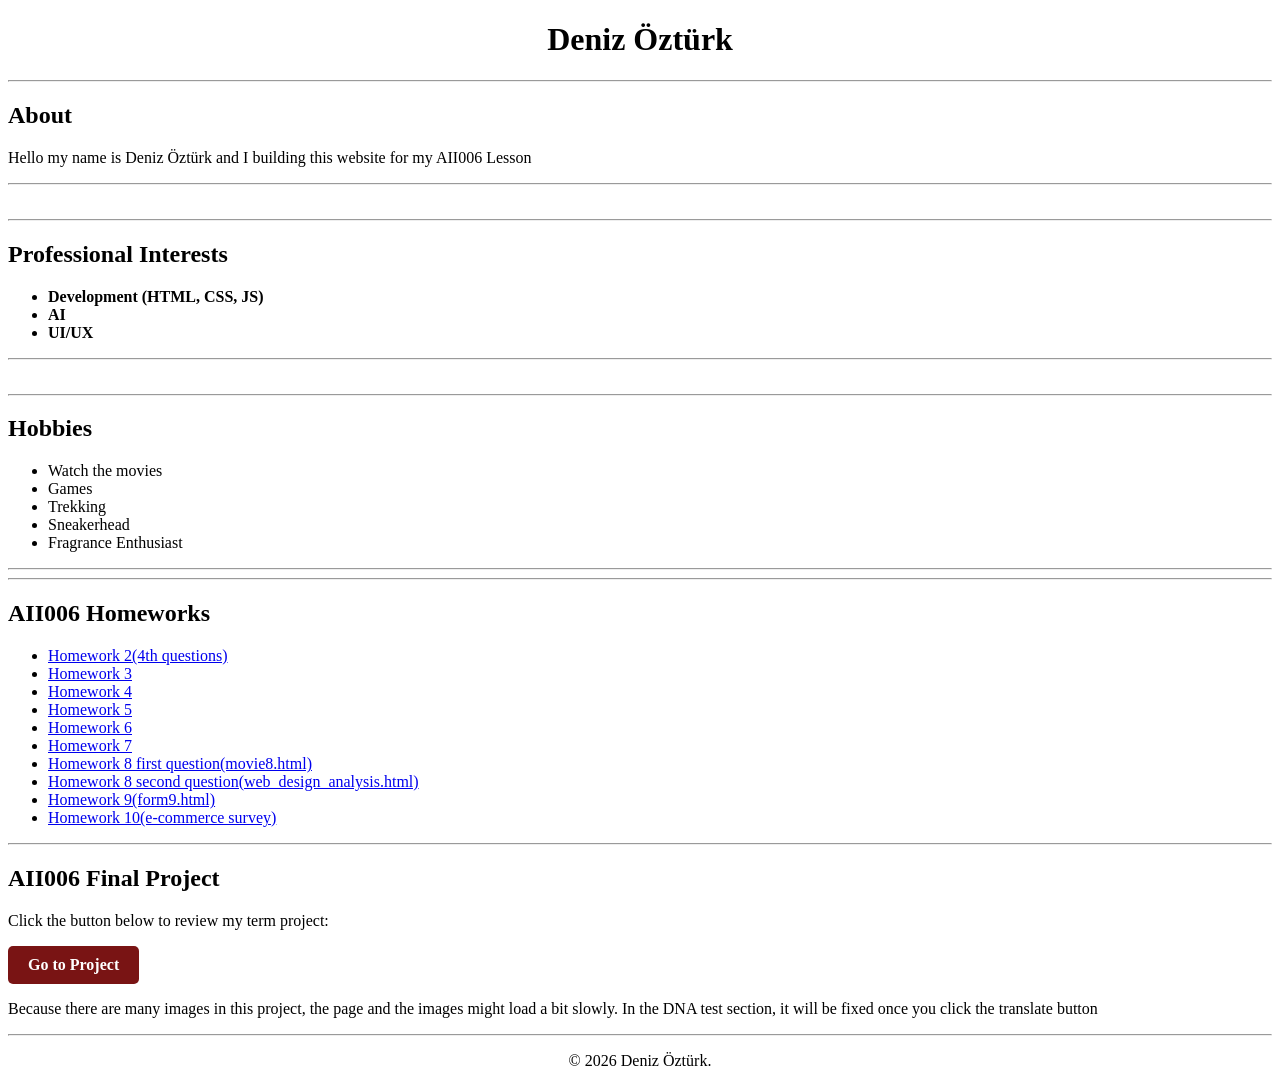
<file: index.html>
<!DOCTYPE html>
<html lang="tr">
<head>
    <meta charset="UTF-8">
    <meta name="viewport" content="width=device-width, initial-scale=1.0">
    <title>Deniz Öztürk | Portfolio</title>
</head>

<body>
    <center>
        <h1>Deniz Öztürk</h1>
    </center>
    <hr>

    <h2>About</h2>
    <p>Hello my name is Deniz Öztürk and I building this website for my AII006 Lesson</p>
    <hr>
    <br>

    <hr>
    <h2>Professional Interests</h2>
    <ul>
        <li><b> Development (HTML, CSS, JS)</b></li>
        <li><b>AI</b></li>
        <li><b>UI/UX</b></li>
    </ul>
    <hr>
    <br>

    <hr>
    <h2>Hobbies</h2>
    <ul class="hobby-list">
        <li>Watch the movies</li>
        <li>Games</li>
        <li>Trekking</li>
        <li>Sneakerhead</li>
        <li>Fragrance Enthusiast</li>
    </ul>
    <hr>

    <hr>
    <h2>AII006 Homeworks</h2>
    <ul>
        <li><a href="AII006_HW2.pdf" target="_blank">Homework 2(4th questions)</a></li>
        <li><a href="AII006_HW3.pdf" target="_blank">Homework 3</a></li>
        <li><a href="AII006_HW4.pdf" target="_blank">Homework 4</a></li>
        <li><a href="AII006_HW5.pdf" target="_blank">Homework 5</a></li>
        <li><a href="AII006_HW6.pdf" target="_blank">Homework 6</a></li>
        <li><a href="AII006_HW7.pdf" target="_blank">Homework 7</a></li>
        <li><a href="movie8.html" target="_blank">Homework 8 first question(movie8.html)</a></li>
        <li><a href="web_design_analysis.html" target="_blank">Homework 8 second question(web_design_analysis.html)</a></li>
        <li><a href="form9.html" target="_blank">Homework 9(form9.html)</a></li>     
        <li><a href="AII006_HW10.html" target="_blank">Homework 10(e-commerce survey)</a></li>           
    </ul>
    <hr>

    <h2>AII006 Final Project</h2>  
    <p>Click the button below to review my term project:</p>
    <p>
        <a href="./AII006_PROJECT_Deniz_Ozturk_20210504/index.html" onclick="window.location.replace(this.href); return false;" style="display: inline-block; padding: 10px 20px; background-color: #791414; color: white; text-decoration: none; border-radius: 5px; font-weight: bold;">
            Go to Project
        </a>
    </p>
    <p >Because there are many images in this project, the page and the images might load a bit slowly. In the DNA test section, it will be fixed once you click the translate button </p>
    <hr>
   

    <footer>
        <center><p>&copy; 2026 Deniz Öztürk.</p></center>
    </footer>

</body>
</html>
</file>
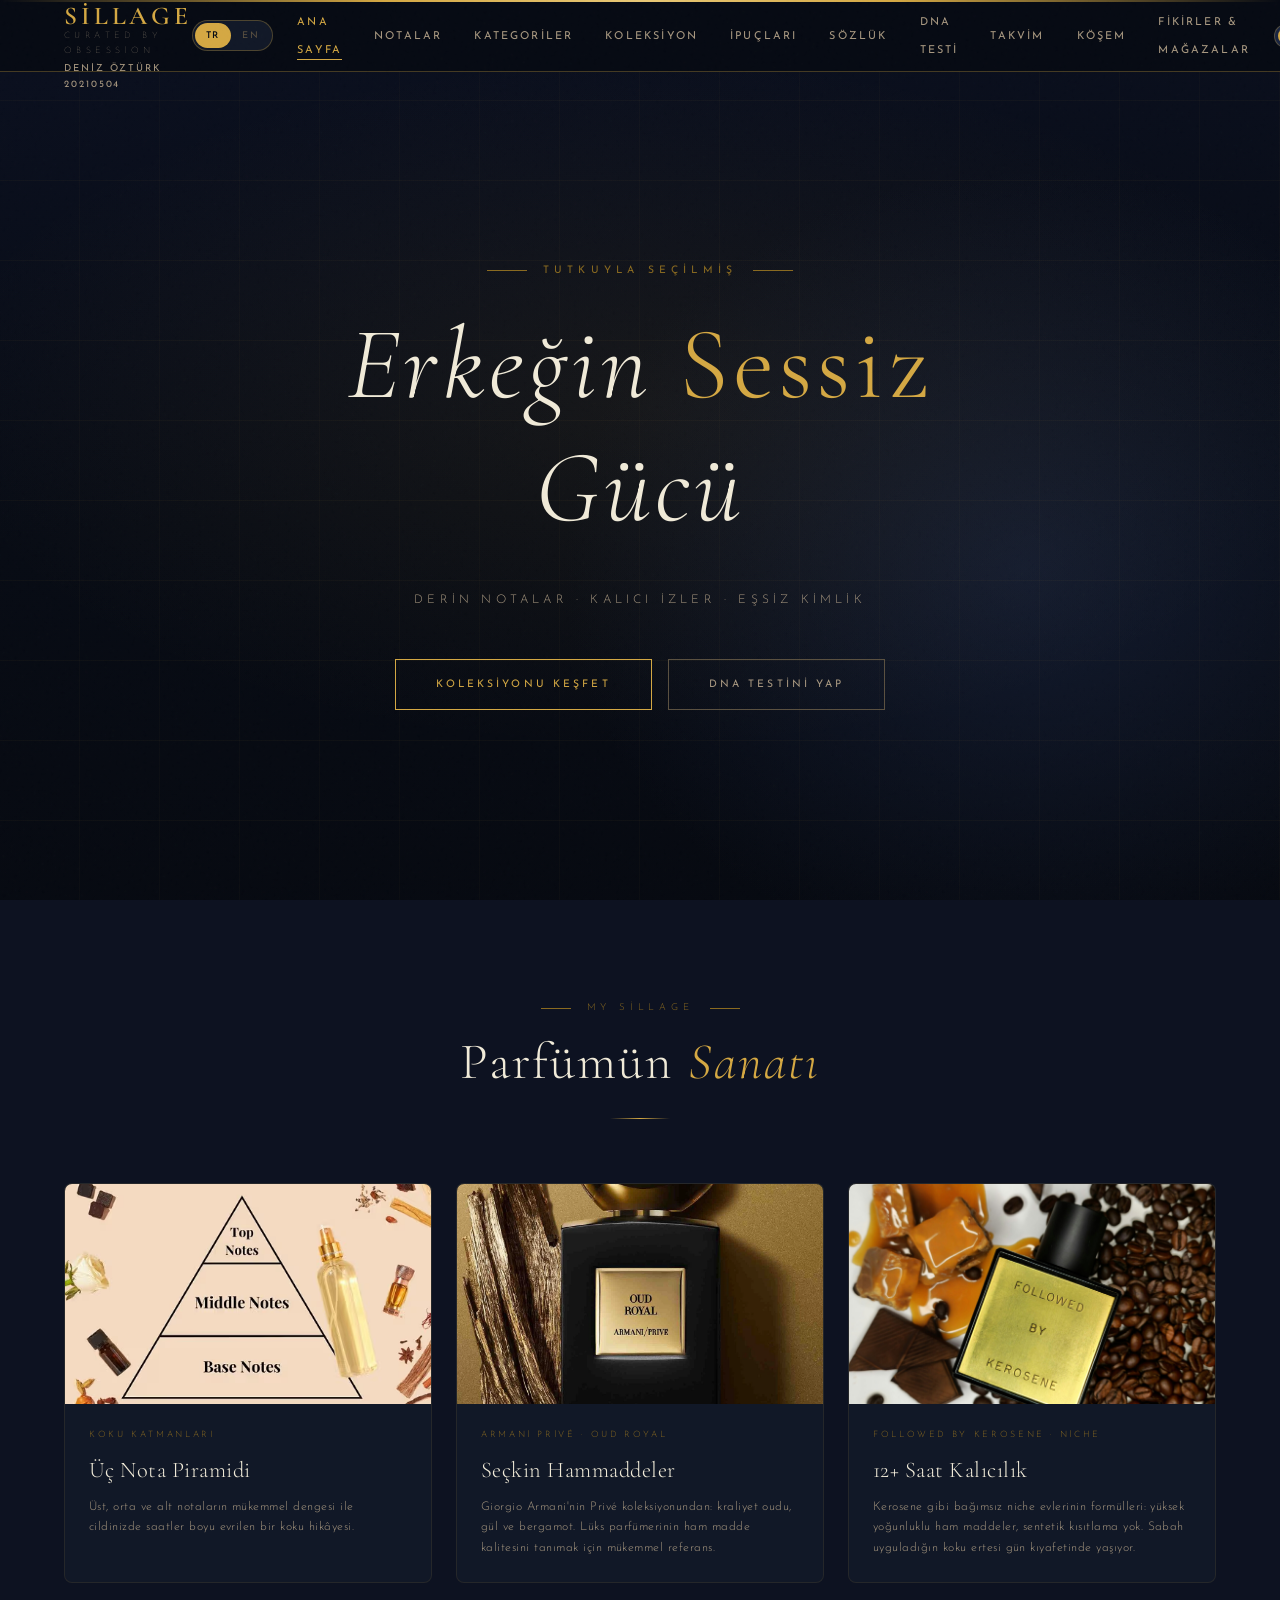
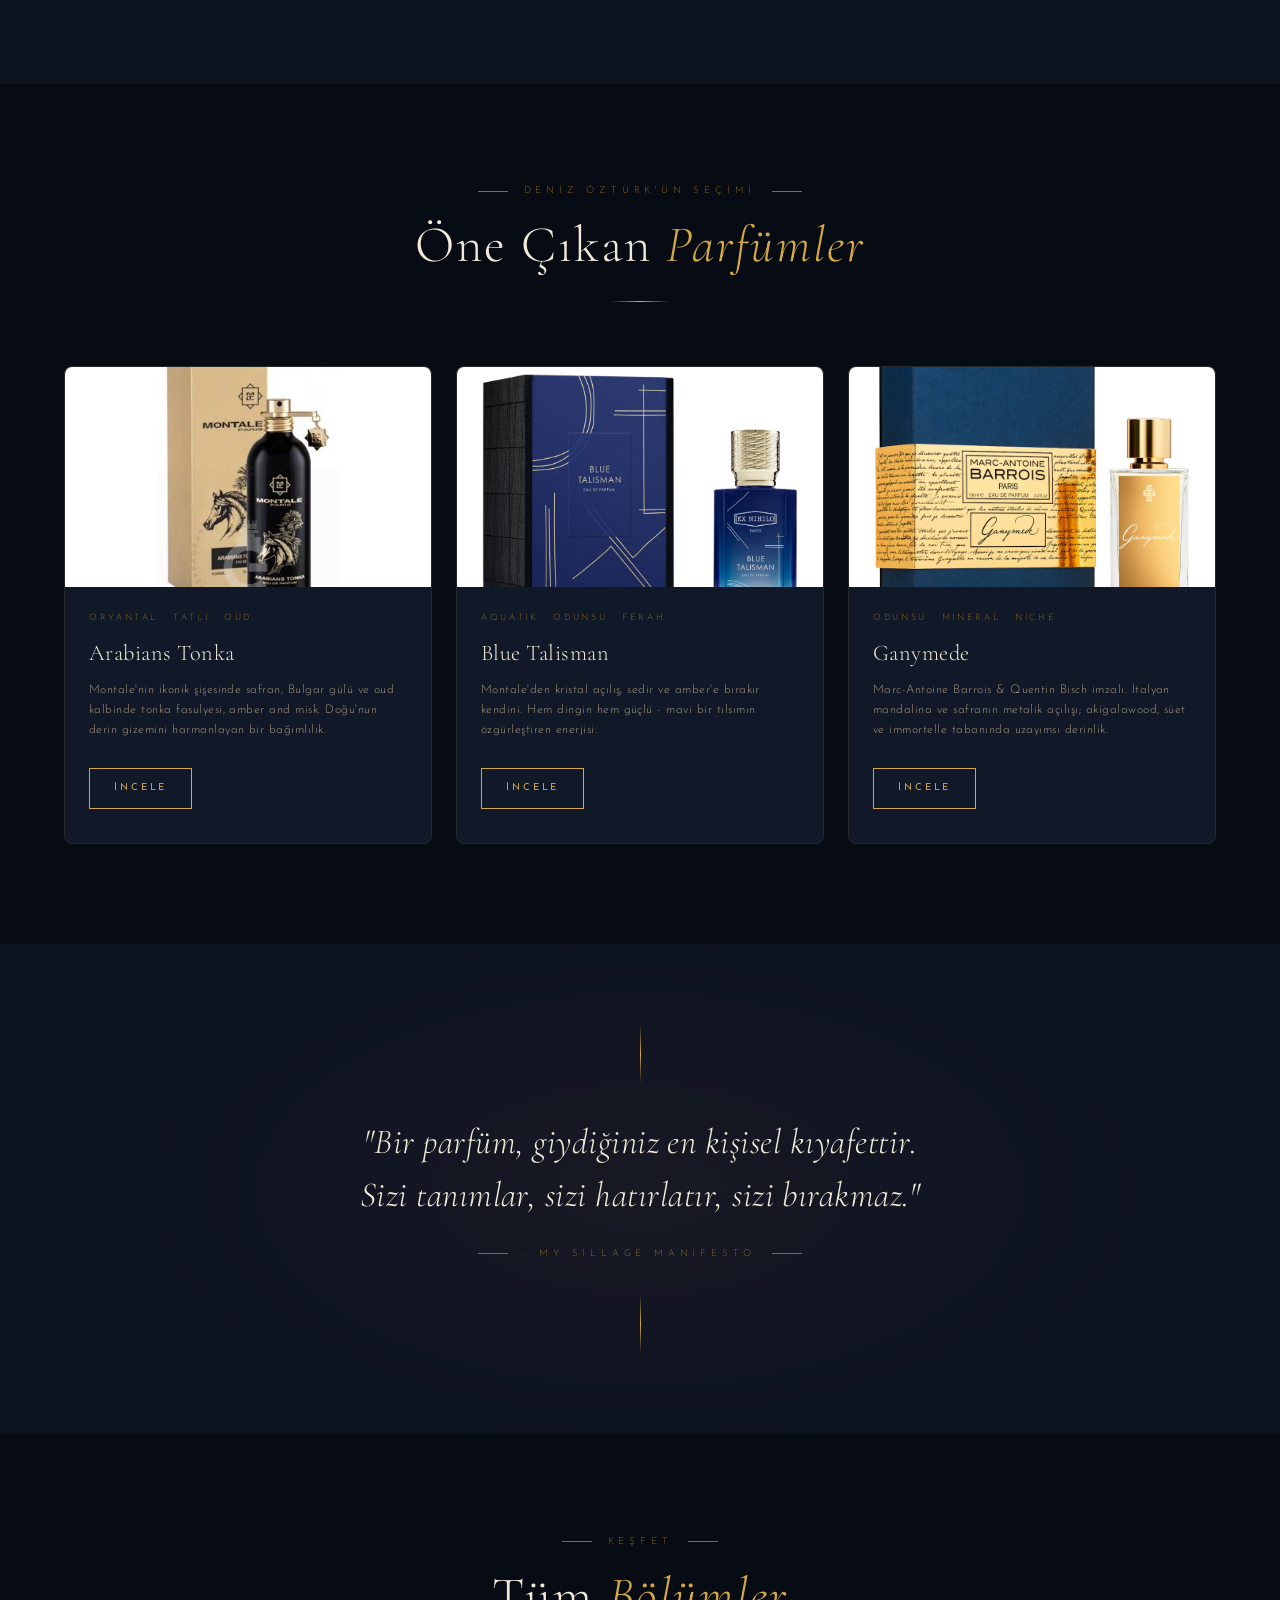
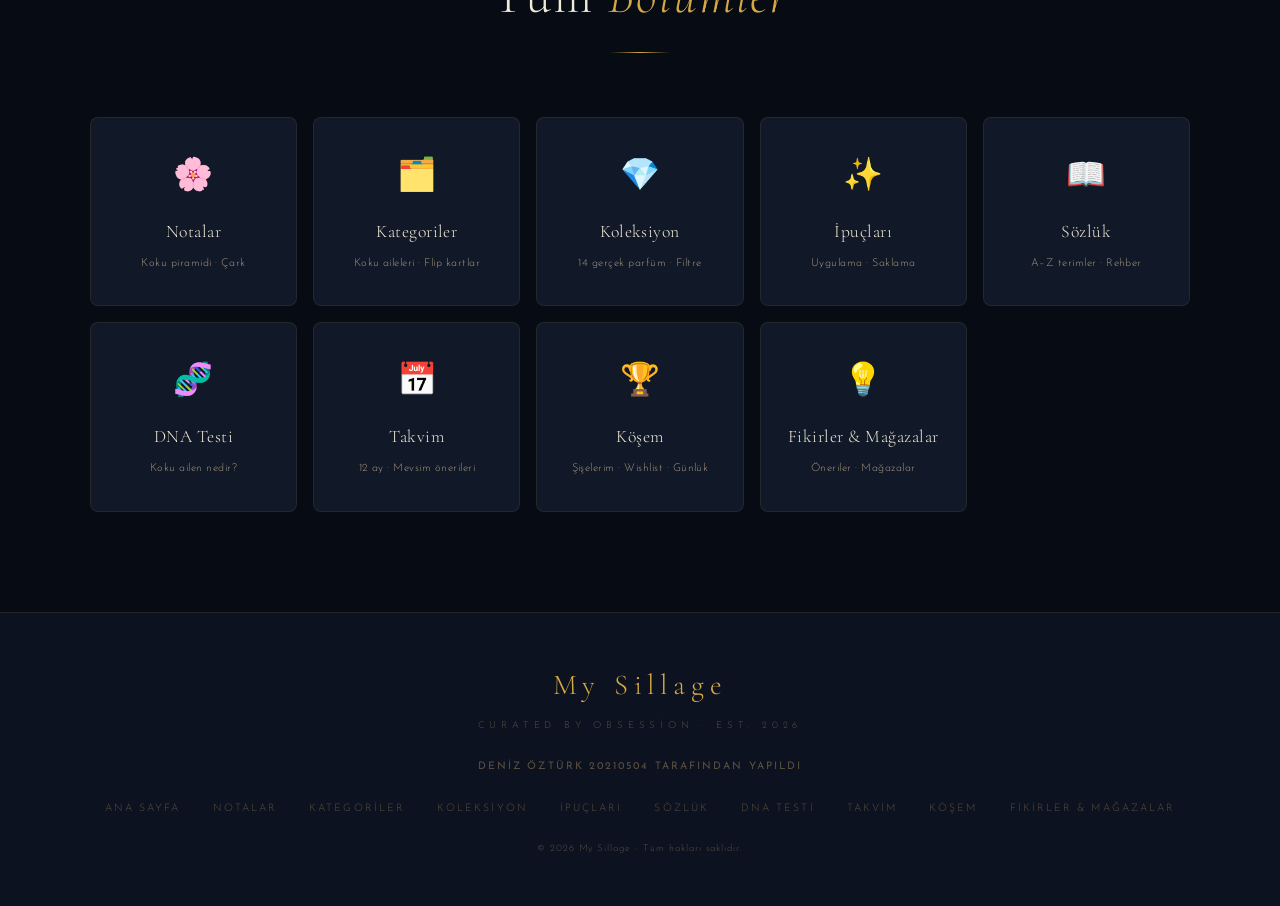
<file: AII006_PROJECT_Deniz_Ozturk_20210504/index.html>
<!DOCTYPE html>
<html lang="tr">
<head>
  <meta charset="UTF-8"/>
  <meta name="viewport" content="width=device-width, initial-scale=1.0"/>
  <title>MY SILLAGE - Erkek Parfümleri</title>
  <link rel="stylesheet" href="css/style.css"/>
</head>
<body>

  <nav class="navbar">
    <a href="index.html" class="navbar-brand">
      <span class="brand-main">My Sillage</span>
      <span class="brand-sub">Curated by Obsession</span>
      <span class="brand-author">Deniz Öztürk 20210504</span>
    </a>
    <div class="nav-right">
      <div class="lang-toggle" onclick="toggleLanguage()" title="Dil Değiştir / Change Language">
        <span class="lang-btn lang-btn-tr">TR</span>
        <span class="lang-btn lang-btn-en">EN</span>
      </div>
      <ul class="nav-links" id="navLinks">
        <li><a href="index.html" class="active" data-tr="Ana Sayfa" data-en="Home">Ana Sayfa</a></li>
        <li><a href="notalar.html" data-tr="Notalar" data-en="Notes">Notalar</a></li>
        <li><a href="kategoriler.html" data-tr="Kategoriler" data-en="Categories">Kategoriler</a></li>
        <li><a href="koleksiyon.html" data-tr="Koleksiyon" data-en="Collection">Koleksiyon</a></li>
        <li><a href="ipuclari.html" data-tr="İpuçları" data-en="Tips">İpuçları</a></li>
        <li><a href="sozluk.html" data-tr="Sözlük" data-en="Glossary">Sözlük</a></li>
        <li><a href="test.html" data-tr="DNA Testi" data-en="DNA Test">DNA Testi</a></li>
        <li><a href="takvim.html" data-tr="Takvim" data-en="Calendar">Takvim</a></li>
        <li><a href="koleksiyonum.html" data-tr="Köşem" data-en="My Corner">Köşem</a></li>
        <li><a href="iletisim.html" data-tr="Fikirler &amp; Mağazalar" data-en="Ideas &amp; Stores">Fikirler &amp; Mağazalar</a></li>
      </ul>
      <div class="theme-toggle" onclick="toggleTheme()" title="Tema Değiştir">
        <div class="theme-toggle-track"><div class="theme-toggle-thumb"></div></div>
        <span class="theme-toggle-icon" id="themeIcon">☀️</span>
      </div>
      <div class="hamburger" onclick="toggleMenu()"><span></span><span></span><span></span></div>
    </div>
  </nav>

  <div class="page-wrapper">


    <section class="hero">
      <div class="hero-bg"></div>
      <div class="hero-content">
        <div class="hero-eyebrow animate-fade-up" data-tr="Tutkuyla Seçilmiş" data-en="Curated with Passion">Tutkuyla Seçilmiş</div>
        <h1 class="animate-fade-up delay-1" data-tr="Erkeğin <span>Sessiz</span><br>Gücü" data-en="The <span>Silent</span><br>Power of Men">Erkeğin <span>Sessiz</span><br>Gücü</h1>
        <p class="hero-subtitle animate-fade-up delay-2" data-tr="Derin notalar · Kalıcı izler · Eşsiz kimlik" data-en="Deep notes · Lasting traces · Unique identity">Derin notalar · Kalıcı izler · Eşsiz kimlik</p>
        <div class="animate-fade-up delay-3" style="display:flex;gap:1rem;justify-content:center;flex-wrap:wrap;">
          <a href="koleksiyon.html" class="btn btn-gold" data-tr="<span>Koleksiyonu Keşfet</span>" data-en="<span>Discover Collection</span>"><span>Koleksiyonu Keşfet</span></a>
          <a href="test.html" class="btn btn-outline" data-tr="<span>DNA Testini Yap</span>" data-en="<span>Take DNA Test</span>"><span>DNA Testini Yap</span></a>
        </div>
      </div>
    </section>


    <section class="section" style="background:var(--bg-secondary);">
      <div class="section-header reveal">
        <div class="section-eyebrow" data-tr="My Sillage" data-en="My Sillage">My Sillage</div>
        <h2 class="section-title" data-tr="Parfümün <em>Sanatı</em>" data-en="The <em>Art</em> of Perfume">Parfümün <em>Sanatı</em></h2>
        <div class="section-divider"></div>
      </div>
      <div class="card-grid">
        <div class="card reveal delay-1">
          <div class="card-img">
            <img src="assets/images/üç nota piramidi.avif" alt="Notalar"/>
          </div>
          <div class="card-body">
            <div class="card-tag" data-tr="Koku Katmanları" data-en="Scent Layers">Koku Katmanları</div>
            <div class="card-title" data-tr="Üç Nota Piramidi" data-en="Three Note Pyramid">Üç Nota Piramidi</div>
            <p class="card-text" data-tr="Üst, orta ve alt notaların mükemmel dengesi ile cildinizde saatler boyu evrilen bir koku hikâyesi." data-en="A fragrance story that evolves on your skin for hours with the perfect balance of top, heart, and base notes.">Üst, orta ve alt notaların mükemmel dengesi ile cildinizde saatler boyu evrilen bir koku hikâyesi.</p>
          </div>
        </div>
        <div class="card reveal delay-2">
          <div class="card-img">
            <img src="assets/images/armani prive oud royal.jpg" alt="Armani Privé Oud Royal"/>
          </div>
          <div class="card-body">
            <div class="card-tag" data-tr="Armani Privé · Oud Royal" data-en="Armani Privé · Oud Royal">Armani Privé · Oud Royal</div>
            <div class="card-title" data-tr="Seçkin Hammaddeler" data-en="Elite Ingredients">Seçkin Hammaddeler</div>
            <p class="card-text" data-tr="Giorgio Armani'nin Privé koleksiyonundan: kraliyet oudu, gül ve bergamot. Lüks parfümerinin ham madde kalitesini tanımak için mükemmel referans." data-en="From Giorgio Armani's Privé collection: royal oud, rose, and bergamot. A perfect reference for recognizing the ingredient quality of luxury perfumery.">Giorgio Armani'nin Privé koleksiyonundan: kraliyet oudu, gül ve bergamot. Lüks parfümerinin ham madde kalitesini tanımak için mükemmel referans.</p>
          </div>
        </div>
        <div class="card reveal delay-3">
          <div class="card-img">
            <img src="assets/images/followed by kerosene.jpg" alt="Followed Kerosene"/>
          </div>
          <div class="card-body">
            <div class="card-tag" data-tr="Followed by Kerosene · Niche" data-en="Followed by Kerosene · Niche">Followed by Kerosene · Niche</div>
            <div class="card-title" data-tr="12+ Saat Kalıcılık" data-en="12+ Hours Longevity">12+ Saat Kalıcılık</div>
            <p class="card-text" data-tr="Kerosene gibi bağımsız niche evlerinin formülleri: yüksek yoğunluklu ham maddeler, sentetik kısıtlama yok. Sabah uyguladığın koku ertesi gün kıyafetinde yaşıyor." data-en="Formulas from independent niche houses like Kerosene: high-intensity raw materials, no synthetic restrictions. The scent you apply in the morning lives on your clothes the next day.">Kerosene gibi bağımsız niche evlerinin formülleri: yüksek yoğunluklu ham maddeler, sentetik kısıtlama yok. Sabah uyguladığın koku ertesi gün kıyafetinde yaşıyor.</p>
          </div>
        </div>
      </div>
    </section>


    <section class="section">
      <div class="section-header reveal">
        <div class="section-eyebrow" data-tr="Deniz Öztürk'ün Seçimi" data-en="Deniz Öztürk's Choice">Deniz Öztürk'ün Seçimi</div>
        <h2 class="section-title" data-tr="Öne Çıkan <em>Parfümler</em>" data-en="Featured <em>Perfumes</em>">Öne Çıkan <em>Parfümler</em></h2>
        <div class="section-divider"></div>
      </div>
      <div class="card-grid">
        <div class="card reveal">
          <div class="card-img">
            <img src="assets/images/arabians tonka.jpg" alt="Montale Arabians Tonka"/>
          </div>
          <div class="card-body">
            <div class="card-tag" data-tr="Oryantal · Tatlı · Oud" data-en="Oriental · Sweet · Oud">Oryantal · Tatlı · Oud</div>
            <div class="card-title">Arabians Tonka</div>
            <p class="card-text" data-tr="Montale'nin ikonik şişesinde safran, Bulgar gülü ve oud kalbinde tonka fasulyesi, amber and misk. Doğu'nun derin gizemini harmanlayan bir bağımlılık." data-en="Saffron, Bulgarian rose, and oud in Montale's iconic bottle, with tonka bean, amber, and musk at its heart. An addiction blending the deep mysteries of the East.">Montale'nin ikonik şişesinde safran, Bulgar gülü ve oud kalbinde tonka fasulyesi, amber and misk. Doğu'nun derin gizemini harmanlayan bir bağımlılık.</p>
            <br/>
            <a href="koleksiyon.html" class="btn btn-gold" style="padding:.7rem 1.5rem;font-size:.6rem;" data-tr="<span>İncele</span>" data-en="<span>View</span>"><span>İncele</span></a>
          </div>
        </div>
        <div class="card reveal delay-1">
          <div class="card-img">
            <img src="assets/images/blue talisman.jpeg" alt="Ex nihilo Blue Talisman"/>
          </div>
          <div class="card-body">
            <div class="card-tag" data-tr="Aquatik · Odunsu · Ferah" data-en="Aquatic · Woody · Fresh">Aquatik · Odunsu · Ferah</div>
            <div class="card-title">Blue Talisman</div>
            <p class="card-text" data-tr="Montale'den kristal açılış, sedir ve amber'e bırakır kendini. Hem dingin hem güçlü - mavi bir tılsımın özgürleştiren enerjisi." data-en="Crystal opening from Montale, leaves itself to cedar and amber. Both serene and powerful - the liberating energy of a blue talisman.">Montale'den kristal açılış, sedir ve amber'e bırakır kendini. Hem dingin hem güçlü - mavi bir tılsımın özgürleştiren enerjisi.</p>
            <br/>
            <a href="koleksiyon.html" class="btn btn-gold" style="padding:.7rem 1.5rem;font-size:.6rem;" data-tr="<span>İncele</span>" data-en="<span>View</span>"><span>İncele</span></a>
          </div>
        </div>
        <div class="card reveal delay-2">
          <div class="card-img">
            <img src="assets/images/ganymede.avif" alt="Marc-Antoine Barrois Ganymede"/>
          </div>
          <div class="card-body">
            <div class="card-tag" data-tr="Odunsu · Mineral · Niche" data-en="Woody · Mineral · Niche">Odunsu · Mineral · Niche</div>
            <div class="card-title">Ganymede</div>
            <p class="card-text" data-tr="Marc-Antoine Barrois & Quentin Bisch imzalı. İtalyan mandalina ve safranın metalik açılışı; akigalawood, süet ve immortelle tabanında uzayımsı derinlik." data-en="Signed by Marc-Antoine Barrois & Quentin Bisch. Metallic opening of Italian mandarin and saffron; cosmic depth on a base of akigalawood, suede, and immortelle.">Marc-Antoine Barrois & Quentin Bisch imzalı. İtalyan mandalina ve safranın metalik açılışı; akigalawood, süet ve immortelle tabanında uzayımsı derinlik.</p>
            <br/>
            <a href="koleksiyon.html" class="btn btn-gold" style="padding:.7rem 1.5rem;font-size:.6rem;" data-tr="<span>İncele</span>" data-en="<span>View</span>"><span>İncele</span></a>
          </div>
        </div>
      </div>
    </section>


    <section style="padding:80px 5%;background:var(--bg-secondary);text-align:center;position:relative;overflow:hidden;">
      <div style="position:absolute;inset:0;background:radial-gradient(ellipse 60% 80% at 50% 50%,rgba(212,168,67,0.05) 0%,transparent 70%);"></div>
      <blockquote style="position:relative;max-width:700px;margin:0 auto;">
        <div class="gold-line" style="margin-bottom:2rem;"></div>
        <p style="font-family:var(--font-display);font-size:clamp(1.4rem,3vw,2.2rem);font-style:italic;color:var(--text-primary);line-height:1.5;margin-bottom:1.5rem;" data-tr="&quot;Bir parfüm, giydiğiniz en kişisel kıyafettir.<br>Sizi tanımlar, sizi hatırlatır, sizi bırakmaz.&quot;" data-en="&quot;A perfume is the most personal garment you wear.<br>It defines you, reminds of you, and never leaves you.&quot;">
          "Bir parfüm, giydiğiniz en kişisel kıyafettir.<br>Sizi tanımlar, sizi hatırlatır, sizi bırakmaz."
        </p>
        <div class="section-eyebrow" style="justify-content:center;" data-tr="- My Sillage Manifesto" data-en="- My Sillage Manifesto">- My Sillage Manifesto</div>
        <div class="gold-line" style="margin-top:2rem;"></div>
      </blockquote>
    </section>


    <section class="section">
      <div class="section-header reveal">
        <div class="section-eyebrow" data-tr="Keşfet" data-en="Explore">Keşfet</div>
        <h2 class="section-title" data-tr="Tüm <em>Bölümler</em>" data-en="All <em>Sections</em>">Tüm <em>Bölümler</em></h2>
        <div class="section-divider"></div>
      </div>
      <div style="display:grid;grid-template-columns:repeat(auto-fit,minmax(180px,1fr));gap:1rem;max-width:1100px;margin:0 auto;">
        <a href="notalar.html" class="card reveal" style="text-align:center;padding:2rem 1rem;text-decoration:none;">
          <div style="font-size:2rem;margin-bottom:.8rem;">🌸</div>
          <div class="card-title" style="font-size:1.1rem;" data-tr="Notalar" data-en="Notes">Notalar</div>
          <p class="card-text" style="margin-top:.3rem;font-size:.68rem;" data-tr="Koku piramidi · Çark" data-en="Scent pyramid · Wheel">Koku piramidi · Çark</p>
        </a>
        <a href="kategoriler.html" class="card reveal delay-1" style="text-align:center;padding:2rem 1rem;text-decoration:none;">
          <div style="font-size:2rem;margin-bottom:.8rem;">🗂️</div>
          <div class="card-title" style="font-size:1.1rem;" data-tr="Kategoriler" data-en="Categories">Kategoriler</div>
          <p class="card-text" style="margin-top:.3rem;font-size:.68rem;" data-tr="Koku aileleri · Flip kartlar" data-en="Scent families · Flip cards">Koku aileleri · Flip kartlar</p>
        </a>
        <a href="koleksiyon.html" class="card reveal delay-2" style="text-align:center;padding:2rem 1rem;text-decoration:none;">
          <div style="font-size:2rem;margin-bottom:.8rem;">💎</div>
          <div class="card-title" style="font-size:1.1rem;" data-tr="Koleksiyon" data-en="Collection">Koleksiyon</div>
          <p class="card-text" style="margin-top:.3rem;font-size:.68rem;" data-tr="14 gerçek parfüm · Filtre" data-en="14 real perfumes · Filter">14 gerçek parfüm · Filtre</p>
        </a>
        <a href="ipuclari.html" class="card reveal delay-3" style="text-align:center;padding:2rem 1rem;text-decoration:none;">
          <div style="font-size:2rem;margin-bottom:.8rem;">✨</div>
          <div class="card-title" style="font-size:1.1rem;" data-tr="İpuçları" data-en="Tips">İpuçları</div>
          <p class="card-text" style="margin-top:.3rem;font-size:.68rem;" data-tr="Uygulama · Saklama" data-en="Application · Storage">Uygulama · Saklama</p>
        </a>
        <a href="sozluk.html" class="card reveal" style="text-align:center;padding:2rem 1rem;text-decoration:none;">
          <div style="font-size:2rem;margin-bottom:.8rem;">📖</div>
          <div class="card-title" style="font-size:1.1rem;" data-tr="Sözlük" data-en="Glossary">Sözlük</div>
          <p class="card-text" style="margin-top:.3rem;font-size:.68rem;" data-tr="A–Z terimler · Rehber" data-en="A–Z terms · Guide">A–Z terimler · Rehber</p>
        </a>
        <a href="test.html" class="card reveal delay-1" style="text-align:center;padding:2rem 1rem;text-decoration:none;">
          <div style="font-size:2rem;margin-bottom:.8rem;">🧬</div>
          <div class="card-title" style="font-size:1.1rem;" data-tr="DNA Testi" data-en="DNA Test">DNA Testi</div>
          <p class="card-text" style="margin-top:.3rem;font-size:.68rem;" data-tr="Koku ailen nedir?" data-en="What is your scent family?">Koku ailen nedir?</p>
        </a>
        <a href="takvim.html" class="card reveal delay-2" style="text-align:center;padding:2rem 1rem;text-decoration:none;">
          <div style="font-size:2rem;margin-bottom:.8rem;">📅</div>
          <div class="card-title" style="font-size:1.1rem;" data-tr="Takvim" data-en="Calendar">Takvim</div>
          <p class="card-text" style="margin-top:.3rem;font-size:.68rem;" data-tr="12 ay · Mevsim önerileri" data-en="12 months · Seasonal suggestions">12 ay · Mevsim önerileri</p>
        </a>
        <a href="koleksiyonum.html" class="card reveal delay-3" style="text-align:center;padding:2rem 1rem;text-decoration:none;">
          <div style="font-size:2rem;margin-bottom:.8rem;">🏆</div>
          <div class="card-title" style="font-size:1.1rem;" data-tr="Köşem" data-en="My Corner">Köşem</div>
          <p class="card-text" style="margin-top:.3rem;font-size:.68rem;" data-tr="Şişelerim · Wishlist · Günlük" data-en="My Bottles · Wishlist · Journal">Şişelerim · Wishlist · Günlük</p>
        </a>
        <a href="iletisim.html" class="card reveal" style="text-align:center;padding:2rem 1rem;text-decoration:none;">
          <div style="font-size:2rem;margin-bottom:.8rem;">💡</div>
          <div class="card-title" style="font-size:1.1rem;" data-tr="Fikirler &amp; Mağazalar" data-en="Ideas &amp; Stores">Fikirler &amp; Mağazalar</div>
          <p class="card-text" style="margin-top:.3rem;font-size:.68rem;" data-tr="Öneriler · Mağazalar" data-en="Suggestions · Stores">Öneriler · Mağazalar</p>
        </a>
      </div>
    </section>

  </div>

  <footer>
    <div class="footer-brand">My Sillage</div>
    <div class="footer-tagline" data-tr="Curated by Obsession · Est. 2026" data-en="Curated by Obsession · Est. 2026">Curated by Obsession · Est. 2026</div>
    <div class="footer-author" data-tr="Deniz Öztürk 20210504 tarafından yapıldı" data-en="by Deniz Öztürk 20210504">Deniz Öztürk 20210504 tarafından yapıldı</div>
    <nav class="footer-links">
      <a href="index.html" data-tr="Ana Sayfa" data-en="Home">Ana Sayfa</a><a href="notalar.html" data-tr="Notalar" data-en="Notes">Notalar</a>
      <a href="kategoriler.html" data-tr="Kategoriler" data-en="Categories">Kategoriler</a><a href="koleksiyon.html" data-tr="Koleksiyon" data-en="Collection">Koleksiyon</a>
      <a href="ipuclari.html" data-tr="İpuçları" data-en="Tips">İpuçları</a><a href="sozluk.html" data-tr="Sözlük" data-en="Glossary">Sözlük</a>
      <a href="test.html" data-tr="DNA Testi" data-en="DNA Test">DNA Testi</a><a href="takvim.html" data-tr="Takvim" data-en="Calendar">Takvim</a>
      <a href="koleksiyonum.html" data-tr="Köşem" data-en="My Corner">Köşem</a><a href="iletisim.html" data-tr="Fikirler &amp; Mağazalar" data-en="Ideas &amp; Stores">Fikirler &amp; Mağazalar</a>
    </nav>
    <p class="footer-copy" data-tr="© 2026 My Sillage - Tüm hakları saklıdır." data-en="© 2026 My Sillage - All rights reserved.">© 2026 My Sillage - Tüm hakları saklıdır.</p>
  </footer>

  <script src="js/main.js"></script>
  <script src="js/language.js"></script>
</body>
</html>
</file>
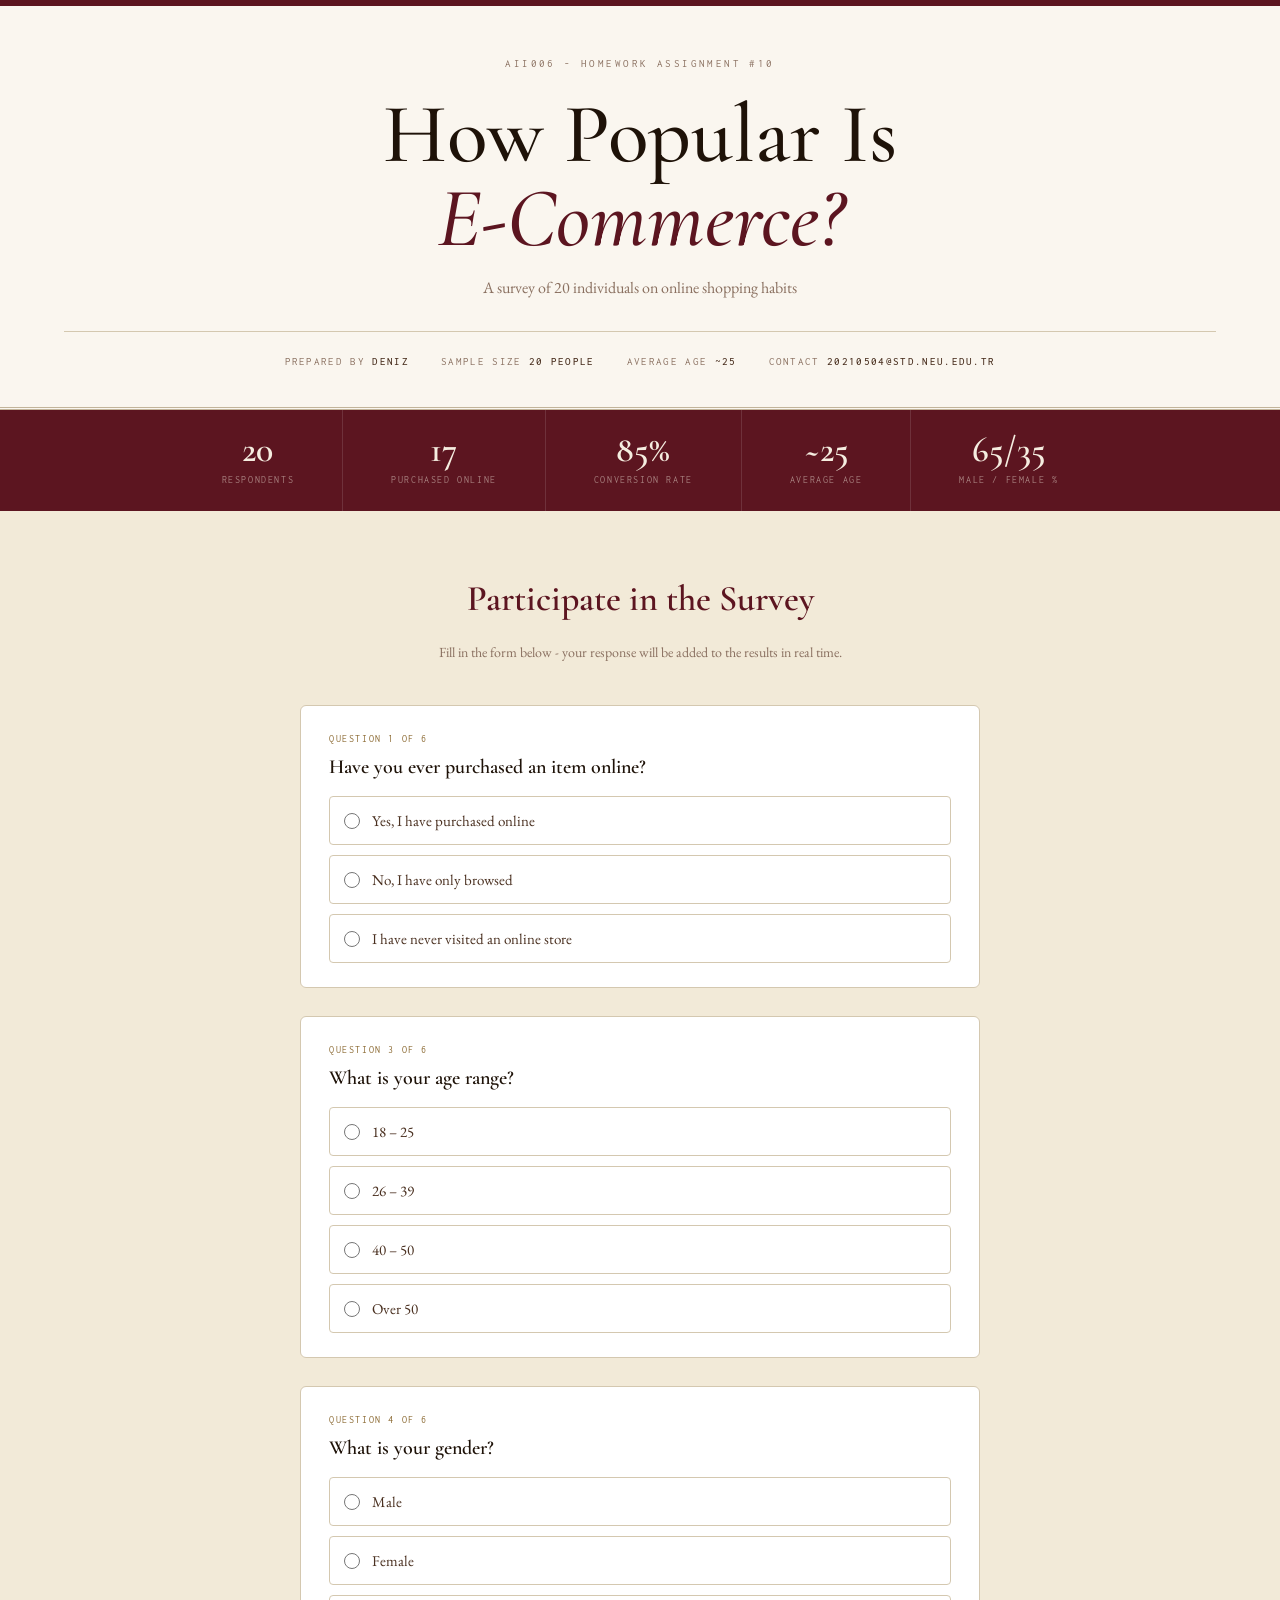
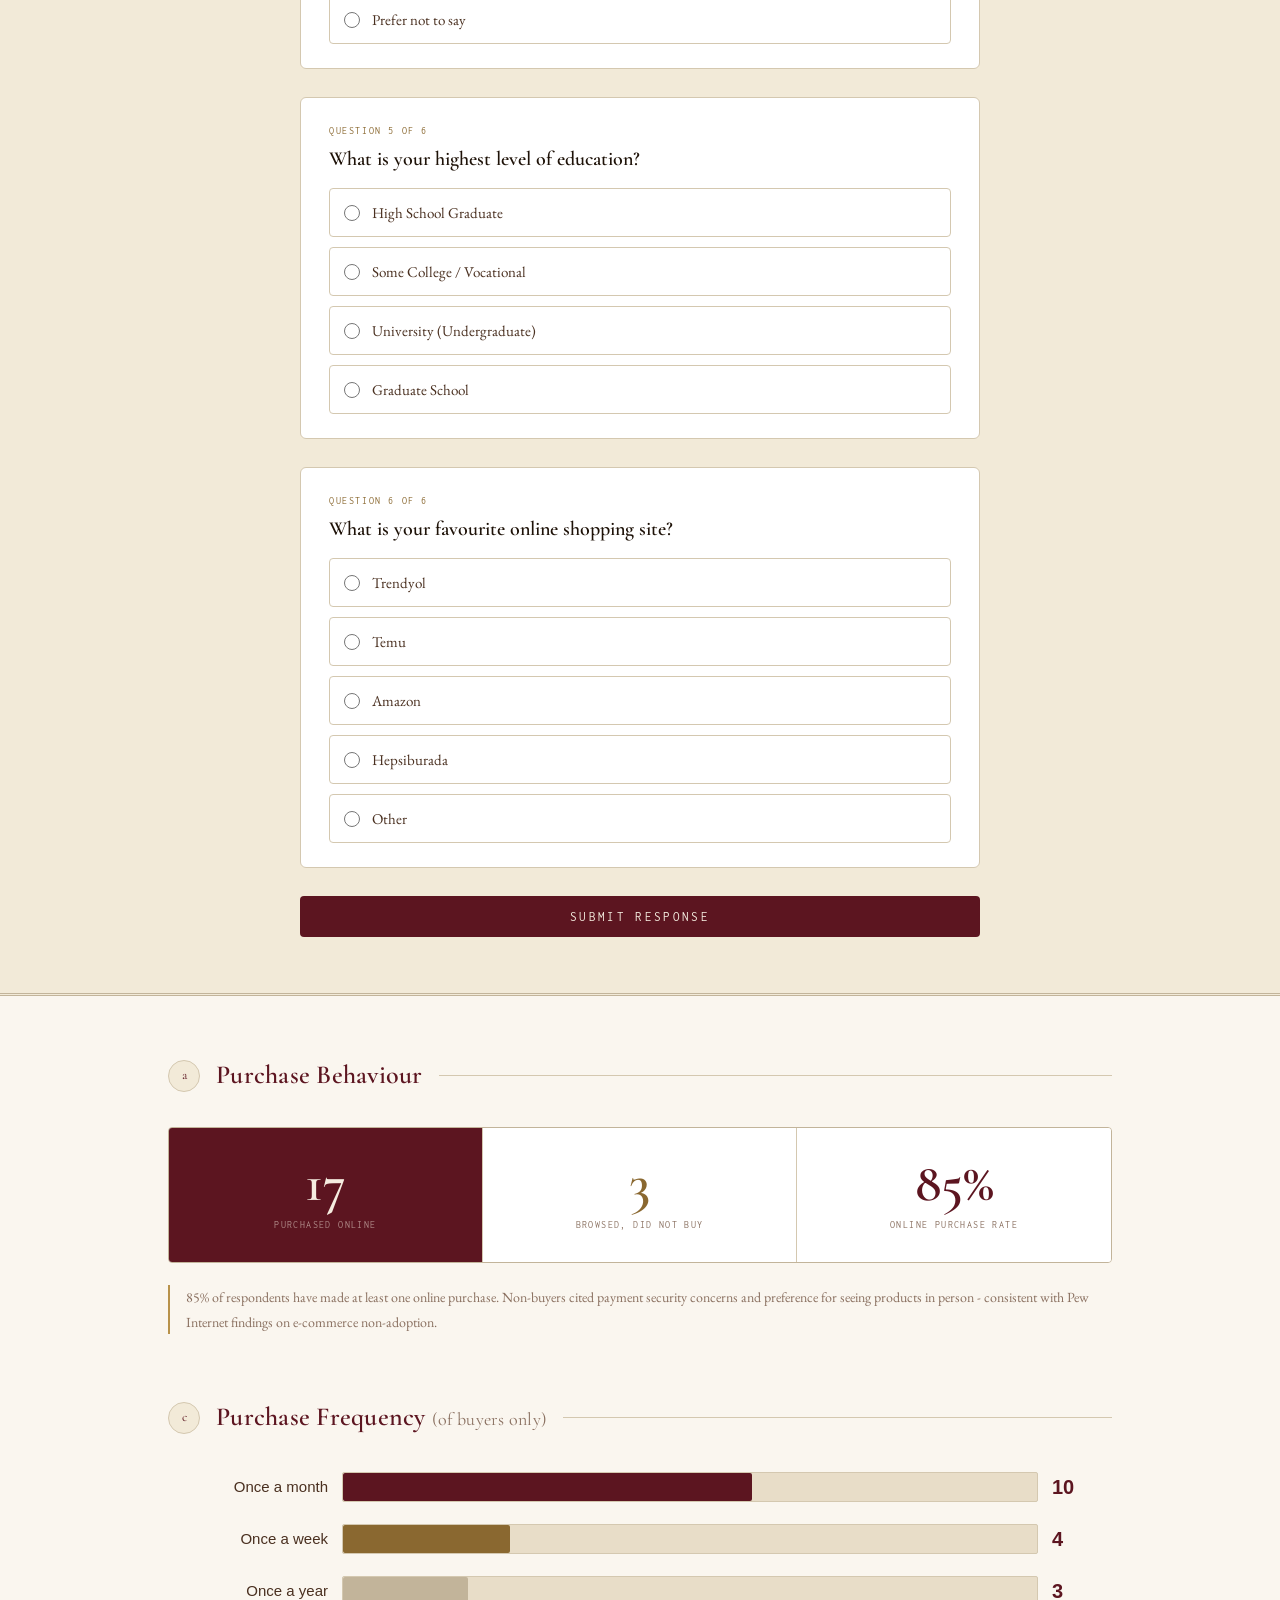
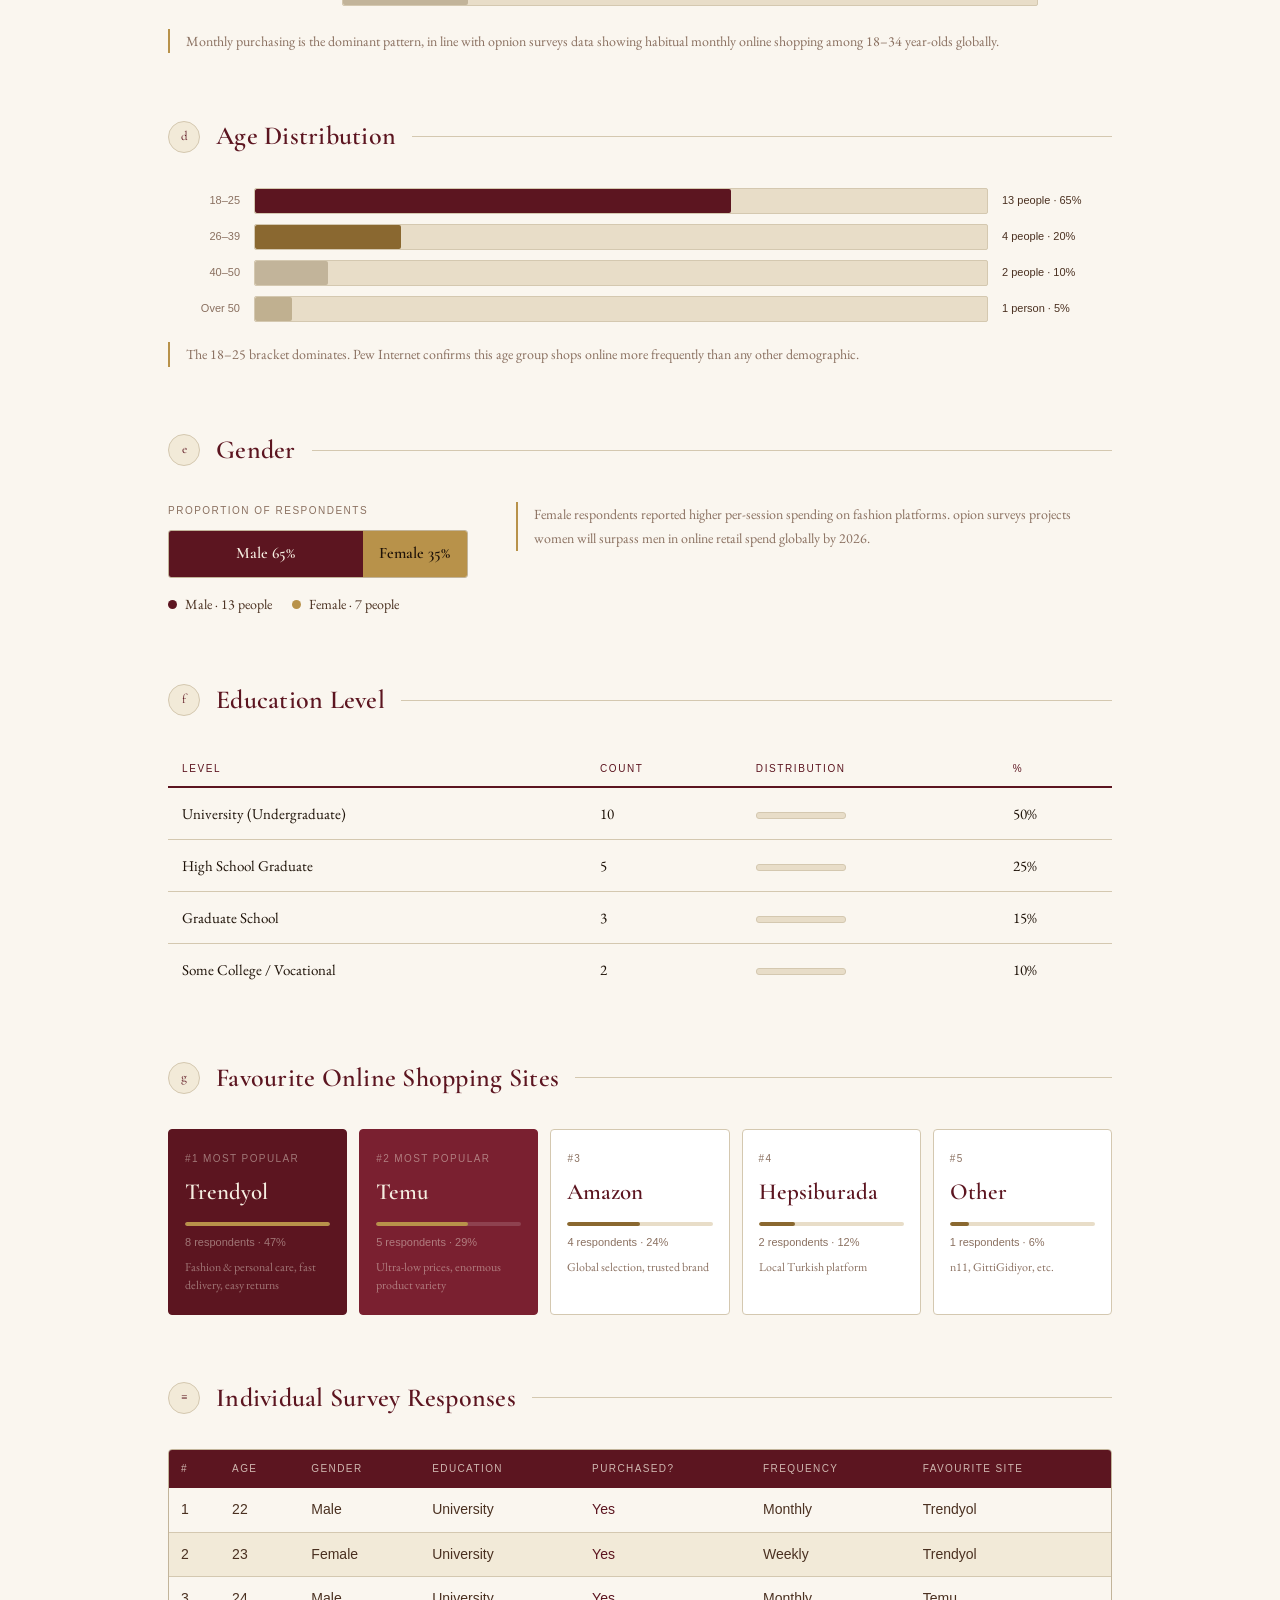
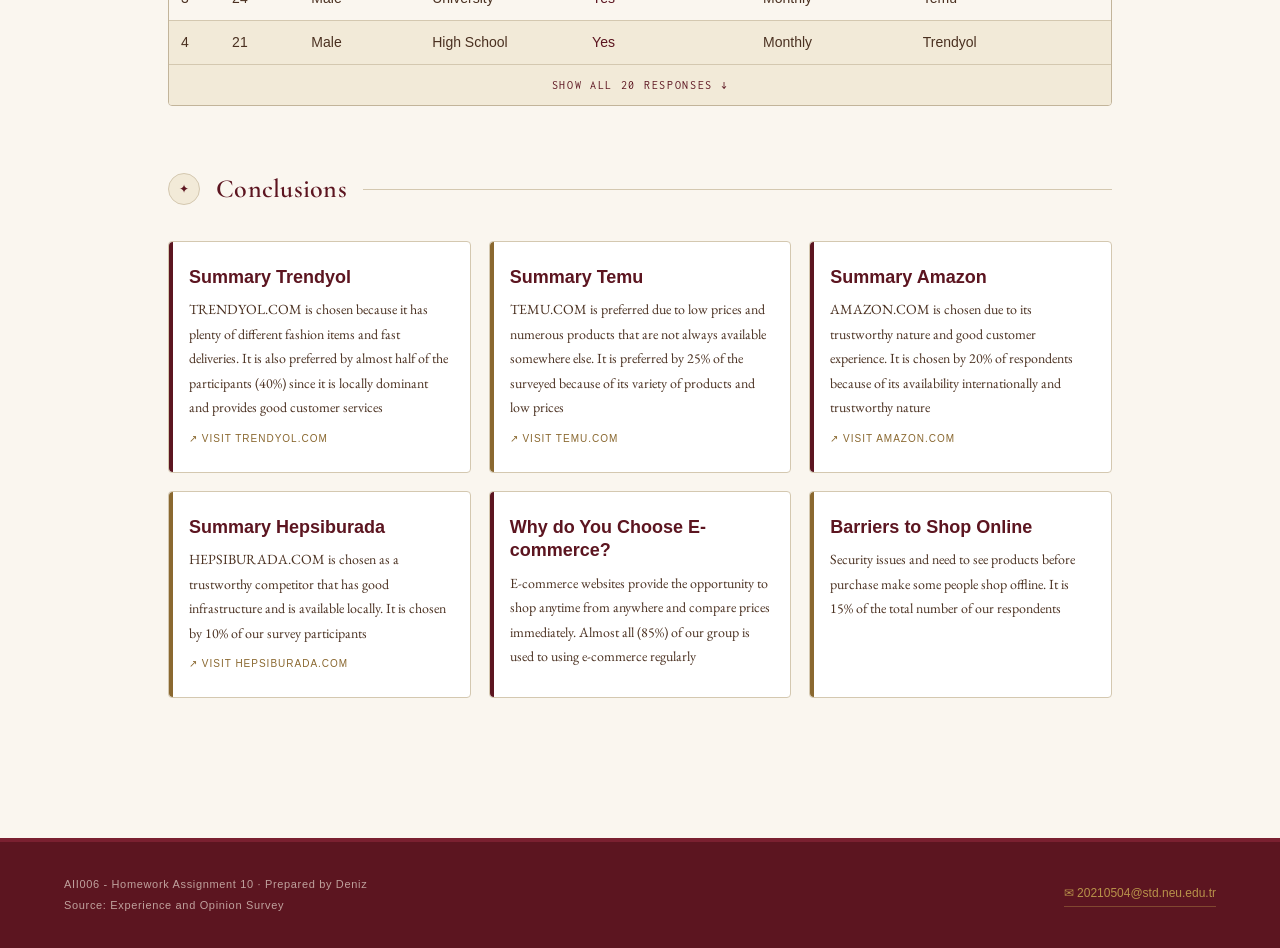
<file: AII006_HW10.html>
<!DOCTYPE html>
<html lang="en">
<head>
  <meta charset="UTF-8" />
  <meta name="viewport" content="width=device-width, initial-scale=1.0" />
  <title>E-Commerce Survey - AII006 HW10</title>
  <link href="https://fonts.googleapis.com/css2?family=Cormorant+Garamond:ital,wght@0,400;0,500;0,600;1,400;1,500&family=EB+Garamond:ital,wght@0,400;0,500;1,400&family=Inconsolata:wght@300;400;500&display=swap" rel="stylesheet" />
  <style>
    :root {
      --cream:#faf6ef; --warm:#f2ead8; --warm2:#e8ddc8;
      --border:#d4c8b0; --border2:#c2b49a;
      --maroon:#5c1520; --maroon2:#7a2030; --maroon-lt:#a04050;
      --gold:#8a6830; --gold-lt:#b8924a;
      --ink:#1e1208; --ink2:#4a3020; --muted:#8a7060;
    }
    *,*::before,*::after{box-sizing:border-box;margin:0;padding:0}
    body{background:var(--cream);color:var(--ink);font-family:'EB Garamond',serif;font-size:16px;line-height:1.8}
    .top-rule{height:6px;background:var(--maroon)}


    .masthead{background:var(--cream);border-bottom:3px double var(--border2);padding:48px 64px 36px;text-align:center}
    .masthead-eyebrow{font-family:'Inconsolata',monospace;font-size:11px;letter-spacing:.22em;text-transform:uppercase;color:var(--muted);margin-bottom:18px}
    .masthead h1{font-family:'Cormorant Garamond',serif;font-size:clamp(42px,7vw,84px);font-weight:500;line-height:1;color:var(--ink);margin-bottom:14px}
    .masthead h1 em{font-style:calibri;color:var(--maroon)}
    .masthead-sub{font-family:'EB Garamond',serif;font-size:16px;font-style:calibri;color:var(--muted);margin-bottom:28px}
    .masthead-meta{display:flex;justify-content:center;gap:32px;flex-wrap:wrap;font-family:'Inconsolata',monospace;font-size:11px;letter-spacing:.12em;text-transform:uppercase;color:var(--muted);padding-top:20px;border-top:1px solid var(--border)}
    .masthead-meta span b{color:var(--ink2);font-weight:500}


    .numbers-bar{background:var(--maroon);display:flex;justify-content:center;flex-wrap:wrap}
    .nb-item{padding:22px 48px;text-align:center;border-right:1px solid rgba(255,255,255,.12)}
    .nb-item:last-child{border-right:none}
    .nb-num{font-family:'Cormorant Garamond',serif;font-size:36px;font-weight:600;color:#f5ede0;line-height:1;margin-bottom:3px}
    .nb-lbl{font-family:'Inconsolata',monospace;font-size:10px;letter-spacing:.16em;text-transform:uppercase;color:rgba(245,237,224,.5)}


    .form-wrap{background:var(--warm);border-bottom:3px double var(--border2);padding:56px 64px}
    .form-header{text-align:center;margin-bottom:40px}
    .form-header h2{font-family:'Cormorant Garamond',serif;font-size:36px;font-weight:600;color:var(--maroon);margin-bottom:8px}
    .form-header p{font-size:14px;font-style:calibri;color:var(--muted)}
    .form-inner{max-width:680px;margin:0 auto;display:flex;flex-direction:column;gap:28px}
    .q-card{background:#fff;border:1px solid var(--border);border-radius:6px;padding:24px 28px}
    .q-num{font-family:'Inconsolata',monospace;font-size:10px;letter-spacing:.16em;text-transform:uppercase;color:var(--gold);margin-bottom:6px}
    .q-text{font-family:'Cormorant Garamond',serif;font-size:20px;font-weight:600;color:var(--ink);margin-bottom:16px;line-height:1.3}
    .q-options{display:flex;flex-direction:column;gap:10px}
    .radio-lbl{display:flex;align-items:center;gap:12px;cursor:pointer;font-size:15px;color:var(--ink2);padding:10px 14px;border-radius:4px;border:1px solid var(--border);transition:background .15s,border-color .15s}
    .radio-lbl:hover{background:var(--warm);border-color:var(--border2)}
    .radio-lbl input[type=radio]{accent-color:var(--maroon);width:16px;height:16px;flex-shrink:0}
    .radio-lbl.selected{background:rgba(92,21,32,.06);border-color:var(--maroon)}
    .q-input{width:100%;border:1px solid var(--border);border-radius:4px;padding:10px 14px;font-family:'EB Garamond',serif;font-size:15px;color:var(--ink);background:#fff;outline:none;transition:border-color .15s}
    .q-input:focus{border-color:var(--maroon)}
    .submit-btn{display:block;width:100%;padding:14px;background:var(--maroon);color:#f5ede0;font-family:'Inconsolata',monospace;font-size:13px;letter-spacing:.18em;text-transform:uppercase;border:none;border-radius:4px;cursor:pointer;transition:background .2s}
    .submit-btn:hover{background:var(--maroon2)}
    .form-success{display:none;text-align:center;padding:20px;background:rgba(92,21,32,.07);border:1px solid var(--maroon);border-radius:6px;font-family:'Cormorant Garamond',serif;font-size:20px;color:var(--maroon);font-style:calibri}


    .page-body{max-width:1040px;margin:0 auto;padding:56px 48px 80px}
    .sec{margin-bottom:60px}
    .sec-head{display:flex;align-items:center;gap:16px;margin-bottom:28px}
    .sec-letter{font-family:'Cormorant Garamond',serif;font-size:13px;font-style:calibri;color:var(--maroon);background:var(--warm);border:1px solid var(--border);border-radius:50%;width:32px;height:32px;display:flex;align-items:center;justify-content:center;flex-shrink:0}
    .sec-title{font-family:'Cormorant Garamond',serif;font-size:26px;font-weight:600;color:var(--maroon);letter-spacing:.01em}
    .sec-rule{flex:1;height:1px;background:var(--border)}


    .sum-grid{display:grid;grid-template-columns:repeat(3,1fr);gap:0;border:1px solid var(--border2);border-radius:4px;overflow:hidden;margin-bottom:22px}
    .sum-card{padding:28px 24px;background:#fff;text-align:center;border-right:1px solid var(--border)}
    .sum-card:last-child{border-right:none}
    .sum-card.hi{background:var(--maroon)}
    .sum-num{font-family:'Cormorant Garamond',serif;font-size:54px;font-weight:600;color:var(--maroon);line-height:1;margin-bottom:6px;transition:all .4s}
    .sum-card.hi .sum-num{color:#f5ede0}
    .sum-lbl{font-family:'Inconsolata',monospace;font-size:10px;letter-spacing:.14em;text-transform:uppercase;color:var(--muted)}
    .sum-card.hi .sum-lbl{color:rgba(245,237,224,.55)}


    .barchart{display:flex;flex-direction:column;gap:16px}
    .bar-row{display:grid;grid-template-columns:160px 1fr 60px;align-items:center;gap:14px}
    .bar-label{font-family:'Calibri',sans-serif;font-size:15px;color:var(--ink2);text-align:right}
    .bar-track{height:30px;background:var(--warm2);border-radius:2px;overflow:hidden;border:1px solid var(--border)}
    .bar-fill{height:100%;border-radius:2px;transition:width .8s cubic-bezier(.22,1,.36,1)}
    .bar-fill.a{background:var(--maroon)}
    .bar-fill.b{background:var(--gold)}
    .bar-fill.c{background:var(--border2)}
    .bar-val{font-family:'Calibri',sans-serif;font-size:20px;font-weight:600;color:var(--maroon);transition:all .4s}


    .gender-block{display:flex;gap:48px;flex-wrap:wrap;align-items:flex-start}
    .gender-strip-lbl{font-family:'Calibri',sans-serif;font-size:10px;letter-spacing:.15em;text-transform:uppercase;color:var(--muted);margin-bottom:10px}
    .gender-strip{width:300px;height:48px;display:flex;border-radius:3px;overflow:hidden;border:1px solid var(--border2)}
    .gs{display:flex;align-items:center;justify-content:center;font-family:'Cormorant Garamond',serif;font-size:16px;font-weight:600;transition:width .8s cubic-bezier(.22,1,.36,1)}
    .gs.m{background:var(--maroon);color:#f5ede0}
    .gs.f{background:var(--gold-lt);color:var(--ink)}
    .gender-legend{margin-top:14px;display:flex;gap:20px}
    .gl{display:flex;align-items:center;gap:8px;font-size:14px;color:var(--ink2)}
    .gl-dot{width:9px;height:9px;border-radius:50%}


    .age-chart{display:flex;flex-direction:column;gap:10px}
    .age-row{display:grid;grid-template-columns:72px 1fr 110px;align-items:center;gap:14px}
    .age-tag{font-family:'Calibri',sans-serif;font-size:11px;color:var(--muted);text-align:right}
    .age-track{height:26px;background:var(--warm2);border-radius:2px;overflow:hidden;border:1px solid var(--border)}
    .age-fill{height:100%;border-radius:2px;transition:width .8s cubic-bezier(.22,1,.36,1)}
    .age-meta{font-family:'Calibri',sans-serif;font-size:11px;color:var(--ink2);transition:all .4s}


    .edu-tbl{width:100%;border-collapse:collapse}
    .edu-tbl thead tr{border-bottom:2px solid var(--maroon)}
    .edu-tbl th{font-family:'Calibri',sans-serif;font-size:10px;letter-spacing:.16em;text-transform:uppercase;color:var(--maroon);padding:8px 14px;text-align:left;font-weight:400}
    .edu-tbl td{padding:12px 14px;border-bottom:1px solid var(--border);font-size:15px}
    .edu-tbl tr:last-child td{border-bottom:none}
    .edu-tbl tr:hover td{background:rgba(92,21,32,.03)}
    .mt{width:90px;height:7px;background:var(--warm2);border-radius:3px;overflow:hidden;display:inline-block;vertical-align:middle;border:1px solid var(--border)}
    .mf{height:100%;background:var(--maroon);border-radius:3px;transition:width .8s cubic-bezier(.22,1,.36,1)}


    .sites-grid{display:grid;grid-template-columns:repeat(auto-fit,minmax(150px,1fr));gap:12px}
    .site-card{background:#fff;border:1px solid var(--border);border-radius:4px;padding:20px 16px;transition:box-shadow .2s,transform .2s}
    .site-card:hover{box-shadow:0 4px 18px rgba(92,21,32,.08);transform:translateY(-2px)}
    .site-card.r1{background:var(--maroon);border-color:var(--maroon);color:#f5ede0}
    .site-card.r2{background:var(--maroon2);border-color:var(--maroon2);color:#f5ede0}
    .site-rank{font-family:'Calibri',sans-serif;font-size:10px;letter-spacing:.14em;text-transform:uppercase;color:var(--muted);margin-bottom:4px}
    .site-card.r1 .site-rank,.site-card.r2 .site-rank{color:rgba(245,237,224,.45)}
    .site-name{font-family:'Cormorant Garamond', serif;font-size:23px;font-weight:600;color:var(--maroon);margin-bottom:8px}
    .site-card.r1 .site-name,.site-card.r2 .site-name{color:#f5ede0}
    .site-bar-track{height:4px;background:var(--warm2);border-radius:2px;overflow:hidden;margin-bottom:7px}
    .site-card.r1 .site-bar-track,.site-card.r2 .site-bar-track{background:rgba(255,255,255,.15)}
    .site-bar-fill{height:100%;background:var(--gold);border-radius:2px;transition:width .8s cubic-bezier(.22,1,.36,1)}
    .site-card.r1 .site-bar-fill,.site-card.r2 .site-bar-fill{background:var(--gold-lt)}
    .site-pct{font-family:'Calibri',sans-serif;font-size:11px;color:var(--muted)}
    .site-card.r1 .site-pct,.site-card.r2 .site-pct{color:rgba(245,237,224,.45)}
    .site-why{font-size:12px;font-style:calibri;color:var(--muted);margin-top:5px;line-height:1.5}
    .site-card.r1 .site-why,.site-card.r2 .site-why{color:rgba(245,237,224,.45)}


    .resp-wrapper{border:1px solid var(--border2);border-radius:4px;overflow:hidden}
    .resp-tbl{width:100%;border-collapse:collapse;font-size:13px}
    .resp-tbl thead tr{background:var(--maroon)}
    .resp-tbl th{font-family:'Calibri',sans-serif;font-size:10px;letter-spacing:.14em;text-transform:uppercase;color:rgba(245,237,224,.75);padding:10px 12px;text-align:left;font-weight:400;white-space:nowrap}
    .resp-tbl td{padding:9px 12px;border-bottom:1px solid var(--border);vertical-align:middle;font-family:'Calibri',sans-serif;font-size:14px;color:var(--ink2)}
    .resp-tbl tr:last-child td{border-bottom:none}
    .resp-tbl tr:nth-child(even) td{background:var(--warm)}
    .resp-tbl tr:hover td{background:rgba(92,21,32,.04)}
    .resp-tbl td.yes{color:var(--maroon);font-weight:500}
    .resp-tbl td.no{color:var(--muted)}
    .resp-tbl tr.new-row td{background:rgba(92,21,32,.08)!important;font-style:calibri}
    .show-more-btn{display:block;width:100%;padding:14px;background:var(--warm);border:none;border-top:1px solid var(--border);font-family:'Inconsolata',monospace;font-size:12px;letter-spacing:.14em;text-transform:uppercase;color:var(--maroon);cursor:pointer;transition:background .2s,color .2s}
    .show-more-btn:hover{background:var(--maroon);color:#f5ede0}


    .note{font-size:14px;font-style:calibri;color:var(--muted);margin-top:20px;padding-left:16px;border-left:2px solid var(--gold-lt);line-height:1.75}


    .conc-grid{display:grid;grid-template-columns:repeat(auto-fit,minmax(280px,1fr));gap:18px}
    .conc-card{background:#fff;border:1px solid var(--border);border-radius:4px;padding:24px 20px;position:relative}
    .conc-card::before{content:'';position:absolute;top:0;left:0;width:4px;height:100%;background:var(--maroon);border-radius:4px 0 0 4px}
    .conc-card.alt::before{background:var(--gold)}
    .conc-card h3{font-family:'Calibri',sans-serif;font-size:18px;font-weight:600;color:var(--maroon);margin-bottom:8px;line-height:1.3}
    .conc-card p{font-size:14px;color:var(--ink2);line-height:1.75}
    .src{display:block;margin-top:10px;font-family:'Calibri',sans-serif;font-size:10px;letter-spacing:.1em;text-transform:uppercase;color:var(--gold);text-decoration:none}
    .src:hover{color:var(--maroon)}


    footer{background:var(--maroon);color:rgba(245,237,224,.65);padding:32px 64px;display:flex;justify-content:space-between;align-items:center;flex-wrap:wrap;gap:14px;border-top:4px solid var(--maroon2)}
    footer p{font-family:'Calibri',sans-serif;font-size:11px;letter-spacing:.06em;line-height:1.9}
    footer a{color:var(--gold-lt);text-decoration:none;font-family:'Calibri',sans-serif;font-size:12px;border-bottom:1px solid rgba(184,146,74,.4);padding-bottom:2px}
    footer a:hover{color:#f5ede0;border-color:#f5ede0}

    @media(max-width:640px){
      .masthead,.form-wrap,.page-body,footer{padding-left:20px;padding-right:20px}
      .sum-grid{grid-template-columns:1fr 1fr}
      .bar-row{grid-template-columns:90px 1fr 44px}
      .gender-strip{width:100%}
      .nb-item{padding:18px 24px}
    }
  </style>
</head>
<body>
<div class="top-rule"></div>

<!-- MASTHEAD -->
<header class="masthead">
  <div class="masthead-eyebrow">AII006 - Homework Assignment #10</div>
  <h1>How Popular Is<br><em>E-Commerce?</em></h1>
  <p class="masthead-sub">A survey of 20 individuals on online shopping habits</p>
  <div class="masthead-meta">
    <span>Prepared by <b>Deniz</b></span>
    <span>Sample Size <b id="hdr-total">20 people</b></span>
    <span>Average Age <b>~25</b></span>
    <span>Contact <b><a href="mailto:20210504@std.neu.edu.tr" style="color:var(--ink2);text-decoration:none;border:none;">20210504@std.neu.edu.tr</a></b></span>
  </div>
</header>

<!-- KEY NUMBERS -->
<div class="numbers-bar">
  <div class="nb-item"><div class="nb-num" id="nb-total">20</div><div class="nb-lbl">Respondents</div></div>
  <div class="nb-item"><div class="nb-num" id="nb-purchased">17</div><div class="nb-lbl">Purchased Online</div></div>
  <div class="nb-item"><div class="nb-num" id="nb-rate">85%</div><div class="nb-lbl">Conversion Rate</div></div>
  <div class="nb-item"><div class="nb-num">~25</div><div class="nb-lbl">Average Age</div></div>
  <div class="nb-item"><div class="nb-num" id="nb-gender">63/37</div><div class="nb-lbl">Male / Female %</div></div>
</div>

<!-- SURVEY FORM -->
<div class="form-wrap">
  <div class="form-header">
    <h2>Participate in the Survey</h2>
    <p>Fill in the form below - your response will be added to the results in real time.</p>
  </div>
  <div class="form-inner">

    <!-- Q1 -->
    <div class="q-card">
      <div class="q-num">Question 1 of 6</div>
      <div class="q-text">Have you ever purchased an item online?</div>
      <div class="q-options" id="q1-options">
        <label class="radio-lbl"><input type="radio" name="q1" value="yes"> Yes, I have purchased online</label>
        <label class="radio-lbl"><input type="radio" name="q1" value="no"> No, I have only browsed</label>
        <label class="radio-lbl"><input type="radio" name="q1" value="never"> I have never visited an online store</label>
      </div>
    </div>

    <!-- Q2 -->
    <div class="q-card" id="q2-card" style="display:none">
      <div class="q-num">Question 2 of 6</div>
      <div class="q-text">How often do you purchase online?</div>
      <div class="q-options">
        <label class="radio-lbl"><input type="radio" name="q2" value="weekly"> Once a week or more</label>
        <label class="radio-lbl"><input type="radio" name="q2" value="monthly"> Once a month</label>
        <label class="radio-lbl"><input type="radio" name="q2" value="yearly"> Once a year or less</label>
      </div>
    </div>

    <!-- Q3 -->
    <div class="q-card">
      <div class="q-num">Question 3 of 6</div>
      <div class="q-text">What is your age range?</div>
      <div class="q-options">
        <label class="radio-lbl"><input type="radio" name="q3" value="18-25"> 18 – 25</label>
        <label class="radio-lbl"><input type="radio" name="q3" value="26-39"> 26 – 39</label>
        <label class="radio-lbl"><input type="radio" name="q3" value="40-50"> 40 – 50</label>
        <label class="radio-lbl"><input type="radio" name="q3" value="50+"> Over 50</label>
      </div>
    </div>

    <!-- Q4 -->
    <div class="q-card">
      <div class="q-num">Question 4 of 6</div>
      <div class="q-text">What is your gender?</div>
      <div class="q-options">
        <label class="radio-lbl"><input type="radio" name="q4" value="male"> Male</label>
        <label class="radio-lbl"><input type="radio" name="q4" value="female"> Female</label>
        <label class="radio-lbl"><input type="radio" name="q4" value="other"> Prefer not to say</label>
      </div>
    </div>

    <!-- Q5 -->
    <div class="q-card">
      <div class="q-num">Question 5 of 6</div>
      <div class="q-text">What is your highest level of education?</div>
      <div class="q-options">
        <label class="radio-lbl"><input type="radio" name="q5" value="highschool"> High School Graduate</label>
        <label class="radio-lbl"><input type="radio" name="q5" value="somecollege"> Some College / Vocational</label>
        <label class="radio-lbl"><input type="radio" name="q5" value="university"> University (Undergraduate)</label>
        <label class="radio-lbl"><input type="radio" name="q5" value="graduate"> Graduate School</label>
      </div>
    </div>

    <!-- Q6 -->
    <div class="q-card">
      <div class="q-num">Question 6 of 6</div>
      <div class="q-text">What is your favourite online shopping site?</div>
      <div class="q-options">
        <label class="radio-lbl"><input type="radio" name="q6" value="Trendyol"> Trendyol</label>
        <label class="radio-lbl"><input type="radio" name="q6" value="Temu"> Temu</label>
        <label class="radio-lbl"><input type="radio" name="q6" value="Amazon"> Amazon</label>
        <label class="radio-lbl"><input type="radio" name="q6" value="Hepsiburada"> Hepsiburada</label>
        <label class="radio-lbl"><input type="radio" name="q6" value="Other"> Other</label>
      </div>
    </div>

    <button class="submit-btn" onclick="submitForm()">Submit Response</button>
    <div class="form-success" id="form-success">✦ Thank you! Your response has been added to the results.</div>
  </div>
</div>

<!-- RESULTS -->
<div class="page-body">

  <!-- A -->
  <div class="sec">
    <div class="sec-head">
      <div class="sec-letter">a</div>
      <h2 class="sec-title">Purchase Behaviour</h2>
      <div class="sec-rule"></div>
    </div>
    <div class="sum-grid">
      <div class="sum-card hi">
        <div class="sum-num" id="stat-purchased">17</div>
        <div class="sum-lbl">Purchased Online</div>
      </div>
      <div class="sum-card">
        <div class="sum-num" id="stat-browsed" style="color:var(--gold)">3</div>
        <div class="sum-lbl">Browsed, Did Not Buy</div>
      </div>
      <div class="sum-card">
        <div class="sum-num" id="stat-rate">85%</div>
        <div class="sum-lbl">Online Purchase Rate</div>
      </div>
    </div>
    <p class="note">85% of respondents have made at least one online purchase. Non-buyers cited payment security concerns and preference for seeing products in person - consistent with Pew Internet findings on e-commerce non-adoption.</p>
  </div>

  <!-- C -->
  <div class="sec">
    <div class="sec-head">
      <div class="sec-letter">c</div>
      <h2 class="sec-title">Purchase Frequency <span style="font-weight:400;font-size:18px;color:var(--muted)">(of buyers only)</span></h2>
      <div class="sec-rule"></div>
    </div>
    <div class="barchart">
      <div class="bar-row">
        <span class="bar-label">Once a month</span>
        <div class="bar-track"><div class="bar-fill a" id="freq-monthly-bar" style="width:59%"></div></div>
        <span class="bar-val" id="freq-monthly-val">10</span>
      </div>
      <div class="bar-row">
        <span class="bar-label">Once a week</span>
        <div class="bar-track"><div class="bar-fill b" id="freq-weekly-bar" style="width:24%"></div></div>
        <span class="bar-val" id="freq-weekly-val">4</span>
      </div>
      <div class="bar-row">
        <span class="bar-label">Once a year</span>
        <div class="bar-track"><div class="bar-fill c" id="freq-yearly-bar" style="width:18%"></div></div>
        <span class="bar-val" id="freq-yearly-val">3</span>
      </div>
    </div>
    <p class="note">Monthly purchasing is the dominant pattern, in line with opnion surveys data showing habitual monthly online shopping among 18–34 year-olds globally.</p>
  </div>

  <!-- D -->
  <div class="sec">
    <div class="sec-head">
      <div class="sec-letter">d</div>
      <h2 class="sec-title">Age Distribution</h2>
      <div class="sec-rule"></div>
    </div>
    <div class="age-chart">
      <div class="age-row">
        <span class="age-tag">18–25</span>
        <div class="age-track"><div class="age-fill" id="age-a-bar" style="width:65%;background:var(--maroon)"></div></div>
        <span class="age-meta" id="age-a-meta">13 people · 65%</span>
      </div>
      <div class="age-row">
        <span class="age-tag">26–39</span>
        <div class="age-track"><div class="age-fill" id="age-b-bar" style="width:20%;background:var(--gold)"></div></div>
        <span class="age-meta" id="age-b-meta">4 people · 20%</span>
      </div>
      <div class="age-row">
        <span class="age-tag">40–50</span>
        <div class="age-track"><div class="age-fill" id="age-c-bar" style="width:10%;background:var(--border2)"></div></div>
        <span class="age-meta" id="age-c-meta">2 people · 10%</span>
      </div>
      <div class="age-row">
        <span class="age-tag">Over 50</span>
        <div class="age-track"><div class="age-fill" id="age-d-bar" style="width:5%;background:#c0b090"></div></div>
        <span class="age-meta" id="age-d-meta">1 person · 5%</span>
      </div>
    </div>
    <p class="note">The 18–25 bracket dominates. Pew Internet confirms this age group shops online more frequently than any other demographic.</p>
  </div>

  <!-- E -->
  <div class="sec">
    <div class="sec-head">
      <div class="sec-letter">e</div>
      <h2 class="sec-title">Gender</h2>
      <div class="sec-rule"></div>
    </div>
    <div class="gender-block">
      <div>
        <div class="gender-strip-lbl">Proportion of respondents</div>
        <div class="gender-strip">
          <div class="gs m" id="gender-male-seg">Male 63%</div>
          <div class="gs f" id="gender-female-seg">Female 37%</div>
        </div>
        <div class="gender-legend">
          <div class="gl"><div class="gl-dot" style="background:var(--maroon)"></div><span id="gender-male-lbl">Male · ~13 people</span></div>
          <div class="gl"><div class="gl-dot" style="background:var(--gold-lt)"></div><span id="gender-female-lbl">Female · ~7 people</span></div>
        </div>
      </div>
      <p class="note" style="margin-top:0;flex:1;min-width:200px;">Female respondents reported higher per-session spending on fashion platforms. opion surveys projects women will surpass men in online retail spend globally by 2026.</p>
    </div>
  </div>

  <!-- F -->
  <div class="sec">
    <div class="sec-head">
      <div class="sec-letter">f</div>
      <h2 class="sec-title">Education Level</h2>
      <div class="sec-rule"></div>
    </div>
    <table class="edu-tbl">
      <thead><tr><th>Level</th><th>Count</th><th>Distribution</th><th>%</th></tr></thead>
      <tbody>
        <tr><td>University (Undergraduate)</td><td id="edu-uni-n">10</td><td><span class="mt"><span class="mf" id="edu-uni-bar" style="width:100%"></span></span></td><td id="edu-uni-pct">50%</td></tr>
        <tr><td>High School Graduate</td><td id="edu-hs-n">5</td><td><span class="mt"><span class="mf" id="edu-hs-bar" style="width:50%"></span></span></td><td id="edu-hs-pct">25%</td></tr>
        <tr><td>Graduate School</td><td id="edu-grad-n">3</td><td><span class="mt"><span class="mf" id="edu-grad-bar" style="width:30%"></span></span></td><td id="edu-grad-pct">15%</td></tr>
        <tr><td>Some College / Vocational</td><td id="edu-some-n">2</td><td><span class="mt"><span class="mf" id="edu-some-bar" style="width:20%"></span></span></td><td id="edu-some-pct">10%</td></tr>
      </tbody>
    </table>
  </div>

  <!-- G -->
  <div class="sec">
    <div class="sec-head">
      <div class="sec-letter">g</div>
      <h2 class="sec-title">Favourite Online Shopping Sites</h2>
      <div class="sec-rule"></div>
    </div>
    <div class="sites-grid" id="sites-grid">
    </div>
  </div>

  <!-- RESPONDENTS TABLE -->
  <div class="sec">
    <div class="sec-head">
      <div class="sec-letter" style="font-size:11px;font-style:normal;">≡</div>
      <h2 class="sec-title">Individual Survey Responses</h2>
      <div class="sec-rule"></div>
    </div>
    <div class="resp-wrapper">
      <table class="resp-tbl">
        <thead>
          <tr>
            <th>#</th><th>Age</th><th>Gender</th><th>Education</th>
            <th>Purchased?</th><th>Frequency</th><th>Favourite Site</th>
          </tr>
        </thead>
        <tbody id="resp-tbody"></tbody>
      </table>
      <button class="show-more-btn" id="show-more-btn" onclick="toggleRows()">Show All Responses ↓</button>
    </div>
  </div>

  <!-- CONCLUSIONS -->
  <div class="sec">
    <div class="sec-head">
      <div class="sec-letter" style="font-style:normal;font-size:12px;">✦</div>
      <h2 class="sec-title">Conclusions</h2>
      <div class="sec-rule"></div>
    </div>
    <div class="conc-grid">
      <div class="conc-card">
        <h3>Summary Trendyol</h3>
        <p>TRENDYOL.COM is chosen because it has plenty of different fashion items and fast deliveries. It is also preferred by almost half of the participants (40%) since it is locally dominant and provides good customer services</p>
        <a href="https://www.trendyol.com" target="_blank" class="src">↗ Visit Trendyol.com</a>
      </div>
      <div class="conc-card alt">
        <h3>Summary Temu</h3>
        <p>TEMU.COM is preferred due to low prices and numerous products that are not always available somewhere else. It is preferred by 25% of the surveyed because of its variety of products and low prices</p>
        <a href="https://www.temu.com" target="_blank" class="src">↗ Visit Temu.com</a>
      </div>
      <div class="conc-card">
        <h3>Summary Amazon</h3>
        <p>AMAZON.COM is chosen due to its trustworthy nature and good customer experience. It is chosen by 20% of respondents because of its availability internationally and trustworthy nature</p>
        <a href="https://www.amazon.com" target="_blank" class="src">↗ Visit Amazon.com</a>
      </div>
      <div class="conc-card alt">
        <h3>Summary Hepsiburada</h3>
        <p>HEPSIBURADA.COM is chosen as a trustworthy competitor that has good infrastructure and is available locally. It is chosen by 10% of our survey participants</p>
        <a href="https://www.hepsiburada.com" target="_blank" class="src">↗ Visit Hepsiburada.com</a>
      </div>
      <div class="conc-card">
        <h3>Why do You Choose E-commerce?</h3>
        <p>E-commerce websites provide the opportunity to shop anytime from anywhere and compare prices immediately. Almost all (85%) of our group is used to using e-commerce regularly</p>
      </div>
      <div class="conc-card alt">
        <h3>Barriers to Shop Online</h3>
        <p>Security issues and need to see products before purchase make some people shop offline. It is 15% of the total number of our respondents</p>
      </div>
    </div>
  </div>

</div>

<footer>
  <div>
    <p>AII006 - Homework Assignment 10 · Prepared by Deniz</p>
    <p>Source: Experience and Opinion Survey</p>
  </div>
  <a href="mailto:20210504@std.neu.edu.tr">✉ 20210504@std.neu.edu.tr</a>
</footer>

<script>
// ── INITIAL DATA ──
const data = {
  total: 20,
  purchased: 17,
  browsed: 3,
  freq: { weekly: 4, monthly: 10, yearly: 3 },
  age:  { '18-25': 13, '26-39': 4, '40-50': 2, '50+': 1 },
  gender: { male: 13, female: 7, other: 0 },
  edu: { university: 10, highschool: 5, graduate: 3, somecollege: 2 },
  sites: { Trendyol: 8, Temu: 5, Amazon: 4, Hepsiburada: 2, Other: 1 },
  rows: [
    [1,22,'Male','University','Yes','Monthly','Trendyol'],
    [2,23,'Female','University','Yes','Weekly','Trendyol'],
    [3,24,'Male','University','Yes','Monthly','Temu'],
    [4,21,'Male','High School','Yes','Monthly','Trendyol'],
    [5,25,'Female','University','Yes','Weekly','Trendyol'],
    [6,26,'Male','Graduate School','Yes','Monthly','Amazon'],
    [7,22,'Male','University','Yes','Monthly','Temu'],
    [8,28,'Female','Graduate School','Yes','Weekly','Trendyol'],
    [9,23,'Male','University','Yes','Yearly','Amazon'],
    [10,20,'Male','University','Yes','Monthly','Temu'],
    [11,31,'Male','Graduate School','Yes','Monthly','Amazon'],
    [12,24,'Female','University','Yes','Monthly','Temu'],
    [13,27,'Male','High School','Yes','Monthly','Hepsiburada'],
    [14,22,'Male','University','Yes','Weekly','Trendyol'],
    [15,35,'Male','High School','Yes','Yearly','Hepsiburada'],
    [16,29,'Female','Some College','Yes','Monthly','Trendyol'],
    [17,23,'Male','University','Yes','Yearly','Amazon'],
    [18,44,'Male','High School','No - browsed only','-','-'],
    [19,48,'Female','Some College','No - browsed only','-','-'],
    [20,57,'Male','High School','No - browsed only','-','-'],
  ]
};

let showAll = false;

// ── RENDER TABLE ──
function renderTable() {
  const tbody = document.getElementById('resp-tbody');
  tbody.innerHTML = '';
  const limit = showAll ? data.rows.length : 4;
  data.rows.forEach((r, i) => {
    if (i >= limit) return;
    const tr = document.createElement('tr');
    if (i >= 20) tr.className = 'new-row'; 
    const purchased = r[4];
    const isYes = purchased === 'Yes';
    tr.innerHTML = `<td>${r[0]}</td><td>${r[1]}</td><td>${r[2]}</td><td>${r[3]}</td>
      <td class="${isYes ? 'yes' : 'no'}">${r[4]}</td><td>${r[5]}</td><td>${r[6]}</td>`;
    tbody.appendChild(tr);
  });
  const btn = document.getElementById('show-more-btn');
  if (data.rows.length <= 4) { btn.style.display = 'none'; return; }
  btn.style.display = 'block';
  btn.textContent = showAll ? 'Show Less ↑' : `Show All ${data.rows.length} Responses ↓`;
}

function toggleRows() { showAll = !showAll; renderTable(); }

// ── RENDER SITES ──
function renderSites() {
  const grid = document.getElementById('sites-grid');
  const sorted = Object.entries(data.sites).sort((a,b) => b[1]-a[1]);
  const max = sorted[0][1];
  const siteWhy = {
    Trendyol: 'Fashion & personal care, fast delivery, easy returns',
    Temu: 'Ultra-low prices, enormous product variety',
    Amazon: 'Global selection, trusted brand',
    Hepsiburada: 'Local Turkish platform',
    Other: 'n11, GittiGidiyor, etc.'
  };
  const buyers = data.purchased;
  grid.innerHTML = sorted.map(([name, count], idx) => {
    const pct = buyers > 0 ? Math.round(count / buyers * 100) : 0;
    const barW = max > 0 ? Math.round(count / max * 100) : 0;
    const cls = idx === 0 ? 'site-card r1' : idx === 1 ? 'site-card r2' : 'site-card';
    const rank = idx === 0 ? '#1 Most Popular' : idx === 1 ? '#2 Most Popular' : `#${idx+1}`;
    return `<div class="${cls}">
      <div class="site-rank">${rank}</div>
      <div class="site-name">${name}</div>
      <div class="site-bar-track"><div class="site-bar-fill" style="width:${barW}%"></div></div>
      <div class="site-pct">${count} respondents · ${pct}%</div>
      <div class="site-why">${siteWhy[name] || ''}</div>
    </div>`;
  }).join('');
}

function updateStats() {
  const t = data.total;
  const p = data.purchased;
  const rate = t > 0 ? Math.round(p / t * 100) : 0;
  const buyers = p;

  document.getElementById('hdr-total').textContent = t + ' people';
  document.getElementById('nb-total').textContent = t;
  document.getElementById('nb-purchased').textContent = p;
  document.getElementById('nb-rate').textContent = rate + '%';

  const gm = data.gender.male, gf = data.gender.female;
  const gt = gm + gf || 1;
  document.getElementById('nb-gender').textContent =
    Math.round(gm/gt*100) + '/' + Math.round(gf/gt*100);

  document.getElementById('stat-purchased').textContent = p;
  document.getElementById('stat-browsed').textContent = data.browsed;
  document.getElementById('stat-rate').textContent = rate + '%';

  const fw = data.freq.weekly, fm = data.freq.monthly, fy = data.freq.yearly;
  const ftotal = fw + fm + fy || 1;
  document.getElementById('freq-monthly-bar').style.width = Math.round(fm/ftotal*100) + '%';
  document.getElementById('freq-weekly-bar').style.width  = Math.round(fw/ftotal*100) + '%';
  document.getElementById('freq-yearly-bar').style.width  = Math.round(fy/ftotal*100) + '%';
  document.getElementById('freq-monthly-val').textContent = fm;
  document.getElementById('freq-weekly-val').textContent  = fw;
  document.getElementById('freq-yearly-val').textContent  = fy;

  const ageMap = {
    'a': '18-25', 'b': '26-39', 'c': '40-50', 'd': '50+'
  };
  Object.entries(ageMap).forEach(([key, range]) => {
    const n = data.age[range] || 0;
    const pct = t > 0 ? Math.round(n / t * 100) : 0;
    document.getElementById(`age-${key}-bar`).style.width = pct + '%';
    document.getElementById(`age-${key}-meta`).textContent = `${n} ${n===1?'person':'people'} · ${pct}%`;
  });

  const mPct = Math.round(gm/gt*100), fPct = 100 - mPct;
  document.getElementById('gender-male-seg').style.width  = mPct + '%';
  document.getElementById('gender-female-seg').style.width = fPct + '%';
  document.getElementById('gender-male-seg').textContent  = `Male ${mPct}%`;
  document.getElementById('gender-female-seg').textContent = `Female ${fPct}%`;
  document.getElementById('gender-male-lbl').textContent   = `Male · ${gm} people`;
  document.getElementById('gender-female-lbl').textContent = `Female · ${gf} people`;

  const eduTotal = Object.values(data.edu).reduce((a,b)=>a+b,0) || 1;
  const maxEdu = Math.max(...Object.values(data.edu));
  const eduMap = {
    university: 'uni', highschool: 'hs', graduate: 'grad', somecollege: 'some'
  };
  Object.entries(eduMap).forEach(([key, id]) => {
    const n = data.edu[key] || 0;
    const pct = Math.round(n / eduTotal * 100);
    const barW = maxEdu > 0 ? Math.round(n / maxEdu * 100) : 0;
    document.getElementById(`edu-${id}-n`).textContent   = n;
    document.getElementById(`edu-${id}-bar`).style.width = barW + '%';
    document.getElementById(`edu-${id}-pct`).textContent = pct + '%';
  });

  renderSites();

  renderTable();
}


document.querySelectorAll('input[name="q1"]').forEach(r => {
  r.addEventListener('change', () => {
    document.getElementById('q2-card').style.display =
      r.value === 'yes' ? 'block' : 'none';
  });
});


document.querySelectorAll('.radio-lbl').forEach(lbl => {
  lbl.querySelector('input').addEventListener('change', () => {
    const name = lbl.querySelector('input').name;
    document.querySelectorAll(`input[name="${name}"]`).forEach(i => {
      i.closest('.radio-lbl').classList.remove('selected');
    });
    lbl.classList.add('selected');
  });
});

function getVal(name) {
  const el = document.querySelector(`input[name="${name}"]:checked`);
  return el ? el.value : null;
}

function submitForm() {
  const q1 = getVal('q1');
  const q3 = getVal('q3');
  const q4 = getVal('q4');
  const q5 = getVal('q5');
  const q6 = getVal('q6');

  if (!q1 || !q3 || !q4 || !q5) {
    alert('Please answer all required questions before submitting.');
    return;
  }
  if (q1 === 'yes' && !getVal('q2')) {
    alert('Please answer Question 2 (purchase frequency).');
    return;
  }

  data.total += 1;

  if (q1 === 'yes') {
    data.purchased += 1;
    const freq = getVal('q2');
    if (freq === 'weekly')  data.freq.weekly  += 1;
    if (freq === 'monthly') data.freq.monthly += 1;
    if (freq === 'yearly')  data.freq.yearly  += 1;
  } else {
    data.browsed += 1;
  }

  if (q3) data.age[q3] = (data.age[q3] || 0) + 1;

  if (q4 === 'male')   data.gender.male   += 1;
  if (q4 === 'female') data.gender.female += 1;
  if (q4 === 'other')  data.gender.other  += 1;

  const eduMap2 = { highschool:'highschool', somecollege:'somecollege', university:'university', graduate:'graduate' };
  if (q5 && eduMap2[q5]) data.edu[eduMap2[q5]] += 1;

  if (q6) data.sites[q6] = (data.sites[q6] || 0) + 1;


  const ageLabel  = q3;
  const genderLbl = q4.charAt(0).toUpperCase() + q4.slice(1);
  const eduLabel  = { highschool:'High School', somecollege:'Some College', university:'University', graduate:'Graduate School' }[q5] || q5;
  const purchased = q1 === 'yes' ? 'Yes' : 'No - browsed only';
  const freqLabel = q1 === 'yes'
    ? ({ weekly:'Weekly', monthly:'Monthly', yearly:'Yearly' }[getVal('q2')] || '-')
    : '-';
  const site = q1 === 'yes' && q6 ? q6 : '-';

  data.rows.push([data.total, ageLabel, genderLbl, eduLabel, purchased, freqLabel, site]);


  showAll = true;

  updateStats();


  document.getElementById('form-success').style.display = 'block';
  document.querySelector('.submit-btn').disabled = true;
  document.querySelector('.submit-btn').style.opacity = '.5';


  setTimeout(() => {
    document.querySelector('.page-body').scrollIntoView({ behavior: 'smooth' });
  }, 500);
}


updateStats();
</script>
</body>
</html>
</file>
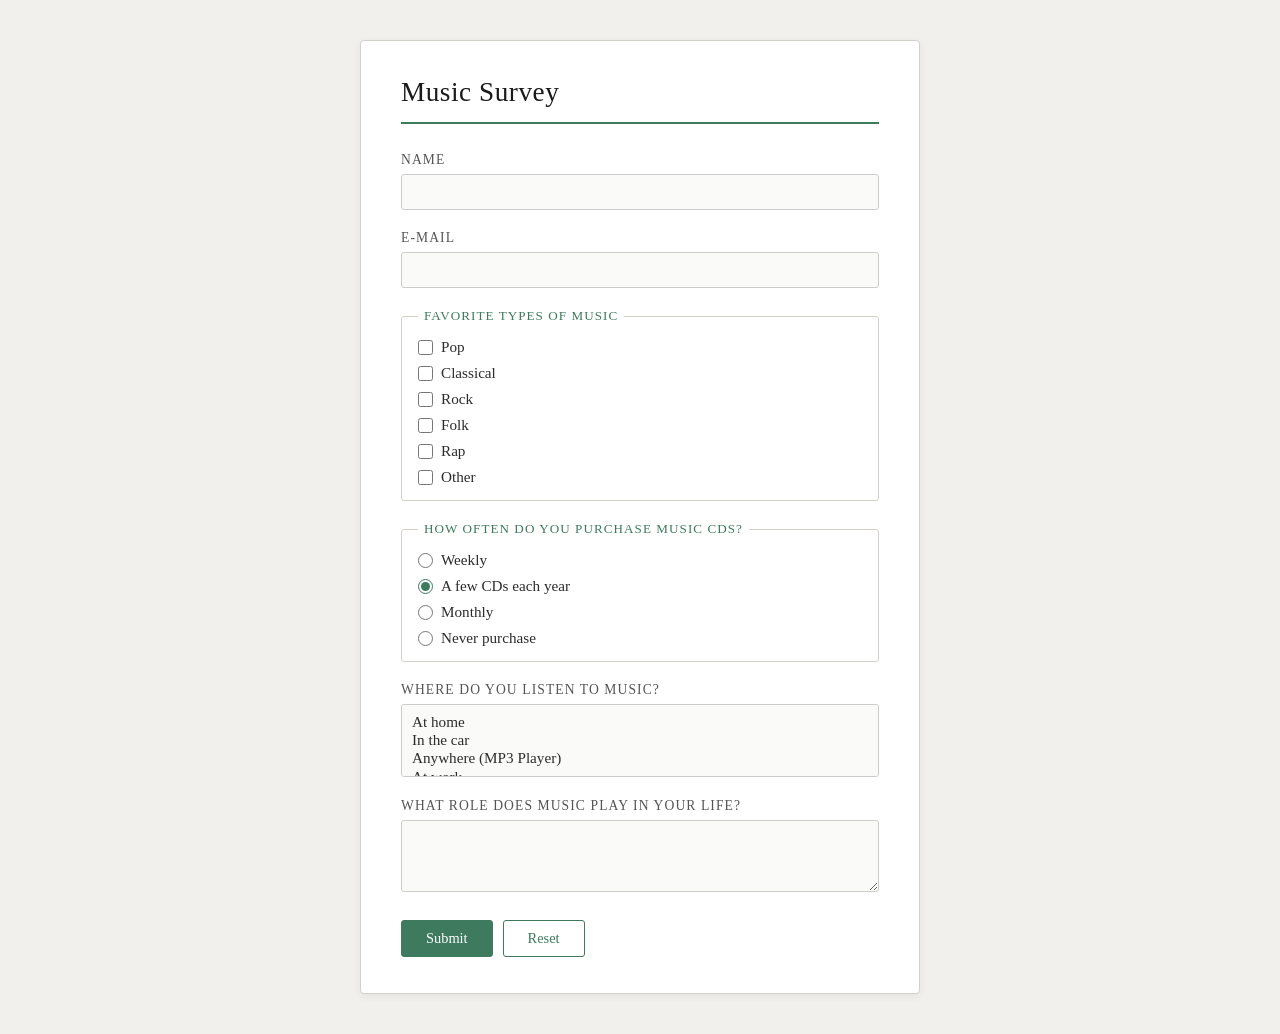
<file: form9.html>
<!DOCTYPE html>
<html lang="en">
<head>
  <meta charset="UTF-8">
  <title>Music Survey</title>
  <style>
    * {
      box-sizing: border-box;
      margin: 0;
      padding: 0;
    }

    body {
      background-color: #f2f0ed;
      font-family: Georgia, serif;
      color: #2c2c2c;
      display: flex;
      justify-content: center;
      padding: 40px 16px;
    }

    .form-wrapper {
      background-color: #ffffff;
      border: 1px solid #d4d0ca;
      border-radius: 4px;
      padding: 36px 40px;
      width: 100%;
      max-width: 560px;
      box-shadow: 0 2px 8px rgba(0,0,0,0.06);
    }

    h1 {
      font-size: 1.7rem;
      font-weight: normal;
      letter-spacing: 0.02em;
      color: #1a1a1a;
      margin-bottom: 28px;
      padding-bottom: 14px;
      border-bottom: 2px solid #3d7a5e;
    }

    .form-group {
      margin-bottom: 20px;
    }

    label {
      display: block;
      font-size: 0.85rem;
      text-transform: uppercase;
      letter-spacing: 0.08em;
      color: #555;
      margin-bottom: 6px;
    }

    input[type="text"],
    input[type="email"],
    textarea,
    select {
      width: 100%;
      padding: 8px 10px;
      border: 1px solid #ccc;
      border-radius: 3px;
      font-family: Georgia, serif;
      font-size: 0.95rem;
      color: #2c2c2c;
      background-color: #fafaf8;
      outline: none;
      transition: border-color 0.2s;
    }

    input[type="text"]:focus,
    input[type="email"]:focus,
    textarea:focus,
    select:focus {
      border-color: #3d7a5e;
      background-color: #fff;
    }

    textarea {
      resize: vertical;
    }

    select {
      cursor: pointer;
    }

    fieldset {
      border: 1px solid #d4d0ca;
      border-radius: 3px;
      padding: 14px 16px;
      margin-bottom: 20px;
    }

    legend {
      font-size: 0.82rem;
      text-transform: uppercase;
      letter-spacing: 0.08em;
      color: #3d7a5e;
      padding: 0 6px;
    }

    .radio-group label,
    .checkbox-group label {
      display: flex;
      align-items: center;
      gap: 8px;
      font-size: 0.95rem;
      text-transform: none;
      letter-spacing: 0;
      color: #2c2c2c;
      margin-bottom: 8px;
      cursor: pointer;
    }

    .radio-group label:last-child,
    .checkbox-group label:last-child {
      margin-bottom: 0;
    }

    input[type="radio"],
    input[type="checkbox"] {
      accent-color: #3d7a5e;
      width: 15px;
      height: 15px;
      cursor: pointer;
    }

    .btn-row {
      display: flex;
      gap: 10px;
      margin-top: 24px;
    }

    input[type="submit"],
    input[type="reset"] {
      padding: 9px 24px;
      font-family: Georgia, serif;
      font-size: 0.9rem;
      border-radius: 3px;
      cursor: pointer;
      transition: background-color 0.2s, color 0.2s;
      border: 1px solid #3d7a5e;
    }

    input[type="submit"] {
      background-color: #3d7a5e;
      color: #fff;
    }

    input[type="submit"]:hover {
      background-color: #2e5f48;
    }

    input[type="reset"] {
      background-color: #fff;
      color: #3d7a5e;
    }

    input[type="reset"]:hover {
      background-color: #f0f5f2;
    }
  </style>
</head>
<body>

<div class="form-wrapper">
  <h1>Music Survey</h1>

  <form action="http://www.uyar.com/teaching/ecc006/2017spring/login.php" method="post">

    <div class="form-group">
      <label for="name">Name</label>
      <input type="text" id="name" name="name">
    </div>

    <div class="form-group">
      <label for="email">E-Mail</label>
      <input type="email" id="email" name="email">
    </div>

    <fieldset>
      <legend>Favorite Types of Music</legend>
      <div class="checkbox-group">
        <label><input type="checkbox" name="music" value="pop"> Pop</label>
        <label><input type="checkbox" name="music" value="classical"> Classical</label>
        <label><input type="checkbox" name="music" value="rock"> Rock</label>
        <label><input type="checkbox" name="music" value="folk"> Folk</label>
        <label><input type="checkbox" name="music" value="rap"> Rap</label>
        <label><input type="checkbox" name="music" value="other"> Other</label>
      </div>
    </fieldset>

    <fieldset>
      <legend>How often do you purchase Music CDs?</legend>
      <div class="radio-group">
        <label><input type="radio" name="purchase" value="weekly"> Weekly</label>
        <label><input type="radio" name="purchase" value="fewperyear" checked> A few CDs each year</label>
        <label><input type="radio" name="purchase" value="monthly"> Monthly</label>
        <label><input type="radio" name="purchase" value="never"> Never purchase</label>
      </div>
    </fieldset>

    <div class="form-group">
      <label for="location">Where do you listen to Music?</label>
      <select id="location" name="location" size="3">
        <option value="home">At home</option>
        <option value="car">In the car</option>
        <option value="mp3">Anywhere (MP3 Player)</option>
        <option value="work">At work</option>
      </select>
    </div>

    <div class="form-group">
      <label for="role">What role does music play in your life?</label>
      <textarea id="role" name="role" cols="60" rows="3"></textarea>
    </div>

    <div class="btn-row">
      <input type="submit" value="Submit">
      <input type="reset" value="Reset">
    </div>

  </form>
</div>

</body>
</html>
</file>
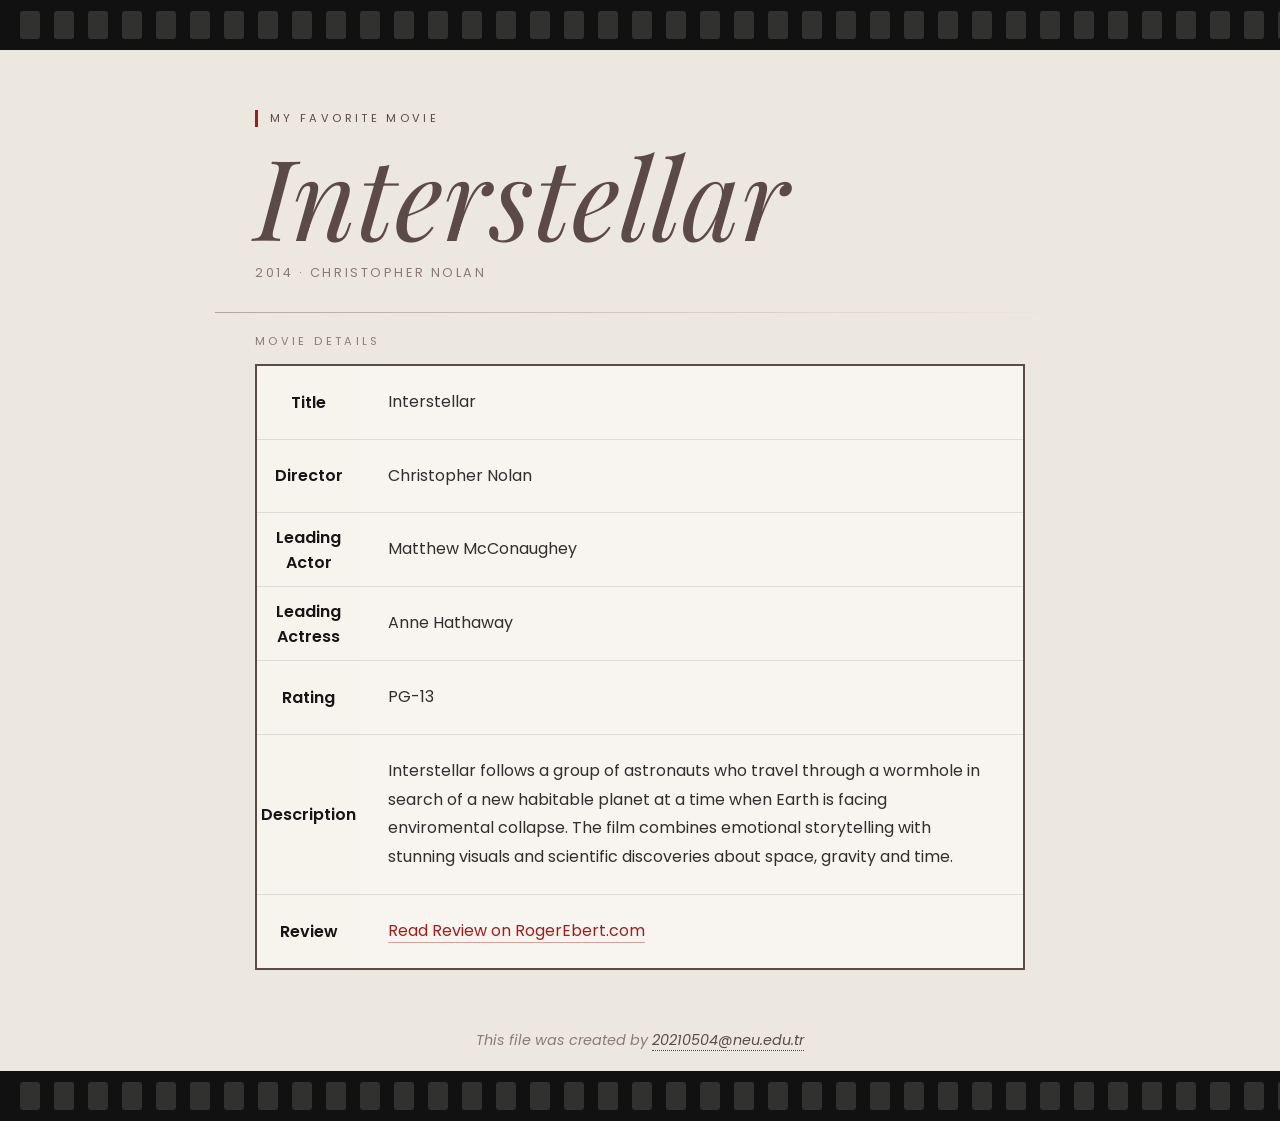
<file: movie8.html>
<!DOCTYPE html>
<html lang="en">
<head>
  <meta charset="UTF-8" />
  <meta name="viewport" content="width=device-width, initial-scale=1.0" />
  <title>movie8.html</title>

  <link href="https://fonts.googleapis.com/css2?family=Poppins:wght@300;400;500;600&family=Playfair+Display:wght@600;700&display=swap" rel="stylesheet">

  <style>

    *{
      margin:0;
      padding:0;
      box-sizing:border-box;
    }

    :root{
      --bg:#ede8df;
      --card:#f7f3ed;
      --dark:#151515;
      --sepia:#5c4a45;
      --soft:#8b7b72;
      --accent:#9f1f1f;
    }

    body{
        background:var(--bg);
        color:var(--dark);
        font-family:'Poppins', sans-serif;

        display:flex;
        flex-direction:column;
        align-items:center;
        min-height:100vh;
    }


    .filmstrip{
      width:100%;
      height:50px;
      background:#111;
      display:flex;
      align-items:center;
      overflow:hidden;
    }

    .filmstrip-holes{
      display:flex;
      gap:14px;
      padding:0 20px;
    }

    .hole{
      width:20px;
      height:28px;
      background:var(--bg);
      opacity:.15;
      border-radius:3px;
    }


    .hero{
      width:100%;
      max-width:850px;
      padding:60px 40px 30px;
    }

    .hero p{
      text-transform:uppercase;
      letter-spacing:.3em;
      color:var(--sepia);
      font-size:.7rem;
      margin-bottom:18px;
      border-left:3px solid var(--accent);
      padding-left:12px;
    }

    .hero h1{
        font-family:'Playfair Display', serif;
        font-size:7rem;
        line-height:.9;
        font-weight:700;
    }

    .hero h1 span{
      font-style:italic;
      font-weight:300;
      color:var(--sepia);
    }

    .hero-sub{
      margin-top:18px;
      color:var(--soft);
      letter-spacing:.2em;
      text-transform:uppercase;
      font-size:.8rem;
    }

    .line{
      width:100%;
      max-width:850px;
      height:1px;
      background:linear-gradient(to right,var(--sepia),transparent);
      opacity:.4;
    }


    .table-wrap{
      width:100%;
      max-width:850px;
      padding:20px 40px;
    }

    table{
      width:100%;
      border-collapse:collapse;
      background:var(--card);
      border:2px solid var(--sepia);
    }

    caption{
      text-align:left;
      margin-bottom:14px;
      color:var(--soft);
      letter-spacing:.3em;
      text-transform:uppercase;
      font-size:.7rem;
    }

    tr{
      border-bottom:1px solid rgba(0,0,0,.1);
    }

    tr:last-child{
      border-bottom:none;
    }

    th{
        font-family:'Poppins', sans-serif;
        font-weight:600;
    }

    td{
      padding:22px 28px;
      line-height:1.8;
      font-size:1rem;
      color:#2f2f2f;
      background:#f8f5f0;
    }


    .review-link{
      text-decoration:none;
      color:var(--accent);
      border-bottom:1px solid rgba(159,31,31,.4);
    }

    .review-link:hover{
      color:var(--dark);
      border-color:var(--dark);
    }


    footer{
      margin:40px 0 20px;
      color:var(--soft);
      font-style:italic;
      font-size:.9rem;
    }

    footer a{
      color:var(--sepia);
      text-decoration:none;
      border-bottom:1px dotted var(--sepia);
    }

    .filmstrip-bottom{
      width:100%;
      height:50px;
      background:#111;
      display:flex;
      align-items:center;
      overflow:hidden;
      margin-top:auto;
    }

  </style>
</head>

<body>


 <div class="filmstrip">
  <div class="filmstrip-holes">

    <div class="hole"></div><div class="hole"></div><div class="hole"></div>
    <div class="hole"></div><div class="hole"></div><div class="hole"></div>
    <div class="hole"></div><div class="hole"></div><div class="hole"></div>
    <div class="hole"></div><div class="hole"></div><div class="hole"></div>
    <div class="hole"></div><div class="hole"></div><div class="hole"></div>
    <div class="hole"></div><div class="hole"></div><div class="hole"></div>
    <div class="hole"></div><div class="hole"></div><div class="hole"></div>
    <div class="hole"></div><div class="hole"></div><div class="hole"></div>
    <div class="hole"></div><div class="hole"></div><div class="hole"></div>
    <div class="hole"></div><div class="hole"></div><div class="hole"></div>
    <div class="hole"></div><div class="hole"></div><div class="hole"></div>
    <div class="hole"></div><div class="hole"></div><div class="hole"></div>
    <div class="hole"></div><div class="hole"></div><div class="hole"></div>
    <div class="hole"></div><div class="hole"></div><div class="hole"></div>
    <div class="hole"></div><div class="hole"></div><div class="hole"></div>
    <div class="hole"></div><div class="hole"></div><div class="hole"></div>
    <div class="hole"></div><div class="hole"></div><div class="hole"></div>
    <div class="hole"></div><div class="hole"></div><div class="hole"></div>
    <div class="hole"></div><div class="hole"></div><div class="hole"></div>

  </div>
</div>


  <section class="hero">
    <p>My Favorite Movie</p>

    <h1><span>Interstellar</span></h1>

    <div class="hero-sub">
      2014 · Christopher Nolan
    </div>
  </section>

  <div class="line"></div>


  <div class="table-wrap">

    <table>

      <caption>Movie Details</caption>

      <tr>
        <th>Title</th>
        <td>Interstellar</td>
      </tr>

      <tr>
        <th>Director</th>
        <td>Christopher Nolan</td>
      </tr>

      <tr>
        <th>Leading Actor</th>
        <td>Matthew McConaughey</td>
      </tr>

      <tr>
        <th>Leading Actress</th>
        <td>Anne Hathaway</td>
      </tr>

      <tr>
        <th>Rating</th>
        <td><span class="badge">PG-13</span></td>
      </tr>

      <tr>
        <th>Description</th>
        <td>
          Interstellar follows a group of astronauts who travel through a wormhole in search of a new habitable planet at a time when Earth is facing enviromental collapse. The film combines emotional storytelling with stunning visuals and scientific discoveries about space, gravity and time.
        </td>
      </tr>

      <tr>
        <th>Review</th>
        <td>
          <a class="review-link"
             href="https://www.rogerebert.com/reviews/interstellar-2014"
             target="_blank">
            Read Review on RogerEbert.com
          </a>
        </td>
      </tr>

    </table>

  </div>


  <footer>
    This file was created by 
    <a href="mailto:20210504@neu.edu.tr">20210504@neu.edu.tr</a>
  </footer>


<div class="filmstrip-bottom">
  <div class="filmstrip-holes">

    <div class="hole"></div><div class="hole"></div><div class="hole"></div>
    <div class="hole"></div><div class="hole"></div><div class="hole"></div>
    <div class="hole"></div><div class="hole"></div><div class="hole"></div>
    <div class="hole"></div><div class="hole"></div><div class="hole"></div>
    <div class="hole"></div><div class="hole"></div><div class="hole"></div>
    <div class="hole"></div><div class="hole"></div><div class="hole"></div>
    <div class="hole"></div><div class="hole"></div><div class="hole"></div>
    <div class="hole"></div><div class="hole"></div><div class="hole"></div>
    <div class="hole"></div><div class="hole"></div><div class="hole"></div>
    <div class="hole"></div><div class="hole"></div><div class="hole"></div>
    <div class="hole"></div><div class="hole"></div><div class="hole"></div>
    <div class="hole"></div><div class="hole"></div><div class="hole"></div>
    <div class="hole"></div><div class="hole"></div><div class="hole"></div>
    <div class="hole"></div><div class="hole"></div><div class="hole"></div>
    <div class="hole"></div><div class="hole"></div><div class="hole"></div>
    <div class="hole"></div><div class="hole"></div><div class="hole"></div>
    <div class="hole"></div><div class="hole"></div><div class="hole"></div>
    <div class="hole"></div><div class="hole"></div><div class="hole"></div>  
    <div class="hole"></div><div class="hole"></div><div class="hole"></div>  
    <div class="hole"></div><div class="hole"></div><div class="hole"></div>            
  </div>
</div>
</body>
</html>
</file>
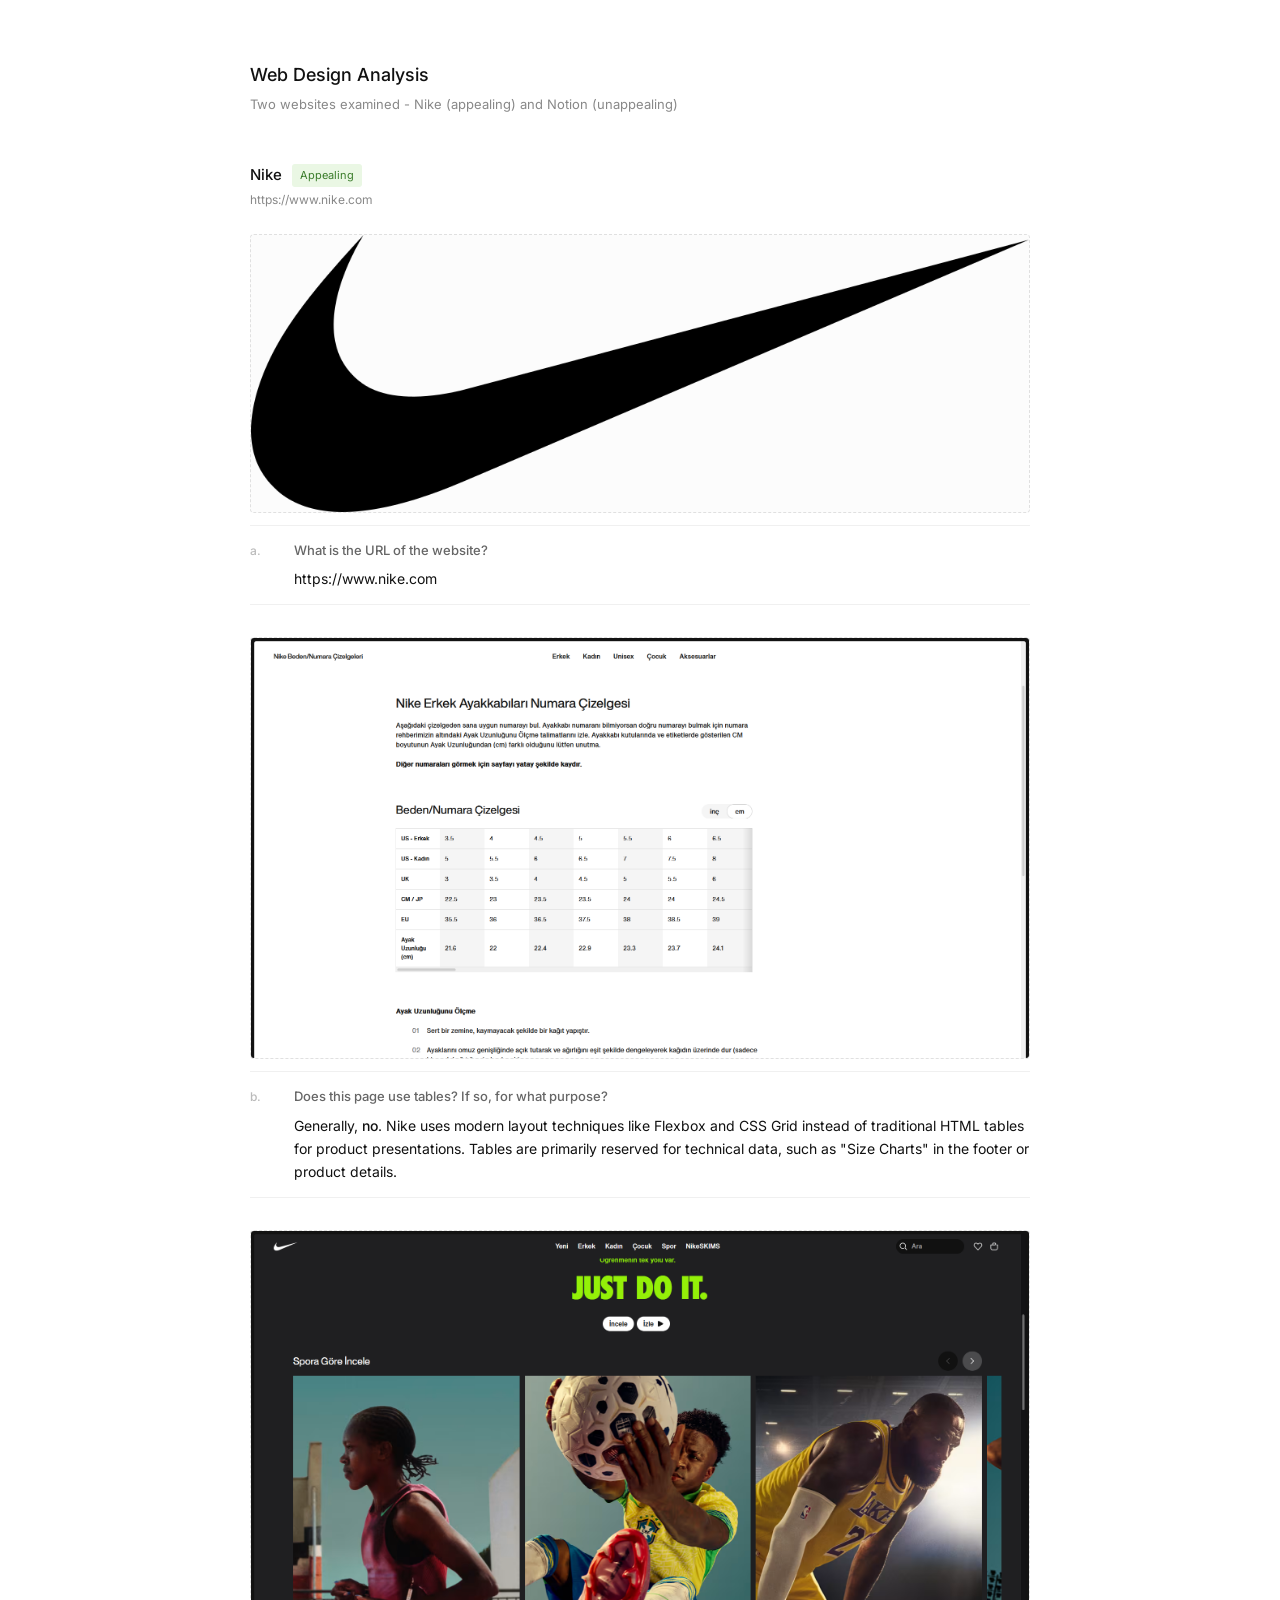
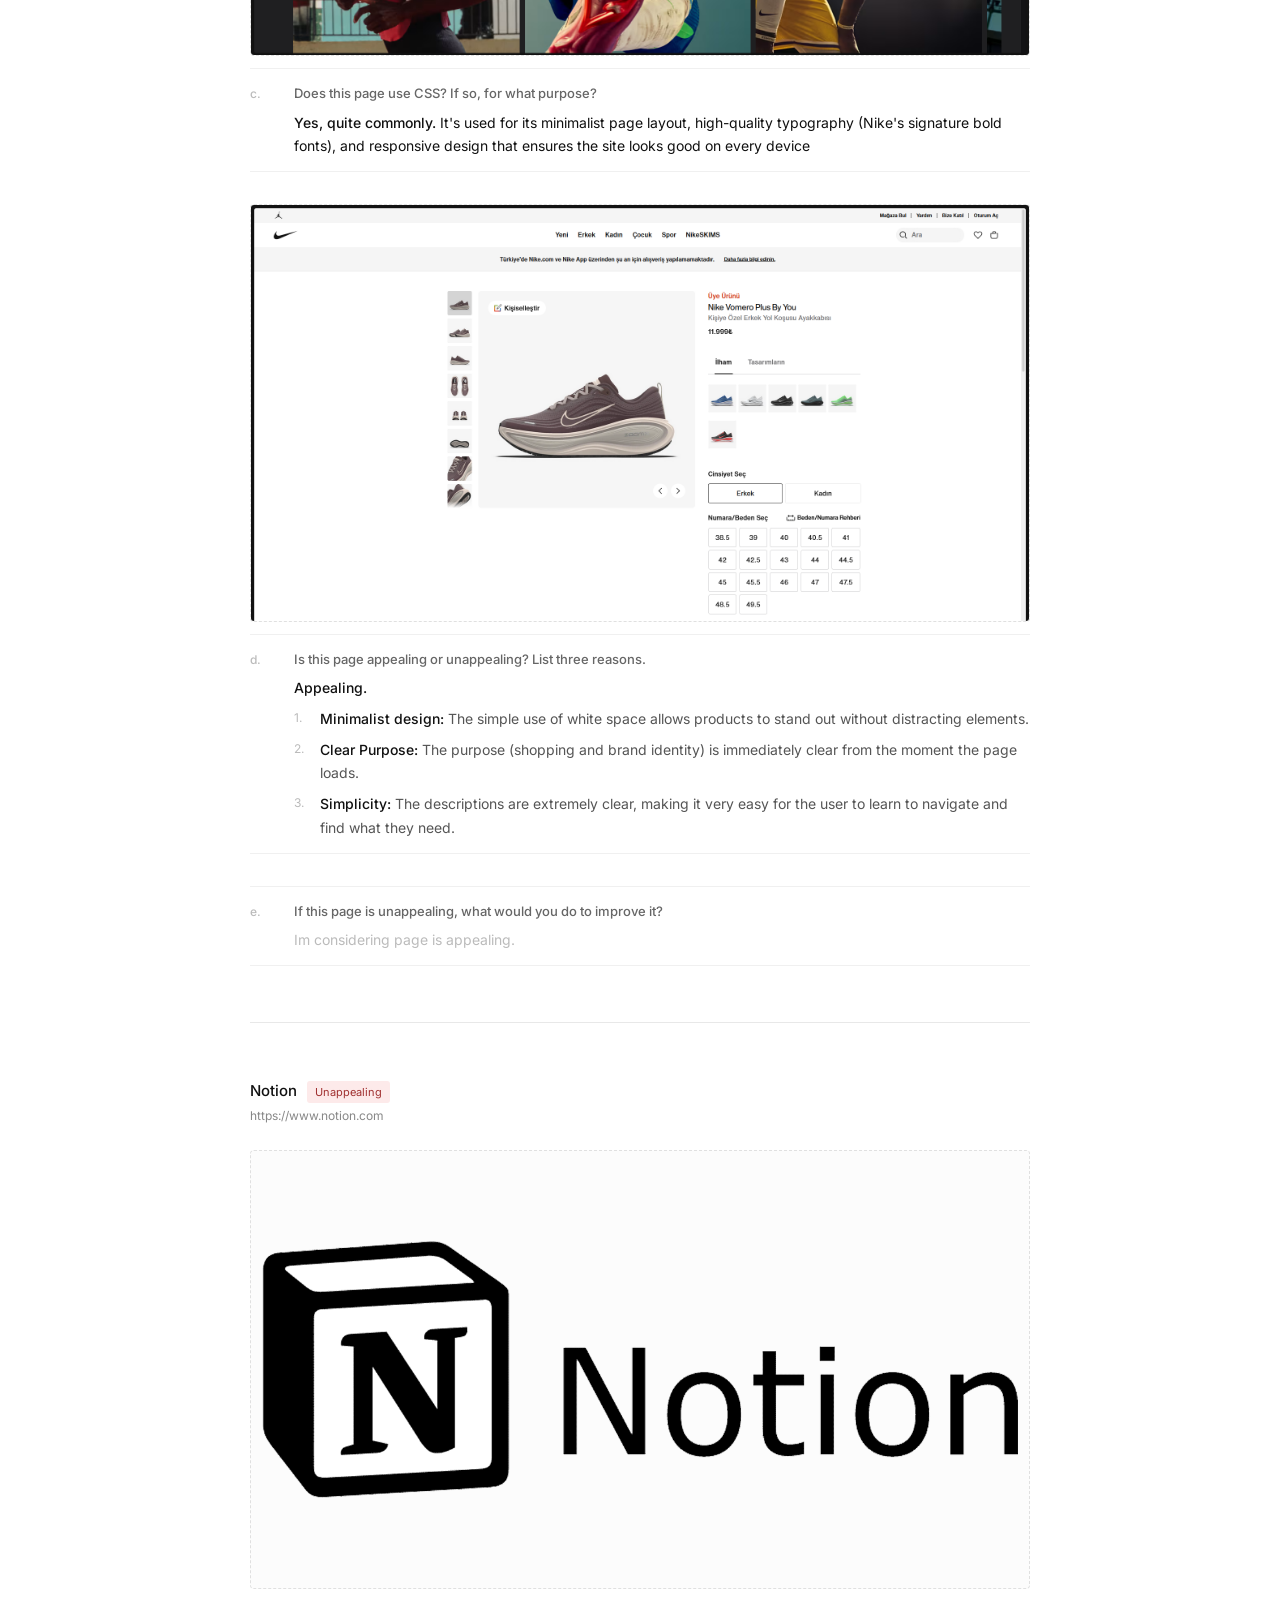
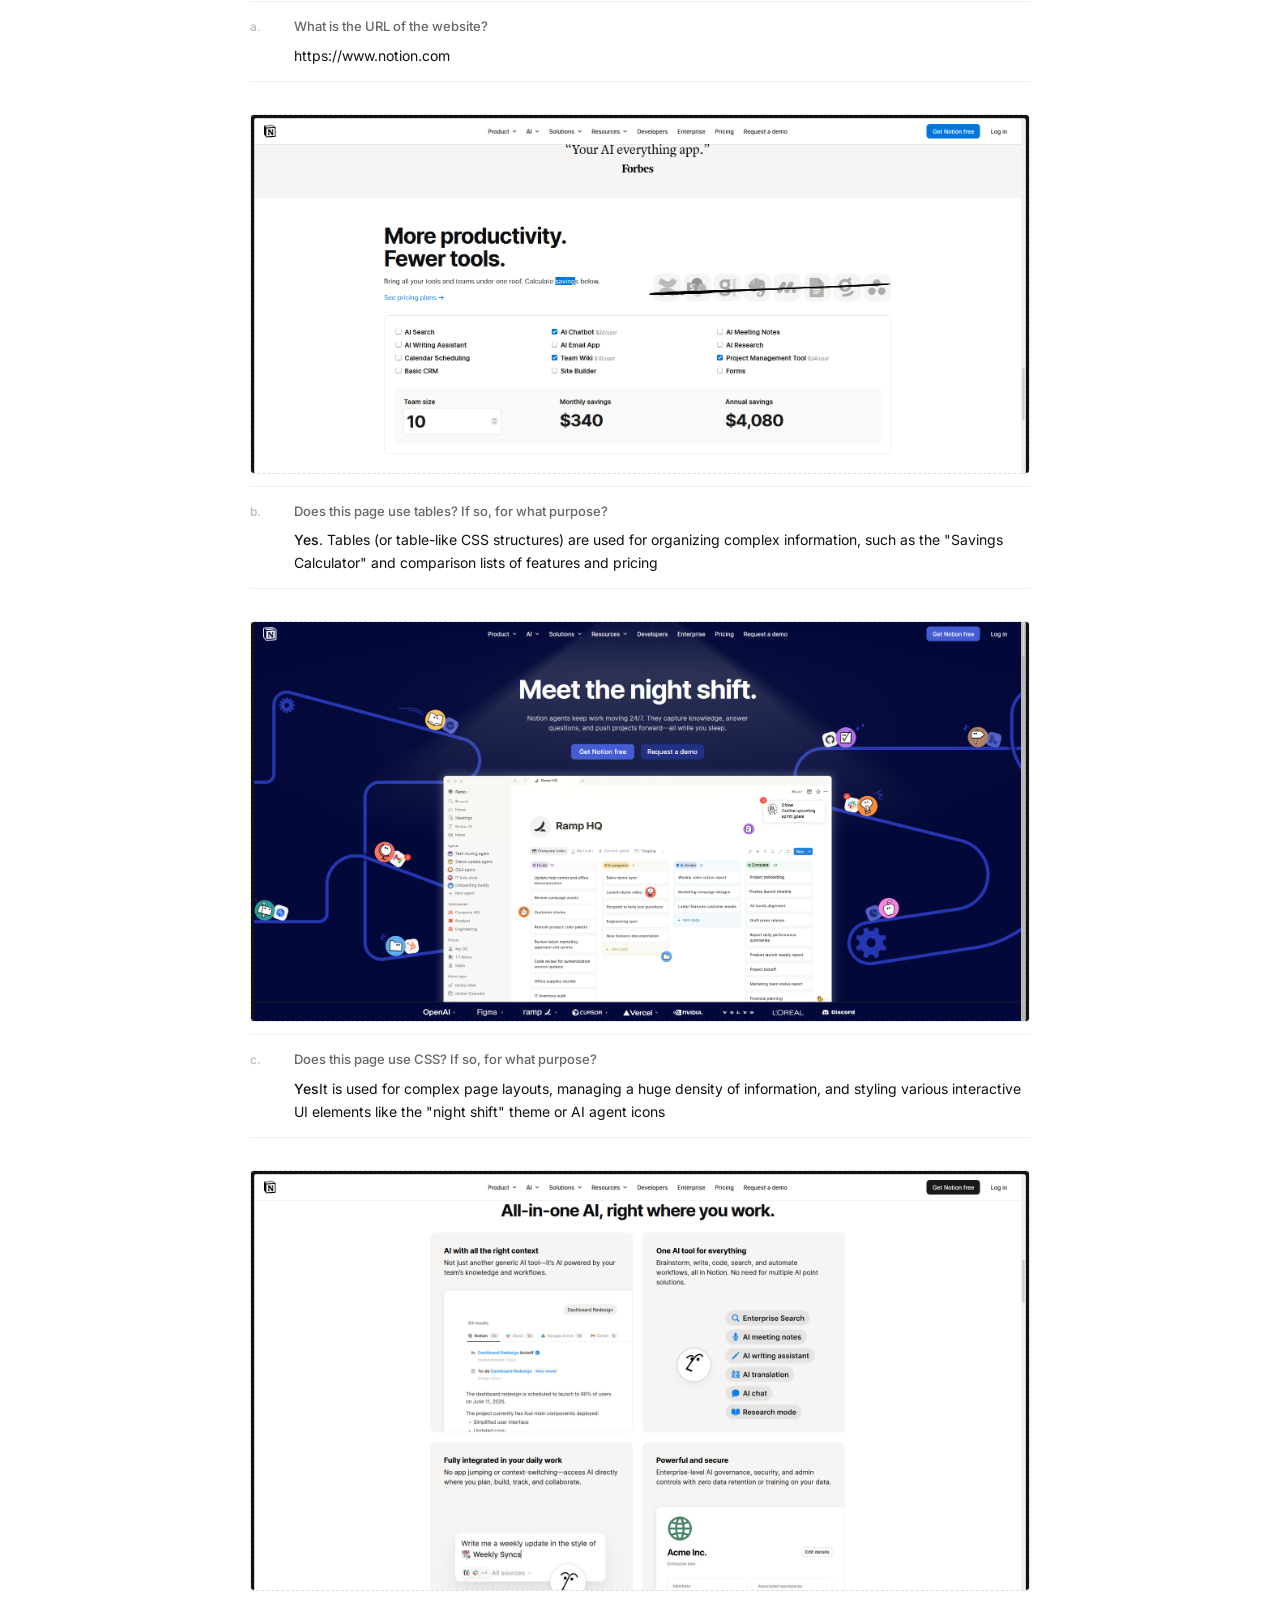
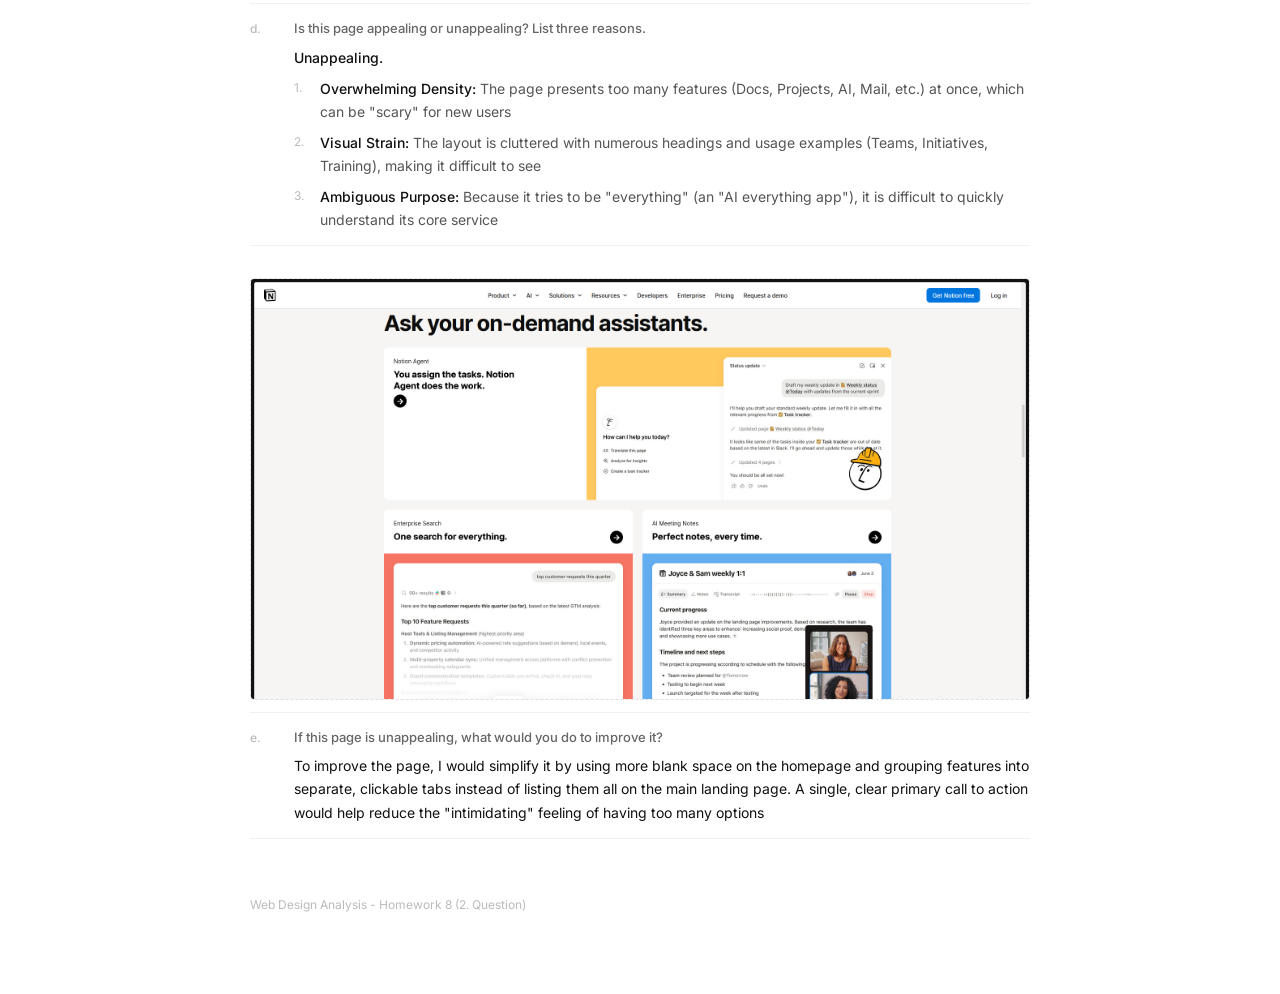
<file: web_design_analysis.html>
<!DOCTYPE html>
<html lang="en">
<head>
<meta charset="UTF-8">
<meta name="viewport" content="width=device-width, initial-scale=1.0">
<title>Web Design Analysis</title>
<link href="https://fonts.googleapis.com/css2?family=Inter:wght@400;500&display=swap" rel="stylesheet">
<style>
  * { margin: 0; padding: 0; box-sizing: border-box; }

  body {
    background: #fff;
    color: #111;
    font-family: 'Inter', sans-serif;
    font-size: 14px;
    line-height: 1.65;
    max-width: 860px;
    margin: 0 auto;
    padding: 60px 40px 80px;
  }

  h1 {
    font-size: 18px;
    font-weight: 500;
    margin-bottom: 4px;
  }

  .subtitle {
    color: #888;
    font-size: 13px;
    margin-bottom: 48px;
  }

  .site-section {
    margin-bottom: 56px;
  }

  .site-title {
    font-size: 15px;
    font-weight: 500;
    display: flex;
    align-items: center;
    gap: 10px;
    margin-bottom: 2px;
  }

  .tag {
    font-size: 11px;
    font-weight: 400;
    padding: 2px 8px;
    border-radius: 3px;
  }

  .tag-appeal   { background: #eaf7e4; color: #3a7c2a; }
  .tag-unappeal { background: #fdeaea; color: #a03030; }

  .site-url {
    font-size: 12px;
    color: #888;
    margin-bottom: 24px;
  }

  .site-url a { color: #888; text-decoration: none; }
  .site-url a:hover { text-decoration: underline; }

  .q-container {
    margin-bottom: 32px;
  }

  .screenshot-placeholder {
    width: 100%;
    min-height: 180px;
    background: #fcfcfc;
    border: 1px dashed #e0e0e0;
    border-radius: 4px;
    display: flex;
    align-items: center;
    justify-content: center;
    color: #aaa;
    font-size: 12px;
    margin-bottom: 12px;
    text-transform: uppercase;
    letter-spacing: 0.05em;
    overflow: hidden;
  }

  .screenshot-placeholder img {
    max-width: 100%;
    height: auto;
    display: block;
  }

  .q-row {
    display: grid;
    grid-template-columns: 28px 1fr;
    gap: 0 16px;
    padding: 14px 0;
    border-top: 1px solid #f0f0f0;
  }

  .q-row:last-child { border-bottom: 1px solid #f0f0f0; }

  .q-key {
    font-size: 12px;
    color: #bbb;
    padding-top: 1px;
    font-weight: 500;
  }

  .q-val { color: #333; }
  .q-label {
    display: block;
    font-size: 13px;
    font-weight: 500;
    color: #666;
    margin-bottom: 6px;
  }
  .q-ans {
    color: #111;
  }
  .q-ans strong { color: #111; font-weight: 500; }

  .reasons-list {
    list-style: none;
    padding: 0;
    margin-top: 8px;
    display: flex;
    flex-direction: column;
    gap: 8px;
  }

  .reasons-list li {
    display: grid;
    grid-template-columns: 18px 1fr;
    gap: 8px;
    color: #555;
  }

  .r-num { color: #bbb; font-size: 12px; padding-top: 1px; }
  .r-label { font-weight: 500; color: #111; }

  .divider {
    border: none;
    border-top: 1px solid #e8e8e8;
    margin: 0 0 56px;
  }

  footer {
    font-size: 12px;
    color: #bbb;
    margin-top: 40px;
  }

  @media print {
    .screenshot-placeholder { border: 1px solid #eee; background: none; }
    .site-section { page-break-inside: avoid; }
  }
</style>
</head>
<body>

<h1>Web Design Analysis</h1>
<p class="subtitle">Two websites examined - Nike (appealing) and Notion (unappealing)</p>

<!-- NIKE -->
<div class="site-section">
  <div class="site-title">
    Nike
    <span class="tag tag-appeal">Appealing</span>
  </div>
  <div class="site-url"><a href="https://www.nike.com" target="_blank">https://www.nike.com</a></div>

  <div class="q-container">
    <div class="screenshot-placeholder">
      <!-- Resim eklemek için src="" içine resim dosyasının adını yazın -->
      <img src="AII006_hw8_2soru/Logo_NIKE.png" alt="Nike Screenshot">
    </div>
    <div class="q-row">
      <span class="q-key">a.</span>
      <div class="q-val">
        <span class="q-label">What is the URL of the website?</span>
        <div class="q-ans">https://www.nike.com</div>
      </div>
    </div>
  </div>

  <div class="q-container">
    <div class="screenshot-placeholder">
      <img src="AII006_hw8_2soru/Ekran Görüntüsü (1427).png" alt="Nike Table Usage Screenshot">
    </div>
    <div class="q-row">
      <span class="q-key">b.</span>
      <div class="q-val">
        <span class="q-label">Does this page use tables? If so, for what purpose?</span>
        <div class="q-ans">Generally, <strong>no</strong>. Nike uses modern layout techniques like Flexbox and CSS Grid instead of traditional HTML tables for product presentations. Tables are primarily reserved for technical data, such as "Size Charts" in the footer or product details.</div>
      </div>
    </div>
  </div>

  <div class="q-container">
    <div class="screenshot-placeholder">
      <img src="AII006_hw8_2soru/Ekran Görüntüsü (1426).png" alt="Nike CSS Usage Screenshot">
    </div>
    <div class="q-row">
      <span class="q-key">c.</span>
      <div class="q-val">
        <span class="q-label">Does this page use CSS? If so, for what purpose?</span>
        <div class="q-ans"><strong>Yes, quite commonly.</strong> It's used for its minimalist page layout, high-quality typography (Nike's signature bold fonts), and responsive design that ensures the site looks good on every device</div>
      </div>
    </div>
  </div>

  <div class="q-container">
    <div class="screenshot-placeholder">
      <img src="AII006_hw8_2soru/Ekran Görüntüsü (1428).png" alt="Nike Appealing Reasons Screenshot">
    </div>
    <div class="q-row">
      <span class="q-key">d.</span>
      <div class="q-val">
        <span class="q-label">Is this page appealing or unappealing? List three reasons.</span>
        <div class="q-ans">
          <strong>Appealing.</strong>
          <ul class="reasons-list">
            <li><span class="r-num">1.</span><span><span class="r-label">Minimalist design:</span> The simple use of white space allows products to stand out without distracting elements.</span></li>
            <li><span class="r-num">2.</span><span><span class="r-label">Clear Purpose:</span> The purpose (shopping and brand identity) is immediately clear from the moment the page loads.</span></li>
            <li><span class="r-num">3.</span><span><span class="r-label">Simplicity:</span> The descriptions are extremely clear, making it very easy for the user to learn to navigate and find what they need.</span></li>
          </ul>
        </div>
      </div>
    </div>
  </div>

  <div class="q-container">
    <div class="q-row">
      <span class="q-key">e.</span>
      <div class="q-val">
        <span class="q-label">If this page is unappealing, what would you do to improve it?</span>
        <div class="q-ans" style="color:#bbb;">Im considering page is appealing.</div>
      </div>
    </div>
  </div>
</div>

<hr class="divider">





<!-- NOTION -->
<div class="site-section">
  <div class="site-title">
    Notion
    <span class="tag tag-unappeal">Unappealing</span>
  </div>
  <div class="site-url"><a href="https://www.notion.com" target="_blank">https://www.notion.com</a></div>

  <div class="q-container">
    <div class="screenshot-placeholder">
      <img src="AII006_hw8_2soru/Notion-Emblem.png" alt="Notion Screenshot">
    </div>
    <div class="q-row">
      <span class="q-key">a.</span>
      <div class="q-val">
        <span class="q-label">What is the URL of the website?</span>
        <div class="q-ans">https://www.notion.com</div>
      </div>
    </div>
  </div>

  <div class="q-container">
    <div class="screenshot-placeholder">
      <img src="AII006_hw8_2soru/Ekran Görüntüsü (1417).png" alt="Notion Table Usage Screenshot">
    </div>
    <div class="q-row">
      <span class="q-key">b.</span>
      <div class="q-val">
        <span class="q-label">Does this page use tables? If so, for what purpose?</span>
        <div class="q-ans"><strong>Yes</strong>. Tables (or table-like CSS structures) are used for organizing complex information, such as the "Savings Calculator" and comparison lists of features and pricing</div>
      </div>
    </div>
  </div>

  <div class="q-container">
    <div class="screenshot-placeholder">
      <img src="AII006_hw8_2soru/Ekran Görüntüsü (1418).png" alt="Notion CSS Usage Screenshot">
    </div>
    <div class="q-row">
      <span class="q-key">c.</span>
      <div class="q-val">
        <span class="q-label">Does this page use CSS? If so, for what purpose?</span>
        <div class="q-ans"><strong>Yes</strong>It is used for complex page layouts, managing a huge density of information, and styling various interactive UI elements like the "night shift" theme or AI agent icons</div>
      </div>
    </div>
  </div>

  <div class="q-container">
    <div class="screenshot-placeholder">
      <img src="AII006_hw8_2soru/Ekran Görüntüsü (1425).png" alt="Notion Unappealing Reasons Screenshot">
    </div>
    <div class="q-row">
      <span class="q-key">d.</span>
      <div class="q-val">
        <span class="q-label">Is this page appealing or unappealing? List three reasons.</span>
        <div class="q-ans">
          <strong>Unappealing.</strong>
          <ul class="reasons-list">
            <li><span class="r-num">1.</span><span><span class="r-label">Overwhelming Density:</span> The page presents too many features (Docs, Projects, AI, Mail, etc.) at once, which can be "scary" for new users</span></li>
            <li><span class="r-num">2.</span><span><span class="r-label">Visual Strain:</span> The layout is cluttered with numerous headings and usage examples (Teams, Initiatives, Training), making it difficult to see</span></li>
            <li><span class="r-num">3.</span><span><span class="r-label">Ambiguous Purpose:</span> Because it tries to be "everything" (an "AI everything app"), it is difficult to quickly understand its core service</span></li>
          </ul>
        </div>
      </div>
    </div>
  </div>

  <div class="q-container">
    <div class="screenshot-placeholder">
      <img src="AII006_hw8_2soru/Ekran Görüntüsü (1423).png" alt="Notion Improvement Screenshot">
    </div>
    <div class="q-row">
      <span class="q-key">e.</span>
      <div class="q-val">
        <span class="q-label">If this page is unappealing, what would you do to improve it?</span>
        <div class="q-ans">To improve the page, I would simplify it by using more blank space on the homepage and grouping features into separate, clickable tabs instead of listing them all on the main landing page. A single, clear primary call to action would help reduce the "intimidating" feeling of having too many options</div>
      </div>
    </div>
  </div>
</div>

<footer>
  Web Design Analysis - Homework 8 (2. Question)
</footer>

</body>
</html>
</file>
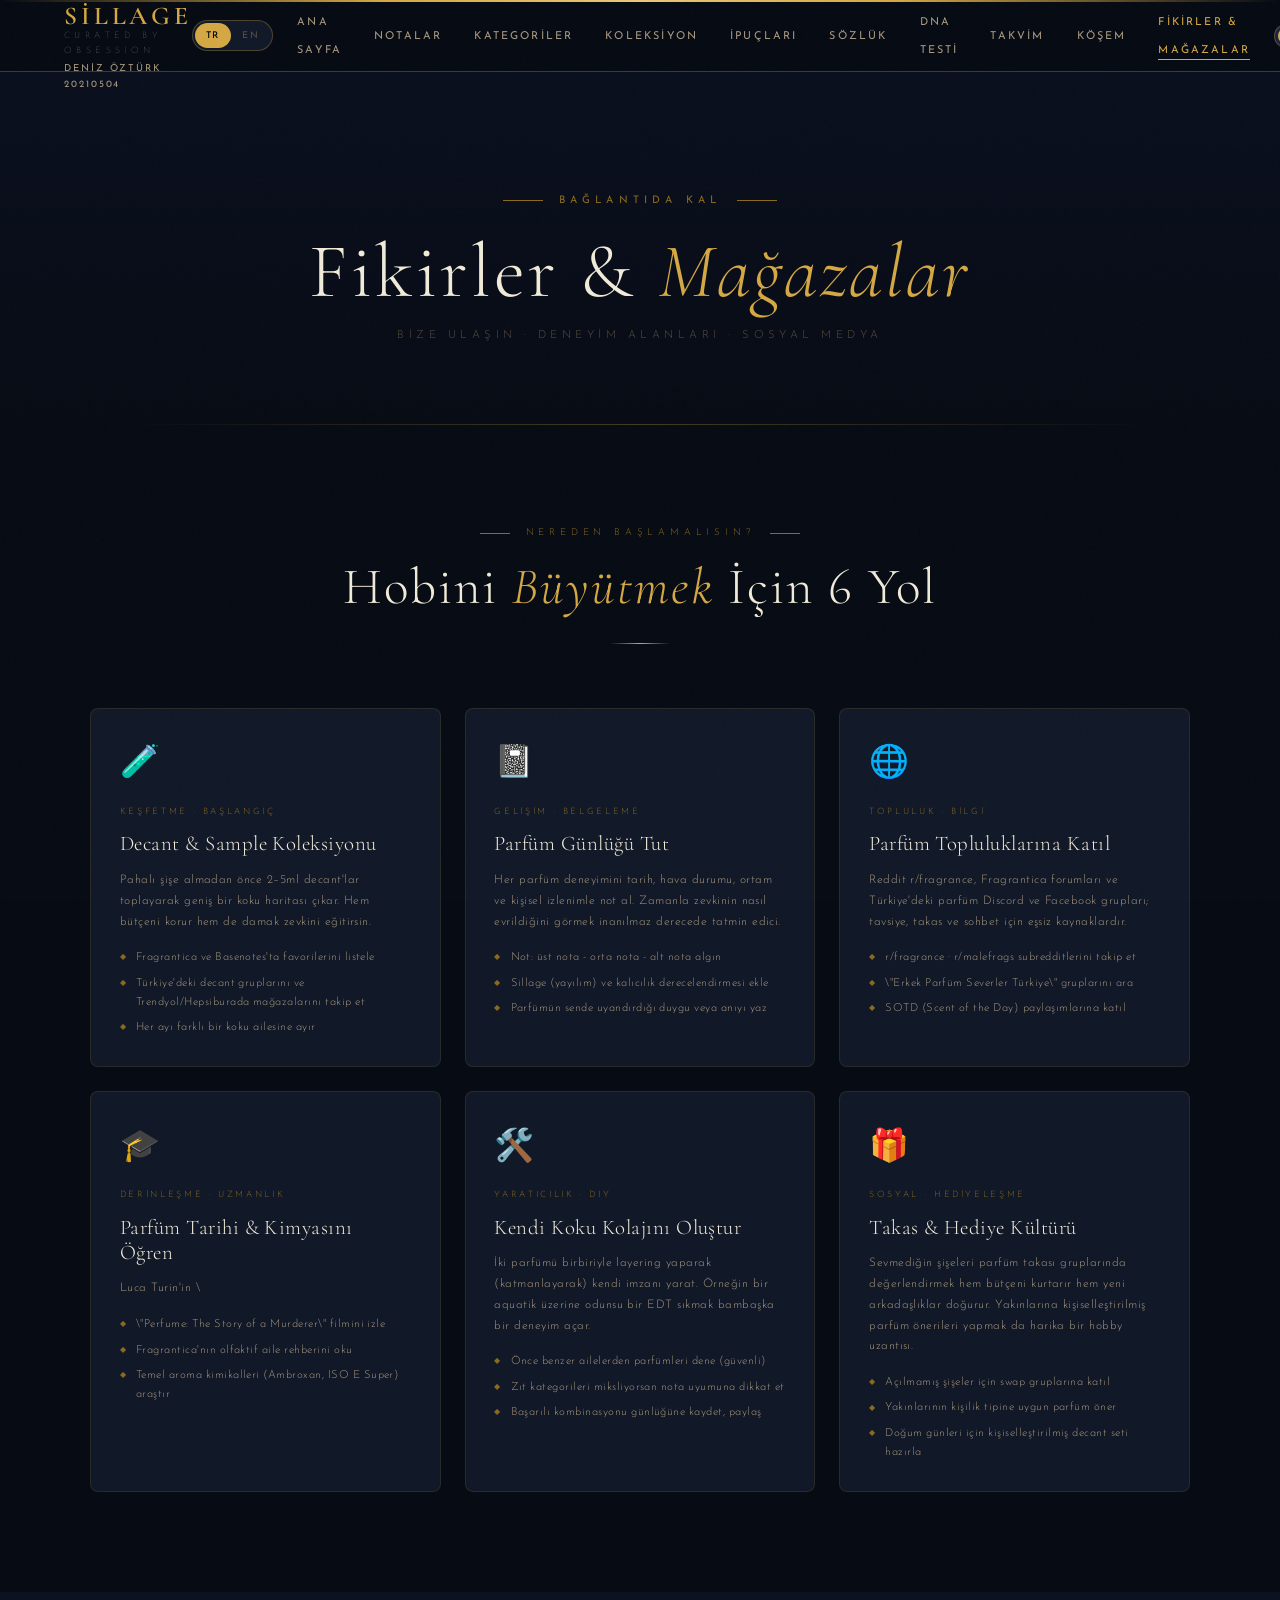
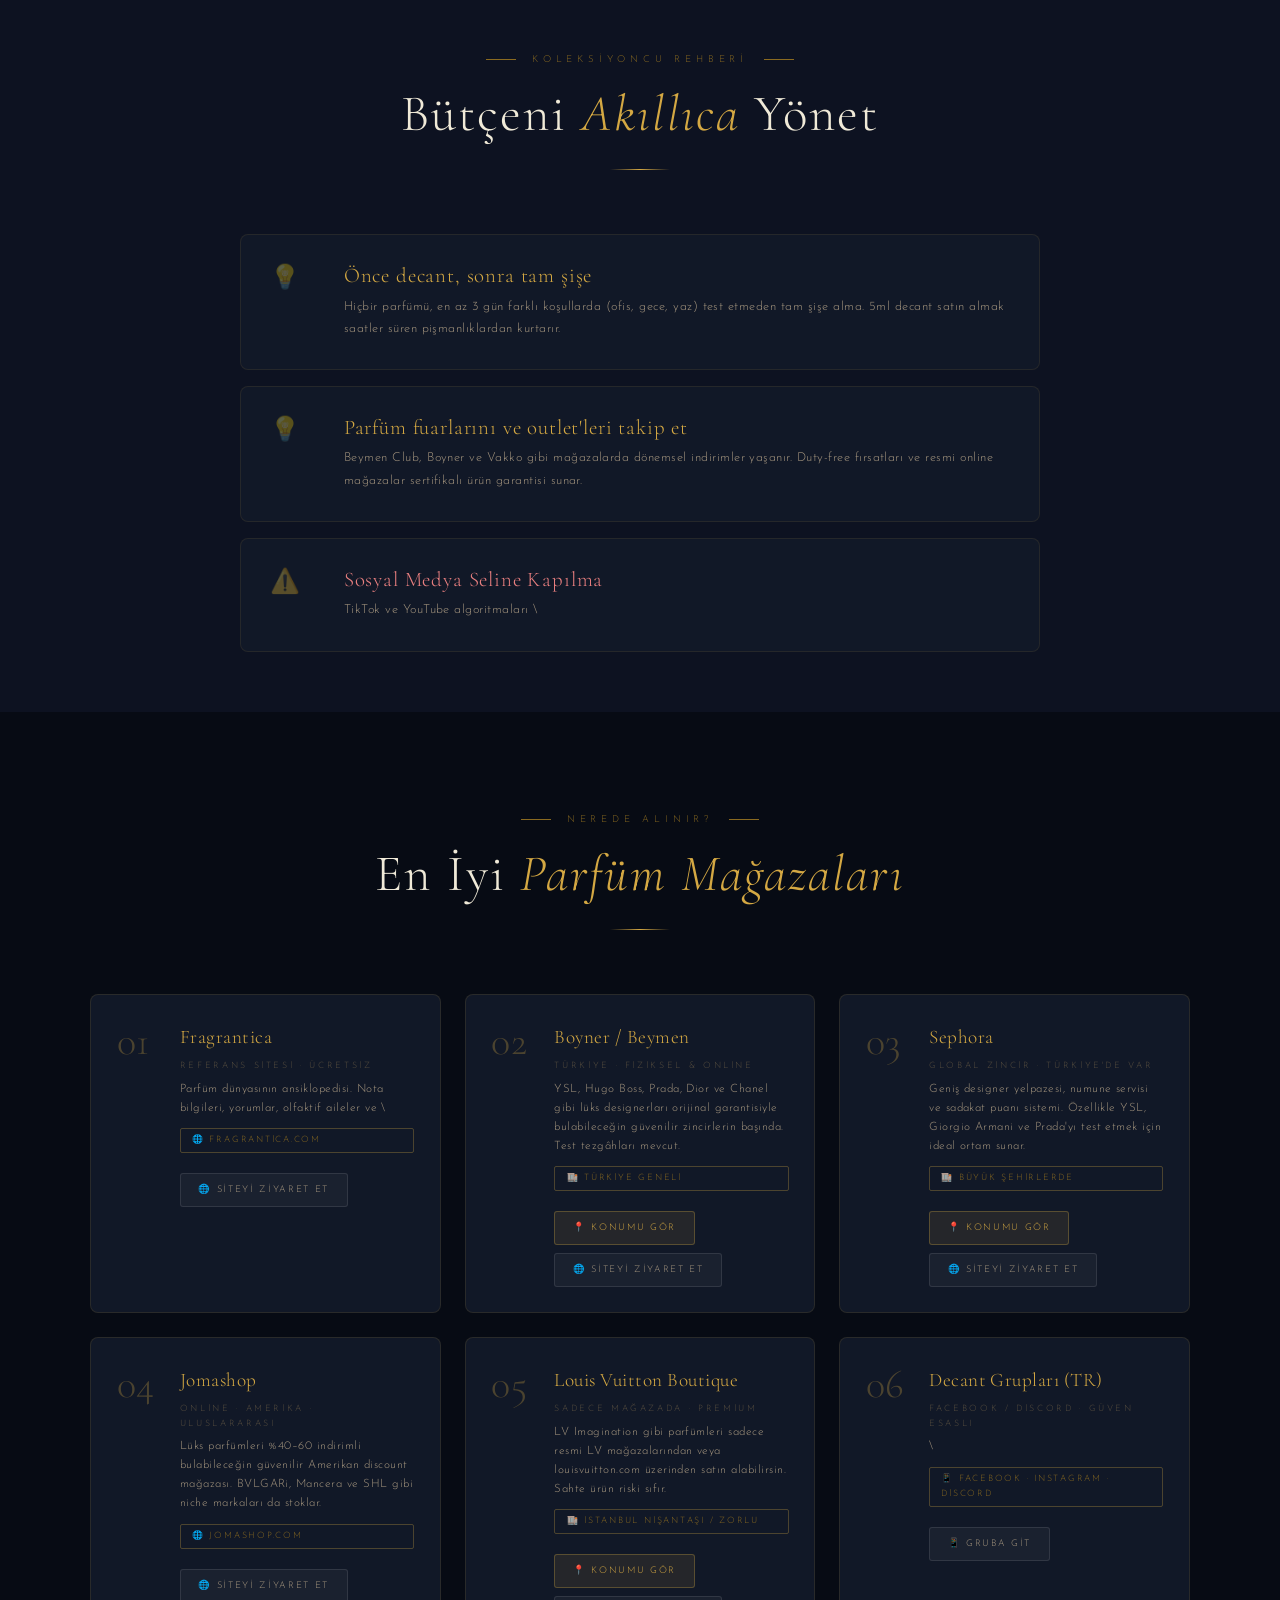
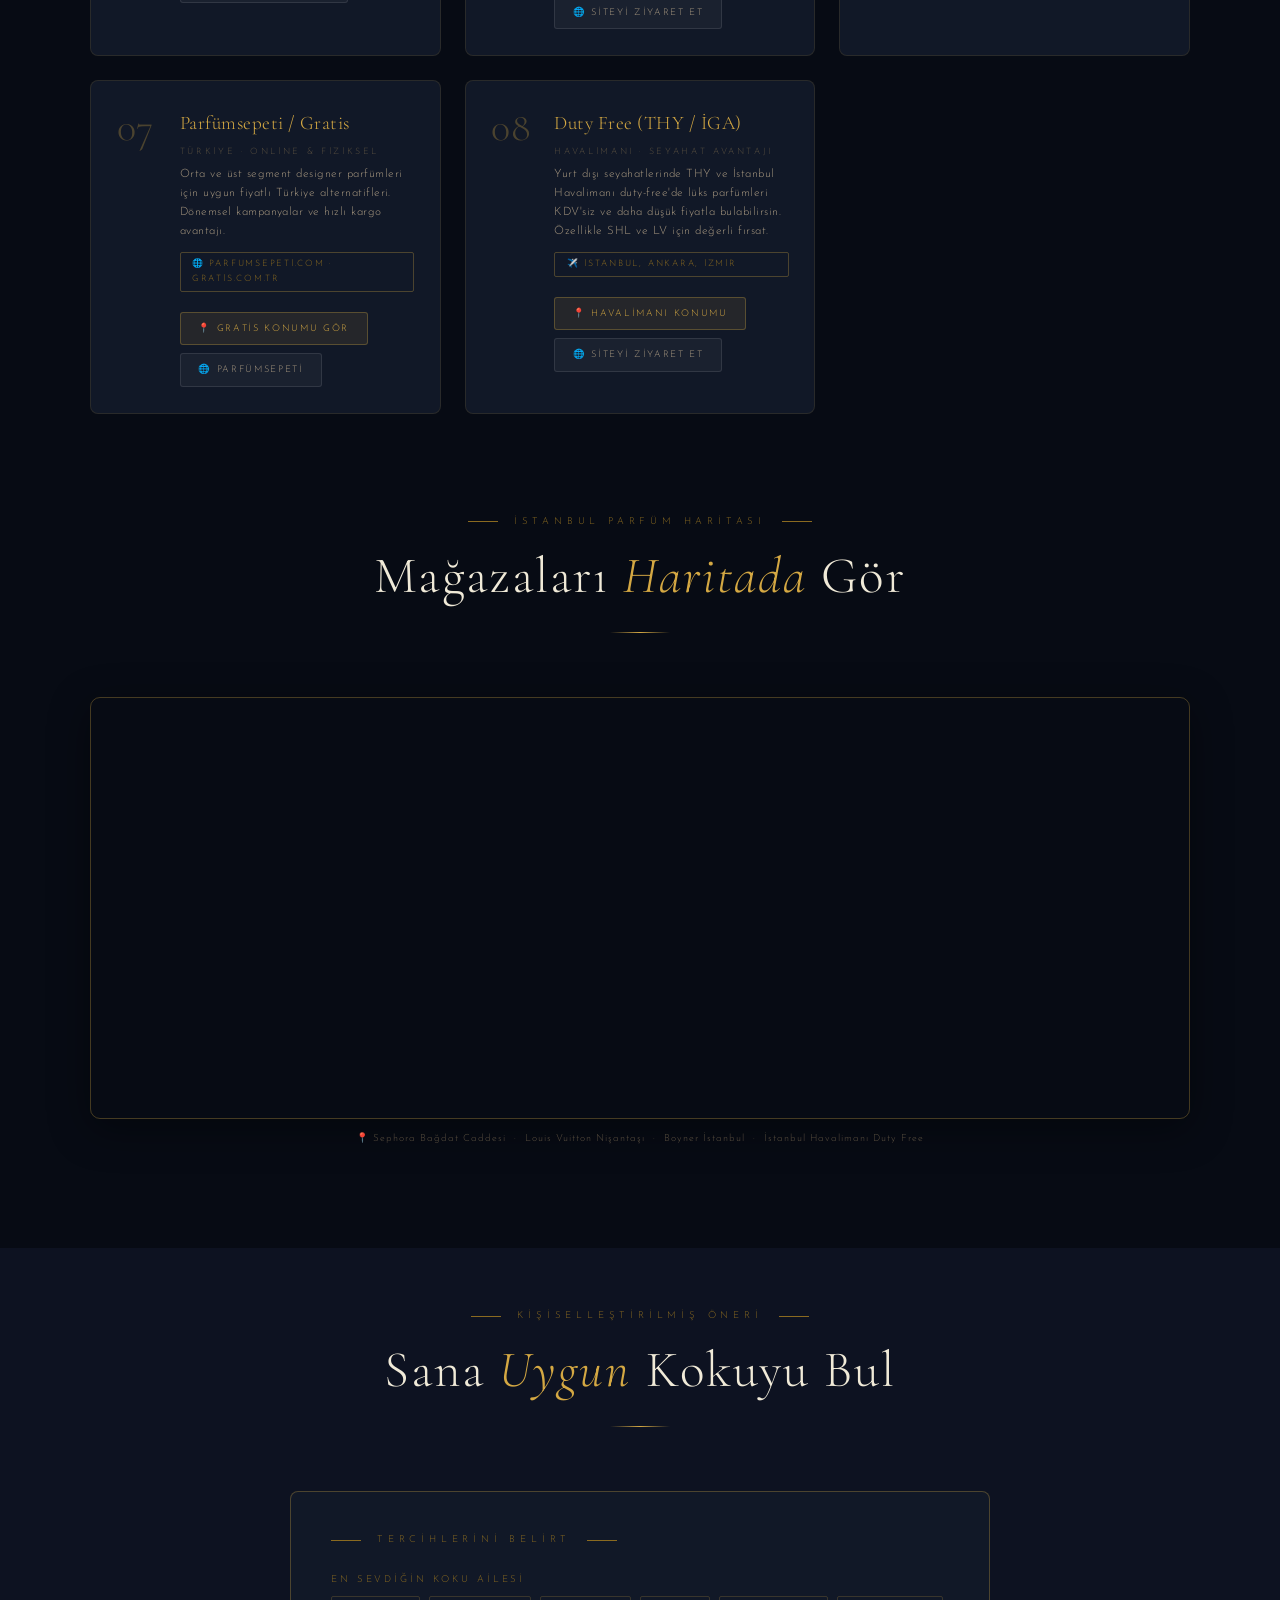
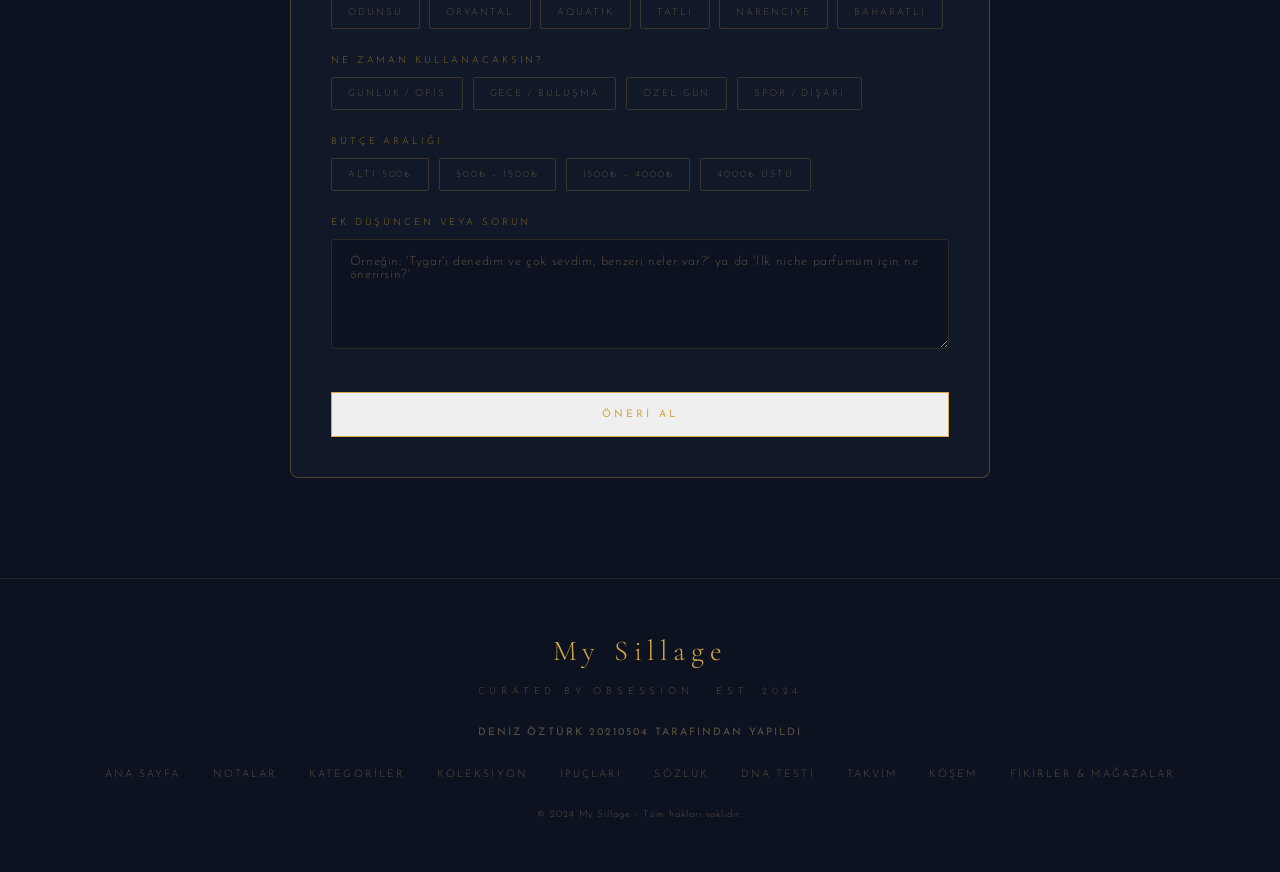
<file: AII006_PROJECT_Deniz_Ozturk_20210504/iletisim.html>
<!DOCTYPE html>
<html lang="tr">
<head>
  <meta charset="UTF-8" />
  <meta name="viewport" content="width=device-width, initial-scale=1.0" />
  <title>Fikirler & Mağazalar - My Sillage</title>
  <link rel="stylesheet" href="css/style.css" />
  <style>

    .idea-grid {
      display: grid;
      grid-template-columns: repeat(auto-fit, minmax(280px, 1fr));
      gap: 1.5rem;
      max-width: 1100px;
      margin: 0 auto;
    }
    .idea-card {
      background: var(--bg-card);
      border: 1px solid rgba(212,168,67,0.12);
      border-radius: 8px;
      padding: 1.8rem;
      transition: var(--transition);
      display: flex;
      flex-direction: column;
      gap: .8rem;
    }
    .idea-card:hover { border-color: var(--gold-border); background: var(--bg-card-hover); transform: translateY(-4px); box-shadow: 0 16px 40px rgba(0,0,0,0.4); }
    .idea-icon   { font-size: 2rem; }
    .idea-tag    { font-size: .55rem; letter-spacing: .3em; text-transform: uppercase; color: var(--gold-dim); }
    .idea-title  { font-family: var(--font-display); font-size: 1.3rem; color: var(--text-primary); line-height: 1.2; }
    .idea-desc   { font-size: .74rem; color: var(--text-secondary); line-height: 1.75; }
    .idea-steps  { list-style: none; display: flex; flex-direction: column; gap: .4rem; margin-top: .2rem; }
    .idea-steps li { font-size: .7rem; color: var(--text-secondary); display: flex; gap: .6rem; align-items: flex-start; }
    .idea-steps li::before { content: '◆'; color: var(--gold-dim); font-size: .5rem; margin-top: .2rem; flex-shrink: 0; }


    .store-grid {
      display: grid;
      grid-template-columns: repeat(auto-fit, minmax(260px, 1fr));
      gap: 1.5rem;
      max-width: 1100px;
      margin: 0 auto;
    }
    .store-card {
      background: var(--bg-card);
      border: 1px solid rgba(212,168,67,0.12);
      border-radius: 8px;
      padding: 1.6rem;
      transition: var(--transition);
      display: flex;
      gap: 1.2rem;
      align-items: flex-start;
    }
    .store-card:hover { border-color: var(--gold-border); background: var(--bg-card-hover); }
    .store-num { font-family: var(--font-display); font-size: 2.5rem; color: var(--gold-border); line-height: 1; min-width: 44px; }
    .store-body { display: flex; flex-direction: column; gap: .35rem; }
    .store-name { font-family: var(--font-display); font-size: 1.2rem; color: var(--gold-bright); }
    .store-type { font-size: .55rem; letter-spacing: .3em; text-transform: uppercase; color: var(--text-muted); }
    .store-desc { font-size: .72rem; color: var(--text-secondary); line-height: 1.65; }
    .store-tag  { display: inline-block; font-size: .55rem; letter-spacing: .2em; text-transform: uppercase; padding: .25rem .7rem; border: 1px solid var(--gold-border); border-radius: 2px; color: var(--gold-dim); margin-top: .3rem; }


    .store-actions { display: flex; flex-wrap: wrap; gap: .5rem; margin-top: .9rem; }
    .store-btn {
      display: inline-flex; align-items: center; gap: .4rem;
      font-family: var(--font-ui);
      font-size: .58rem; letter-spacing: .18em; text-transform: uppercase;
      padding: .5rem 1.1rem; border-radius: 3px;
      cursor: pointer; text-decoration: none;
      transition: all 0.25s ease;
    }
    .store-btn-map {
      background: rgba(212,168,67,0.1);
      border: 1px solid var(--gold-border);
      color: var(--gold-bright);
    }
    .store-btn-map:hover { background: var(--gold-bright); color: var(--bg-primary); }
    .store-btn-web {
      background: rgba(255,255,255,0.04);
      border: 1px solid rgba(255,255,255,0.1);
      color: var(--text-secondary);
    }
    .store-btn-web:hover { border-color: var(--text-secondary); color: var(--text-primary); }


    .suggest-box {
      max-width: 700px;
      margin: 0 auto;
      background: var(--bg-card);
      border: 1px solid var(--gold-border);
      border-radius: 8px;
      padding: 2.5rem;
    }
    .radio-group { display: flex; flex-wrap: wrap; gap: .6rem; margin-top: .5rem; }
    .radio-pill {
      cursor: pointer;
      font-size: .6rem; letter-spacing: .2em; text-transform: uppercase;
      padding: .45rem 1rem;
      border: 1px solid rgba(212,168,67,0.2);
      border-radius: 2px;
      color: var(--text-muted);
      transition: var(--transition);
      user-select: none;
    }
    .radio-pill.selected, .radio-pill:hover { border-color: var(--gold-bright); color: var(--gold-bright); background: var(--gold-subtle); }
    .success-msg { display:none; background:rgba(20,50,30,0.4); border:1px solid rgba(80,180,100,0.3); border-radius:8px; padding:1.2rem 1.5rem; font-size:.78rem; color:#6fcf97; margin-top:1rem; text-align:center; }
  </style>
</head>
<body>

  <nav class="navbar">
    <a href="index.html" class="navbar-brand">
      <span class="brand-main">My Sillage</span>
      <span class="brand-sub">Curated by Obsession</span>
      <span class="brand-author">Deniz Öztürk 20210504</span>
    </a>
    <div class="nav-right">
      <div class="lang-toggle" onclick="toggleLanguage()" title="Dil Değiştir / Change Language" data-tr-title="Dil Değiştir / Change Language" data-en-title="Change Language / Dil Değiştir">
        <span class="lang-btn lang-btn-tr">TR</span>
        <span class="lang-btn lang-btn-en">EN</span>
      </div>
      <ul class="nav-links" id="navLinks">
        <li><a href="index.html" data-tr="Ana Sayfa" data-en="Home">Ana Sayfa</a></li>
        <li><a href="notalar.html" data-tr="Notalar" data-en="Notes">Notalar</a></li>
        <li><a href="kategoriler.html" data-tr="Kategoriler" data-en="Categories">Kategoriler</a></li>
        <li><a href="koleksiyon.html" data-tr="Koleksiyon" data-en="Collection">Koleksiyon</a></li>
        <li><a href="ipuclari.html" data-tr="İpuçları" data-en="Tips">İpuçları</a></li>
        <li><a href="sozluk.html" data-tr="Sözlük" data-en="Glossary">Sözlük</a></li>
        <li><a href="test.html" data-tr="DNA Testi" data-en="DNA Test">DNA Testi</a></li>
        <li><a href="takvim.html" data-tr="Takvim" data-en="Calendar">Takvim</a></li>
        <li><a href="koleksiyonum.html" data-tr="Köşem" data-en="My Corner">Köşem</a></li>
        <li><a href="iletisim.html" class="active" data-tr="Fikirler &amp; Mağazalar" data-en="Ideas &amp; Stores">Fikirler &amp; Mağazalar</a></li>
      </ul>
      <div class="theme-toggle" onclick="toggleTheme()" title="Tema Değiştir" data-tr-title="Tema Değiştir" data-en-title="Toggle Theme">
        <div class="theme-toggle-track"><div class="theme-toggle-thumb"></div></div>
        <span class="theme-toggle-icon" id="themeIcon">☀️</span>
      </div>
      <div class="hamburger" onclick="toggleMenu()"><span></span><span></span><span></span></div>
    </div>
  </nav>

  <div class="page-wrapper">

    <div class="page-hero">
      <div class="hero-eyebrow" style="justify-content:center;margin-bottom:1rem;" data-tr="Bağlantıda Kal" data-en="Stay Connected">Bağlantıda Kal</div>
      <h1 class="page-hero-title" data-tr="Fikirler & <em>Mağazalar</em>" data-en="Ideas & <em>Stores</em>">Fikirler & <em>Mağazalar</em></h1>
      <p class="page-hero-sub" data-tr="Bize ulaşın · Deneyim alanları · Sosyal medya" data-en="Contact us · Experience zones · Social media">Bize ulaşın · Deneyim alanları · Sosyal medya</p>
    </div>


    <section class="section">
      <div class="section-header reveal">
        <div class="section-eyebrow" data-tr="Nereden Başlamalısın?" data-en="Where Should You Start?">Nereden Başlamalısın?</div>
        <h2 class="section-title" data-tr="Hobini <em>Büyütmek</em> İçin 6 Yol" data-en="6 Ways to <em>Grow</em> Your Hobby">Hobini <em>Büyütmek</em> İçin 6 Yol</h2>
        <div class="section-divider"></div>
      </div>

      <div class="idea-grid">

        <div class="idea-card reveal">
          <div class="idea-icon">🧪</div>
          <div class="idea-tag" data-tr="Keşfetme · Başlangıç" data-en="Discovery · Beginning">Keşfetme · Başlangıç</div>
          <div class="idea-title" data-tr="Decant & Sample Koleksiyonu" data-en="Decant & Sample Collection">Decant & Sample Koleksiyonu</div>
          <p class="idea-desc" data-tr="Pahalı şişe almadan önce 2–5ml decant'lar toplayarak geniş bir koku haritası çıkar. Hem bütçeni korur hem de damak zevkini eğitirsin." data-en="Create a wide scent map by collecting 2–5ml decants before buying expensive bottles. It both protects your budget and trains your palate.">Pahalı şişe almadan önce 2–5ml decant'lar toplayarak geniş bir koku haritası çıkar. Hem bütçeni korur hem de damak zevkini eğitirsin.</p>
          <ul class="idea-steps">
            <li data-tr="Fragrantica ve Basenotes'ta favorilerini listele" data-en="List your favorites on Fragrantica and Basenotes">Fragrantica ve Basenotes'ta favorilerini listele</li>
            <li data-tr="Türkiye'deki decant gruplarını ve Trendyol/Hepsiburada mağazalarını takip et" data-en="Follow decant groups in Turkey and Trendyol/Hepsiburada stores">Türkiye'deki decant gruplarını ve Trendyol/Hepsiburada mağazalarını takip et</li>
            <li data-tr="Her ayı farklı bir koku ailesine ayır" data-en="Dedicate each month to a different scent family">Her ayı farklı bir koku ailesine ayır</li>
          </ul>
        </div>

        <div class="idea-card reveal delay-1">
          <div class="idea-icon">📓</div>
          <div class="idea-tag" data-tr="Gelişim · Belgeleme" data-en="Development · Documentation">Gelişim · Belgeleme</div>
          <div class="idea-title" data-tr="Parfüm Günlüğü Tut" data-en="Keep a Perfume Journal">Parfüm Günlüğü Tut</div>
          <p class="idea-desc" data-tr="Her parfüm deneyimini tarih, hava durumu, ortam ve kişisel izlenimle not al. Zamanla zevkinin nasıl evrildiğini görmek inanılmaz derecede tatmin edici." data-en="Take notes on every perfume experience with date, weather, environment, and personal impression. It's incredibly satisfying to see how your taste evolves over time.">Her parfüm deneyimini tarih, hava durumu, ortam ve kişisel izlenimle not al. Zamanla zevkinin nasıl evrildiğini görmek inanılmaz derecede tatmin edici.</p>
          <ul class="idea-steps">
            <li data-tr="Not: üst nota - orta nota - alt nota algın" data-en="Note: top note - middle note - base note perception">Not: üst nota - orta nota - alt nota algın</li>
            <li data-tr="Sillage (yayılım) ve kalıcılık derecelendirmesi ekle" data-en="Add Sillage (projection) and longevity rating">Sillage (yayılım) ve kalıcılık derecelendirmesi ekle</li>
            <li data-tr="Parfümün sende uyandırdığı duygu veya anıyı yaz" data-en="Write the emotion or memory the perfume evokes in you">Parfümün sende uyandırdığı duygu veya anıyı yaz</li>
          </ul>
        </div>

        <div class="idea-card reveal delay-2">
          <div class="idea-icon">🌐</div>
          <div class="idea-tag" data-tr="Topluluk · Bilgi" data-en="Community · Knowledge">Topluluk · Bilgi</div>
          <div class="idea-title" data-tr="Parfüm Topluluklarına Katıl" data-en="Join Perfume Communities">Parfüm Topluluklarına Katıl</div>
          <p class="idea-desc" data-tr="Reddit r/fragrance, Fragrantica forumları ve Türkiye'deki parfüm Discord ve Facebook grupları; tavsiye, takas ve sohbet için eşsiz kaynaklardır." data-en="Reddit r/fragrance, Fragrantica forums, and perfume Discord and Facebook groups in Turkey; unique resources for advice, trade, and chat.">Reddit r/fragrance, Fragrantica forumları ve Türkiye'deki parfüm Discord ve Facebook grupları; tavsiye, takas ve sohbet için eşsiz kaynaklardır.</p>
          <ul class="idea-steps">
            <li data-tr="r/fragrance · r/malefrags subredditlerini takip et" data-en="Follow r/fragrance · r/malefrags subreddits">r/fragrance · r/malefrags subredditlerini takip et</li>
            <li data-tr='\"Erkek Parfüm Severler Türkiye\" gruplarını ara' data-en='Search for \"Erkek Parfüm Severler Türkiye\" groups'>"Erkek Parfüm Severler Türkiye" gruplarını ara</li>
            <li data-tr="SOTD (Scent of the Day) paylaşımlarına katıl" data-en="Join SOTD (Scent of the Day) posts">SOTD (Scent of the Day) paylaşımlarına katıl</li>
          </ul>
        </div>

        <div class="idea-card reveal">
          <div class="idea-icon">🎓</div>
          <div class="idea-tag" data-tr="Derinleşme · Uzmanlık" data-en="Deepening · Expertise">Derinleşme · Uzmanlık</div>
          <div class="idea-title" data-tr="Parfüm Tarihi & Kimyasını Öğren" data-en="Learn Perfume History & Chemistry">Parfüm Tarihi & Kimyasını Öğren</div>
          <p class="idea-desc" data-tr="Luca Turin'in \"The Secret of Scent\" kitabı ile Perfume Society'nin ücretsiz kaynaklarına başvur. Aroma kimyası bilmek tercihlerin neden değiştiğini açıklar." data-en="Refer to Luca Turin's \"The Secret of Scent\" book and the Perfume Society's free resources. Knowing aroma chemistry explains why preferences change.">Luca Turin'in "The Secret of Scent" kitabı ile Perfume Society'nin ücretsiz kaynaklarına başvur. Aroma kimyası bilmek tercihlerin neden değiştiğini açıklar.</p>
          <ul class="idea-steps">
            <li data-tr='\"Perfume: The Story of a Murderer\" filmini izle' data-en='Watch \"Perfume: The Story of a Murderer\" movie'>"Perfume: The Story of a Murderer" filmini izle</li>
            <li data-tr="Fragrantica'nın olfaktif aile rehberini oku" data-en="Read Fragrantica's olfactory family guide">Fragrantica'nın olfaktif aile rehberini oku</li>
            <li data-tr="Temel aroma kimikalleri (Ambroxan, ISO E Super) araştır" data-en="Research basic aroma chemicals (Ambroxan, ISO E Super)">Temel aroma kimikalleri (Ambroxan, ISO E Super) araştır</li>
          </ul>
        </div>

        <div class="idea-card reveal delay-1">
          <div class="idea-icon">🛠️</div>
          <div class="idea-tag" data-tr="Yaratıcılık · DIY" data-en="Creativity · DIY">Yaratıcılık · DIY</div>
          <div class="idea-title" data-tr="Kendi Koku Kolajını Oluştur" data-en="Create Your Own Scent Collage">Kendi Koku Kolajını Oluştur</div>
          <p class="idea-desc" data-tr="İki parfümü birbiriyle layering yaparak (katmanlayarak) kendi imzanı yarat. Örneğin bir aquatik üzerine odunsu bir EDT sıkmak bambaşka bir deneyim açar." data-en="Create your own signature by layering two perfumes with each other. For example, spraying a woody EDT over an aquatic opens up a completely different experience.">İki parfümü birbiriyle layering yaparak (katmanlayarak) kendi imzanı yarat. Örneğin bir aquatik üzerine odunsu bir EDT sıkmak bambaşka bir deneyim açar.</p>
          <ul class="idea-steps">
            <li data-tr="Önce benzer ailelerden parfümleri dene (güvenli)" data-en="Try perfumes from similar families first (safe)">Önce benzer ailelerden parfümleri dene (güvenli)</li>
            <li data-tr="Zıt kategorileri miksliyorsan nota uyumuna dikkat et" data-en="Pay attention to note harmony if mixing opposite categories">Zıt kategorileri miksliyorsan nota uyumuna dikkat et</li>
            <li data-tr="Başarılı kombinasyonu günlüğüne kaydet, paylaş" data-en="Record the successful combination in your journal, share it">Başarılı kombinasyonu günlüğüne kaydet, paylaş</li>
          </ul>
        </div>

        <div class="idea-card reveal delay-2">
          <div class="idea-icon">🎁</div>
          <div class="idea-tag" data-tr="Sosyal · Hediyeleşme" data-en="Social · Gifting">Sosyal · Hediyeleşme</div>
          <div class="idea-title" data-tr="Takas & Hediye Kültürü" data-en="Swap & Gift Culture">Takas & Hediye Kültürü</div>
          <p class="idea-desc" data-tr="Sevmediğin şişeleri parfüm takası gruplarında değerlendirmek hem bütçeni kurtarır hem yeni arkadaşlıklar doğurur. Yakınlarına kişiselleştirilmiş parfüm önerileri yapmak da harika bir hobby uzantısı." data-en="Evaluating bottles you don't like in perfume swap groups both saves your budget and creates new friendships. Making personalized perfume recommendations to your loved ones is also a great hobby extension.">Sevmediğin şişeleri parfüm takası gruplarında değerlendirmek hem bütçeni kurtarır hem yeni arkadaşlıklar doğurur. Yakınlarına kişiselleştirilmiş parfüm önerileri yapmak da harika bir hobby uzantısı.</p>
          <ul class="idea-steps">
            <li data-tr="Açılmamış şişeler için swap gruplarına katıl" data-en="Join swap groups for unopened bottles">Açılmamış şişeler için swap gruplarına katıl</li>
            <li data-tr="Yakınlarının kişilik tipine uygun parfüm öner" data-en="Recommend perfumes suitable for your loved ones' personality type">Yakınlarının kişilik tipine uygun parfüm öner</li>
            <li data-tr="Doğum günleri için kişiselleştirilmiş decant seti hazırla" data-en="Prepare a personalized decant set for birthdays">Doğum günleri için kişiselleştirilmiş decant seti hazırla</li>
          </ul>
        </div>

      </div>
    </section>


    <section class="section" style="background:var(--bg-secondary);padding-top:60px;padding-bottom:60px;">
      <div class="section-header reveal">
        <div class="section-eyebrow" data-tr="Koleksiyoncu Rehberi" data-en="Collector's Guide">Koleksiyoncu Rehberi</div>
        <h2 class="section-title" data-tr="Bütçeni <em>Akıllıca</em> Yönet" data-en="Manage Your Budget <em>Wisely</em>">Bütçeni <em>Akıllıca</em> Yönet</h2>
        <div class="section-divider"></div>
      </div>

      <div style="max-width:800px;margin:0 auto;" class="reveal">
        <div class="tip-item" style="margin-bottom:1rem;">
          <div class="tip-number" style="font-size:1.5rem;">💡</div>
          <div class="tip-content">
            <h3 style="color:var(--gold-bright);" data-tr="Önce decant, sonra tam şişe" data-en="Decant first, full bottle later">Önce decant, sonra tam şişe</h3>
            <p data-tr="Hiçbir parfümü, en az 3 gün farklı koşullarda (ofis, gece, yaz) test etmeden tam şişe alma. 5ml decant satın almak saatler süren pişmanlıklardan kurtarır." data-en="Don't buy a full bottle of any perfume without testing it for at least 3 days in different conditions (office, night, summer). Buying a 5ml decant saves you from hours of regret.">Hiçbir parfümü, en az 3 gün farklı koşullarda (ofis, gece, yaz) test etmeden tam şişe alma. 5ml decant satın almak saatler süren pişmanlıklardan kurtarır.</p>
          </div>
        </div>
        <div class="tip-item" style="margin-bottom:1rem;">
          <div class="tip-number" style="font-size:1.5rem;">💡</div>
          <div class="tip-content">
            <h3 style="color:var(--gold-bright);" data-tr="Parfüm fuarlarını ve outlet'leri takip et" data-en="Follow perfume fairs and outlets">Parfüm fuarlarını ve outlet'leri takip et</h3>
            <p data-tr="Beymen Club, Boyner ve Vakko gibi mağazalarda dönemsel indirimler yaşanır. Duty-free fırsatları ve resmi online mağazalar sertifikalı ürün garantisi sunar." data-en="Periodic discounts occur in stores like Beymen Club, Boyner, and Vakko. Duty-free opportunities and official online stores offer certified product guarantees.">Beymen Club, Boyner ve Vakko gibi mağazalarda dönemsel indirimler yaşanır. Duty-free fırsatları ve resmi online mağazalar sertifikalı ürün garantisi sunar.</p>
          </div>
        </div>
        <div class="tip-item">
          <div class="tip-number" style="font-size:1.5rem;">⚠️</div>
          <div class="tip-content">
            <h3 style="color:#eb8080;" data-tr="Sosyal Medya Seline Kapılma" data-en="Don't Get Swept Away by Social Media">Sosyal Medya Seline Kapılma</h3>
            <p data-tr="TikTok ve YouTube algoritmaları \"hype\" parfüm satmak için tasarlanmış. Her \"en iyi erkek parfümü\" listesini filtrele, kendi burnunu eğit ve kendi kararını ver." data-en="TikTok and YouTube algorithms are designed to sell \"hype\" perfumes. Filter every \"best men's perfume\" list, train your own nose, and make your own decision.">TikTok ve YouTube algoritmaları "hype" parfüm satmak için tasarlanmış. Her "en iyi erkek parfümü" listesini filtrele, kendi burnunu eğit ve kendi kararını ver.</p>
          </div>
        </div>
      </div>
    </section>


    <section class="section">
      <div class="section-header reveal">
        <div class="section-eyebrow" data-tr="Nerede Alınır?" data-en="Where to Buy?">Nerede Alınır?</div>
        <h2 class="section-title" data-tr="En İyi <em>Parfüm Mağazaları</em>" data-en="Best <em>Perfume Stores</em>">En İyi <em>Parfüm Mağazaları</em></h2>
        <div class="section-divider"></div>
      </div>

      <div class="store-grid">

        <div class="store-card reveal">
          <div class="store-num">01</div>
          <div class="store-body">
            <div class="store-name">Fragrantica</div>
            <div class="store-type" data-tr="Referans Sitesi · Ücretsiz" data-en="Reference Site · Free">Referans Sitesi · Ücretsiz</div>
            <p class="store-desc" data-tr="Parfüm dünyasının ansiklopedisi. Nota bilgileri, yorumlar, olfaktif aileler ve \"benzer parfüm\" önerileri için vazgeçilmez. Koleksiyon takibi ve kişisel listeler yapabilirsin." data-en="The encyclopedia of the perfume world. Indispensable for note information, reviews, olfactory families, and \"similar perfume\" suggestions. You can track your collection and create personal lists.">Parfüm dünyasının ansiklopedisi. Nota bilgileri, yorumlar, olfaktif aileler ve "benzer parfüm" önerileri için vazgeçilmez. Koleksiyon takibi ve kişisel listeler yapabilirsin.</p>
            <span class="store-tag">🌐 fragrantica.com</span>
            <div class="store-actions">
              <a class="store-btn store-btn-web" href="https://www.fragrantica.com" target="_blank" data-tr="🌐 Siteyi Ziyaret Et" data-en="🌐 Visit Site">🌐 Siteyi Ziyaret Et</a>
            </div>
          </div>
        </div>

        <div class="store-card reveal delay-1">
          <div class="store-num">02</div>
          <div class="store-body">
            <div class="store-name">Boyner / Beymen</div>
            <div class="store-type" data-tr="Türkiye · Fiziksel & Online" data-en="Turkey · Physical & Online">Türkiye · Fiziksel & Online</div>
            <p class="store-desc" data-tr="YSL, Hugo Boss, Prada, Dior ve Chanel gibi lüks designerları orijinal garantisiyle bulabileceğin güvenilir zincirlerin başında. Test tezgâhları mevcut." data-en="One of the leading reliable chains where you can find luxury designers like YSL, Hugo Boss, Prada, Dior, and Chanel with an original guarantee. Test counters are available.">YSL, Hugo Boss, Prada, Dior ve Chanel gibi lüks designerları orijinal garantisiyle bulabileceğin güvenilir zincirlerin başında. Test tezgâhları mevcut.</p>
            <span class="store-tag" data-tr="🏬 Türkiye geneli" data-en="🏬 Across Turkey">🏬 Türkiye geneli</span>
            <div class="store-actions">
              <a class="store-btn store-btn-map" href="https://www.google.com/maps/search/Boyner+ma%C4%9Fazas%C4%B1/@41.015,28.979,12z" target="_blank" data-tr="📍 Konumu Gör" data-en="📍 See Location">📍 Konumu Gör</a>
              <a class="store-btn store-btn-web" href="https://www.boyner.com.tr" target="_blank" data-tr="🌐 Siteyi Ziyaret Et" data-en="🌐 Visit Site">🌐 Siteyi Ziyaret Et</a>
            </div>
          </div>
        </div>

        <div class="store-card reveal delay-2">
          <div class="store-num">03</div>
          <div class="store-body">
            <div class="store-name">Sephora</div>
            <div class="store-type" data-tr="Global Zincir · Türkiye'de Var" data-en="Global Chain · Available in Turkey">Global Zincir · Türkiye'de Var</div>
            <p class="store-desc" data-tr="Geniş designer yelpazesi, numune servisi ve sadakat puanı sistemi. Özellikle YSL, Giorgio Armani ve Prada'yı test etmek için ideal ortam sunar." data-en="Wide range of designers, sample service, and loyalty point system. Offers an ideal environment to test especially YSL, Giorgio Armani, and Prada.">Geniş designer yelpazesi, numune servisi ve sadakat puanı sistemi. Özellikle YSL, Giorgio Armani ve Prada'yı test etmek için ideal ortam sunar.</p>
            <span class="store-tag" data-tr="🏬 Büyük şehirlerde" data-en="🏬 In major cities">🏬 Büyük şehirlerde</span>
            <div class="store-actions">
              <a class="store-btn store-btn-map" href="https://www.google.com/maps/place/?q=place_id:ChIJi73Opu3HyhQR6SnZ-4fgSjQ" target="_blank" data-tr="📍 Konumu Gör" data-en="📍 See Location">📍 Konumu Gör</a>
              <a class="store-btn store-btn-web" href="https://www.sephora.com.tr" target="_blank" data-tr="🌐 Siteyi Ziyaret Et" data-en="🌐 Visit Site">🌐 Siteyi Ziyaret Et</a>
            </div>
          </div>
        </div>

        <div class="store-card reveal">
          <div class="store-num">04</div>
          <div class="store-body">
            <div class="store-name">Jomashop</div>
            <div class="store-type" data-tr="Online · Amerika · Uluslararası" data-en="Online · USA · International">Online · Amerika · Uluslararası</div>
            <p class="store-desc" data-tr="Lüks parfümleri %40–60 indirimli bulabileceğin güvenilir Amerikan discount mağazası. BVLGARi, Mancera ve SHL gibi niche markaları da stoklar." data-en="A reliable American discount store where you can find luxury perfumes with a 40–60% discount. Also stocks niche brands like BVLGARi, Mancera, and SHL.">Lüks parfümleri %40–60 indirimli bulabileceğin güvenilir Amerikan discount mağazası. BVLGARi, Mancera ve SHL gibi niche markaları da stoklar.</p>
            <span class="store-tag">🌐 jomashop.com</span>
            <div class="store-actions">
              <a class="store-btn store-btn-web" href="https://www.jomashop.com/fragrances.html" target="_blank" data-tr="🌐 Siteyi Ziyaret Et" data-en="🌐 Visit Site">🌐 Siteyi Ziyaret Et</a>
            </div>
          </div>
        </div>

        <div class="store-card reveal delay-1">
          <div class="store-num">05</div>
          <div class="store-body">
            <div class="store-name">Louis Vuitton Boutique</div>
            <div class="store-type" data-tr="Sadece Mağazada · Premium" data-en="In-Store Only · Premium">Sadece Mağazada · Premium</div>
            <p class="store-desc" data-tr="LV Imagination gibi parfümleri sadece resmi LV mağazalarından veya louisvuitton.com üzerinden satın alabilirsin. Sahte ürün riski sıfır." data-en="You can only buy perfumes like LV Imagination from official LV stores or through louisvuitton.com. Zero risk of fake products.">LV Imagination gibi parfümleri sadece resmi LV mağazalarından veya louisvuitton.com üzerinden satın alabilirsin. Sahte ürün riski sıfır.</p>
            <span class="store-tag" data-tr="🏬 İstanbul Nişantaşı / Zorlu" data-en="🏬 Istanbul Nisantasi / Zorlu">🏬 İstanbul Nişantaşı / Zorlu</span>
            <div class="store-actions">
              <a class="store-btn store-btn-map" href="https://www.google.com/maps/place/?q=place_id:ChIJo6yIP2S3yhQRUBY379ewuks" target="_blank" data-tr="📍 Konumu Gör" data-en="📍 See Location">📍 Konumu Gör</a>
              <a class="store-btn store-btn-web" href="https://tr.louisvuitton.com" target="_blank" data-tr="🌐 Siteyi Ziyaret Et" data-en="🌐 Visit Site">🌐 Siteyi Ziyaret Et</a>
            </div>
          </div>
        </div>

        <div class="store-card reveal delay-2">
          <div class="store-num">06</div>
          <div class="store-body">
            <div class="store-name">Decant Grupları (TR)</div>
            <div class="store-type" data-tr="Facebook / Discord · Güven Esaslı" data-en="Facebook / Discord · Trust-Based">Facebook / Discord · Güven Esaslı</div>
            <p class="store-desc" data-tr="\"Erkek Parfüm Severler\", \"Niche Parfüm Türkiye\" gibi gruplarda hem alım-satım hem takas yapabilirsin. Satıcı yorumlarını dikkatlice oku." data-en="You can buy, sell, and trade in groups like \"Erkek Parfüm Severler\", \"Niche Parfüm Türkiye\". Read seller reviews carefully.">"Erkek Parfüm Severler", "Niche Parfüm Türkiye" gibi gruplarda hem alım-satım hem takas yapabilirsin. Satıcı yorumlarını dikkatlice oku.</p>
            <span class="store-tag">📱 Facebook · Instagram · Discord</span>
            <div class="store-actions">
              <a class="store-btn store-btn-web" href="https://www.facebook.com/groups/search/results/?q=parfüm+türkiye" target="_blank" data-tr="📱 Gruba Git" data-en="📱 Go to Group">📱 Gruba Git</a>
            </div>
          </div>
        </div>

        <div class="store-card reveal">
          <div class="store-num">07</div>
          <div class="store-body">
            <div class="store-name">Parfümsepeti / Gratis</div>
            <div class="store-type" data-tr="Türkiye · Online & Fiziksel" data-en="Turkey · Online & Physical">Türkiye · Online & Fiziksel</div>
            <p class="store-desc" data-tr="Orta ve üst segment designer parfümleri için uygun fiyatlı Türkiye alternatifleri. Dönemsel kampanyalar ve hızlı kargo avantajı." data-en="Affordable alternatives in Turkey for medium and high-end designer perfumes. Advantage of periodic campaigns and fast shipping.">Orta ve üst segment designer parfümleri için uygun fiyatlı Türkiye alternatifleri. Dönemsel kampanyalar ve hızlı kargo avantajı.</p>
            <span class="store-tag">🌐 parfumsepeti.com · gratis.com.tr</span>
            <div class="store-actions">
              <a class="store-btn store-btn-map" href="https://www.google.com/maps/place/?q=place_id:ChIJTYvoOgfHyhQRN2IZfb4rX_0" target="_blank" data-tr="📍 Gratis Konumu Gör" data-en="📍 See Gratis Location">📍 Gratis Konumu Gör</a>
              <a class="store-btn store-btn-web" href="https://www.parfumsepeti.com" target="_blank" data-tr="🌐 Parfümsepeti" data-en="🌐 Parfümsepeti">🌐 Parfümsepeti</a>
            </div>
          </div>
        </div>

        <div class="store-card reveal delay-1">
          <div class="store-num">08</div>
          <div class="store-body">
            <div class="store-name">Duty Free (THY / İGA)</div>
            <div class="store-type" data-tr="Havalimanı · Seyahat Avantajı" data-en="Airport · Travel Advantage">Havalimanı · Seyahat Avantajı</div>
            <p class="store-desc" data-tr="Yurt dışı seyahatlerinde THY ve İstanbul Havalimanı duty-free'de lüks parfümleri KDV'siz ve daha düşük fiyatla bulabilirsin. Özellikle SHL ve LV için değerli fırsat." data-en="On international travels, you can find luxury perfumes VAT-free and at lower prices at THY and Istanbul Airport duty-free. A valuable opportunity especially for SHL and LV.">Yurt dışı seyahatlerinde THY ve İstanbul Havalimanı duty-free'de lüks parfümleri KDV'siz ve daha düşük fiyatla bulabilirsin. Özellikle SHL ve LV için değerli fırsat.</p>
            <span class="store-tag" data-tr="✈️ İstanbul, Ankara, İzmir" data-en="✈️ Istanbul, Ankara, Izmir">✈️ İstanbul, Ankara, İzmir</span>
            <div class="store-actions">
              <a class="store-btn store-btn-map" href="https://www.google.com/maps/place/?q=place_id:ChIJcbOUkVa2yhQR7UdicubAYz0" target="_blank" data-tr="📍 Havalimanı Konumu" data-en="📍 Airport Location">📍 Havalimanı Konumu</a>
              <a class="store-btn store-btn-web" href="https://www.unifree.com.tr" target="_blank" data-tr="🌐 Siteyi Ziyaret Et" data-en="🌐 Visit Site">🌐 Siteyi Ziyaret Et</a>
            </div>
          </div>
        </div>

      </div>
    </section>


    <section class="section" style="padding-top:0;">
      <div class="section-header reveal">
        <div class="section-eyebrow">İstanbul Parfüm Haritası</div>
        <h2 class="section-title">Mağazaları <em>Haritada</em> Gör</h2>
        <div class="section-divider"></div>
      </div>
      <div style="max-width:1100px;margin:0 auto;border-radius:10px;overflow:hidden;border:1px solid var(--gold-border);box-shadow:0 10px 40px rgba(0,0,0,0.4);">
        <iframe
          src="https://www.google.com/maps/embed?pb=!1m40!1m8!1m3!1d96136.78!2d28.979!3d41.022!3m2!1i1024!2i768!4f13.1!4m29!3e0!4m5!1s ChIJi73Opu3HyhQR6SnZ-4fgSjQ!2sSephora+Ba%C4%9Fdat+Caddesi!3m2!1d40.9623799!2d29.07718!4m5!1sChIJo6yIP2S3yhQRUBY379ewuks!2sLouis+Vuitton+Nisantasi!3m2!1d41.0495334!2d28.9923093!4m5!1sChIJUaglDEi5yhQR_l_D_t4PVcM!2sBoyner+%C4%B0stanbul!3m2!1d41.03547!2d28.95945!4m5!1sChIJcbOUkVa2yhQR7UdicubAYz0!2s%C4%B0stanbul+Airport+Duty+Free!3m2!1d41.2674512!2d28.7423236!5e0!3m2!1str!2str!4v1700000000000"
          width="100%"
          height="420"
          style="border:0;display:block;filter:invert(90%) hue-rotate(180deg) saturate(0.7);"
          allowfullscreen=""
          loading="lazy"
          referrerpolicy="no-referrer-when-downgrade"
          title="Parfüm Mağazaları Haritası">
        </iframe>
      </div>
      <p style="max-width:1100px;margin:.8rem auto 0;font-size:.62rem;color:var(--text-muted);letter-spacing:.1em;text-align:center;">
        📍 Sephora Bağdat Caddesi &nbsp;·&nbsp; Louis Vuitton Nişantaşı &nbsp;·&nbsp; Boyner İstanbul &nbsp;·&nbsp; İstanbul Havalimanı Duty Free
      </p>
    </section>


    <section class="section" style="background:var(--bg-secondary);padding-top:60px;">
      <div class="section-header reveal">
        <div class="section-eyebrow" data-tr="Kişiselleştirilmiş Öneri" data-en="Personalized Recommendation">Kişiselleştirilmiş Öneri</div>
        <h2 class="section-title" data-tr="Sana <em>Uygun</em> Kokuyu Bul" data-en="Find the Scent That <em>Suits</em> You">Sana <em>Uygun</em> Kokuyu Bul</h2>
        <div class="section-divider"></div>
      </div>

      <div class="suggest-box reveal">
        <div class="section-eyebrow" style="justify-content:flex-start;margin-bottom:1.5rem;" data-tr="Tercihlerini Belirt" data-en="Specify Your Preferences">Tercihlerini Belirt</div>

        <div class="form-group">
          <label class="form-label" data-tr="En sevdiğin koku ailesi" data-en="Your favorite scent family">En sevdiğin koku ailesi</label>
          <div class="radio-group" id="family">
            <span class="radio-pill" onclick="toggle(this,'family')" data-tr="Odunsu" data-en="Woody">Odunsu</span>
            <span class="radio-pill" onclick="toggle(this,'family')" data-tr="Oryantal" data-en="Oriental">Oryantal</span>
            <span class="radio-pill" onclick="toggle(this,'family')" data-tr="Aquatik" data-en="Aquatic">Aquatik</span>
            <span class="radio-pill" onclick="toggle(this,'family')" data-tr="Tatlı" data-en="Sweet">Tatlı</span>
            <span class="radio-pill" onclick="toggle(this,'family')" data-tr="Narenciye" data-en="Citrus">Narenciye</span>
            <span class="radio-pill" onclick="toggle(this,'family')" data-tr="Baharatlı" data-en="Spicy">Baharatlı</span>
          </div>
        </div>

        <div class="form-group" style="margin-top:1.2rem;">
          <label class="form-label" data-tr="Ne zaman kullanacaksın?" data-en="When will you use it?">Ne zaman kullanacaksın?</label>
          <div class="radio-group" id="occasion">
            <span class="radio-pill" onclick="toggle(this,'occasion')" data-tr="Günlük / Ofis" data-en="Daily / Office">Günlük / Ofis</span>
            <span class="radio-pill" onclick="toggle(this,'occasion')" data-tr="Gece / Buluşma" data-en="Night / Date">Gece / Buluşma</span>
            <span class="radio-pill" onclick="toggle(this,'occasion')" data-tr="Özel Gün" data-en="Special Occasion">Özel Gün</span>
            <span class="radio-pill" onclick="toggle(this,'occasion')" data-tr="Spor / Dışarı" data-en="Sport / Outdoor">Spor / Dışarı</span>
          </div>
        </div>

        <div class="form-group" style="margin-top:1.2rem;">
          <label class="form-label" data-tr="Bütçe aralığı" data-en="Budget range">Bütçe aralığı</label>
          <div class="radio-group" id="budget">
            <span class="radio-pill" onclick="toggle(this,'budget')" data-tr="Altı 500₺" data-en="Under 500₺">Altı 500₺</span>
            <span class="radio-pill" onclick="toggle(this,'budget')" data-tr="500₺ – 1500₺" data-en="500₺ – 1500₺">500₺ – 1500₺</span>
            <span class="radio-pill" onclick="toggle(this,'budget')" data-tr="1500₺ – 4000₺" data-en="1500₺ – 4000₺">1500₺ – 4000₺</span>
            <span class="radio-pill" onclick="toggle(this,'budget')" data-tr="4000₺ üstü" data-en="Above 4000₺">4000₺ üstü</span>
          </div>
        </div>

        <div class="form-group" style="margin-top:1.2rem;">
          <label class="form-label" for="msg" data-tr="Ek düşüncen veya sorun" data-en="Additional thought or question">Ek düşüncen veya sorun</label>
          <textarea class="form-textarea" id="msg" placeholder="Örneğin: 'Tygar'ı denedim ve çok sevdim, benzeri neler var?' ya da 'İlk niche parfümüm için ne önerirsin?'" data-tr-placeholder="Örneğin: 'Tygar'ı denedim ve çok sevdim, benzeri neler var?' ya da 'İlk niche parfümüm için ne önerirsin?'" data-en-placeholder="For example: 'I tried Tygar and loved it, what are some similar ones?' or 'What do you recommend for my first niche perfume?'" style="min-height:110px;"></textarea>
        </div>

        <button class="btn btn-gold" style="width:100%;padding:1rem;justify-content:center;margin-top:.5rem;" onclick="submitForm()">
          <span data-tr="Öneri Al" data-en="Get Recommendation">Öneri Al</span>
        </button>

        <div class="success-msg" id="successMsg" data-tr="✔ Teşekkürler! Tercihlerini aldık. En kısa sürede kişisel parfüm önerinle döneceğiz." data-en="✔ Thanks! We've received your preferences. We'll get back to you with your personal perfume recommendation as soon as possible.">
          ✔ Teşekkürler! Tercihlerini aldık. En kısa sürede kişisel parfüm önerinle döneceğiz.
        </div>
      </div>
    </section>

  </div>

  <footer>
    <div class="footer-brand">My Sillage</div>
    <div class="footer-tagline" data-tr="Curated by Obsession · Est. 2024" data-en="Curated by Obsession · Est. 2024">Curated by Obsession · Est. 2024</div>
    <div class="footer-author" data-tr="Deniz Öztürk 20210504 tarafından yapıldı" data-en="by Deniz Öztürk 20210504">Deniz Öztürk 20210504 tarafından yapıldı</div>
    <nav class="footer-links">
      <a href="index.html" data-tr="Ana Sayfa" data-en="Home">Ana Sayfa</a><a href="notalar.html" data-tr="Notalar" data-en="Notes">Notalar</a>
      <a href="kategoriler.html" data-tr="Kategoriler" data-en="Categories">Kategoriler</a><a href="koleksiyon.html" data-tr="Koleksiyon" data-en="Collection">Koleksiyon</a>
      <a href="ipuclari.html" data-tr="İpuçları" data-en="Tips">İpuçları</a><a href="sozluk.html" data-tr="Sözlük" data-en="Glossary">Sözlük</a>
      <a href="test.html" data-tr="DNA Testi" data-en="DNA Test">DNA Testi</a><a href="takvim.html" data-tr="Takvim" data-en="Calendar">Takvim</a>
      <a href="koleksiyonum.html" data-tr="Köşem" data-en="My Corner">Köşem</a><a href="iletisim.html" data-tr="Fikirler & Mağazalar" data-en="Ideas & Stores">Fikirler & Mağazalar</a>
    </nav>
    <p class="footer-copy" data-tr="© 2024 My Sillage - Tüm hakları saklıdır." data-en="© 2024 My Sillage - All rights reserved.">© 2024 My Sillage - Tüm hakları saklıdır.</p>
  </footer>

  <script src="js/main.js"></script>
  <script src="js/language.js"></script>
  <script>
            if (localStorage.getItem('theme') === 'light') { document.body.classList.add('light-mode'); const icon = document.getElementById('themeIcon'); if(icon) icon.textContent = '🌙'; }

    function toggle(el, groupId) {
      const group = document.getElementById(groupId);
      group.querySelectorAll('.radio-pill').forEach(p => p.classList.remove('selected'));
      el.classList.add('selected');
    }

    function submitForm() {
      document.getElementById('successMsg').style.display = 'block';
      document.getElementById('msg').value = '';
      document.querySelectorAll('.radio-pill').forEach(p => p.classList.remove('selected'));
    }

      </script>
</body>
</html>
</file>
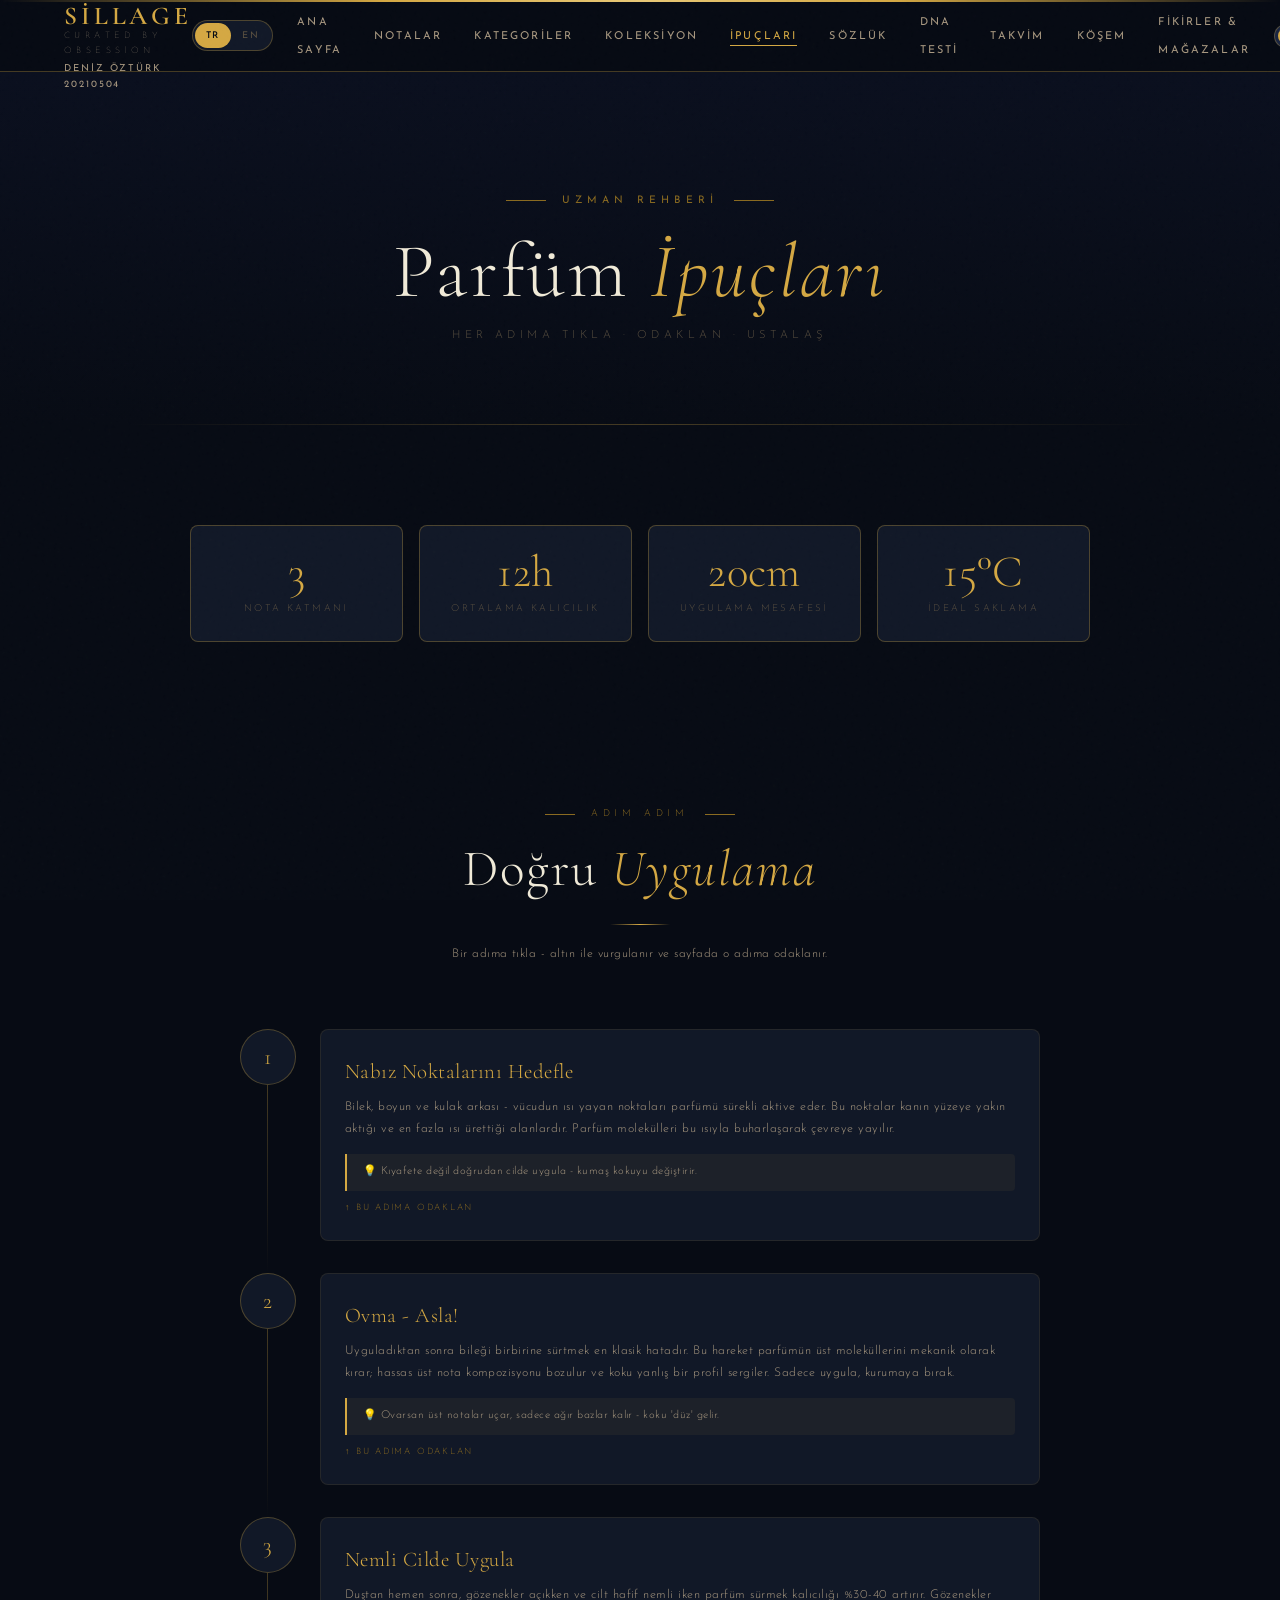
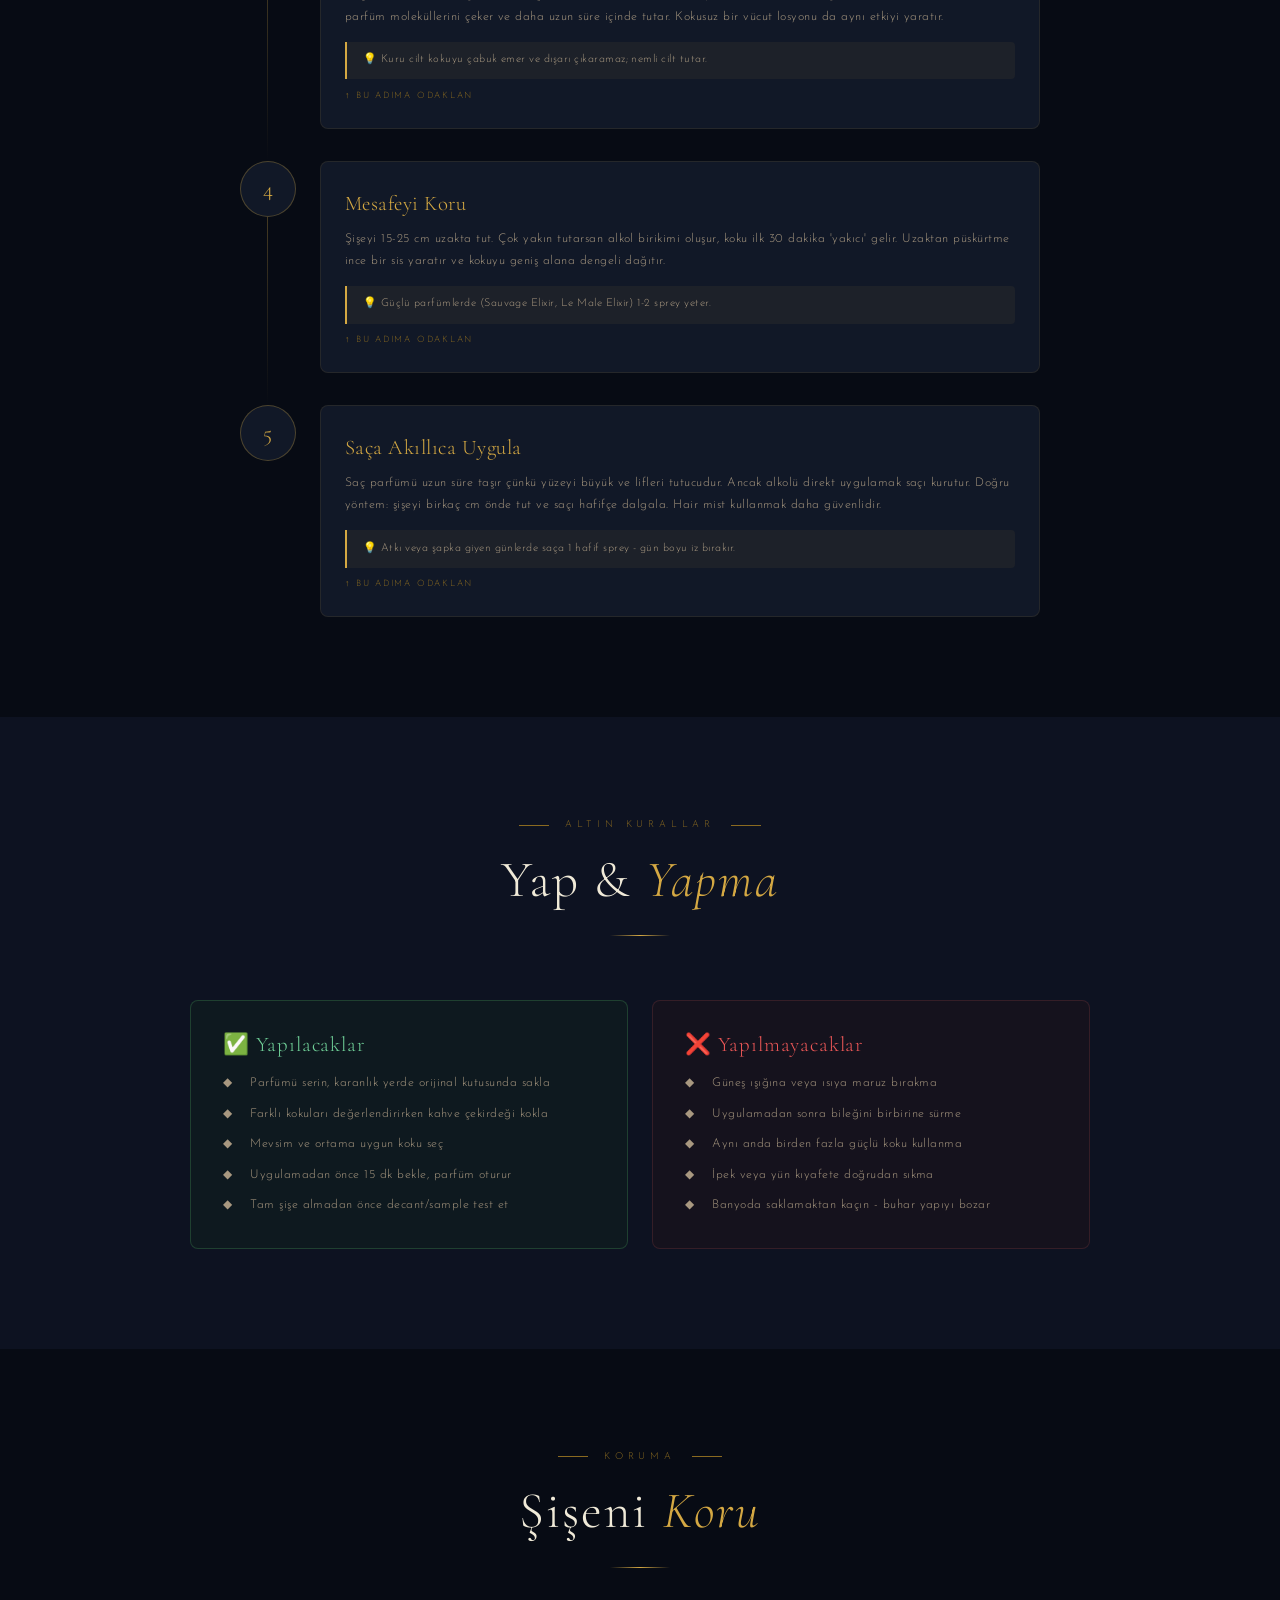
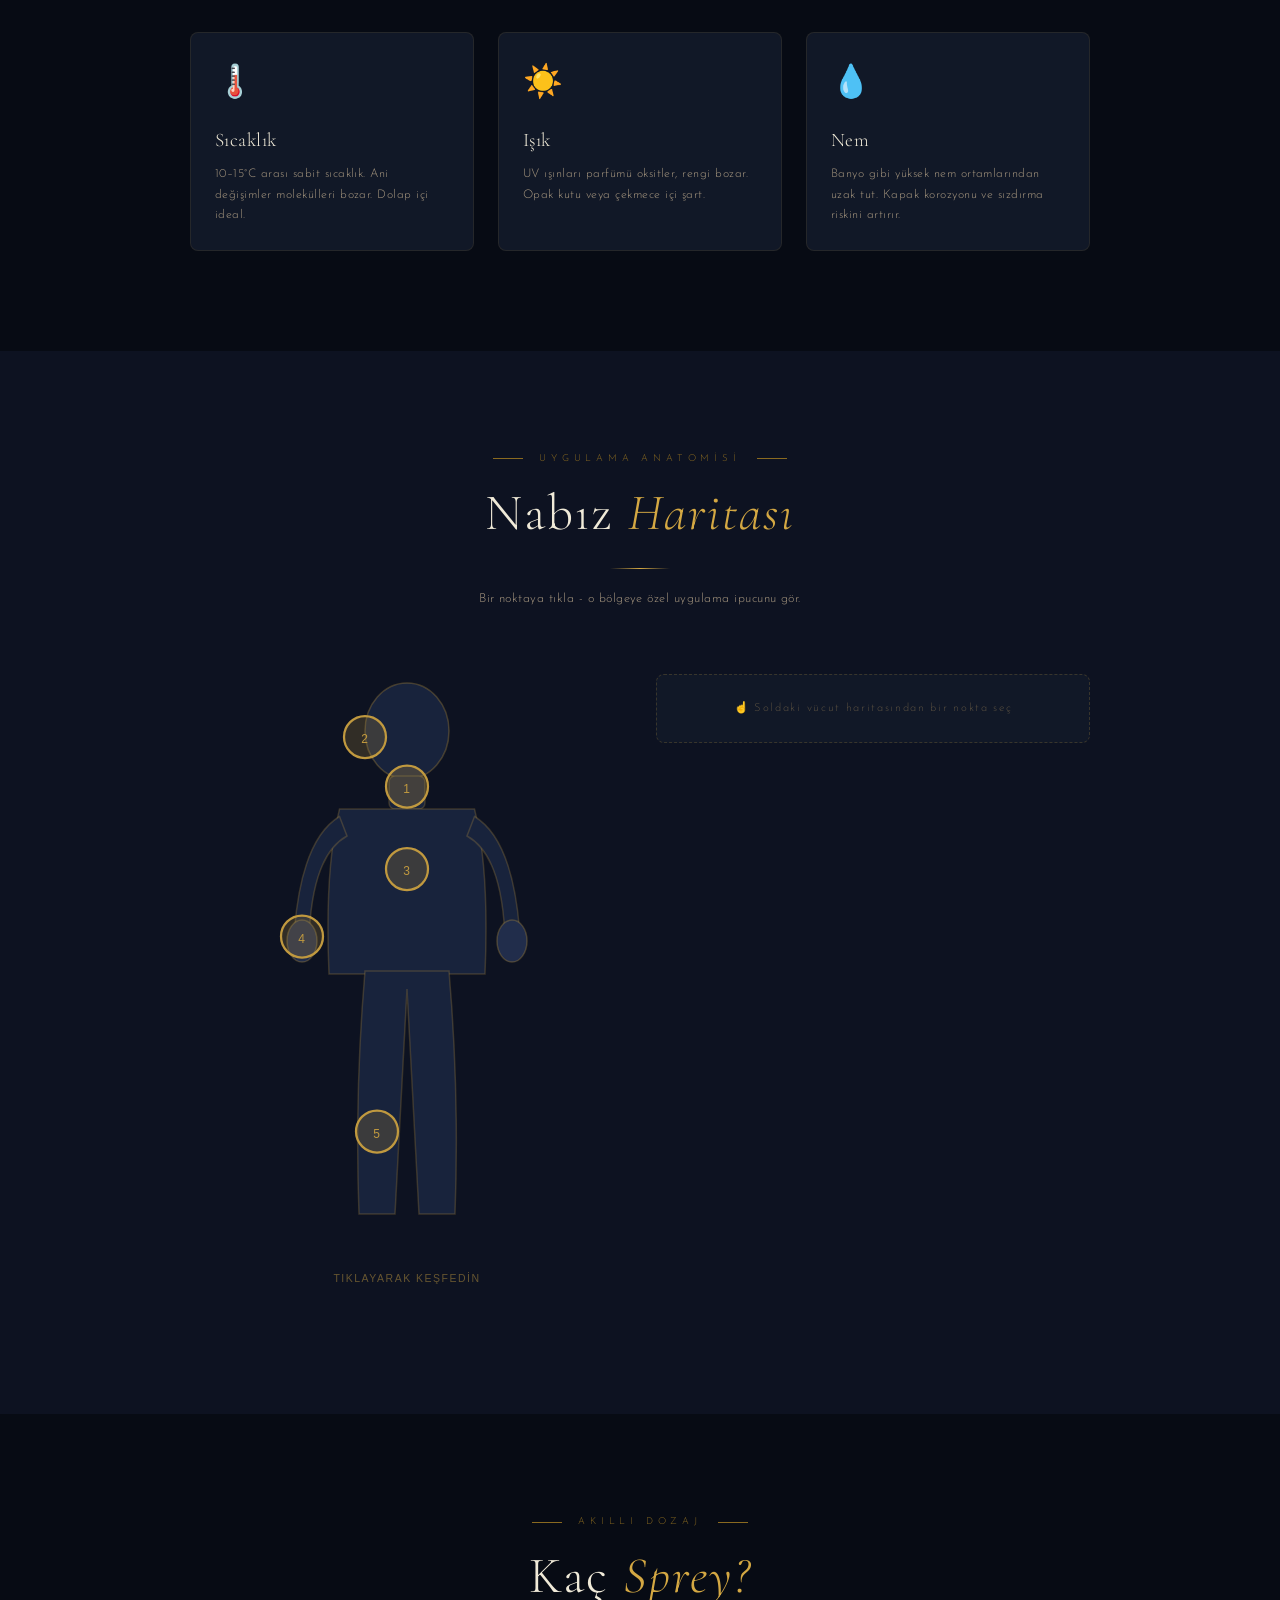
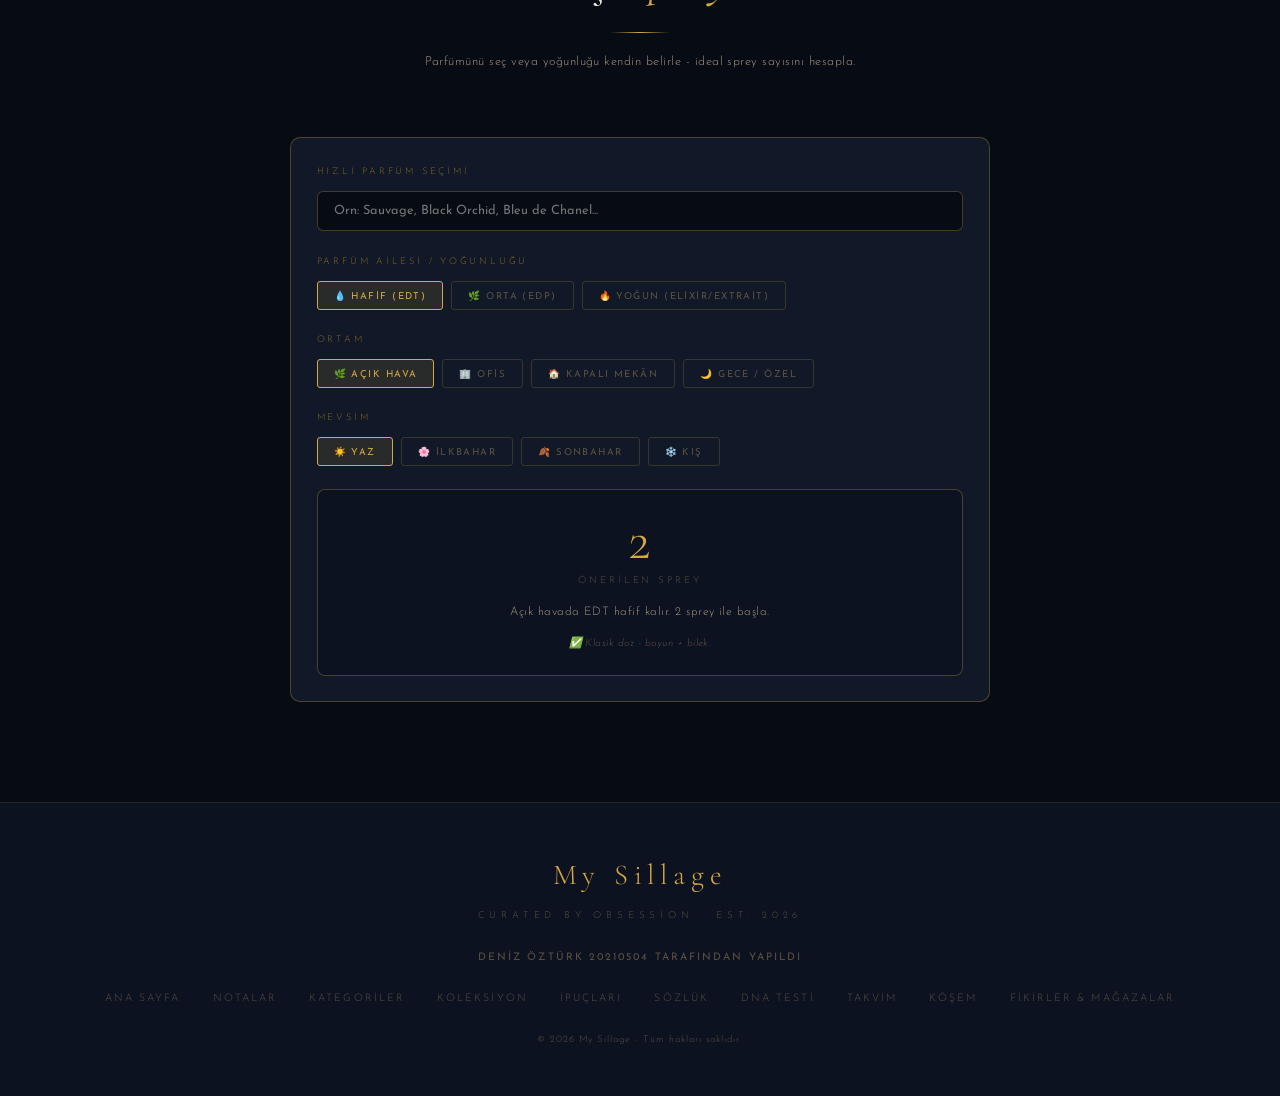
<file: AII006_PROJECT_Deniz_Ozturk_20210504/ipuclari.html>
<!DOCTYPE html>
<html lang="tr">
<head>
  <meta charset="UTF-8" />
  <meta name="viewport" content="width=device-width, initial-scale=1.0" />
  <title>İpuçları - My Sillage</title>
  <link rel="stylesheet" href="css/style.css" />
  <style>
    .do-dont-grid { display:grid;grid-template-columns:1fr 1fr;gap:1.5rem;max-width:900px;margin:0 auto; }
    @media(max-width:600px){.do-dont-grid{grid-template-columns:1fr;}}
    .do-box,.dont-box{border-radius:8px;padding:2rem;border:1px solid;}
    .do-box{background:rgba(20,50,30,.25);border-color:rgba(80,180,100,.25);}
    .dont-box{background:rgba(50,20,20,.25);border-color:rgba(180,80,80,.2);}
    .do-box h3{color:#6fcf97;font-family:var(--font-display);font-size:1.3rem;margin-bottom:1rem;}
    .dont-box h3{color:#eb5757;font-family:var(--font-display);font-size:1.3rem;margin-bottom:1rem;}
    .box-list{list-style:none;display:flex;flex-direction:column;gap:.7rem;}
    .box-list li{font-size:.76rem;color:var(--text-secondary);line-height:1.6;display:flex;gap:.7rem;align-items:flex-start;}
    .box-list li span:first-child{min-width:16px;}
    .stat-row{display:grid;grid-template-columns:repeat(auto-fit,minmax(160px,1fr));gap:1rem;max-width:900px;margin:0 auto 4rem;}
    .stat-box{background:var(--bg-card);border:1px solid var(--gold-border);border-radius:8px;padding:1.5rem;text-align:center;}
    .stat-num{font-family:var(--font-display);font-size:2.8rem;color:var(--gold-bright);line-height:1;}
    .stat-label{font-size:.6rem;letter-spacing:.25em;text-transform:uppercase;color:var(--text-muted);margin-top:.4rem;}
    
    /* Light mode support for human silhouette */
    body.light-mode .silhouette-shape {
      fill: #e8e4dc !important;
      stroke: rgba(212,168,67,.4) !important;
    }
    body.light-mode .silhouette-dark {
      fill: #d4c8b8 !important;
    }
  </style>
</head>
<body>
  <nav class="navbar">
    <a href="index.html" class="navbar-brand">
      <span class="brand-main">My Sillage</span>
      <span class="brand-sub">Curated by Obsession</span>
      <span class="brand-author">Deniz Öztürk 20210504</span>
    </a>
    <div class="nav-right">
      <div class="lang-toggle" onclick="toggleLanguage()" title="Dil Değiştir / Change Language" data-tr-title="Dil Değiştir / Change Language" data-en-title="Change Language / Dil Değiştir">
        <span class="lang-btn lang-btn-tr">TR</span>
        <span class="lang-btn lang-btn-en">EN</span>
      </div>
      <ul class="nav-links" id="navLinks">
        <li><a href="index.html" data-tr="Ana Sayfa" data-en="Home">Ana Sayfa</a></li>
        <li><a href="notalar.html" data-tr="Notalar" data-en="Notes">Notalar</a></li>
        <li><a href="kategoriler.html" data-tr="Kategoriler" data-en="Categories">Kategoriler</a></li>
        <li><a href="koleksiyon.html" data-tr="Koleksiyon" data-en="Collection">Koleksiyon</a></li>
        <li><a href="ipuclari.html" class="active" data-tr="İpuçları" data-en="Tips">İpuçları</a></li>
        <li><a href="sozluk.html" data-tr="Sözlük" data-en="Glossary">Sözlük</a></li>
        <li><a href="test.html" data-tr="DNA Testi" data-en="DNA Test">DNA Testi</a></li>
        <li><a href="takvim.html" data-tr="Takvim" data-en="Calendar">Takvim</a></li>
        <li><a href="koleksiyonum.html" data-tr="Köşem" data-en="My Corner">Köşem</a></li>
        <li><a href="iletisim.html" data-tr="Fikirler &amp; Mağazalar" data-en="Ideas &amp; Stores">Fikirler &amp; Mağazalar</a></li>
      </ul>
      <div class="theme-toggle" onclick="toggleTheme()" title="Tema Değiştir" data-tr-title="Tema Değiştir" data-en-title="Toggle Theme">
        <div class="theme-toggle-track"><div class="theme-toggle-thumb"></div></div>
        <span class="theme-toggle-icon" id="themeIcon">☀️</span>
      </div>
      <div class="hamburger" onclick="toggleMenu()"><span></span><span></span><span></span></div>
    </div>
  </nav>

  <div class="page-wrapper">
    <div class="page-hero">
      <div class="hero-eyebrow" style="justify-content:center;margin-bottom:1rem;" data-tr="Uzman Rehberi" data-en="Expert Guide">Uzman Rehberi</div>
      <h1 class="page-hero-title" data-tr="Parfüm <em>İpuçları</em>" data-en="Perfume <em>Tips</em>">Parfüm <em>İpuçları</em></h1>
      <p class="page-hero-sub" data-tr="Her adıma tıkla · Odaklan · Ustalaş" data-en="Click each step · Focus · Master">Her adıma tıkla · Odaklan · Ustalaş</p>
    </div>


    <section class="section" style="padding-bottom:0;">
      <div class="stat-row">
        <div class="stat-box reveal"><div class="stat-num">3</div><div class="stat-label" data-tr="Nota Katmanı" data-en="Note Layers">Nota Katmanı</div></div>
        <div class="stat-box reveal delay-1"><div class="stat-num">12h</div><div class="stat-label" data-tr="Ortalama Kalıcılık" data-en="Average Longevity">Ortalama Kalıcılık</div></div>
        <div class="stat-box reveal delay-2"><div class="stat-num">20cm</div><div class="stat-label" data-tr="Uygulama Mesafesi" data-en="Application Distance">Uygulama Mesafesi</div></div>
        <div class="stat-box reveal delay-3"><div class="stat-num">15°C</div><div class="stat-label" data-tr="İdeal Saklama" data-en="Ideal Storage">İdeal Saklama</div></div>
      </div>
    </section>


    <section class="section">
      <div class="section-header reveal">
        <div class="section-eyebrow" data-tr="Adım Adım" data-en="Step by Step">Adım Adım</div>
        <h2 class="section-title" data-tr="Doğru <em>Uygulama</em>" data-en="Proper <em>Application</em>">Doğru <em>Uygulama</em></h2>
        <div class="section-divider"></div>
        <p style="font-size:.75rem;color:var(--text-secondary);margin-top:1.2rem;" data-tr="Bir adıma tıkla - altın ile vurgulanır ve sayfada o adıma odaklanır." data-en="Click a step - it highlights in gold and focuses on that step.">Bir adıma tıkla - altın ile vurgulanır ve sayfada o adıma odaklanır.</p>
      </div>

      <div class="steps-wrap">

        <div class="step-item" id="step1">
          <div class="step-num">1</div>
          <div class="step-content">
            <div class="step-title" data-tr="Nabız Noktalarını Hedefle" data-en="Target Pulse Points">Nabız Noktalarını Hedefle</div>
            <p class="step-desc" data-tr="Bilek, boyun ve kulak arkası - vücudun ısı yayan noktaları parfümü sürekli aktive eder. Bu noktalar kanın yüzeye yakın aktığı ve en fazla ısı ürettiği alanlardır. Parfüm molekülleri bu ısıyla buharlaşarak çevreye yayılır." data-en="Wrists, neck, and behind the ears - the heat-emitting points of the body constantly activate the perfume. These points are areas where blood flows close to the surface and produces the most heat. Perfume molecules evaporate with this heat and spread to the surroundings.">Bilek, boyun ve kulak arkası - vücudun ısı yayan noktaları parfümü sürekli aktive eder. Bu noktalar kanın yüzeye yakın aktığı ve en fazla ısı ürettiği alanlardır. Parfüm molekülleri bu ısıyla buharlaşarak çevreye yayılır.</p>
            <div class="step-tip" data-tr="💡 Kıyafete değil doğrudan cilde uygula - kumaş kokuyu değiştirir." data-en="💡 Apply directly to skin, not clothes - fabric alters the scent.">💡 Kıyafete değil doğrudan cilde uygula - kumaş kokuyu değiştirir.</div>
            <a class="step-anchor" href="#step1" data-tr="↑ Bu adıma odaklan" data-en="↑ Focus on this step">↑ Bu adıma odaklan</a>
          </div>
        </div>

        <div class="step-item" id="step2">
          <div class="step-num">2</div>
          <div class="step-content">
            <div class="step-title" data-tr="Ovma - Asla!" data-en="Rubbing - Never!">Ovma - Asla!</div>
            <p class="step-desc" data-tr="Uyguladıktan sonra bileği birbirine sürtmek en klasik hatadır. Bu hareket parfümün üst moleküllerini mekanik olarak kırar; hassas üst nota kompozisyonu bozulur ve koku yanlış bir profil sergiler. Sadece uygula, kurumaya bırak." data-en="Rubbing wrists together after application is the most classic mistake. This motion mechanically breaks the top molecules of the perfume; the delicate top note composition is ruined, and the scent exhibits the wrong profile. Just apply and let it dry.">Uyguladıktan sonra bileği birbirine sürtmek en klasik hatadır. Bu hareket parfümün üst moleküllerini mekanik olarak kırar; hassas üst nota kompozisyonu bozulur ve koku yanlış bir profil sergiler. Sadece uygula, kurumaya bırak.</p>
            <div class="step-tip" data-tr="💡 Ovarsan üst notalar uçar, sadece ağır bazlar kalır - koku 'düz' gelir." data-en="💡 If you rub, top notes vanish, only heavy bases remain - the scent feels 'flat'.">💡 Ovarsan üst notalar uçar, sadece ağır bazlar kalır - koku "düz" gelir.</div>
            <a class="step-anchor" href="#step2" data-tr="↑ Bu adıma odaklan" data-en="↑ Focus on this step">↑ Bu adıma odaklan</a>
          </div>
        </div>

        <div class="step-item" id="step3">
          <div class="step-num">3</div>
          <div class="step-content">
            <div class="step-title" data-tr="Nemli Cilde Uygula" data-en="Apply to Damp Skin">Nemli Cilde Uygula</div>
            <p class="step-desc" data-tr="Duştan hemen sonra, gözenekler açıkken ve cilt hafif nemli iken parfüm sürmek kalıcılığı %30-40 artırır. Gözenekler parfüm moleküllerini çeker ve daha uzun süre içinde tutar. Kokusuz bir vücut losyonu da aynı etkiyi yaratır." data-en="Applying perfume immediately after a shower, when pores are open and skin is slightly damp, increases longevity by 30-40%. Pores draw in perfume molecules and hold them longer. An unscented body lotion creates the same effect.">Duştan hemen sonra, gözenekler açıkken ve cilt hafif nemli iken parfüm sürmek kalıcılığı %30-40 artırır. Gözenekler parfüm moleküllerini çeker ve daha uzun süre içinde tutar. Kokusuz bir vücut losyonu da aynı etkiyi yaratır.</p>
            <div class="step-tip" data-tr="💡 Kuru cilt kokuyu çabuk emer ve dışarı çıkaramaz; nemli cilt tutar." data-en="💡 Dry skin absorbs scent quickly and can't release it; damp skin holds it.">💡 Kuru cilt kokuyu çabuk emer ve dışarı çıkaramaz; nemli cilt tutar.</div>
            <a class="step-anchor" href="#step3" data-tr="↑ Bu adıma odaklan" data-en="↑ Focus on this step">↑ Bu adıma odaklan</a>
          </div>
        </div>

        <div class="step-item" id="step4">
          <div class="step-num">4</div>
          <div class="step-content">
            <div class="step-title" data-tr="Mesafeyi Koru" data-en="Maintain Distance">Mesafeyi Koru</div>
            <p class="step-desc" data-tr="Şişeyi 15-25 cm uzakta tut. Çok yakın tutarsan alkol birikimi oluşur, koku ilk 30 dakika 'yakıcı' gelir. Uzaktan püskürtme ince bir sis yaratır ve kokuyu geniş alana dengeli dağıtır." data-en="Keep the bottle 15-25 cm away. Holding it too close causes alcohol buildup, making the scent feel 'harsh' for the first 30 minutes. Spraying from a distance creates a fine mist and distributes the scent evenly over a wide area.">Şişeyi 15-25 cm uzakta tut. Çok yakın tutarsan alkol birikimi oluşur, koku ilk 30 dakika "yakıcı" gelir. Uzaktan püskürtme ince bir sis yaratır ve kokuyu geniş alana dengeli dağıtır.</p>
            <div class="step-tip" data-tr="💡 Güçlü parfümlerde (Sauvage Elixir, Le Male Elixir) 1-2 sprey yeter." data-en="💡 For strong perfumes (Sauvage Elixir, Le Male Elixir), 1-2 sprays are enough.">💡 Güçlü parfümlerde (Sauvage Elixir, Le Male Elixir) 1-2 sprey yeter.</div>
            <a class="step-anchor" href="#step4" data-tr="↑ Bu adıma odaklan" data-en="↑ Focus on this step">↑ Bu adıma odaklan</a>
          </div>
        </div>

        <div class="step-item" id="step5">
          <div class="step-num">5</div>
          <div class="step-content">
            <div class="step-title" data-tr="Saça Akıllıca Uygula" data-en="Apply Smartly to Hair">Saça Akıllıca Uygula</div>
            <p class="step-desc" data-tr="Saç parfümü uzun süre taşır çünkü yüzeyi büyük ve lifleri tutucudur. Ancak alkolü direkt uygulamak saçı kurutur. Doğru yöntem: şişeyi birkaç cm önde tut ve saçı hafifçe dalgala. Hair mist kullanmak daha güvenlidir." data-en="Hair carries perfume for a long time because of its large surface area and absorbent fibers. However, applying alcohol directly dries out the hair. The correct method: hold the bottle a few cm away and lightly mist the hair. Using a hair mist is safer.">Saç parfümü uzun süre taşır çünkü yüzeyi büyük ve lifleri tutucudur. Ancak alkolü direkt uygulamak saçı kurutur. Doğru yöntem: şişeyi birkaç cm önde tut ve saçı hafifçe dalgala. Hair mist kullanmak daha güvenlidir.</p>
            <div class="step-tip" data-tr="💡 Atkı veya şapka giyen günlerde saça 1 hafif sprey - gün boyu iz bırakır." data-en="💡 On days wearing a scarf or hat, one light spray to the hair - leaves a trail all day.">💡 Atkı veya şapka giyen günlerde saça 1 hafif sprey - gün boyu iz bırakır.</div>
            <a class="step-anchor" href="#step5" data-tr="↑ Bu adıma odaklan" data-en="↑ Focus on this step">↑ Bu adıma odaklan</a>
          </div>
        </div>

      </div>
    </section>


    <section class="section" style="background:var(--bg-secondary);">
      <div class="section-header reveal">
        <div class="section-eyebrow" data-tr="Altın Kurallar" data-en="Golden Rules">Altın Kurallar</div>
        <h2 class="section-title" data-tr="Yap &amp; <em>Yapma</em>" data-en="Do &amp; <em>Don't</em>">Yap &amp; <em>Yapma</em></h2>
        <div class="section-divider"></div>
      </div>
      <div class="do-dont-grid">
        <div class="do-box reveal">
          <h3 data-tr="✅ Yapılacaklar" data-en="✅ Dos">✅ Yapılacaklar</h3>
          <ul class="box-list">
            <li data-tr="<span>◆</span><span>Parfümü serin, karanlık yerde orijinal kutusunda sakla</span>" data-en="<span>◆</span><span>Store perfume in a cool, dark place in its original box</span>"><span>◆</span><span>Parfümü serin, karanlık yerde orijinal kutusunda sakla</span></li>
            <li data-tr="<span>◆</span><span>Farklı kokuları değerlendirirken kahve çekirdeği kokla</span>" data-en="<span>◆</span><span>Smell coffee beans when evaluating different scents</span>"><span>◆</span><span>Farklı kokuları değerlendirirken kahve çekirdeği kokla</span></li>
            <li data-tr="<span>◆</span><span>Mevsim ve ortama uygun koku seç</span>" data-en="<span>◆</span><span>Choose scent appropriate for the season and environment</span>"><span>◆</span><span>Mevsim ve ortama uygun koku seç</span></li>
            <li data-tr="<span>◆</span><span>Uygulamadan önce 15 dk bekle, parfüm oturur</span>" data-en="<span>◆</span><span>Wait 15 mins after application, perfume settles</span>"><span>◆</span><span>Uygulamadan önce 15 dk bekle, parfüm oturur</span></li>
            <li data-tr="<span>◆</span><span>Tam şişe almadan önce decant/sample test et</span>" data-en="<span>◆</span><span>Test decant/sample before buying a full bottle</span>"><span>◆</span><span>Tam şişe almadan önce decant/sample test et</span></li>
          </ul>
        </div>
        <div class="dont-box reveal delay-1">
          <h3 data-tr="❌ Yapılmayacaklar" data-en="❌ Don'ts">❌ Yapılmayacaklar</h3>
          <ul class="box-list">
            <li data-tr="<span>◆</span><span>Güneş ışığına veya ısıya maruz bırakma</span>" data-en="<span>◆</span><span>Don't expose to sunlight or heat</span>"><span>◆</span><span>Güneş ışığına veya ısıya maruz bırakma</span></li>
            <li data-tr="<span>◆</span><span>Uygulamadan sonra bileğini birbirine sürme</span>" data-en="<span>◆</span><span>Don't rub wrists together after application</span>"><span>◆</span><span>Uygulamadan sonra bileğini birbirine sürme</span></li>
            <li data-tr="<span>◆</span><span>Aynı anda birden fazla güçlü koku kullanma</span>" data-en="<span>◆</span><span>Don't use multiple strong scents at once</span>"><span>◆</span><span>Aynı anda birden fazla güçlü koku kullanma</span></li>
            <li data-tr="<span>◆</span><span>İpek veya yün kıyafete doğrudan sıkma</span>" data-en="<span>◆</span><span>Don't spray directly on silk or wool clothes</span>"><span>◆</span><span>İpek veya yün kıyafete doğrudan sıkma</span></li>
            <li data-tr="<span>◆</span><span>Banyoda saklamaktan kaçın - buhar yapıyı bozar</span>" data-en="<span>◆</span><span>Avoid storing in bathroom - steam ruins the structure</span>"><span>◆</span><span>Banyoda saklamaktan kaçın - buhar yapıyı bozar</span></li>
          </ul>
        </div>
      </div>
    </section>


    <section class="section">
      <div class="section-header reveal">
        <div class="section-eyebrow" data-tr="Koruma" data-en="Protection">Koruma</div>
        <h2 class="section-title" data-tr="Şişeni <em>Koru</em>" data-en="Protect Your <em>Bottle</em>">Şişeni <em>Koru</em></h2>
        <div class="section-divider"></div>
      </div>
      <div class="card-grid" style="max-width:900px;">
        <div class="card reveal" style="padding:1.5rem;">
          <div style="font-size:2rem;margin-bottom:.8rem;">🌡️</div>
          <div class="card-title" style="font-size:1.2rem;" data-tr="Sıcaklık" data-en="Temperature">Sıcaklık</div>
          <p class="card-text" style="margin-top:.5rem;" data-tr="10–15°C arası sabit sıcaklık. Ani değişimler molekülleri bozar. Dolap içi ideal." data-en="Constant temperature between 10–15°C. Sudden changes ruin molecules. Inside a closet is ideal.">10–15°C arası sabit sıcaklık. Ani değişimler molekülleri bozar. Dolap içi ideal.</p>
        </div>
        <div class="card reveal delay-1" style="padding:1.5rem;">
          <div style="font-size:2rem;margin-bottom:.8rem;">☀️</div>
          <div class="card-title" style="font-size:1.2rem;" data-tr="Işık" data-en="Light">Işık</div>
          <p class="card-text" style="margin-top:.5rem;" data-tr="UV ışınları parfümü oksitler, rengi bozar. Opak kutu veya çekmece içi şart." data-en="UV rays oxidize perfume, ruining the color. Opaque box or inside a drawer is a must.">UV ışınları parfümü oksitler, rengi bozar. Opak kutu veya çekmece içi şart.</p>
        </div>
        <div class="card reveal delay-2" style="padding:1.5rem;">
          <div style="font-size:2rem;margin-bottom:.8rem;">💧</div>
          <div class="card-title" style="font-size:1.2rem;" data-tr="Nem" data-en="Humidity">Nem</div>
          <p class="card-text" style="margin-top:.5rem;" data-tr="Banyo gibi yüksek nem ortamlarından uzak tut. Kapak korozyonu ve sızdırma riskini artırır." data-en="Keep away from high humidity environments like bathrooms. Increases risk of cap corrosion and leakage.">Banyo gibi yüksek nem ortamlarından uzak tut. Kapak korozyonu ve sızdırma riskini artırır.</p>
        </div>
      </div>
    </section>



    <section class="section" style="background:var(--bg-secondary);">
      <div class="section-header reveal">
        <div class="section-eyebrow" data-tr="Uygulama Anatomisi" data-en="Application Anatomy">Uygulama Anatomisi</div>
        <h2 class="section-title" data-tr="Nabız <em>Haritası</em>" data-en="Pulse <em>Map</em>">Nabız <em>Haritası</em></h2>
        <div class="section-divider"></div>
        <p style="font-size:.78rem;color:var(--text-secondary);margin-top:1.2rem;" data-tr="Bir noktaya tıkla - o bölgeye özel uygulama ipucunu gör." data-en="Click a point - see the specific application tip for that area.">Bir noktaya tıkla - o bölgeye özel uygulama ipucunu gör.</p>
      </div>
      <div style="max-width:900px;margin:0 auto;display:grid;grid-template-columns:1fr 1fr;gap:2rem;align-items:start;">

        <div style="position:relative;max-width:320px;margin:0 auto;">
          <svg viewBox="0 0 200 420" xmlns="http://www.w3.org/2000/svg" style="width:100%;opacity:.9;">

            <ellipse class="silhouette-shape" cx="100" cy="38" rx="28" ry="32" fill="#1a2540" stroke="rgba(212,168,67,.3)" stroke-width="1"/>

            <rect class="silhouette-shape" x="88" y="68" width="24" height="22" rx="4" fill="#1a2540" stroke="rgba(212,168,67,.25)" stroke-width="1"/>

            <path class="silhouette-shape" d="M55 90 Q45 130 48 200 L152 200 Q155 130 145 90 Z" fill="#1a2540" stroke="rgba(212,168,67,.25)" stroke-width="1"/>

            <path class="silhouette-shape" d="M55 95 Q30 110 25 170 Q30 172 35 170 Q38 120 60 108 Z" fill="#1a2540" stroke="rgba(212,168,67,.25)" stroke-width="1"/>
            <path class="silhouette-shape" d="M145 95 Q170 110 175 170 Q170 172 165 170 Q162 120 140 108 Z" fill="#1a2540" stroke="rgba(212,168,67,.25)" stroke-width="1"/>

            <ellipse class="silhouette-dark" cx="30" cy="178" rx="10" ry="14" fill="#243050" stroke="rgba(212,168,67,.3)" stroke-width="1"/>
            <ellipse class="silhouette-dark" cx="170" cy="178" rx="10" ry="14" fill="#243050" stroke="rgba(212,168,67,.3)" stroke-width="1"/>

            <path class="silhouette-shape" d="M72 198 Q65 280 68 360 L92 360 Q96 280 100 210 Q104 280 108 360 L132 360 Q135 280 128 198 Z" fill="#1a2540" stroke="rgba(212,168,67,.25)" stroke-width="1"/>


            <g transform="translate(0,0)" onclick="showPulse('boyun')" style="cursor:pointer;" onmouseover="document.getElementById('hs-boyun').setAttribute('fill','rgba(212,168,67,.5)')" onmouseout="document.getElementById('hs-boyun').setAttribute('fill','rgba(212,168,67,.25)')">
              <circle class="hotspot" id="hs-boyun" cx="100" cy="75" r="14" fill="rgba(212,168,67,.25)" stroke="var(--gold-bright)" stroke-width="1.5" style="transition:all .3s;"/>
              <text x="100" y="79" text-anchor="middle" style="font-size:8px;fill:#d4a843;pointer-events:none;font-family:sans-serif;">1</text>
            </g>

            <g transform="translate(0,0)" onclick="showPulse('kulak')" style="cursor:pointer;" onmouseover="document.getElementById('hs-kulak').setAttribute('fill','rgba(212,168,67,.5)')" onmouseout="document.getElementById('hs-kulak').setAttribute('fill','rgba(212,168,67,.2)')">
              <circle class="hotspot" id="hs-kulak" cx="72" cy="42" r="14" fill="rgba(212,168,67,.2)" stroke="var(--gold-bright)" stroke-width="1.5" style="transition:all .3s;"/>
              <text x="72" y="46" text-anchor="middle" style="font-size:8px;fill:#d4a843;pointer-events:none;font-family:sans-serif;">2</text>
            </g>

            <g transform="translate(0,0)" onclick="showPulse('gogus')" style="cursor:pointer;" onmouseover="document.getElementById('hs-gogus').setAttribute('fill','rgba(212,168,67,.5)')" onmouseout="document.getElementById('hs-gogus').setAttribute('fill','rgba(212,168,67,.2)')">
              <circle class="hotspot" id="hs-gogus" cx="100" cy="130" r="14" fill="rgba(212,168,67,.2)" stroke="var(--gold-bright)" stroke-width="1.5" style="transition:all .3s;"/>
              <text x="100" y="134" text-anchor="middle" style="font-size:8px;fill:#d4a843;pointer-events:none;font-family:sans-serif;">3</text>
            </g>

            <g transform="translate(0,0)" onclick="showPulse('bilek')" style="cursor:pointer;" onmouseover="document.getElementById('hs-bilek').setAttribute('fill','rgba(212,168,67,.5)')" onmouseout="document.getElementById('hs-bilek').setAttribute('fill','rgba(212,168,67,.2)')">
              <circle class="hotspot" id="hs-bilek" cx="30" cy="175" r="14" fill="rgba(212,168,67,.2)" stroke="var(--gold-bright)" stroke-width="1.5" style="transition:all .3s;"/>
              <text x="30" y="179" text-anchor="middle" style="font-size:8px;fill:#d4a843;pointer-events:none;font-family:sans-serif;">4</text>
            </g>

            <g transform="translate(0,0)" onclick="showPulse('diz')" style="cursor:pointer;" onmouseover="document.getElementById('hs-diz').setAttribute('fill','rgba(212,168,67,.5)')" onmouseout="document.getElementById('hs-diz').setAttribute('fill','rgba(212,168,67,.2)')">
              <circle class="hotspot" id="hs-diz" cx="80" cy="305" r="14" fill="rgba(212,168,67,.2)" stroke="var(--gold-bright)" stroke-width="1.5" style="transition:all .3s;"/>
              <text x="80" y="309" text-anchor="middle" style="font-size:8px;fill:#d4a843;pointer-events:none;font-family:sans-serif;">5</text>
            </g>


            <text x="100" y="405" text-anchor="middle" style="font-size:7px;fill:rgba(212,168,67,.5);font-family:sans-serif;letter-spacing:1px;" data-tr="TIKLAYARAK KEŞFEDİN" data-en="CLICK TO DISCOVER">TIKLAYARAK KEŞFEDİN</text>
          </svg>
        </div>


        <div>
          <div id="pulseDefault" style="padding:1.5rem;background:var(--bg-card);border:1px dashed rgba(212,168,67,.2);border-radius:8px;text-align:center;color:var(--text-muted);font-size:.7rem;letter-spacing:.15em;" data-tr="☝️ Soldaki vücut haritasından bir nokta seç" data-en="☝️ Select a point from the body map on the left">
            ☝️ Soldaki vücut haritasından bir nokta seç
          </div>
          <div id="pulsePanel" style="display:none;flex-direction:column;gap:1rem;">
            <div style="background:var(--bg-card);border:1px solid var(--gold-border);border-radius:8px;overflow:hidden;">
              <div id="pulsePanelHeader" style="padding:1rem 1.4rem;background:var(--bg-primary);border-bottom:1px solid var(--gold-border);display:flex;align-items:center;gap:.8rem;">
                <span id="pulsePanelIcon" style="font-size:1.6rem;"></span>
                <div>
                  <div id="pulsePanelTitle" style="font-family:var(--font-display);font-size:1.3rem;color:var(--gold-bright);"></div>
                  <div id="pulsePanelNum" style="font-size:.52rem;letter-spacing:.3em;text-transform:uppercase;color:var(--text-muted);"></div>
                </div>
              </div>
              <div id="pulsePanelBody" style="padding:1.2rem 1.4rem;font-size:.75rem;color:var(--text-secondary);line-height:1.8;"></div>
              <div id="pulsePanelTip" style="padding:.7rem 1.4rem;background:rgba(212,168,67,.05);border-top:1px solid rgba(212,168,67,.08);font-size:.68rem;color:var(--text-muted);font-style:italic;"></div>
            </div>
          </div>
        </div>
      </div>
    </section>


    <section class="section">
      <div class="section-header reveal">
        <div class="section-eyebrow" data-tr="Akıllı Dozaj" data-en="Smart Dosage">Akıllı Dozaj</div>
        <h2 class="section-title" data-tr="Kaç <em>Sprey?</em>" data-en="How Many <em>Sprays?</em>">Kaç <em>Sprey?</em></h2>
        <div class="section-divider"></div>
        <p style="font-size:.78rem;color:var(--text-secondary);margin-top:1.2rem;" data-tr="Parfümünü seç veya yoğunluğu kendin belirle - ideal sprey sayısını hesapla." data-en="Choose your perfume or determine the intensity yourself - calculate the ideal number of sprays.">Parfümünü seç veya yoğunluğu kendin belirle - ideal sprey sayısını hesapla.</p>
      </div>

      <div style="max-width:700px;margin:0 auto;background:var(--bg-card);border:1px solid var(--gold-border);border-radius:10px;overflow:hidden;">
        <div style="padding:1.6rem;display:flex;flex-direction:column;gap:1.4rem;">


          <div style="position:relative;">
            <div style="font-size:.58rem;letter-spacing:.3em;text-transform:uppercase;color:var(--gold-dim);margin-bottom:.7rem;" data-tr="Hızlı Parfüm Seçimi" data-en="Quick Perfume Selection">Hızlı Parfüm Seçimi</div>
            <input 
              type="text" id="perfumeSearch" 
              placeholder="Örn: Sauvage, Black Orchid, Bleu de Chanel..."
              data-tr="Örn: Sauvage, Black Orchid, Bleu de Chanel..."
              data-en="E.g.: Sauvage, Black Orchid, Bleu de Chanel..."
              autocomplete="off"
              style="
                width:100%; background:var(--bg-primary); border:1px solid var(--gold-border);
                border-radius:6px; color:var(--text-primary); font-family:var(--font-ui);
                font-size:.8rem; padding:.8rem 1rem; outline:none;
              "
              oninput="searchPerfume(this.value)"
            />
            <div id="perfumeResults" style="
              position:absolute; top:100%; left:0; right:0; z-index:100;
              background:var(--bg-card); border:1px solid var(--gold-border);
              border-top:none; border-radius:0 0 6px 6px; display:none;
              max-height:200px; overflow-y:auto; box-shadow:var(--shadow-hover);
            "></div>
          </div>

          <div>
            <div style="font-size:.58rem;letter-spacing:.3em;text-transform:uppercase;color:var(--gold-dim);margin-bottom:.7rem;" data-tr="Parfüm Ailesi / Yoğunluğu" data-en="Perfume Family / Intensity">Parfüm Ailesi / Yoğunluğu</div>
            <div style="display:flex;flex-wrap:wrap;gap:.5rem;" id="calcFamily">
              <button class="calc-btn active" data-family="hafif" onclick="calcSelect(this,'family')" data-tr="💧 Hafif (EDT)" data-en="💧 Light (EDT)">💧 Hafif (EDT)</button>
              <button class="calc-btn" data-family="orta" onclick="calcSelect(this,'family')" data-tr="🌿 Orta (EDP)" data-en="🌿 Medium (EDP)">🌿 Orta (EDP)</button>
              <button class="calc-btn" data-family="yogun" onclick="calcSelect(this,'family')" data-tr="🔥 Yoğun (Elixir/Extrait)" data-en="🔥 Intense (Elixir/Extrait)">🔥 Yoğun (Elixir/Extrait)</button>
            </div>
          </div>

          <div>
            <div style="font-size:.58rem;letter-spacing:.3em;text-transform:uppercase;color:var(--gold-dim);margin-bottom:.7rem;" data-tr="Ortam" data-en="Environment">Ortam</div>
            <div style="display:flex;flex-wrap:wrap;gap:.5rem;" id="calcOrtam">
              <button class="calc-btn active" data-ortam="acik" onclick="calcSelect(this,'ortam')" data-tr="🌿 Açık Hava" data-en="🌿 Outdoors">🌿 Açık Hava</button>
              <button class="calc-btn" data-ortam="ofis" onclick="calcSelect(this,'ortam')" data-tr="🏢 Ofis" data-en="🏢 Office">🏢 Ofis</button>
              <button class="calc-btn" data-ortam="kapali" onclick="calcSelect(this,'ortam')" data-tr="🏠 Kapalı Mekân" data-en="🏠 Indoors">🏠 Kapalı Mekân</button>
              <button class="calc-btn" data-ortam="gece" onclick="calcSelect(this,'ortam')" data-tr="🌙 Gece / Özel" data-en="🌙 Night / Special">🌙 Gece / Özel</button>
            </div>
          </div>

          <div>
            <div style="font-size:.58rem;letter-spacing:.3em;text-transform:uppercase;color:var(--gold-dim);margin-bottom:.7rem;" data-tr="Mevsim" data-en="Season">Mevsim</div>
            <div style="display:flex;flex-wrap:wrap;gap:.5rem;" id="calcMevsim">
              <button class="calc-btn active" data-mevsim="yaz" onclick="calcSelect(this,'mevsim')" data-tr="☀️ Yaz" data-en="☀️ Summer">☀️ Yaz</button>
              <button class="calc-btn" data-mevsim="ilkbahar" onclick="calcSelect(this,'mevsim')" data-tr="🌸 İlkbahar" data-en="🌸 Spring">🌸 İlkbahar</button>
              <button class="calc-btn" data-mevsim="sonbahar" onclick="calcSelect(this,'mevsim')" data-tr="🍂 Sonbahar" data-en="🍂 Autumn">🍂 Sonbahar</button>
              <button class="calc-btn" data-mevsim="kis" onclick="calcSelect(this,'mevsim')" data-tr="❄️ Kış" data-en="❄️ Winter">❄️ Kış</button>
            </div>
          </div>


          <div id="calcResult" style="background:var(--bg-secondary);border:1px solid var(--gold-border);border-radius:8px;padding:1.4rem;text-align:center;transition:all .4s;">
            <div style="font-family:var(--font-display);font-size:3.5rem;color:var(--gold-bright);line-height:1;" id="calcSpreyNum">2</div>
            <div style="font-size:.6rem;letter-spacing:.3em;text-transform:uppercase;color:var(--text-muted);margin-top:.3rem;" data-tr="Önerilen Sprey" data-en="Recommended Spray">Önerilen Sprey</div>
            <div style="font-size:.74rem;color:var(--text-secondary);margin-top:.8rem;line-height:1.7;" id="calcMessage">
              Açık havada, yaz sıcağında hafif bir EDT için 2 sprey ideal başlangıç.
            </div>
            <div style="margin-top:.8rem;font-size:.65rem;color:var(--text-muted);font-style:italic;" id="calcExtra"></div>
          </div>

        </div>
      </div>
    </section>

  </div>

  <footer>
    <div class="footer-brand">My Sillage</div>
    <div class="footer-tagline" data-tr="Curated by Obsession · Est. 2026" data-en="Curated by Obsession · Est. 2026">Curated by Obsession · Est. 2026</div>
    <div class="footer-author" data-tr="Deniz Öztürk 20210504 tarafından yapıldı" data-en="by Deniz Öztürk 20210504">Deniz Öztürk 20210504 tarafından yapıldı</div>
    <nav class="footer-links">
      <a href="index.html" data-tr="Ana Sayfa" data-en="Home">Ana Sayfa</a><a href="notalar.html" data-tr="Notalar" data-en="Notes">Notalar</a>
      <a href="kategoriler.html" data-tr="Kategoriler" data-en="Categories">Kategoriler</a><a href="koleksiyon.html" data-tr="Koleksiyon" data-en="Collection">Koleksiyon</a>
      <a href="ipuclari.html" data-tr="İpuçları" data-en="Tips">İpuçları</a><a href="sozluk.html" data-tr="Sözlük" data-en="Glossary">Sözlük</a>
      <a href="test.html" data-tr="DNA Testi" data-en="DNA Test">DNA Testi</a><a href="takvim.html" data-tr="Takvim" data-en="Calendar">Takvim</a>
      <a href="koleksiyonum.html" data-tr="Köşem" data-en="My Corner">Köşem</a><a href="iletisim.html" data-tr="Fikirler &amp; Mağazalar" data-en="Ideas &amp; Stores">Fikirler &amp; Mağazalar</a>
    </nav>
    <p class="footer-copy" data-tr="© 2026 My Sillage - Tüm hakları saklıdır." data-en="© 2026 My Sillage - All rights reserved.">© 2026 My Sillage - Tüm hakları saklıdır.</p>
  </footer>


  <script src="js/perfumes.js"></script>
  <script src="js/main.js"></script>
  <script src="js/language.js"></script>

  <script>
    (function() {
      "use strict";

      let currentPulseKey = null;

      const pulseInfo = {
        boyun: { 
          icon: "🧑", 
          num: { tr: "Nokta 1", en: "Point 1" }, 
          title: { tr: "Boyun · Ön & Yan", en: "Neck · Front & Side" }, 
          body: { tr: "Boyun, en güçlü nabız noktalarından biridir. Karotis arteri yüzeye yakın aktığından ısı üretimi yüksektir. Parfüm buraya uygulandığında saatlerce çevreye yayılır.", en: "The neck is one of the strongest pulse points. Heat production is high because the carotid artery flows close to the surface. When perfume is applied here, it spreads for hours." }, 
          tip: { tr: "💡 Tek nokta seçmek zorundaysan - burası.", en: "💡 If you have to choose only one point - this is it." } 
        },
        kulak: { 
          icon: "👂", 
          num: { tr: "Nokta 2", en: "Point 2" }, 
          title: { tr: "Kulak Arkası", en: "Behind the Ear" }, 
          body: { tr: "Kulak arkası ısı yayan küçük bir alan olmasına rağmen parfümü son derece uzun süre tutar. Saçın temas ettiği bu bölge koku moleküllerini hapseder.", en: "Behind the ear is a small heat-emitting area that holds perfume for a very long time. This area, where hair makes contact, traps scent molecules." }, 
          tip: { tr: "💡 Özellikle sıcak ve tatlı parfümler için mükemmel.", en: "💡 Especially perfect for warm and sweet perfumes." } 
        },
        gogus: { 
          icon: "💪", 
          num: { tr: "Nokta 3", en: "Point 3" }, 
          title: { tr: "Göğüs · Sternal Bölge", en: "Chest · Sternal Area" }, 
          body: { tr: "Göğüs kemiği çevresindeki deri geniş bir yüzey sunar ve vücudun doğal ısı kaynağına yakındır. Özellikle ağır ve oryantal parfümler için idealdir.", en: "The skin around the breastbone offers a large surface area and is close to the body's natural heat source. Ideal for heavy and oriental perfumes." }, 
          tip: { tr: "💡 Odunsu ve oryantal parfümler için ideal.", en: "💡 Ideal for woody and oriental perfumes." } 
        },
        bilek: { 
          icon: "⌚", 
          num: { tr: "Nokta 4", en: "Point 4" }, 
          title: { tr: "Bilek · İç Yüzey", en: "Wrist · Inner Surface" }, 
          body: { tr: "En klasik ve en sık tercih edilen nokta. Bileğin iç yüzeyindeki nabız, parfümü sürekli aktive eder. Asla bileği birbirine sürtme!", en: "The most classic and frequently preferred point. The pulse on the inner surface of the wrist constantly activates the perfume. Never rub wrists together!" }, 
          tip: { tr: "💡 Özellikle narenciye ve taze parfümler için.", en: "💡 Especially for citrus and fresh perfumes." } 
        },
        diz:  { 
          icon: "🦵", 
          num: { tr: "Nokta 5", en: "Point 5" }, 
          title: { tr: "Diz Arkası", en: "Behind the Knee" }, 
          body: { tr: "Genellikle göz ardı edilen bu nokta, aslında güçlü bir nabız noktasıdır. Yürürken vücut hareketi parfümün yukarı doğru taşınmasını sağlar.", en: "Often overlooked, this is actually a strong pulse point. Body movement while walking carries the perfume upwards." }, 
          tip: { tr: "💡 Aktif günlerde ve uzun etkinliklerde ekstra kalıcılık için.", en: "💡 For extra longevity on active days and long events." } 
        }
      };

      window.showPulse = function(key) {
        currentPulseKey = key;
        const info = pulseInfo[key];
        if (!info) return;
        
        const lang = getCurrentLanguage();
        
        document.querySelectorAll(".hotspot").forEach(hs => hs.classList.remove("active"));
        const activeHs = document.getElementById("hs-" + key);
        if (activeHs) activeHs.classList.add("active");
        
        const def = document.getElementById("pulseDefault");
        const panel = document.getElementById("pulsePanel");
        if (def) def.style.display = "none";
        if (panel) {
          panel.style.display = "flex";
          document.getElementById("pulsePanelIcon").textContent = info.icon;
          document.getElementById("pulsePanelTitle").textContent = info.title[lang];
          document.getElementById("pulsePanelNum").textContent = info.num[lang];
          document.getElementById("pulsePanelBody").textContent = info.body[lang];
          document.getElementById("pulsePanelTip").textContent = info.tip[lang];
        }
      };

      window.addEventListener('languageChanged', () => {
        if (currentPulseKey) showPulse(currentPulseKey);
        updateCalc();
      });

      const calcMessages = {
        hafif: {
          acik: { yaz: [2, { tr: "Açık havada EDT hafif kalır. 2 sprey ile başla.", en: "EDT stays light outdoors. Start with 2 sprays." }], ilkbahar: [2, { tr: "İlkbahar serinliği EDT için mükemmeldir.", en: "Spring coolness is perfect for EDT." }], sonbahar: [3, { tr: "Sonbaharda EDT 3 sprey daha iyi iz bırakır.", en: "EDT leaves a better trail with 3 sprays in autumn." }], kis: [3, { tr: "Soğuk hava buharlaşmayı yavaşlatır.", en: "Cold air slows down evaporation." }] },
          ofis: { yaz: [1, { tr: "Ofiste EDT dahi tek sprey yeterlidir.", en: "Even for EDT, a single spray is enough in the office." }], ilkbahar: [2, { tr: "İlkbaharda ofis için 2 sprey makul.", en: "2 sprays are reasonable for the office in spring." }], sonbahar: [2, { tr: "Sonbahar ofisi için 2 sprey.", en: "2 sprays for the autumn office." }], kis: [2, { tr: "Kış ofisinde 2 sprey yeterli.", en: "2 sprays are enough in the winter office." }] },
          kapali: { yaz: [1, { tr: "Kapalı mekânda yazın tek sprey yeterli.", en: "A single spray is enough indoors in summer." }], ilkbahar: [1, { tr: "Kapalı alan + EDT = 1 sprey.", en: "Indoor area + EDT = 1 spray." }], sonbahar: [2, { tr: "Sonbaharda kapalı mekân için 2 sprey.", en: "2 sprays for indoors in autumn." }], kis: [2, { tr: "Kışın kapalı mekânda 2 sprey.", en: "2 sprays indoors in winter." }] },
          gece: { yaz: [2, { tr: "Yaz gecesi için 2-3 sprey.", en: "2-3 sprays for a summer night." }], ilkbahar: [2, { tr: "İlkbahar gecesi 2 sprey yeterli.", en: "2 sprays are enough for a spring night." }], sonbahar: [3, { tr: "Sonbahar gecesi 3 spreyden aşağı kullanma.", en: "Don't use less than 3 sprays for an autumn night." }], kis: [3, { tr: "Kış gecesi 3 sprey idealdir.", en: "3 sprays are ideal for a winter night." }] }
        },
        orta: {
          acik: { yaz: [2, { tr: "Yazın açık havada EDP: 2 sprey.", en: "EDP outdoors in summer: 2 sprays." }], ilkbahar: [2, { tr: "İlkbaharda EDP: 2 sprey.", en: "EDP in spring: 2 sprays." }], sonbahar: [2, { tr: "Sonbaharda 2 sprey mükemmel denge sağlar.", en: "2 sprays provide a perfect balance in autumn." }], kis: [3, { tr: "Kışın açık havada 3 sprey derinlik katar.", en: "3 sprays add depth outdoors in winter." }] },
          ofis: { yaz: [1, { tr: "EDP ofiste dikkatli! 1 sprey yeterli.", en: "Careful with EDP in the office! 1 spray is enough." }], ilkbahar: [1, { tr: "Ofiste EDP: 1 sprey.", en: "EDP in the office: 1 spray." }], sonbahar: [2, { tr: "Ofiste EDP: 2 sprey sabah yeterlidir.", en: "2 sprays of EDP in the morning is enough for the office." }], kis: [2, { tr: "Kış ofisi + EDP = 2 sprey.", en: "Winter office + EDP = 2 sprays." }] },
          kapali: { yaz: [1, { tr: "Kapalı mekânda yazın 1 sprey.", en: "1 spray indoors in summer." }], ilkbahar: [1, { tr: "EDP + kapalı alan: 1 sprey.", en: "EDP + indoor area: 1 spray." }], sonbahar: [2, { tr: "Sonbaharda EDP kapalı mekân: 2 sprey.", en: "EDP indoors in autumn: 2 sprays." }], kis: [2, { tr: "Kış + EDP + kapalı = 2 sprey.", en: "Winter + EDP + indoor = 2 sprays." }] },
          gece: { yaz: [2, { tr: "Yaz gecesi EDP: 2 sprey ideal.", en: "EDP for a summer night: 2 sprays are ideal." }], ilkbahar: [2, { tr: "İlkbahar gecesi EDP: 2 sprey.", en: "Spring night EDP: 2 sprays." }], sonbahar: [3, { tr: "Sonbahar gecesi EDP: 3 sprey.", en: "Autumn night EDP: 3 sprays." }], kis: [3, { tr: "Kış gecesi EDP: 3 sprey.", en: "Winter night EDP: 3 sprays." }] }
        },
        yogun: {
          acik: { yaz: [1, { tr: "Elixir yazın açık havada: 1 sprey yeter.", en: "Elixir outdoors in summer: 1 spray is enough." }], ilkbahar: [1, { tr: "Güçlü formül + açık hava: 1 sprey.", en: "Strong formula + outdoors: 1 spray." }], sonbahar: [2, { tr: "Sonbaharda Extrait: 2 sprey.", en: "Extrait in autumn: 2 sprays." }], kis: [2, { tr: "Kış + Extrait: 2 sprey.", en: "Winter + Extrait: 2 sprays." }] },
          ofis: { yaz: [1, { tr: "OFİSTE SADECE 1 SPREY!", en: "ONLY 1 SPRAY IN THE OFFICE!" }], ilkbahar: [1, { tr: "Elixir ofis: 1 sprey yeterli.", en: "Elixir in office: 1 spray is enough." }], sonbahar: [1, { tr: "Elixir ofis sonbahar: 1 sprey.", en: "Elixir in office autumn: 1 spray." }], kis: [1, { tr: "Kış ofis + Elixir: 1 sprey.", en: "Winter office + Elixir: 1 spray." }] },
          kapali: { yaz: [1, { tr: "Kapalı + yaz + Elixir: 1 sprey.", en: "Indoor + summer + Elixir: 1 spray." }], ilkbahar: [1, { tr: "Elixir + kapalı: 1 sprey.", en: "Elixir + indoor: 1 spray." }], sonbahar: [1, { tr: "Elixir + kapalı + sonbahar: 1 sprey.", en: "Elixir + indoor + autumn: 1 spray." }], kis: [2, { tr: "Kış + kapalı + Extrait: 2 sprey.", en: "Winter + indoor + Extrait: 2 sprays." }] },
          gece: { yaz: [1, { tr: "Yaz gecesi Elixir: 1 sprey.", en: "Summer night Elixir: 1 spray." }], ilkbahar: [1, { tr: "İlkbahar gecesi Elixir: 1 sprey.", en: "Spring night Elixir: 1 spray." }], sonbahar: [2, { tr: "Sonbahar gecesi Elixir: 2 sprey.", en: "Autumn night Elixir: 2 sprays." }], kis: [2, { tr: "Kış gecesi Elixir: 2 sprey.", en: "Winter night Elixir: 2 sprays." }] }
        }
      };

      const calcState = { family: "hafif", ortam: "acik", mevsim: "yaz" };

      window.calcSelect = function(btn, group) {
        const container = btn.parentElement;
        if (container) {
          container.querySelectorAll(".calc-btn").forEach(b => b.classList.remove("active"));
          btn.classList.add("active");
          calcState[group] = btn.getAttribute("data-" + group);
          updateCalc();
        }
      };

      function updateCalc() {
        const res = calcMessages[calcState.family]?.[calcState.ortam]?.[calcState.mevsim];
        if (!res) return;
        
        const lang = getCurrentLanguage();
        const [num, msgObj] = res;
        const msg = msgObj[lang];
        
        const numEl = document.getElementById("calcSpreyNum");
        const msgEl = document.getElementById("calcMessage");
        const extraEl = document.getElementById("calcExtra");
        if (numEl) numEl.textContent = num;
        if (msgEl) msgEl.textContent = msg;
        
        const extras = { 
          1: { tr: "⚠️ Tek sprey - boyun veya bilek.", en: "⚠️ Single spray - neck or wrist." }, 
          2: { tr: "✅ Klasik doz - boyun + bilek.", en: "✅ Classic dose - neck + wrist." }, 
          3: { tr: "💪 Maksimum etki - boyun + iki bilek.", en: "💪 Maximum impact - neck + both wrists." } 
        };
        if (extraEl) extraEl.textContent = extras[num]?.[lang] || "";
      }

      window.searchPerfume = function(val) {
        const results = document.getElementById("perfumeResults");
        if (!val || val.length < 2) {
          results.style.display = "none";
          return;
        }

        const filtered = perfumeDB.filter(p => 
          p.name.toLowerCase().includes(val.toLowerCase()) || 
          p.brand.toLowerCase().includes(val.toLowerCase())
        );

        if (filtered.length > 0) {
          results.innerHTML = filtered.map(p => {
            const escapedName = p.name.replace(/'/g, "\\'");
            const escapedFamily = p.family.replace(/'/g, "\\'");
            
            return `
              <div 
                style="padding: .8rem 1rem; cursor: pointer; border-bottom: 1px solid rgba(212,168,67,0.1); font-size: .75rem; transition: background .2s;"
                onmouseover="this.style.background='var(--gold-subtle)'"
                onmouseout="this.style.background='transparent'"
                onclick="selectPerfume('${escapedName}', '${escapedFamily}')"
              >
                <div style="color: var(--gold-bright); font-weight: 600;">${p.name}</div>
                <div style="color: var(--text-muted); font-size: .65rem;">${p.brand}</div>
              </div>
            `;
          }).join("");
          results.style.display = "block";
        } else {
          results.style.display = "none";
        }
      };

      window.selectPerfume = function(name, family) {
        document.getElementById("perfumeSearch").value = name;
        document.getElementById("perfumeResults").style.display = "none";
        
        const buttons = document.querySelectorAll("#calcFamily .calc-btn");
        buttons.forEach(btn => {
          if (btn.getAttribute("data-family") === family) {
            calcSelect(btn, "family");
          }
        });
      };

      const styleEl = document.createElement("style");
      styleEl.textContent = ".calc-btn { font-family: var(--font-ui); font-size: .6rem; letter-spacing: .15em; text-transform: uppercase; padding: .5rem 1rem; border: 1px solid rgba(212,168,67,.2); border-radius: 3px; color: var(--text-muted); cursor: pointer; background: none; transition: all .25s; } .calc-btn:hover, .calc-btn.active { border-color: var(--gold-bright); color: var(--gold-bright); background: var(--gold-subtle); }";
      document.head.appendChild(styleEl);

      updateCalc();
    })();
  </script>
</body>
</html>
</file>
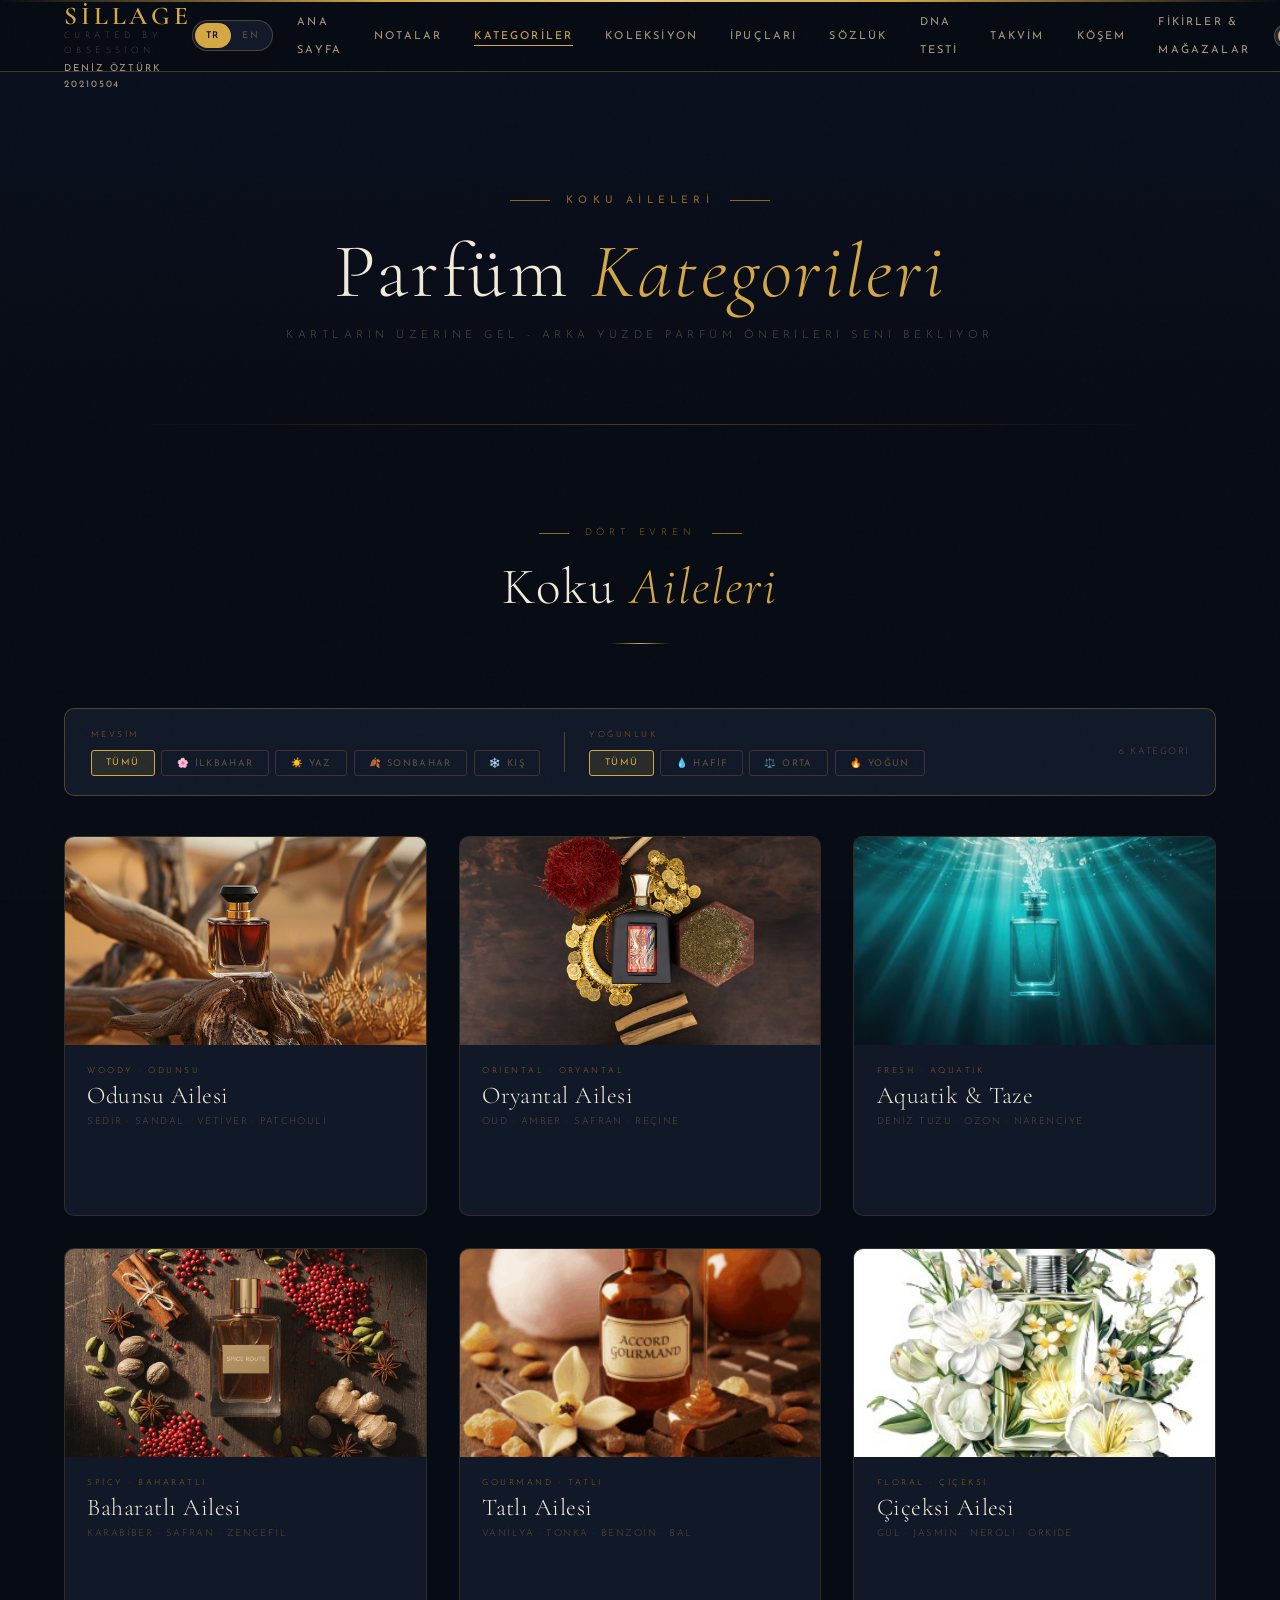
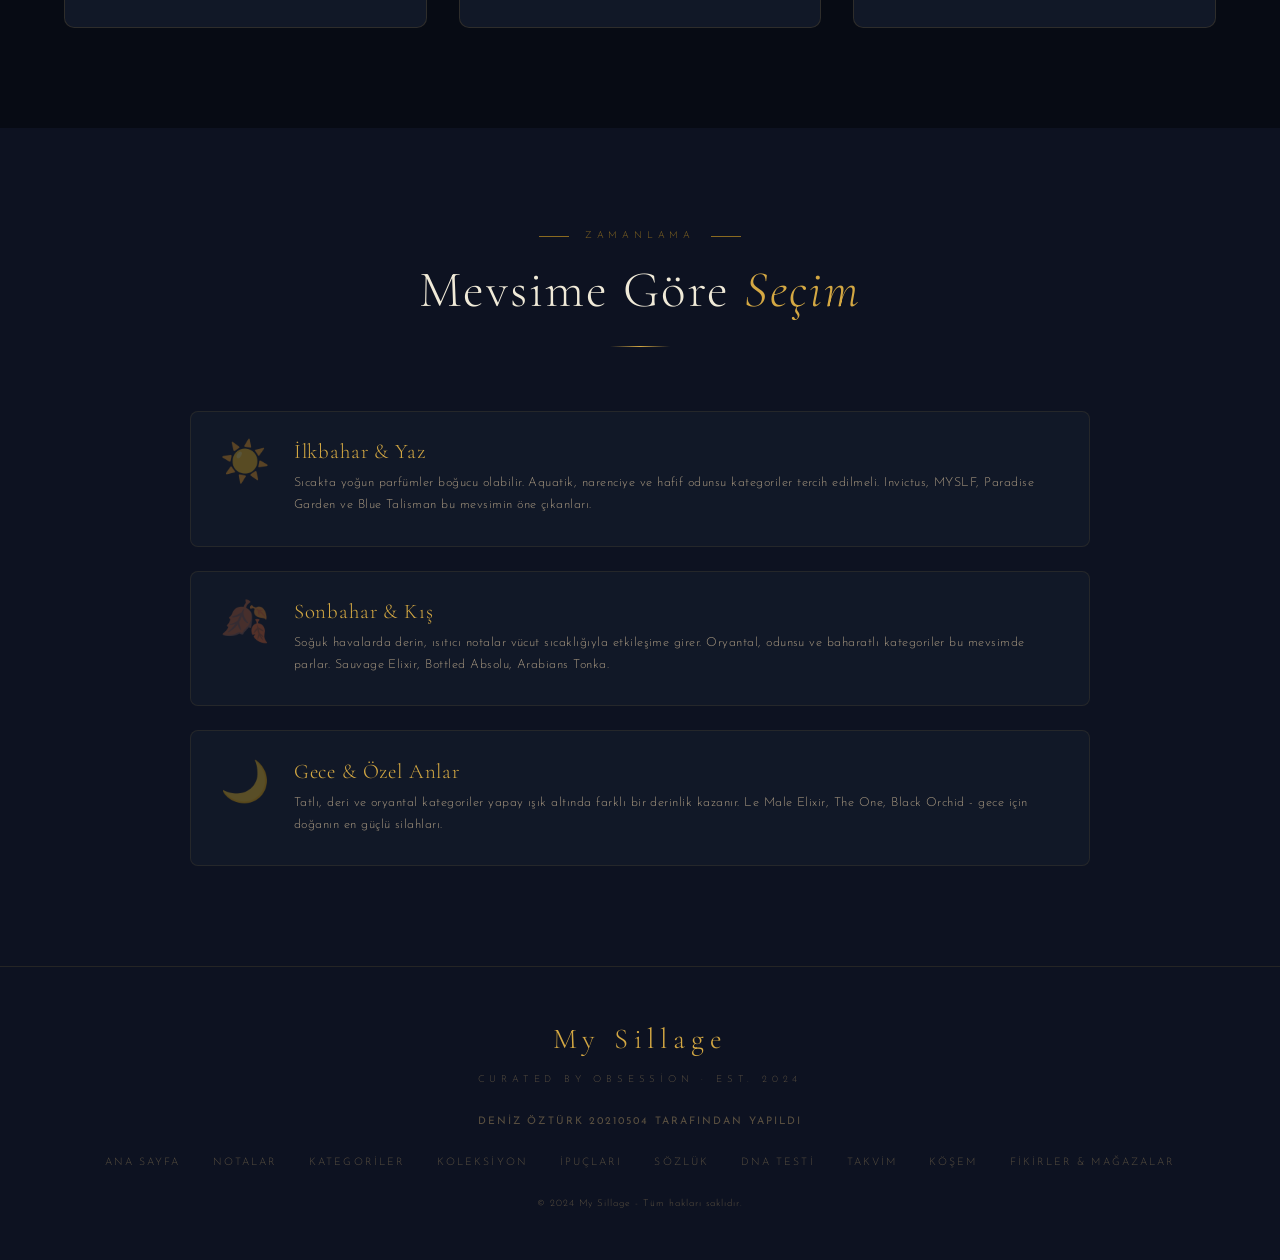
<file: AII006_PROJECT_Deniz_Ozturk_20210504/kategoriler.html>
<!DOCTYPE html>
<html lang="tr">
<head>
  <meta charset="UTF-8" />
  <meta name="viewport" content="width=device-width, initial-scale=1.0" />
  <title>Kategoriler - My Sillage</title>
  <link rel="stylesheet" href="css/style.css" />
  <style>
    .kat-filter {
      font-family: var(--font-ui); font-size: .58rem; letter-spacing: .15em;
      text-transform: uppercase; padding: .4rem .9rem;
      border: 1px solid rgba(212,168,67,.2); border-radius: 3px;
      color: var(--text-muted); cursor: pointer; background: none; transition: all .25s;
    }
    .kat-filter:hover, .kat-filter.active {
      border-color: var(--gold-bright); color: var(--gold-bright); background: var(--gold-subtle);
    }
    .flip-card.kat-hidden {
      display: none;
    }
    .flip-card:not(.kat-hidden) {
      opacity: 1; pointer-events: auto;
      transition: opacity .3s, transform .3s;
    }
  </style>
</head>
<body>
  <nav class="navbar">
    <a href="index.html" class="navbar-brand">
      <span class="brand-main">My Sillage</span>
      <span class="brand-sub">Curated by Obsession</span>
      <span class="brand-author">Deniz Öztürk 20210504</span>
    </a>
    <div class="nav-right">
      <div class="lang-toggle" onclick="toggleLanguage()" title="Dil Değiştir / Change Language" data-tr-title="Dil Değiştir / Change Language" data-en-title="Change Language / Dil Değiştir">
        <span class="lang-btn lang-btn-tr">TR</span>
        <span class="lang-btn lang-btn-en">EN</span>
      </div>
      <ul class="nav-links" id="navLinks">
        <li><a href="index.html" data-tr="Ana Sayfa" data-en="Home">Ana Sayfa</a></li>
        <li><a href="notalar.html" data-tr="Notalar" data-en="Notes">Notalar</a></li>
        <li><a href="kategoriler.html" class="active" data-tr="Kategoriler" data-en="Categories">Kategoriler</a></li>
        <li><a href="koleksiyon.html" data-tr="Koleksiyon" data-en="Collection">Koleksiyon</a></li>
        <li><a href="ipuclari.html" data-tr="İpuçları" data-en="Tips">İpuçları</a></li>
        <li><a href="sozluk.html" data-tr="Sözlük" data-en="Glossary">Sözlük</a></li>
        <li><a href="test.html" data-tr="DNA Testi" data-en="DNA Test">DNA Testi</a></li>
        <li><a href="takvim.html" data-tr="Takvim" data-en="Calendar">Takvim</a></li>
        <li><a href="koleksiyonum.html" data-tr="Köşem" data-en="My Corner">Köşem</a></li>
        <li><a href="iletisim.html" data-tr="Fikirler &amp; Mağazalar" data-en="Ideas &amp; Stores">Fikirler &amp; Mağazalar</a></li>
      </ul>
      <div class="theme-toggle" onclick="toggleTheme()" title="Tema Değiştir" data-tr-title="Tema Değiştir" data-en-title="Toggle Theme">
        <div class="theme-toggle-track"><div class="theme-toggle-thumb"></div></div>
        <span class="theme-toggle-icon" id="themeIcon">☀️</span>
      </div>
      <div class="hamburger" onclick="toggleMenu()"><span></span><span></span><span></span></div>
    </div>
  </nav>

  <div class="page-wrapper">
    <div class="page-hero">
      <div class="hero-eyebrow" style="justify-content:center;margin-bottom:1rem;" data-tr="Koku Aileleri" data-en="Fragrance Families">Koku Aileleri</div>
      <h1 class="page-hero-title" data-tr="Parfüm <em>Kategorileri</em>" data-en="Perfume <em>Categories</em>">Parfüm <em>Kategorileri</em></h1>
      <p class="page-hero-sub" data-tr="Kartların üzerine gel - arka yüzde parfüm önerileri seni bekliyor" data-en="Hover over the cards - perfume suggestions await on the back">Kartların üzerine gel - arka yüzde parfüm önerileri seni bekliyor</p>
    </div>


    <section class="section">
      <div class="section-header reveal">
        <div class="section-eyebrow" data-tr="Dört Evren" data-en="Four Universes">Dört Evren</div>
        <h2 class="section-title" data-tr="Koku <em>Aileleri</em>" data-en="Scent <em>Families</em>">Koku <em>Aileleri</em></h2>
        <div class="section-divider"></div>
      </div>



      <div class="reveal" style="max-width:1200px;margin:0 auto 2.5rem;display:flex;flex-wrap:wrap;gap:1.5rem;align-items:center;background:var(--bg-card);border:1px solid var(--gold-border);border-radius:10px;padding:1.2rem 1.6rem;">
        <div>
          <div style="font-size:.52rem;letter-spacing:.3em;text-transform:uppercase;color:var(--gold-dim);margin-bottom:.5rem;" data-tr="Mevsim" data-en="Season">Mevsim</div>
          <div style="display:flex;gap:.4rem;flex-wrap:wrap;" id="katMevsim">
            <button class="kat-filter active" data-mevsim="tumu" onclick="katFilter(this,'mevsim')" data-tr="Tümü" data-en="All">Tümü</button>
            <button class="kat-filter" data-mevsim="ilkbahar" onclick="katFilter(this,'mevsim')" data-tr="🌸 İlkbahar" data-en="🌸 Spring">🌸 İlkbahar</button>
            <button class="kat-filter" data-mevsim="yaz" onclick="katFilter(this,'mevsim')" data-tr="☀️ Yaz" data-en="☀️ Summer">☀️ Yaz</button>
            <button class="kat-filter" data-mevsim="sonbahar" onclick="katFilter(this,'mevsim')" data-tr="🍂 Sonbahar" data-en="🍂 Autumn">🍂 Sonbahar</button>
            <button class="kat-filter" data-mevsim="kis" onclick="katFilter(this,'mevsim')" data-tr="❄️ Kış" data-en="❄️ Winter">❄️ Kış</button>
          </div>
        </div>
        <div style="width:1px;height:40px;background:var(--gold-border);flex-shrink:0;"></div>
        <div>
          <div style="font-size:.52rem;letter-spacing:.3em;text-transform:uppercase;color:var(--gold-dim);margin-bottom:.5rem;" data-tr="Yoğunluk" data-en="Intensity">Yoğunluk</div>
          <div style="display:flex;gap:.4rem;flex-wrap:wrap;" id="katYogunluk">
            <button class="kat-filter active" data-yogun="tumu" onclick="katFilter(this,'yogun')" data-tr="Tümü" data-en="All">Tümü</button>
            <button class="kat-filter" data-yogun="hafif" onclick="katFilter(this,'yogun')" data-tr="💧 Hafif" data-en="💧 Light">💧 Hafif</button>
            <button class="kat-filter" data-yogun="orta" onclick="katFilter(this,'yogun')" data-tr="⚖️ Orta" data-en="⚖️ Medium">⚖️ Orta</button>
            <button class="kat-filter" data-yogun="yogun" onclick="katFilter(this,'yogun')" data-tr="🔥 Yoğun" data-en="🔥 Intense">🔥 Yoğun</button>
          </div>
        </div>
        <div style="margin-left:auto;font-size:.58rem;letter-spacing:.15em;text-transform:uppercase;color:var(--text-muted);" id="katCount" data-tr="6 kategori" data-en="6 categories">6 kategori</div>
      </div>

      <div class="flip-grid" id="flipGrid">


        <div class="flip-card reveal" data-mevsim="ilkbahar yaz sonbahar kis" data-yogun="orta">
          <div class="flip-card-inner">
            <div class="flip-front">
              <img src="assets/images/odunsu-koku.jpg" alt="Odunsu" />
              <div class="flip-front-body">
                <div class="flip-front-tag" data-tr="Woody · Odunsu" data-en="Woody · Odunsu">Woody · Odunsu</div>
                <div class="flip-front-name" data-tr="Odunsu Ailesi" data-en="Woody Family">Odunsu Ailesi</div>
                <div class="flip-front-sub" data-tr="Sedir · Sandal · Vetiver · Patchouli" data-en="Cedar · Sandal · Vetiver · Patchouli">Sedir · Sandal · Vetiver · Patchouli</div>
              </div>
            </div>
            <div class="flip-back">
              <div class="flip-back-title" data-tr="🌲 Odunsu Ailesi" data-en="🌲 Woody Family">🌲 Odunsu Ailesi</div>
              <div class="flip-back-notes">
                <span class="flip-note-pill" data-tr="Sedir" data-en="Cedar">Sedir</span><span class="flip-note-pill" data-tr="Sandal Ağacı" data-en="Sandalwood">Sandal Ağacı</span>
                <span class="flip-note-pill">Vetiver</span><span class="flip-note-pill">Patchouli</span><span class="flip-note-pill">Guaiac</span>
              </div>
              <p class="flip-back-desc" data-tr="Toprak, orman ve ahşabın maskülen kucaklaşması. Güç ve zerafeti bir arada barındıran bu aile, hem gündüz hem gece şıklığıyla öne çıkar." data-en="The masculine embrace of earth, forest, and wood. Combining strength and elegance, this family stands out with both day and night sophistication.">Toprak, orman ve ahşabın maskülen kucaklaşması. Güç ve zerafeti bir arada barındıran bu aile, hem gündüz hem gece şıklığıyla öne çıkar.</p>
              <div class="flip-meta">
                <div class="flip-meta-box">
                  <div class="flip-meta-label" data-tr="📍 Ortam" data-en="📍 Occasion">📍 Ortam</div>
                  <div class="flip-meta-val" data-tr="Ofis, akşam, her mevsim" data-en="Office, evening, all seasons">Ofis, akşam, her mevsim</div>
                </div>
                <div class="flip-meta-box">
                  <div class="flip-meta-label" data-tr="🏆 Öneriler" data-en="🏆 Suggestions">🏆 Öneriler</div>
                  <div class="flip-meta-val">Cedrat Boise, Paradigme</div>
                </div>
              </div>
            </div>
          </div>
        </div>


        <div class="flip-card reveal delay-1" data-mevsim="sonbahar kis" data-yogun="yogun">
          <div class="flip-card-inner">
            <div class="flip-front">
              <img src="assets/images/oryantal koku theme.jpg" alt="Oryantal" />
              <div class="flip-front-body">
                <div class="flip-front-tag" data-tr="Oriental · Oryantal" data-en="Oriental · Oriental">Oriental · Oryantal</div>
                <div class="flip-front-name" data-tr="Oryantal Ailesi" data-en="Oriental Family">Oryantal Ailesi</div>
                <div class="flip-front-sub" data-tr="Oud · Amber · Safran · Reçine" data-en="Oud · Amber · Saffron · Resin">Oud · Amber · Safran · Reçine</div>
              </div>
            </div>
            <div class="flip-back">
              <div class="flip-back-title" data-tr="🏜️ Oryantal Ailesi" data-en="🏜️ Oriental Family">🏜️ Oryantal Ailesi</div>
              <div class="flip-back-notes">
                <span class="flip-note-pill">Oud</span><span class="flip-note-pill" data-tr="Amber" data-en="Amber">Amber</span>
                <span class="flip-note-pill" data-tr="Safran" data-en="Saffron">Safran</span><span class="flip-note-pill" data-tr="Benjoin" data-en="Benzoin">Benjoin</span><span class="flip-note-pill" data-tr="Mür" data-en="Myrrh">Mür</span>
              </div>
              <p class="flip-back-desc" data-tr="Doğu'nun zengin mirası: ağır, sıcak, gizemli. Gece etkinlikleri için ideal olan bu aile kendinden emin ve derin bir karakter çizer." data-en="The rich heritage of the East: heavy, warm, mysterious. Ideal for night events, this family draws a confident and deep character.">Doğu'nun zengin mirası: ağır, sıcak, gizemli. Gece etkinlikleri için ideal olan bu aile kendinden emin ve derin bir karakter çizer.</p>
              <div class="flip-meta">
                <div class="flip-meta-box">
                  <div class="flip-meta-label" data-tr="📍 Ortam" data-en="📍 Occasion">📍 Ortam</div>
                  <div class="flip-meta-val" data-tr="Gece, sonbahar, kış" data-en="Night, autumn, winter">Gece, sonbahar, kış</div>
                </div>
                <div class="flip-meta-box">
                  <div class="flip-meta-label" data-tr="🏆 Öneriler" data-en="🏆 Suggestions">🏆 Öneriler</div>
                  <div class="flip-meta-val">Arabians Tonka, God of Fire</div>
                </div>
              </div>
            </div>
          </div>
        </div>


        <div class="flip-card reveal delay-2" data-mevsim="ilkbahar yaz" data-yogun="hafif">
          <div class="flip-card-inner">
            <div class="flip-front">
              <img src="assets/images/Aquatik theme fragrance.avif" alt="Aquatik" />
              <div class="flip-front-body">
                <div class="flip-front-tag" data-tr="Fresh · Aquatik" data-en="Fresh · Aquatic">Fresh · Aquatik</div>
                <div class="flip-front-name" data-tr="Aquatik & Taze" data-en="Aquatic & Fresh">Aquatik & Taze</div>
                <div class="flip-front-sub" data-tr="Deniz Tuzu · Ozon · Narenciye" data-en="Sea Salt · Ozone · Citrus">Deniz Tuzu · Ozon · Narenciye</div>
              </div>
            </div>
            <div class="flip-back">
              <div class="flip-back-title" data-tr="🌊 Aquatik Ailesi" data-en="🌊 Aquatic Family">🌊 Aquatik Ailesi</div>
              <div class="flip-back-notes">
                <span class="flip-note-pill" data-tr="Deniz Tuzu" data-en="Sea Salt">Deniz Tuzu</span><span class="flip-note-pill">Ozon</span>
                <span class="flip-note-pill">Bergamot</span><span class="flip-note-pill">Neroli</span><span class="flip-note-pill" data-tr="Misk" data-en="Musk">Misk</span>
              </div>
              <p class="flip-back-desc" data-tr="Özgürlüğün, enerjinin ve temizliğin kokusu. Sıcak mevsimlerde ferahlatıcı, spor sonrasında tazeleyici - her gün takılabilir hafiflikte." data-en="The scent of freedom, energy, and cleanliness. Refreshing in warm seasons, rejuvenating after sports - light enough to wear every day.">Özgürlüğün, enerjinin ve temizliğin kokusu. Sıcak mevsimlerde ferahlatıcı, spor sonrasında tazeleyici - her gün takılabilir hafiflikte.</p>
              <div class="flip-meta">
                <div class="flip-meta-box">
                  <div class="flip-meta-label" data-tr="📍 Ortam" data-en="📍 Occasion">📍 Ortam</div>
                  <div class="flip-meta-val" data-tr="Gündüz, yaz, spor" data-en="Daytime, summer, sports">Gündüz, yaz, spor</div>
                </div>
                <div class="flip-meta-box">
                  <div class="flip-meta-label" data-tr="🏆 Öneriler" data-en="🏆 Suggestions">🏆 Öneriler</div>
                  <div class="flip-meta-val">Invictus, Blue Talisman</div>
                </div>
              </div>
            </div>
          </div>
        </div>


        <div class="flip-card reveal delay-3" data-mevsim="sonbahar kis" data-yogun="yogun">
          <div class="flip-card-inner">
            <div class="flip-front">
              <img src="assets/images/baharatlı koku theme.png" alt="Baharatlı" />
              <div class="flip-front-body">
                <div class="flip-front-tag" data-tr="Spicy · Baharatlı" data-en="Spicy · Spicy">Spicy · Baharatlı</div>
                <div class="flip-front-name" data-tr="Baharatlı Ailesi" data-en="Spicy Family">Baharatlı Ailesi</div>
                <div class="flip-front-sub" data-tr="Karabiber · Safran · Zencefil" data-en="Black Pepper · Saffron · Ginger">Karabiber · Safran · Zencefil</div>
              </div>
            </div>
            <div class="flip-back">
              <div class="flip-back-title" data-tr="🌶️ Baharatlı Ailesi" data-en="🌶️ Spicy Family">🌶️ Baharatlı Ailesi</div>
              <div class="flip-back-notes">
                <span class="flip-note-pill" data-tr="Karabiber" data-en="Black Pepper">Karabiber</span><span class="flip-note-pill" data-tr="Safran" data-en="Saffron">Safran</span>
                <span class="flip-note-pill" data-tr="Zencefil" data-en="Ginger">Zencefil</span><span class="flip-note-pill" data-tr="Karanfil" data-en="Clove">Karanfil</span><span class="flip-note-pill" data-tr="Tarçın" data-en="Cinnamon">Tarçın</span>
              </div>
              <p class="flip-back-desc" data-tr="Isı, hız ve karizma. Sizi fark ettiren bu aile, soğuk havalarda vücut sıcaklığıyla birleşince bambaşka bir boyut kazanır." data-en="Heat, speed, and charisma. This family that gets you noticed takes on a whole new dimension when combined with body temperature in cold weather.">Isı, hız ve karizma. Sizi fark ettiren bu aile, soğuk havalarda vücut sıcaklığıyla birleşince bambaşka bir boyut kazanır.</p>
              <div class="flip-meta">
                <div class="flip-meta-box">
                  <div class="flip-meta-label" data-tr="📍 Ortam" data-en="📍 Occasion">📍 Ortam</div>
                  <div class="flip-meta-val" data-tr="Akşam, kış, resmi" data-en="Evening, winter, formal">Akşam, kış, resmi</div>
                </div>
                <div class="flip-meta-box">
                  <div class="flip-meta-label" data-tr="🏆 Öneriler" data-en="🏆 Suggestions">🏆 Öneriler</div>
                  <div class="flip-meta-val">Sauvage Elixir, Spicebomb</div>
                </div>
              </div>
            </div>
          </div>
        </div>


        <div class="flip-card reveal" data-mevsim="sonbahar kis" data-yogun="yogun">
          <div class="flip-card-inner">
            <div class="flip-front">
              <img src="assets/images/gourmand koku theme.png" alt="Tatlı" />
              <div class="flip-front-body">
                <div class="flip-front-tag" data-tr="Gourmand · Tatlı" data-en="Gourmand · Sweet">Gourmand · Tatlı</div>
                <div class="flip-front-name" data-tr="Tatlı Ailesi" data-en="Sweet Family">Tatlı Ailesi</div>
                <div class="flip-front-sub" data-tr="Vanilya · Tonka · Benzoin · Bal" data-en="Vanilla · Tonka · Benzoin · Honey">Vanilya · Tonka · Benzoin · Bal</div>
              </div>
            </div>
            <div class="flip-back">
              <div class="flip-back-title" data-tr="🍯 Tatlı / Gourmand" data-en="🍯 Sweet / Gourmand">🍯 Tatlı / Gourmand</div>
              <div class="flip-back-notes">
                <span class="flip-note-pill" data-tr="Vanilya" data-en="Vanilla">Vanilya</span><span class="flip-note-pill">Tonka</span>
                <span class="flip-note-pill">Benzoin</span><span class="flip-note-pill" data-tr="Bal" data-en="Honey">Bal</span><span class="flip-note-pill" data-tr="Kakao" data-en="Cocoa">Kakao</span>
              </div>
              <p class="flip-back-desc" data-tr="Yenilip içilebilecekmiş gibi davetkar. Gece için vazgeçilmez olan bu aile, yakın mesafede sizi unutulmaz kılar. Özellikle sonbahar-kışta patlama yapar." data-en="Inviting, as if it could be eaten or drunk. Indispensable for the night, this family makes you unforgettable at close range. Especially explodes in autumn-winter.">Yenilip içilebilecekmiş gibi davetkar. Gece için vazgeçilmez olan bu aile, yakın mesafede sizi unutulmaz kılar. Özellikle sonbahar-kışta patlama yapar.</p>
              <div class="flip-meta">
                <div class="flip-meta-box">
                  <div class="flip-meta-label" data-tr="📍 Ortam" data-en="📍 Occasion">📍 Ortam</div>
                  <div class="flip-meta-val" data-tr="Gece, kış, romantik" data-en="Night, winter, romantic">Gece, kış, romantik</div>
                </div>
                <div class="flip-meta-box">
                  <div class="flip-meta-label" data-tr="🏆 Öneriler" data-en="🏆 Suggestions">🏆 Öneriler</div>
                  <div class="flip-meta-val">Le Male Elixir, The One</div>
                </div>
              </div>
            </div>
          </div>
        </div>


        <div class="flip-card reveal delay-1" data-mevsim="ilkbahar yaz" data-yogun="orta">
          <div class="flip-card-inner">
            <div class="flip-front">
              <img src="assets/images/çiçeksi koku theme(1).jpg" alt="Çiçeksi" />
              <div class="flip-front-body">
                <div class="flip-front-tag" data-tr="Floral · Çiçeksi" data-en="Floral · Floral">Floral · Çiçeksi</div>
                <div class="flip-front-name" data-tr="Çiçeksi Ailesi" data-en="Floral Family">Çiçeksi Ailesi</div>
                <div class="flip-front-sub" data-tr="Gül · Jasmin · Neroli · Orkide" data-en="Rose · Jasmine · Neroli · Orchid">Gül · Jasmin · Neroli · Orkide</div>
              </div>
            </div>
            <div class="flip-back">
              <div class="flip-back-title" data-tr="🌸 Çiçeksi Ailesi" data-en="🌸 Floral Family">🌸 Çiçeksi Ailesi</div>
              <div class="flip-back-notes">
                <span class="flip-note-pill" data-tr="Gül" data-en="Rose">Gül</span><span class="flip-note-pill" data-tr="Jasmin" data-en="Jasmine">Jasmin</span>
                <span class="flip-note-pill">Neroli</span><span class="flip-note-pill" data-tr="Orkide" data-en="Orchid">Orkide</span><span class="flip-note-pill" data-tr="İris" data-en="Iris">İris</span>
              </div>
              <p class="flip-back-desc" data-tr="Artık sadece kadınlara ait değil. MYSLF ve Black Orchid gibi parfümler çiçekli notaların maskülen yorumunu mükemmel şekilde sunuyor. Cesur ve özgün bir seçim." data-en="No longer just for women. Perfumes like MYSLF and Black Orchid offer a perfect masculine interpretation of floral notes. A bold and unique choice.">Artık sadece kadınlara ait değil. MYSLF ve Black Orchid gibi parfümler çiçekli notaların maskülen yorumunu mükemmel şekilde sunuyor. Cesur ve özgün bir seçim.</p>
              <div class="flip-meta">
                <div class="flip-meta-box">
                  <div class="flip-meta-label" data-tr="📍 Ortam" data-en="📍 Occasion">📍 Ortam</div>
                  <div class="flip-meta-val" data-tr="İlkbahar, gündüz, sanat" data-en="Spring, daytime, art">İlkbahar, gündüz, sanat</div>
                </div>
                <div class="flip-meta-box">
                  <div class="flip-meta-label" data-tr="🏆 Öneriler" data-en="🏆 Suggestions">🏆 Öneriler</div>
                  <div class="flip-meta-val">MYSLF, Black Orchid</div>
                </div>
              </div>
            </div>
          </div>
        </div>

      </div>
    </section>


    <section class="section" style="background:var(--bg-secondary);">
      <div class="section-header reveal">
        <div class="section-eyebrow" data-tr="Zamanlama" data-en="Timing">Zamanlama</div>
        <h2 class="section-title" data-tr="Mevsime Göre <em>Seçim</em>" data-en="Selection by <em>Season</em>">Mevsime Göre <em>Seçim</em></h2>
        <div class="section-divider"></div>
      </div>
      <div class="tip-list" style="max-width:900px;">
        <div class="tip-item reveal">
          <div class="tip-number">☀️</div>
          <div class="tip-content">
            <h3 data-tr="İlkbahar &amp; Yaz" data-en="Spring &amp; Summer">İlkbahar &amp; Yaz</h3>
            <p data-tr="Sıcakta yoğun parfümler boğucu olabilir. Aquatik, narenciye ve hafif odunsu kategoriler tercih edilmeli. Invictus, MYSLF, Paradise Garden ve Blue Talisman bu mevsimin öne çıkanları." data-en="Intense perfumes can be stifling in the heat. Aquatic, citrus, and light woody categories should be preferred. Invictus, MYSLF, Paradise Garden, and Blue Talisman are the standouts of this season.">Sıcakta yoğun parfümler boğucu olabilir. Aquatik, narenciye ve hafif odunsu kategoriler tercih edilmeli. Invictus, MYSLF, Paradise Garden ve Blue Talisman bu mevsimin öne çıkanları.</p>
          </div>
        </div>
        <div class="tip-item reveal delay-1">
          <div class="tip-number">🍂</div>
          <div class="tip-content">
            <h3 data-tr="Sonbahar &amp; Kış" data-en="Autumn &amp; Winter">Sonbahar &amp; Kış</h3>
            <p data-tr="Soğuk havalarda derin, ısıtıcı notalar vücut sıcaklığıyla etkileşime girer. Oryantal, odunsu ve baharatlı kategoriler bu mevsimde parlar. Sauvage Elixir, Bottled Absolu, Arabians Tonka." data-en="In cold weather, deep, warming notes interact with body temperature. Oriental, woody, and spicy categories shine in this season. Sauvage Elixir, Bottled Absolu, Arabians Tonka.">Soğuk havalarda derin, ısıtıcı notalar vücut sıcaklığıyla etkileşime girer. Oryantal, odunsu ve baharatlı kategoriler bu mevsimde parlar. Sauvage Elixir, Bottled Absolu, Arabians Tonka.</p>
          </div>
        </div>
        <div class="tip-item reveal delay-2">
          <div class="tip-number">🌙</div>
          <div class="tip-content">
            <h3 data-tr="Gece &amp; Özel Anlar" data-en="Night &amp; Special Moments">Gece &amp; Özel Anlar</h3>
            <p data-tr="Tatlı, deri ve oryantal kategoriler yapay ışık altında farklı bir derinlik kazanır. Le Male Elixir, The One, Black Orchid - gece için doğanın en güçlü silahları." data-en="Sweet, leather, and oriental categories gain a different depth under artificial light. Le Male Elixir, The One, Black Orchid - nature's most powerful weapons for the night.">Tatlı, deri ve oryantal kategoriler yapay ışık altında farklı bir derinlik kazanır. Le Male Elixir, The One, Black Orchid - gece için doğanın en güçlü silahları.</p>
          </div>
        </div>
      </div>
    </section>

  </div>

  <footer>
    <div class="footer-brand">My Sillage</div>
    <div class="footer-tagline" data-tr="Curated by Obsession · Est. 2024" data-en="Curated by Obsession · Est. 2024">Curated by Obsession · Est. 2024</div>
    <div class="footer-author" data-tr="Deniz Öztürk 20210504 tarafından yapıldı" data-en="by Deniz Öztürk 20210504">Deniz Öztürk 20210504 tarafından yapıldı</div>
    <nav class="footer-links">
      <a href="index.html" data-tr="Ana Sayfa" data-en="Home">Ana Sayfa</a><a href="notalar.html" data-tr="Notalar" data-en="Notes">Notalar</a>
      <a href="kategoriler.html" data-tr="Kategoriler" data-en="Categories">Kategoriler</a><a href="koleksiyon.html" data-tr="Koleksiyon" data-en="Collection">Koleksiyon</a>
      <a href="ipuclari.html" data-tr="İpuçları" data-en="Tips">İpuçları</a><a href="sozluk.html" data-tr="Sözlük" data-en="Glossary">Sözlük</a>
      <a href="test.html" data-tr="DNA Testi" data-en="DNA Test">DNA Testi</a><a href="takvim.html" data-tr="Takvim" data-en="Calendar">Takvim</a>
      <a href="koleksiyonum.html" data-tr="Köşem" data-en="My Corner">Köşem</a><a href="iletisim.html" data-tr="Fikirler &amp; Mağazalar" data-en="Ideas &amp; Stores">Fikirler &amp; Mağazalar</a>
    </nav>
    <p class="footer-copy" data-tr="© 2024 My Sillage - Tüm hakları saklıdır." data-en="© 2024 My Sillage - All rights reserved.">© 2024 My Sillage - Tüm hakları saklıdır.</p>
  </footer>

  <script src="js/main.js"></script>
  <script src="js/language.js"></script>
  <script>
    const katState = { mevsim:'tumu', yogun:'tumu' };

    function katFilter(btn, group) {
      btn.parentElement.querySelectorAll('.kat-filter').forEach(b => b.classList.remove('active'));
      btn.classList.add('active');
      katState[group] = btn.getAttribute('data-' + group);
      applyKatFilter();
    }

    function applyKatFilter() {
      const cards = document.querySelectorAll('#flipGrid .flip-card');
      let visible = 0;
      cards.forEach(card => {
        const mevsimData = card.getAttribute('data-mevsim') || '';
        const yogunData  = card.getAttribute('data-yogun')  || '';

        const mevsimOk = katState.mevsim === 'tumu' || mevsimData.includes(katState.mevsim);
        const yogunOk  = katState.yogun  === 'tumu' || yogunData === katState.yogun;

        if (mevsimOk && yogunOk) {
          card.classList.remove('kat-hidden');
          visible++;
        } else {
          card.classList.add('kat-hidden');
        }
      });
      
      const countEl = document.getElementById('katCount');
      if (countEl) {
        const lang = getCurrentLanguage();
        const text = lang === 'en' ? `${visible} categories` : `${visible} kategori`;
        countEl.textContent = text;
      }
    }

    window.addEventListener('languageChanged', applyKatFilter);
  </script>
</body>
</html>
</file>
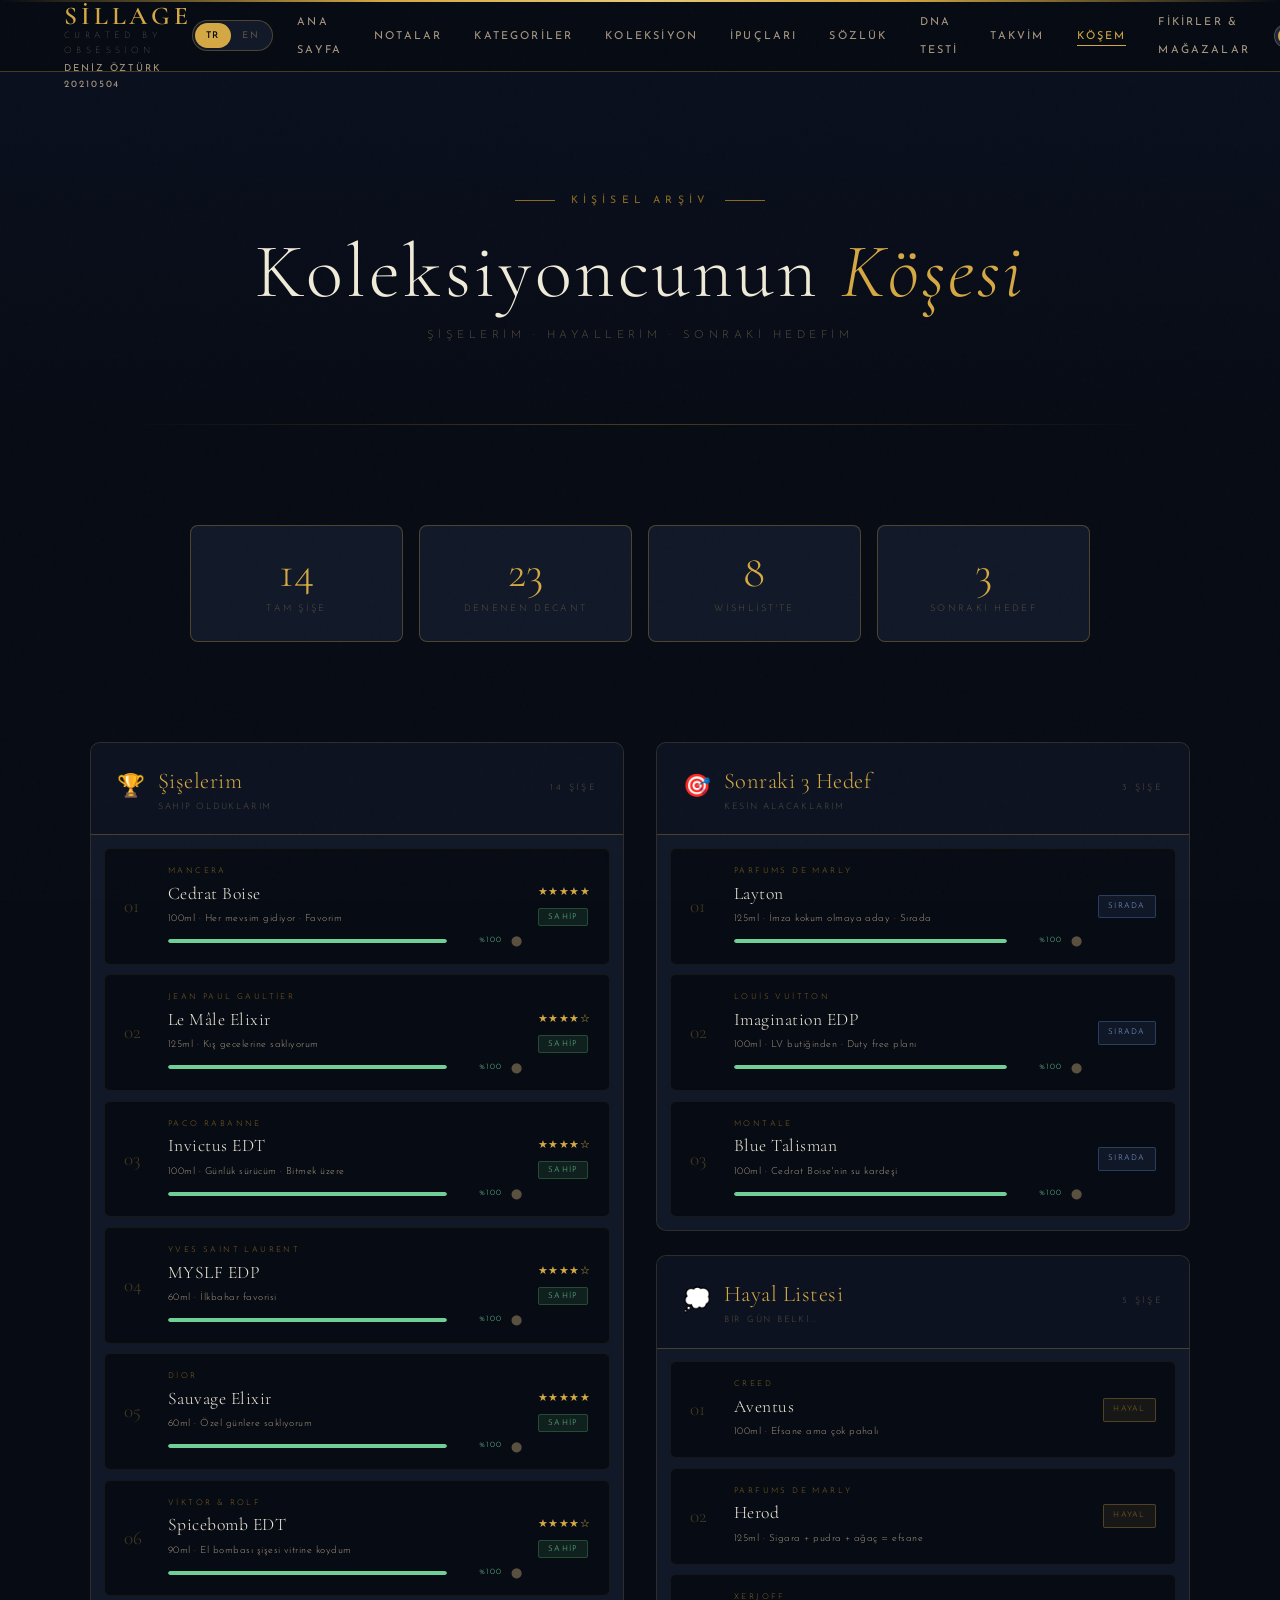
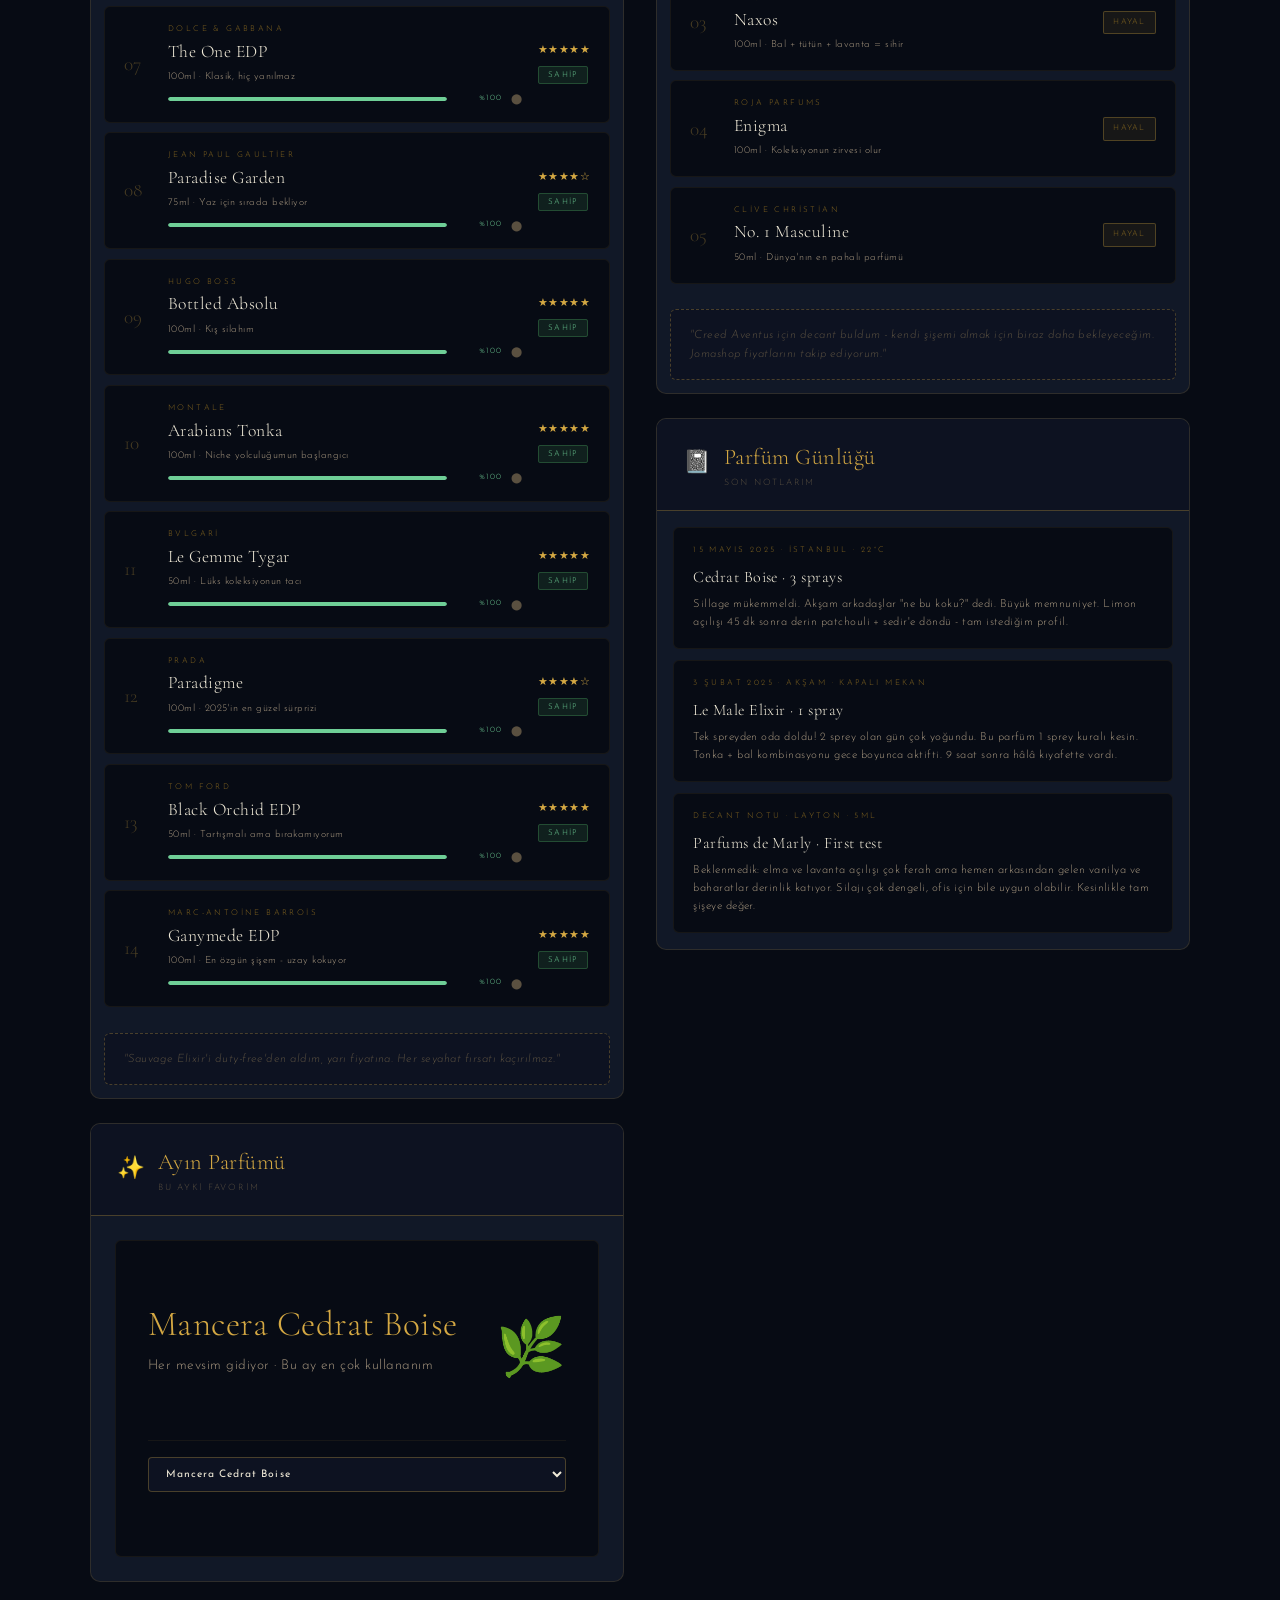
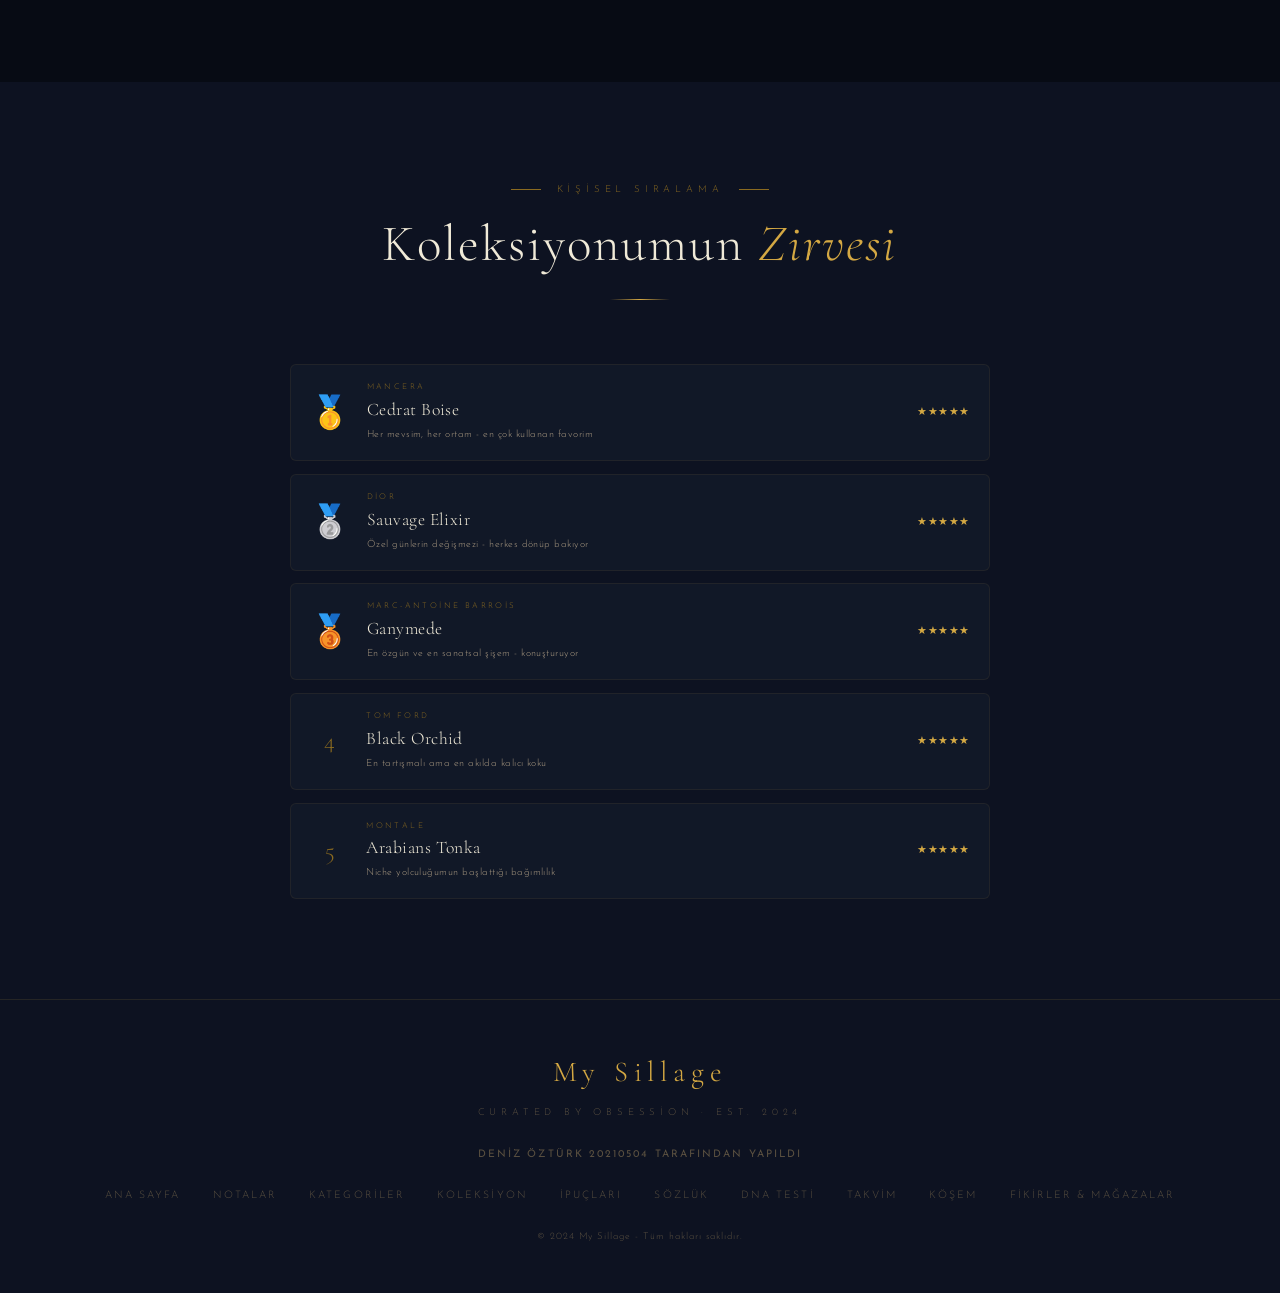
<file: AII006_PROJECT_Deniz_Ozturk_20210504/koleksiyonum.html>
<!DOCTYPE html>
<html lang="tr">
<head>
  <meta charset="UTF-8"/>
  <meta name="viewport" content="width=device-width, initial-scale=1.0"/>
  <title>Koleksiyoncunun Köşesi - My Sillage</title>
  <link rel="stylesheet" href="css/style.css"/>
  <style>
    .fill-control { display:flex; align-items:center; gap:.5rem; margin-top:.4rem; }
    .fill-bar-wrap { flex:1; height:4px; background:rgba(255,255,255,.06); border-radius:2px; overflow:hidden; }
    .fill-bar { height:100%; border-radius:2px; transition:width .5s ease; }
    .fill-label { font-size:.5rem; letter-spacing:.15em; text-transform:uppercase; min-width:48px; text-align:right; }
    .fill-btn { font-size:.6rem; cursor:pointer; background:none; border:none; color:var(--text-muted); padding:0; transition:color .2s; }
    .fill-btn:hover { color:var(--gold-bright); }
  </style>
</head>
<body>
  <nav class="navbar">
    <a href="index.html" class="navbar-brand">
      <span class="brand-main">My Sillage</span>
      <span class="brand-sub">Curated by Obsession</span>
      <span class="brand-author">Deniz Öztürk 20210504</span>
    </a>
    <div class="nav-right">
      <div class="lang-toggle" onclick="toggleLanguage()" title="Dil Değiştir / Change Language" data-tr-title="Dil Değiştir / Change Language" data-en-title="Change Language / Dil Değiştir">
        <span class="lang-btn lang-btn-tr">TR</span>
        <span class="lang-btn lang-btn-en">EN</span>
      </div>
      <ul class="nav-links" id="navLinks">
        <li><a href="index.html" data-tr="Ana Sayfa" data-en="Home">Ana Sayfa</a></li>
        <li><a href="notalar.html" data-tr="Notalar" data-en="Notes">Notalar</a></li>
        <li><a href="kategoriler.html" data-tr="Kategoriler" data-en="Categories">Kategoriler</a></li>
        <li><a href="koleksiyon.html" data-tr="Koleksiyon" data-en="Collection">Koleksiyon</a></li>
        <li><a href="ipuclari.html" data-tr="İpuçları" data-en="Tips">İpuçları</a></li>
        <li><a href="sozluk.html" data-tr="Sözlük" data-en="Glossary">Sözlük</a></li>
        <li><a href="test.html" data-tr="DNA Testi" data-en="DNA Test">DNA Testi</a></li>
        <li><a href="takvim.html" data-tr="Takvim" data-en="Calendar">Takvim</a></li>
        <li><a href="koleksiyonum.html" class="active" data-tr="Köşem" data-en="My Corner">Köşem</a></li>
        <li><a href="iletisim.html" data-tr="Fikirler &amp; Mağazalar" data-en="Ideas &amp; Stores">Fikirler &amp; Mağazalar</a></li>
      </ul>
      <div class="theme-toggle" onclick="toggleTheme()" title="Tema Değiştir" data-tr-title="Tema Değiştir" data-en-title="Toggle Theme">
        <div class="theme-toggle-track"><div class="theme-toggle-thumb"></div></div>
        <span class="theme-toggle-icon" id="themeIcon">☀️</span>
      </div>
      <div class="hamburger" onclick="toggleMenu()"><span></span><span></span><span></span></div>
    </div>
  </nav>

  <div class="page-wrapper">
    <div class="page-hero">
      <div class="hero-eyebrow" style="justify-content:center;margin-bottom:1rem;" data-tr="Kişisel Arşiv" data-en="Personal Archive">Kişisel Arşiv</div>
      <h1 class="page-hero-title" data-tr="Koleksiyoncunun <em>Köşesi</em>" data-en="Collector's <em>Corner</em>">Koleksiyoncunun <em>Köşesi</em></h1>
      <p class="page-hero-sub" data-tr="Şişelerim · Hayallerim · Sonraki hedefim" data-en="My Bottles · My Dreams · Next target">Şişelerim · Hayallerim · Sonraki hedefim</p>
    </div>


    <section class="section" style="padding-bottom:0;">
      <div style="display:grid;grid-template-columns:repeat(auto-fit,minmax(160px,1fr));gap:1rem;max-width:900px;margin:0 auto;" class="reveal">
        <div style="background:var(--bg-card);border:1px solid var(--gold-border);border-radius:8px;padding:1.5rem;text-align:center;">
          <div style="font-family:var(--font-display);font-size:2.8rem;color:var(--gold-bright);line-height:1;">14</div>
          <div style="font-size:.58rem;letter-spacing:.25em;text-transform:uppercase;color:var(--text-muted);margin-top:.4rem;" data-tr="Tam Şişe" data-en="Full Bottle">Tam Şişe</div>
        </div>
        <div style="background:var(--bg-card);border:1px solid var(--gold-border);border-radius:8px;padding:1.5rem;text-align:center;">
          <div style="font-family:var(--font-display);font-size:2.8rem;color:var(--gold-bright);line-height:1;">23</div>
          <div style="font-size:.58rem;letter-spacing:.25em;text-transform:uppercase;color:var(--text-muted);margin-top:.4rem;" data-tr="Denenen Decant" data-en="Decants Tested">Denenen Decant</div>
        </div>
        <div style="background:var(--bg-card);border:1px solid var(--gold-border);border-radius:8px;padding:1.5rem;text-align:center;">
          <div style="font-family:var(--font-display);font-size:2.8rem;color:var(--gold-bright);line-height:1;">8</div>
          <div style="font-size:.58rem;letter-spacing:.25em;text-transform:uppercase;color:var(--text-muted);margin-top:.4rem;" data-tr="Wishlist'te" data-en="On Wishlist">Wishlist'te</div>
        </div>
        <div style="background:var(--bg-card);border:1px solid var(--gold-border);border-radius:8px;padding:1.5rem;text-align:center;">
          <div style="font-family:var(--font-display);font-size:2.8rem;color:var(--gold-bright);line-height:1;">3</div>
          <div style="font-size:.58rem;letter-spacing:.25em;text-transform:uppercase;color:var(--text-muted);margin-top:.4rem;" data-tr="Sonraki Hedef" data-en="Next Target">Sonraki Hedef</div>
        </div>
      </div>
    </section>


    <section class="section">
      <div class="wishlist-layout">


        <div style="display:flex;flex-direction:column;gap:1.5rem;">
          <div class="wishlist-col reveal">
            <div class="wishlist-col-header">
              <span class="wishlist-col-icon">🏆</span>
              <div>
                <div class="wishlist-col-title" data-tr="Şişelerim" data-en="My Bottles">Şişelerim</div>
                <div style="font-size:.55rem;letter-spacing:.2em;text-transform:uppercase;color:var(--text-muted);" data-tr="Sahip olduklarım" data-en="Owned perfumes">Sahip olduklarım</div>
              </div>
              <span class="wishlist-col-count" data-tr="14 şişe" data-en="14 bottles">14 şişe</span>
            </div>
            <div class="wishlist-items">

              <div class="wl-item">
                <div class="wl-num">01</div>
                <div class="wl-body">
                  <div class="wl-brand">Mancera</div>
                  <div class="wl-name">Cedrat Boise</div>
                  <div class="wl-note" data-tr="100ml · Her mevsim gidiyor · Favorim" data-en="100ml · Good for all seasons · My favorite">100ml · Her mevsim gidiyor · Favorim</div>
                </div>
                <div>
                  <div class="wl-stars">★★★★★</div>
                  <span class="wl-badge wl-badge-own" data-tr="Sahip" data-en="Owned">Sahip</span>
                </div>
              </div>

              <div class="wl-item">
                <div class="wl-num">02</div>
                <div class="wl-body">
                  <div class="wl-brand">Jean Paul Gaultier</div>
                  <div class="wl-name">Le Mâle Elixir</div>
                  <div class="wl-note" data-tr="125ml · Kış gecelerine saklıyorum" data-en="125ml · Reserved for winter nights">125ml · Kış gecelerine saklıyorum</div>
                </div>
                <div>
                  <div class="wl-stars">★★★★☆</div>
                  <span class="wl-badge wl-badge-own" data-tr="Sahip" data-en="Owned">Sahip</span>
                </div>
              </div>

              <div class="wl-item">
                <div class="wl-num">03</div>
                <div class="wl-body">
                  <div class="wl-brand">Paco Rabanne</div>
                  <div class="wl-name">Invictus EDT</div>
                  <div class="wl-note" data-tr="100ml · Günlük sürücüm · Bitmek üzere" data-en="100ml · My daily driver · Almost finished">100ml · Günlük sürücüm · Bitmek üzere</div>
                </div>
                <div>
                  <div class="wl-stars">★★★★☆</div>
                  <span class="wl-badge wl-badge-own" data-tr="Sahip" data-en="Owned">Sahip</span>
                </div>
              </div>

              <div class="wl-item">
                <div class="wl-num">04</div>
                <div class="wl-body">
                  <div class="wl-brand">Yves Saint Laurent</div>
                  <div class="wl-name">MYSLF EDP</div>
                  <div class="wl-note" data-tr="60ml · İlkbahar favorisi" data-en="60ml · Spring favorite">60ml · İlkbahar favorisi</div>
                </div>
                <div>
                  <div class="wl-stars">★★★★☆</div>
                  <span class="wl-badge wl-badge-own" data-tr="Sahip" data-en="Owned">Sahip</span>
                </div>
              </div>

              <div class="wl-item">
                <div class="wl-num">05</div>
                <div class="wl-body">
                  <div class="wl-brand">Dior</div>
                  <div class="wl-name">Sauvage Elixir</div>
                  <div class="wl-note" data-tr="60ml · Özel günlere saklıyorum" data-en="60ml · Reserved for special days">60ml · Özel günlere saklıyorum</div>
                </div>
                <div>
                  <div class="wl-stars">★★★★★</div>
                  <span class="wl-badge wl-badge-own" data-tr="Sahip" data-en="Owned">Sahip</span>
                </div>
              </div>

              <div class="wl-item">
                <div class="wl-num">06</div>
                <div class="wl-body">
                  <div class="wl-brand">Viktor &amp; Rolf</div>
                  <div class="wl-name">Spicebomb EDT</div>
                  <div class="wl-note" data-tr="90ml · El bombası şişesi vitrine koydum" data-en="90ml · Grenade bottle displayed on shelf">90ml · El bombası şişesi vitrine koydum</div>
                </div>
                <div>
                  <div class="wl-stars">★★★★☆</div>
                  <span class="wl-badge wl-badge-own" data-tr="Sahip" data-en="Owned">Sahip</span>
                </div>
              </div>

              <div class="wl-item">
                <div class="wl-num">07</div>
                <div class="wl-body">
                  <div class="wl-brand">Dolce &amp; Gabbana</div>
                  <div class="wl-name">The One EDP</div>
                  <div class="wl-note" data-tr="100ml · Klasik, hiç yanılmaz" data-en="100ml · Classic, never fails">100ml · Klasik, hiç yanılmaz</div>
                </div>
                <div>
                  <div class="wl-stars">★★★★★</div>
                  <span class="wl-badge wl-badge-own" data-tr="Sahip" data-en="Owned">Sahip</span>
                </div>
              </div>

              <div class="wl-item">
                <div class="wl-num">08</div>
                <div class="wl-body">
                  <div class="wl-brand">Jean Paul Gaultier</div>
                  <div class="wl-name">Paradise Garden</div>
                  <div class="wl-note" data-tr="75ml · Yaz için sırada bekliyor" data-en="75ml · Waiting for summer">75ml · Yaz için sırada bekliyor</div>
                </div>
                <div>
                  <div class="wl-stars">★★★★☆</div>
                  <span class="wl-badge wl-badge-own" data-tr="Sahip" data-en="Owned">Sahip</span>
                </div>
              </div>

              <div class="wl-item">
                <div class="wl-num">09</div>
                <div class="wl-body">
                  <div class="wl-brand">Hugo Boss</div>
                  <div class="wl-name">Bottled Absolu</div>
                  <div class="wl-note" data-tr="100ml · Kış silahım" data-en="100ml · My winter weapon">100ml · Kış silahım</div>
                </div>
                <div>
                  <div class="wl-stars">★★★★★</div>
                  <span class="wl-badge wl-badge-own" data-tr="Sahip" data-en="Owned">Sahip</span>
                </div>
              </div>

              <div class="wl-item">
                <div class="wl-num">10</div>
                <div class="wl-body">
                  <div class="wl-brand">Montale</div>
                  <div class="wl-name">Arabians Tonka</div>
                  <div class="wl-note" data-tr="100ml · Niche yolculuğumun başlangıcı" data-en="100ml · Start of my niche journey">100ml · Niche yolculuğumun başlangıcı</div>
                </div>
                <div>
                  <div class="wl-stars">★★★★★</div>
                  <span class="wl-badge wl-badge-own" data-tr="Sahip" data-en="Owned">Sahip</span>
                </div>
              </div>

              <div class="wl-item">
                <div class="wl-num">11</div>
                <div class="wl-body">
                  <div class="wl-brand">BVLGARi</div>
                  <div class="wl-name">Le Gemme Tygar</div>
                  <div class="wl-note" data-tr="50ml · Lüks koleksiyonun tacı" data-en="50ml · Crown of the luxury collection">50ml · Lüks koleksiyonun tacı</div>
                </div>
                <div>
                  <div class="wl-stars">★★★★★</div>
                  <span class="wl-badge wl-badge-own" data-tr="Sahip" data-en="Owned">Sahip</span>
                </div>
              </div>

              <div class="wl-item">
                <div class="wl-num">12</div>
                <div class="wl-body">
                  <div class="wl-brand">Prada</div>
                  <div class="wl-name">Paradigme</div>
                  <div class="wl-note" data-tr="100ml · 2025'in en güzel sürprizi" data-en="100ml · 2025's best surprise">100ml · 2025'in en güzel sürprizi</div>
                </div>
                <div>
                  <div class="wl-stars">★★★★☆</div>
                  <span class="wl-badge wl-badge-own" data-tr="Sahip" data-en="Owned">Sahip</span>
                </div>
              </div>

              <div class="wl-item">
                <div class="wl-num">13</div>
                <div class="wl-body">
                  <div class="wl-brand">Tom Ford</div>
                  <div class="wl-name">Black Orchid EDP</div>
                  <div class="wl-note" data-tr="50ml · Tartışmalı ama bırakamıyorum" data-en="50ml · Controversial but can't leave it">50ml · Tartışmalı ama bırakamıyorum</div>
                </div>
                <div>
                  <div class="wl-stars">★★★★★</div>
                  <span class="wl-badge wl-badge-own" data-tr="Sahip" data-en="Owned">Sahip</span>
                </div>
              </div>

              <div class="wl-item">
                <div class="wl-num">14</div>
                <div class="wl-body">
                  <div class="wl-brand">Marc-Antoine Barrois</div>
                  <div class="wl-name">Ganymede EDP</div>
                  <div class="wl-note" data-tr="100ml · En özgün şişem - uzay kokuyor" data-en="100ml · My most unique bottle - smells like space">100ml · En özgün şişem - uzay kokuyor</div>
                </div>
                <div>
                  <div class="wl-stars">★★★★★</div>
                  <span class="wl-badge wl-badge-own" data-tr="Sahip" data-en="Owned">Sahip</span>
                </div>
              </div>

            </div>
            <div class="wishlist-note-box" data-tr="&quot;Sauvage Elixir'i duty-free'den aldım, yarı fiyatına. Her seyahat fırsatı kaçırılmaz.&quot;" data-en="&quot;Got Sauvage Elixir from duty-free at half price. Never miss a travel opportunity.&quot;">
              "Sauvage Elixir'i duty-free'den aldım, yarı fiyatına. Her seyahat fırsatı kaçırılmaz."
            </div>
          </div>


          <div class="wishlist-col reveal" style="margin-top:0;">
            <div class="wishlist-col-header">
              <span class="wishlist-col-icon">✨</span>
              <div>
                <div class="wishlist-col-title" data-tr="Ayın Parfümü" data-en="Perfume of the Month">Ayın Parfümü</div>
                <div style="font-size:.55rem;letter-spacing:.2em;text-transform:uppercase;color:var(--text-muted);" data-tr="Bu ayki favorim" data-en="My favorite this month">Bu ayki favorim</div>
              </div>
            </div>
            <div style="padding:1.5rem;display:flex;flex-direction:column;gap:.7rem;">
              <div style="background:var(--bg-primary);border:1px solid rgba(212,168,67,0.08);border-radius:6px;padding:4rem 2rem;display:flex;flex-direction:column;gap:2.5rem;position:relative;min-height:300px;justify-content:center;" id="monthlyCard">
                <div style="display:flex;justify-content:space-between;align-items:flex-start;">
                  <div>
                    <div style="font-family:var(--font-display);font-size:2.2rem;color:var(--gold-bright);line-height:1.1;" id="monthlyName">Mancera Cedrat Boise</div>
                    <div style="font-size:.85rem;color:var(--text-secondary);margin-top:.6rem;" id="monthlyNote" data-tr="Her mevsim gidiyor · Bu ay en çok kullananım" data-en="Good for all seasons · My most used this month">Her mevsim gidiyor · Bu ay en çok kullananım</div>
                  </div>
                  <div style="font-size:3.5rem;" id="monthlyEmoji">🌿</div>
                </div>
                
                <div style="border-top:1px solid rgba(212,168,67,0.08);padding-top:1rem;">
                  <select id="monthlySelect" onchange="setMonthly()" style="width:100%;background:var(--bg-secondary);border:1px solid var(--gold-border);color:var(--text-primary);font-family:var(--font-ui);font-size:.65rem;letter-spacing:.1em;padding:.6rem .8rem;border-radius:4px;cursor:pointer;outline:none;">
                    <option value="Mancera Cedrat Boise|🌿|Her mevsim gidiyor · Bu ay en çok kullananım">Mancera Cedrat Boise</option>
                    <option value="JPG Le Male Elixir|🌙|Kış gecelerine saklıyorum">JPG Le Male Elixir</option>
                    <option value="Dior Sauvage Elixir|⚡|Özel günlere saklıyorum">Dior Sauvage Elixir</option>
                    <option value="Paco Rabanne Invictus|🏆|Günlük sürücüm">Paco Rabanne Invictus</option>
                    <option value="YSL MYSLF|🌸|İlkbahar favorisi">YSL MYSLF</option>
                    <option value="Boss Bottled Absolu|🔥|Kış silahım">Boss Bottled Absolu</option>
                    <option value="Tom Ford Black Orchid|🖤|Tartışmalı ama bırakamıyorum">Tom Ford Black Orchid</option>
                    <option value="Montale Arabians Tonka|⚫Niche yolculuğumun başlangıcı">Montale Arabians Tonka</option>
                    <option value="BVLGARi Tygar|🍋|Lüks koleksiyonun tacı">BVLGARi Tygar</option>
                    <option value="D&G The One|☕|Klasik, hiç yanılmaz">D&G The One</option>
                    <option value="Marc-Antoine Barrois Ganymede|💫|En özgün şişem">Marc-Antoine Barrois Ganymede</option>
                    <option value="Prada Paradigme|👔|2025'in en güzel sürprizi">Prada Paradigme</option>
                    <option value="V&R Spicebomb EDT|🌶️|El bombası şişesi vitrine koydum">V&R Spicebomb EDT</option>
                    <option value="JPG Paradise Garden|🌺|Yaz için sırada bekliyor">JPG Paradise Garden</option>
                  </select>
                </div>
              </div>
            </div>
          </div>
        </div>


        <div style="display:flex;flex-direction:column;gap:1.5rem;">


          <div class="wishlist-col reveal delay-1">
            <div class="wishlist-col-header">
              <span class="wishlist-col-icon">🎯</span>
              <div>
                <div class="wishlist-col-title" data-tr="Sonraki 3 Hedef" data-en="Next 3 Targets">Sonraki 3 Hedef</div>
                <div style="font-size:.55rem;letter-spacing:.2em;text-transform:uppercase;color:var(--text-muted);" data-tr="Kesin alacaklarım" data-en="Must haves">Kesin alacaklarım</div>
              </div>
              <span class="wishlist-col-count" data-tr="3 şişe" data-en="3 bottles">3 şişe</span>
            </div>
            <div class="wishlist-items">

              <div class="wl-item">
                <div class="wl-num">01</div>
                <div class="wl-body">
                  <div class="wl-brand">Parfums de Marly</div>
                  <div class="wl-name">Layton</div>
                  <div class="wl-note" data-tr="125ml · İmza kokum olmaya aday · Sırada" data-en="125ml · Signature scent candidate · Next in line">125ml · İmza kokum olmaya aday · Sırada</div>
                </div>
                <span class="wl-badge wl-badge-next" data-tr="Sırada" data-en="Next">Sırada</span>
              </div>

              <div class="wl-item">
                <div class="wl-num">02</div>
                <div class="wl-body">
                  <div class="wl-brand">Louis Vuitton</div>
                  <div class="wl-name">Imagination EDP</div>
                  <div class="wl-note" data-tr="100ml · LV butiğinden · Duty free planı" data-en="100ml · From LV boutique · Duty free plan">100ml · LV butiğinden · Duty free planı</div>
                </div>
                <span class="wl-badge wl-badge-next" data-tr="Sırada" data-en="Next">Sırada</span>
              </div>

              <div class="wl-item">
                <div class="wl-num">03</div>
                <div class="wl-body">
                  <div class="wl-brand">Montale</div>
                  <div class="wl-name">Blue Talisman</div>
                  <div class="wl-note" data-tr="100ml · Cedrat Boise'nin su kardeşi" data-en="100ml · Cedrat Boise's aquatic sibling">100ml · Cedrat Boise'nin su kardeşi</div>
                </div>
                <span class="wl-badge wl-badge-next" data-tr="Sırada" data-en="Next">Sırada</span>
              </div>

            </div>
          </div>


          <div class="wishlist-col reveal delay-2">
            <div class="wishlist-col-header">
              <span class="wishlist-col-icon">💭</span>
              <div>
                <div class="wishlist-col-title" data-tr="Hayal Listesi" data-en="Wishlist">Hayal Listesi</div>
                <div style="font-size:.55rem;letter-spacing:.2em;text-transform:uppercase;color:var(--text-muted);" data-tr="Bir gün belki..." data-en="Maybe one day...">Bir gün belki...</div>
              </div>
              <span class="wishlist-col-count" data-tr="5 şişe" data-en="5 bottles">5 şişe</span>
            </div>
            <div class="wishlist-items">

              <div class="wl-item">
                <div class="wl-num">01</div>
                <div class="wl-body">
                  <div class="wl-brand">Creed</div>
                  <div class="wl-name">Aventus</div>
                  <div class="wl-note" data-tr="100ml · Efsane ama çok pahalı" data-en="100ml · Legend but too expensive">100ml · Efsane ama çok pahalı</div>
                </div>
                <span class="wl-badge wl-badge-want" data-tr="Hayal" data-en="Dream">Hayal</span>
              </div>

              <div class="wl-item">
                <div class="wl-num">02</div>
                <div class="wl-body">
                  <div class="wl-brand">Parfums de Marly</div>
                  <div class="wl-name">Herod</div>
                  <div class="wl-note" data-tr="125ml · Sigara + pudra + ağaç = efsane" data-en="125ml · Tobacco + powder + wood = legend">125ml · Sigara + pudra + ağaç = efsane</div>
                </div>
                <span class="wl-badge wl-badge-want" data-tr="Hayal" data-en="Dream">Hayal</span>
              </div>

              <div class="wl-item">
                <div class="wl-num">03</div>
                <div class="wl-body">
                  <div class="wl-brand">Xerjoff</div>
                  <div class="wl-name">Naxos</div>
                  <div class="wl-note" data-tr="100ml · Bal + tütün + lavanta = sihir" data-en="100ml · Honey + tobacco + lavender = magic">100ml · Bal + tütün + lavanta = sihir</div>
                </div>
                <span class="wl-badge wl-badge-want" data-tr="Hayal" data-en="Dream">Hayal</span>
              </div>

              <div class="wl-item">
                <div class="wl-num">04</div>
                <div class="wl-body">
                  <div class="wl-brand">Roja Parfums</div>
                  <div class="wl-name">Enigma</div>
                  <div class="wl-note" data-tr="100ml · Koleksiyonun zirvesi olur" data-en="100ml · Would be the peak of collection">100ml · Koleksiyonun zirvesi olur</div>
                </div>
                <span class="wl-badge wl-badge-want" data-tr="Hayal" data-en="Dream">Hayal</span>
              </div>

              <div class="wl-item">
                <div class="wl-num">05</div>
                <div class="wl-body">
                  <div class="wl-brand">Clive Christian</div>
                  <div class="wl-name">No. 1 Masculine</div>
                  <div class="wl-note" data-tr="50ml · Dünya'nın en pahalı parfümü" data-en="50ml · The world's most expensive perfume">50ml · Dünya'nın en pahalı parfümü</div>
                </div>
                <span class="wl-badge wl-badge-want" data-tr="Hayal" data-en="Dream">Hayal</span>
              </div>

            </div>
            <div class="wishlist-note-box" data-tr="&quot;Creed Aventus için decant buldum - kendi şişemi almak için biraz daha bekleyeceğim. Jomashop fiyatlarını takip ediyorum.&quot;" data-en="&quot;Found a decant for Creed Aventus - I'll wait a bit more for my own bottle. Following Jomashop prices.&quot;">
              "Creed Aventus için decant buldum - kendi şişemi almak için biraz daha bekleyeceğim. Jomashop fiyatlarını takip ediyorum."
            </div>
          </div>


          <div class="wishlist-col reveal delay-3">
            <div class="wishlist-col-header">
              <span class="wishlist-col-icon">📓</span>
              <div>
                <div class="wishlist-col-title" data-tr="Parfüm Günlüğü" data-en="Perfume Journal">Parfüm Günlüğü</div>
                <div style="font-size:.55rem;letter-spacing:.2em;text-transform:uppercase;color:var(--text-muted);" data-tr="Son notlarım" data-en="Latest notes">Son notlarım</div>
              </div>
            </div>
            <div style="padding:1rem;display:flex;flex-direction:column;gap:.7rem;">

              <div style="background:var(--bg-primary);border:1px solid rgba(212,168,67,0.08);border-radius:6px;padding:1rem 1.2rem;">
                <div style="font-size:.5rem;letter-spacing:.3em;text-transform:uppercase;color:var(--gold-dim);margin-bottom:.4rem;" data-tr="15 Mayıs 2025 · İstanbul · 22°C" data-en="May 15, 2025 · Istanbul · 22°C">15 Mayıs 2025 · İstanbul · 22°C</div>
                <div style="font-family:var(--font-display);font-size:1rem;color:var(--text-primary);margin-bottom:.3rem;">Cedrat Boise · 3 sprays</div>
                <div style="font-size:.7rem;color:var(--text-secondary);line-height:1.6;" data-tr="Sillage mükemmeldi. Akşam arkadaşlar &quot;ne bu koku?&quot; dedi. Büyük memnuniyet. Limon açılışı 45 dk sonra derin patchouli + sedir'e döndü - tam istediğim profil." data-en="Sillage was excellent. Friends asked &quot;what's that scent?&quot; in the evening. Great satisfaction. Lemon opening turned into deep patchouli + cedar after 45 mins - exactly my profile.">Sillage mükemmeldi. Akşam arkadaşlar "ne bu koku?" dedi. Büyük memnuniyet. Limon açılışı 45 dk sonra derin patchouli + sedir'e döndü - tam istediğim profil.</div>
              </div>

              <div style="background:var(--bg-primary);border:1px solid rgba(212,168,67,0.08);border-radius:6px;padding:1rem 1.2rem;">
                <div style="font-size:.5rem;letter-spacing:.3em;text-transform:uppercase;color:var(--gold-dim);margin-bottom:.4rem;" data-tr="3 Şubat 2025 · Akşam · Kapalı Mekan" data-en="Feb 3, 2025 · Evening · Indoor">3 Şubat 2025 · Akşam · Kapalı Mekan</div>
                <div style="font-family:var(--font-display);font-size:1rem;color:var(--text-primary);margin-bottom:.3rem;">Le Male Elixir · 1 spray</div>
                <div style="font-size:.7rem;color:var(--text-secondary);line-height:1.6;" data-tr="Tek spreyden oda doldu! 2 sprey olan gün çok yoğundu. Bu parfüm 1 sprey kuralı kesin. Tonka + bal kombinasyonu gece boyunca aktifti. 9 saat sonra hâlâ kıyafette vardı." data-en="One spray filled the room! The day with 2 sprays was too intense. The 1 spray rule is absolute for this one. Tonka + honey combo was active all night. Still on clothes after 9 hours.">Tek spreyden oda doldu! 2 sprey olan gün çok yoğundu. Bu parfüm 1 sprey kuralı kesin. Tonka + bal kombinasyonu gece boyunca aktifti. 9 saat sonra hâlâ kıyafette vardı.</div>
              </div>

              <div style="background:var(--bg-primary);border:1px solid rgba(212,168,67,0.08);border-radius:6px;padding:1rem 1.2rem;">
                <div style="font-size:.5rem;letter-spacing:.3em;text-transform:uppercase;color:var(--gold-dim);margin-bottom:.4rem;" data-tr="Decant Notu · Layton · 5ml" data-en="Decant Note · Layton · 5ml">Decant Notu · Layton · 5ml</div>
                <div style="font-family:var(--font-display);font-size:1rem;color:var(--text-primary);margin-bottom:.3rem;">Parfums de Marly · First test</div>
                <div style="font-size:.7rem;color:var(--text-secondary);line-height:1.6;" data-tr="Beklenmedik: elma ve lavanta açılışı çok ferah ama hemen arkasından gelen vanilya ve baharatlar derinlik katıyor. Silajı çok dengeli, ofis için bile uygun olabilir. Kesinlikle tam şişeye değer." data-en="Unexpected: apple and lavender opening is very fresh, but immediately followed by vanilla and spices that add depth. Sillage is very balanced, could even be suitable for office. Definitely worth a full bottle.">Beklenmedik: elma ve lavanta açılışı çok ferah ama hemen arkasından gelen vanilya ve baharatlar derinlik katıyor. Silajı çok dengeli, ofis için bile uygun olabilir. Kesinlikle tam şişeye değer.</div>
              </div>

            </div>
          </div>

        </div> 
      </div> 
    </section> 






    <section class="section" style="background:var(--bg-secondary);">
      <div class="section-header reveal">
        <div class="section-eyebrow" data-tr="Kişisel Sıralama" data-en="Personal Ranking">Kişisel Sıralama</div>
        <h2 class="section-title" data-tr="Koleksiyonumun <em>Zirvesi</em>" data-en="The <em>Peak</em> of My Collection">Koleksiyonumun <em>Zirvesi</em></h2>
        <div class="section-divider"></div>
      </div>
      <div style="max-width:700px;margin:0 auto;display:flex;flex-direction:column;gap:.8rem;">
        <div class="wl-item reveal" style="background:var(--bg-card);">
          <div style="font-family:var(--font-display);font-size:2rem;color:var(--gold-bright);min-width:40px;">🥇</div>
          <div class="wl-body"><div class="wl-brand">Mancera</div><div class="wl-name">Cedrat Boise</div><div class="wl-note" data-tr="Her mevsim, her ortam - en çok kullanan favorim" data-en="Any season, any setting - my most used favorite">Her mevsim, her ortam - en çok kullanan favorim</div></div>
          <div class="wl-stars">★★★★★</div>
        </div>
        <div class="wl-item reveal" style="background:var(--bg-card);">
          <div style="font-family:var(--font-display);font-size:2rem;color:#c0c0c0;min-width:40px;">🥈</div>
          <div class="wl-body"><div class="wl-brand">Dior</div><div class="wl-name">Sauvage Elixir</div><div class="wl-note" data-tr="Özel günlerin değişmezi - herkes dönüp bakıyor" data-en="Constant for special days - turns every head">Özel günlerin değişmezi - herkes dönüp bakıyor</div></div>
          <div class="wl-stars">★★★★★</div>
        </div>
        <div class="wl-item reveal" style="background:var(--bg-card);">
          <div style="font-family:var(--font-display);font-size:2rem;color:#cd7f32;min-width:40px;">🥉</div>
          <div class="wl-body"><div class="wl-brand">Marc-Antoine Barrois</div><div class="wl-name">Ganymede</div><div class="wl-note" data-tr="En özgün ve en sanatsal şişem - konuşturuyor" data-en="My most unique and artistic bottle - makes people talk">En özgün ve en sanatsal şişem - konuşturuyor</div></div>
          <div class="wl-stars">★★★★★</div>
        </div>
        <div class="wl-item reveal" style="background:var(--bg-card);">
          <div style="font-family:var(--font-display);font-size:1.5rem;color:var(--gold-dim);min-width:40px; text-align:center;">4</div>
          <div class="wl-body"><div class="wl-brand">Tom Ford</div><div class="wl-name">Black Orchid</div><div class="wl-note" data-tr="En tartışmalı ama en akılda kalıcı koku" data-en="Most controversial but most memorable scent">En tartışmalı ama en akılda kalıcı koku</div></div>
          <div class="wl-stars">★★★★★</div>
        </div>
        <div class="wl-item reveal" style="background:var(--bg-card);">
          <div style="font-family:var(--font-display);font-size:1.5rem;color:var(--gold-dim);min-width:40px; text-align:center;">5</div>
          <div class="wl-body"><div class="wl-brand">Montale</div><div class="wl-name">Arabians Tonka</div><div class="wl-note" data-tr="Niche yolculuğumun başlattığı bağımlılık" data-en="The addiction that started my niche journey">Niche yolculuğumun başlattığı bağımlılık</div></div>
          <div class="wl-stars">★★★★★</div>
        </div>
      </div>
    </section>

  </div>

  <footer>
    <div class="footer-brand">My Sillage</div>
    <div class="footer-tagline" data-tr="Curated by Obsession · Est. 2024" data-en="Curated by Obsession · Est. 2024">Curated by Obsession · Est. 2024</div>
    <div class="footer-author" data-tr="Deniz Öztürk 20210504 tarafından yapıldı" data-en="by Deniz Öztürk 20210504">Deniz Öztürk 20210504 tarafından yapıldı</div>
    <nav class="footer-links">
      <a href="index.html" data-tr="Ana Sayfa" data-en="Home">Ana Sayfa</a><a href="notalar.html" data-tr="Notalar" data-en="Notes">Notalar</a>
      <a href="kategoriler.html" data-tr="Kategoriler" data-en="Categories">Kategoriler</a><a href="koleksiyon.html" data-tr="Koleksiyon" data-en="Collection">Koleksiyon</a>
      <a href="ipuclari.html" data-tr="İpuçları" data-en="Tips">İpuçları</a><a href="sozluk.html" data-tr="Sözlük" data-en="Glossary">Sözlük</a>
      <a href="test.html" data-tr="DNA Testi" data-en="DNA Test">DNA Testi</a><a href="takvim.html" data-tr="Takvim" data-en="Calendar">Takvim</a>
      <a href="koleksiyonum.html" data-tr="Köşem" data-en="My Corner">Köşem</a><a href="iletisim.html" data-tr="Fikirler &amp; Mağazalar" data-en="Ideas &amp; Stores">Fikirler &amp; Mağazalar</a>
    </nav>
    <p class="footer-copy" data-tr="© 2024 My Sillage - Tüm hakları saklıdır." data-en="© 2024 My Sillage - All rights reserved.">© 2024 My Sillage - Tüm hakları saklıdır.</p>
  </footer>

  <script src="js/main.js"></script>
  <script src="js/language.js"></script>
  <script>
    function setMonthly() {
      const val = document.getElementById('monthlySelect').value.split('|');
      document.getElementById('monthlyName').textContent  = val[0] || '';
      document.getElementById('monthlyEmoji').textContent = val[1] || '✨';
      document.getElementById('monthlyNote').textContent  = val[2] || '';
      localStorage.setItem('monthlyParfum', document.getElementById('monthlySelect').value);
    }
    const savedMonthly = localStorage.getItem('monthlyParfum');
    if (savedMonthly) {
      const select = document.getElementById('monthlySelect');
      if (select) {
        select.value = savedMonthly;
        setMonthly();
      }
    }


    const fillLevels = {
      tr: ['%100','%75','%50','%25','Bitmek Üzere'],
      en: ['100%','75%','50%','25%','Almost Empty']
    };
    const fillColors = ['#6fcf97','#d4a843','#e8c876','#eb8080','#eb5757'];
    const fillWidths = [100, 75, 50, 25, 10];

    function updateFillLabels() {
      const lang = getCurrentLanguage();
      const wlItems = document.querySelectorAll('.wishlist-col:first-child .wl-item');
      wlItems.forEach((item, i) => {
        const key = 'fill_' + i;
        const saved = parseInt(localStorage.getItem(key) || '0');
        const label = document.getElementById('flabel_' + i);
        if (label) {
          label.textContent = fillLevels[lang][saved];
        }
      });
    }

    const wlItems = document.querySelectorAll('.wishlist-col:first-child .wl-item');
    wlItems.forEach((item, i) => {
      const key = 'fill_' + i;
      const saved = parseInt(localStorage.getItem(key) || '0');
      const nameEl = item.querySelector('.wl-name');
      if (!nameEl) return;

      const fillDiv = document.createElement('div');
      fillDiv.className = 'fill-control';
      const lang = getCurrentLanguage();
      fillDiv.innerHTML = `
        <div class="fill-bar-wrap">
          <div class="fill-bar" id="fbar_${i}" style="width:${fillWidths[saved]}%;background:${fillColors[saved]};"></div>
        </div>
        <span class="fill-label" id="flabel_${i}" style="color:${fillColors[saved]};">${fillLevels[lang][saved]}</span>
        <button class="fill-btn" title="Doluluk güncelle" data-tr-title="Doluluk güncelle" data-en-title="Update fill level" onclick="cycleFill(${i})">⬤</button>
      `;
      const noteEl = item.querySelector('.wl-note');
      if (noteEl) noteEl.after(fillDiv);
    });

    function cycleFill(idx) {
      const key = 'fill_' + idx;
      let cur = parseInt(localStorage.getItem(key) || '0');
      cur = (cur + 1) % fillLevels.tr.length;
      localStorage.setItem(key, cur);
      const bar   = document.getElementById('fbar_' + idx);
      const label = document.getElementById('flabel_' + idx);
      const lang = getCurrentLanguage();
      if (bar)   { bar.style.width = fillWidths[cur] + '%'; bar.style.background = fillColors[cur]; }
      if (label) { label.textContent = fillLevels[lang][cur]; label.style.color = fillColors[cur]; }
    }

    window.addEventListener('languageChanged', () => {
      updateFillLabels();
    });
  </script>
</body>
</html>
</toolcall_result>

</body>
</html>
</file>
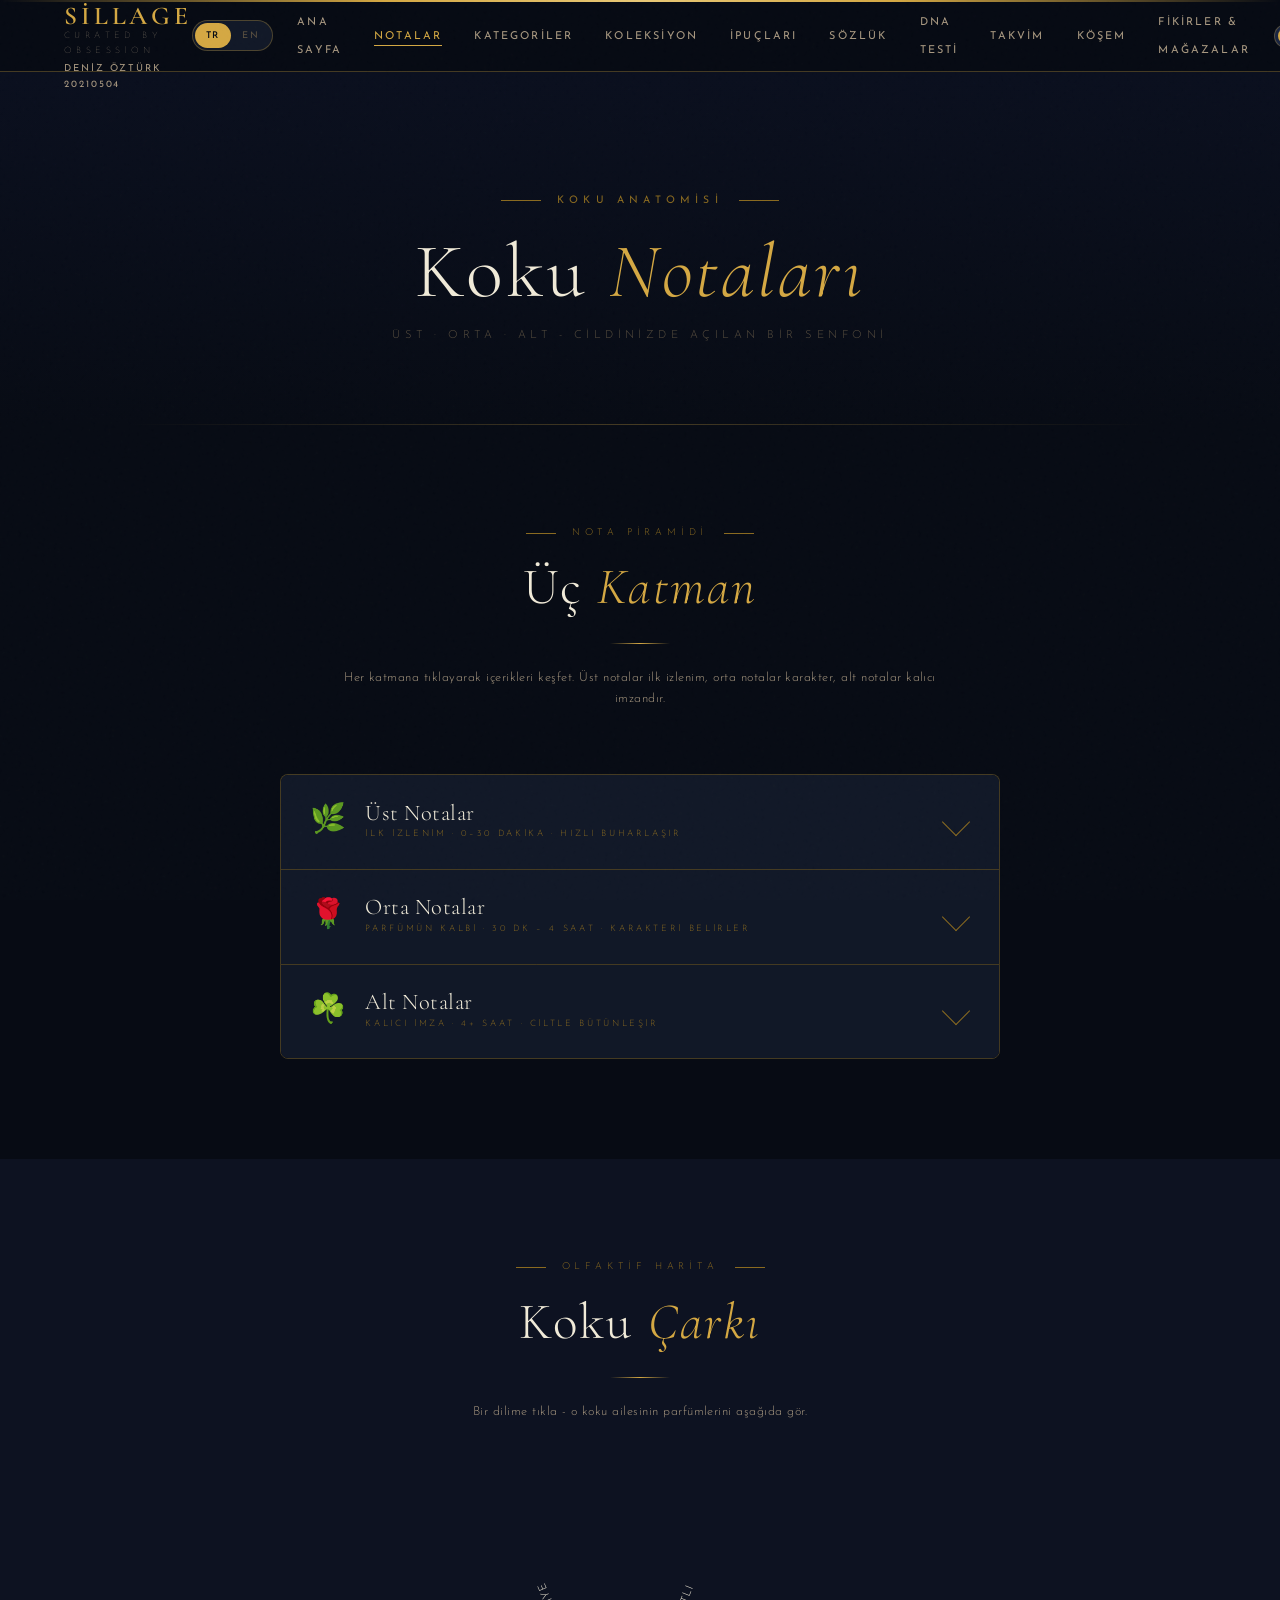
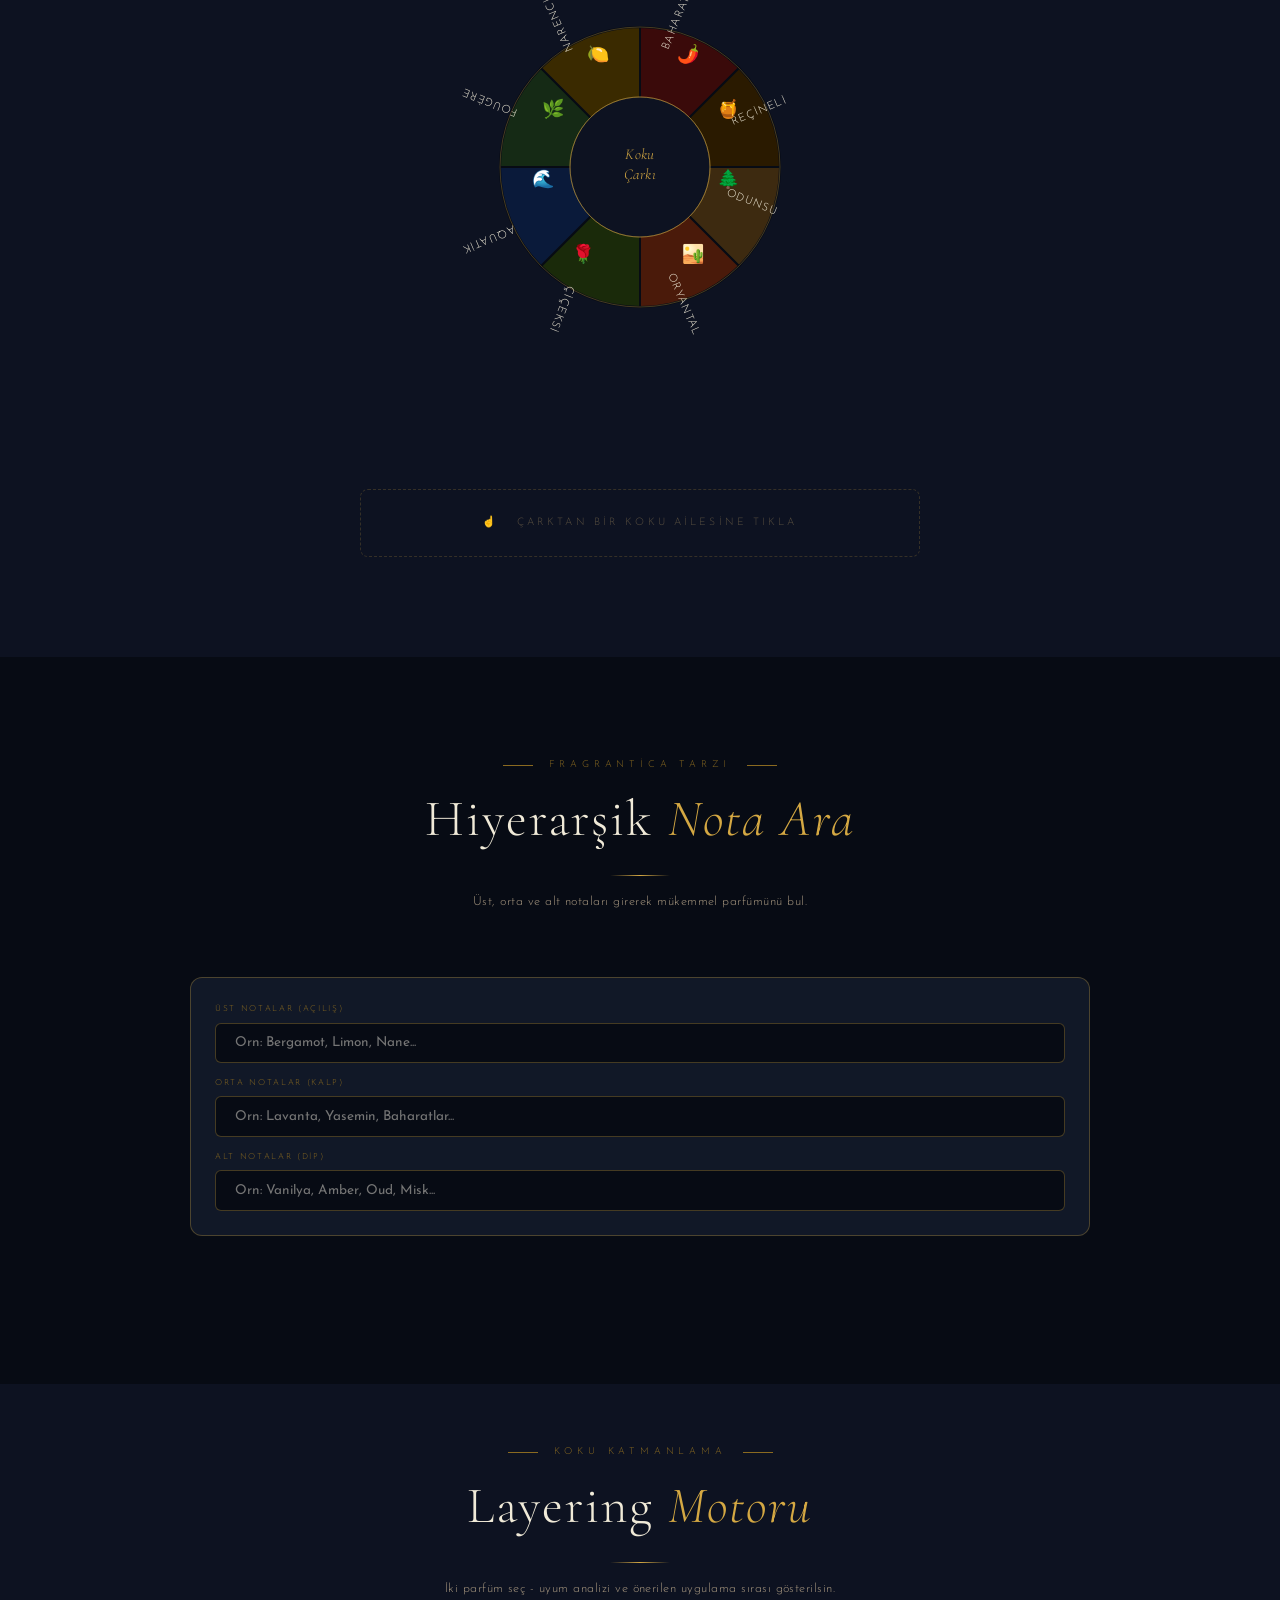
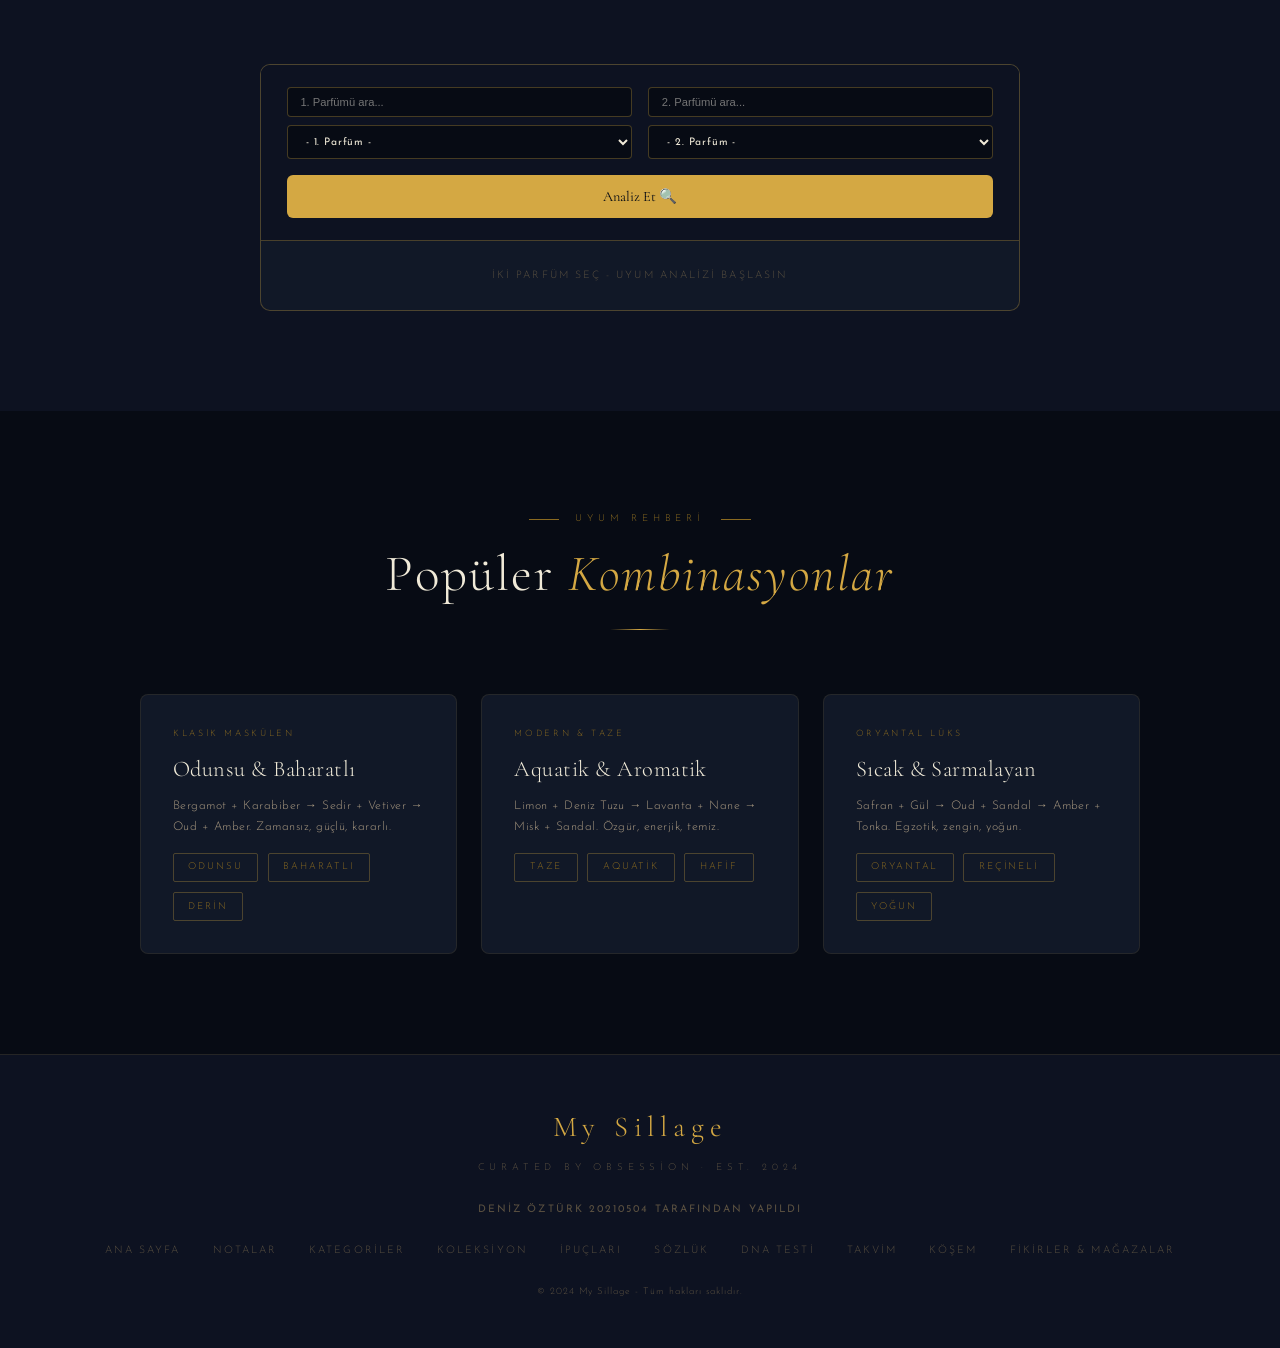
<file: AII006_PROJECT_Deniz_Ozturk_20210504/notalar.html>
<!DOCTYPE html>
<html lang="tr">
<head>
  <meta charset="UTF-8" />
  <meta name="viewport" content="width=device-width, initial-scale=1.0" />
  <title>Notalar - My Sillage</title>
  <link rel="stylesheet" href="css/style.css" />
  <style>

    .note-search-wrap { max-width: 900px; margin: 0 auto 3rem; }
    .note-search-box { 
      background: var(--bg-card); border: 1px solid var(--gold-border); 
      border-radius: 12px; padding: 1.5rem; display: flex; flex-direction: column; gap: 1rem;
    }
    .note-search-input {
      width: 100%; background: var(--bg-primary); border: 1px solid rgba(212,168,67,0.3);
      border-radius: 6px; color: var(--text-primary); padding: 0.8rem 1.2rem;
      font-family: var(--font-ui); font-size: 0.85rem; outline: none; transition: border-color 0.3s;
    }
    .note-search-input:focus { border-color: var(--gold-bright); }
    
    .note-results-grid {
      display: grid; grid-template-columns: 280px 1fr; gap: 2rem; margin-top: 2rem; min-height: 350px;
    }
    .note-img-display {
      background: var(--bg-card); border: 1px solid rgba(212,168,67,0.1);
      border-radius: 10px; display: flex; align-items: center; justify-content: center;
      overflow: hidden; position: sticky; top: 100px; height: 350px;
    }
    .note-img-display img { width: 100%; height: 100%; object-fit: contain; transition: opacity 0.4s; }
    .note-img-placeholder { color: var(--text-muted); font-size: 0.7rem; text-transform: uppercase; letter-spacing: 0.2em; text-align: center; padding: 2rem; }
    
    .note-list-output { display: flex; flex-direction: column; gap: 0.8rem; }
    .note-item-btn {
      background: var(--bg-card); border: 1px solid rgba(212,168,67,0.1);
      border-radius: 8px; padding: 1rem 1.4rem; cursor: pointer; text-align: left;
      transition: all 0.3s; display: flex; justify-content: space-between; align-items: center;
    }
    .note-item-btn:hover { border-color: var(--gold-bright); background: var(--bg-card-hover); transform: translateX(5px); }
    .note-item-btn.active { border-color: var(--gold-bright); box-shadow: 0 0 15px rgba(212,168,67,0.15); }
    .note-item-name { font-family: var(--font-display); color: var(--gold-bright); font-size: 1.1rem; }
    .note-item-brand { font-size: 0.65rem; color: var(--text-muted); text-transform: uppercase; letter-spacing: 0.1em; }
    
    @media(max-width: 768px) {
      .note-results-grid { grid-template-columns: 1fr; }
      .note-img-display { height: 250px; position: static; }
    }
  </style>
</head>
<body>
  <nav class="navbar">
    <a href="index.html" class="navbar-brand">
      <span class="brand-main">My Sillage</span>
      <span class="brand-sub">Curated by Obsession</span>
      <span class="brand-author">Deniz Öztürk 20210504</span>
    </a>
    <div class="nav-right">
      <div class="lang-toggle" onclick="toggleLanguage()" title="Dil Değiştir / Change Language" data-tr-title="Dil Değiştir / Change Language" data-en-title="Change Language / Dil Değiştir">
        <span class="lang-btn lang-btn-tr">TR</span>
        <span class="lang-btn lang-btn-en">EN</span>
      </div>
      <ul class="nav-links" id="navLinks">
        <li><a href="index.html" data-tr="Ana Sayfa" data-en="Home">Ana Sayfa</a></li>
        <li><a href="notalar.html" class="active" data-tr="Notalar" data-en="Notes">Notalar</a></li>
        <li><a href="kategoriler.html" data-tr="Kategoriler" data-en="Categories">Kategoriler</a></li>
        <li><a href="koleksiyon.html" data-tr="Koleksiyon" data-en="Collection">Koleksiyon</a></li>
        <li><a href="ipuclari.html" data-tr="İpuçları" data-en="Tips">İpuçları</a></li>
        <li><a href="sozluk.html" data-tr="Sözlük" data-en="Glossary">Sözlük</a></li>
        <li><a href="test.html" data-tr="DNA Testi" data-en="DNA Test">DNA Testi</a></li>
        <li><a href="takvim.html" data-tr="Takvim" data-en="Calendar">Takvim</a></li>
        <li><a href="koleksiyonum.html" data-tr="Köşem" data-en="My Corner">Köşem</a></li>
        <li><a href="iletisim.html" data-tr="Fikirler &amp; Mağazalar" data-en="Ideas &amp; Stores">Fikirler &amp; Mağazalar</a></li>
      </ul>
      <div class="theme-toggle" onclick="toggleTheme()" title="Tema Değiştir" data-tr-title="Tema Değiştir" data-en-title="Toggle Theme">
        <div class="theme-toggle-track"><div class="theme-toggle-thumb"></div></div>
        <span class="theme-toggle-icon" id="themeIcon">☀️</span>
      </div>
      <div class="hamburger" onclick="toggleMenu()"><span></span><span></span><span></span></div>
    </div>
  </nav>

  <div class="page-wrapper">
    <div class="page-hero">
      <div class="hero-eyebrow" style="justify-content:center;margin-bottom:1rem;" data-tr="Koku Anatomisi" data-en="Fragrance Anatomy">Koku Anatomisi</div>
      <h1 class="page-hero-title" data-tr="Koku <em>Notaları</em>" data-en="Fragrance <em>Notes</em>">Koku <em>Notaları</em></h1>
      <p class="page-hero-sub" data-tr="Üst · Orta · Alt - Cildinizde açılan bir senfoni" data-en="Top · Middle · Base - A symphony opening on your skin">Üst · Orta · Alt - Cildinizde açılan bir senfoni</p>
    </div>


    <section class="section">
      <div class="section-header reveal">
        <div class="section-eyebrow" data-tr="Nota Piramidi" data-en="Note Pyramid">Nota Piramidi</div>
        <h2 class="section-title" data-tr="Üç <em>Katman</em>" data-en="Three <em>Layers</em>">Üç <em>Katman</em></h2>
        <div class="section-divider"></div>
        <p style="font-size:.78rem;color:var(--text-secondary);margin-top:1.5rem;max-width:600px;margin-left:auto;margin-right:auto;" data-tr="Her katmana tıklayarak içerikleri keşfet. Üst notalar ilk izlenim, orta notalar karakter, alt notalar kalıcı imzandır." data-en="Discover contents by clicking each layer. Top notes are the first impression, middle notes are the character, base notes are your lasting signature.">Her katmana tıklayarak içerikleri keşfet. Üst notalar ilk izlenim, orta notalar karakter, alt notalar kalıcı imzandır.</p>
      </div>

      <div class="acc-pyramid reveal">


        <div class="acc-layer">
          <input type="checkbox" class="acc-toggle" id="acc1" />
          <label class="acc-label" for="acc1">
            <div class="acc-label-left">
              <span class="acc-layer-icon">🌿</span>
              <div class="acc-layer-info">
                <div class="acc-layer-name" data-tr="Üst Notalar" data-en="Top Notes">Üst Notalar</div>
                <div class="acc-layer-sub" data-tr="İlk izlenim · 0–30 dakika · Hızlı buharlaşır" data-en="First impression · 0–30 minutes · Evaporates quickly">İlk izlenim · 0–30 dakika · Hızlı buharlaşır</div>
              </div>
            </div>
            <span class="acc-arrow"></span>
          </label>
          <div class="acc-body">
            <div class="acc-body-inner">
              <div class="acc-nota-item">
                <div class="acc-nota-name" data-tr="🍋 Bergamot" data-en="🍋 Bergamot">🍋 Bergamot</div>
                <div class="acc-nota-desc" data-tr="İtalyan narenciyesinin çiçeksi taze nüansı. Cologne ve fougère parfümlerin temel taşı. Cedrat Boise'nin ilk saniyesi budur." data-en="Floral fresh nuance of Italian citrus. The cornerstone of Cologne and fougère perfumes. This is the first second of Cedrat Boise.">İtalyan narenciyesinin çiçeksi taze nüansı. Cologne ve fougère parfümlerin temel taşı. Cedrat Boise'nin ilk saniyesi budur.</div>
              </div>
              <div class="acc-nota-item">
                <div class="acc-nota-name" data-tr="🌶️ Karabiber" data-en="🌶️ Black Pepper">🌶️ Karabiber</div>
                <div class="acc-nota-desc" data-tr="Keskin, enerjik, biraz tehlikeli açılış. Sauvage Elixir ve Spicebomb'un ilk hissettirdiği güç budur." data-en="Sharp, energetic, slightly dangerous opening. This is the first power felt from Sauvage Elixir and Spicebomb.">Keskin, enerjik, biraz tehlikeli açılış. Sauvage Elixir ve Spicebomb'un ilk hissettirdiği güç budur.</div>
              </div>
              <div class="acc-nota-item">
                <div class="acc-nota-name" data-tr="🍊 Greyfurt" data-en="🍊 Grapefruit">🍊 Greyfurt</div>
                <div class="acc-nota-desc" data-tr="Hafif acı, ferahlatıcı, sabah enerjisi. Aquatik ve citrus parfümlerin vazgeçilmezi. Tygar'ın patlayıcı açılışı." data-en="Slightly bitter, refreshing, morning energy. Indispensable for aquatic and citrus perfumes. Tygar's explosive opening.">Hafif acı, ferahlatıcı, sabah enerjisi. Aquatik ve citrus parfümlerin vazgeçilmezi. Tygar'ın patlayıcı açılışı.</div>
              </div>
              <div class="acc-nota-item">
                <div class="acc-nota-name" data-tr="💜 Lavanta" data-en="💜 Lavender">💜 Lavanta</div>
                <div class="acc-nota-desc" data-tr="Hem aromatik hem çiçeksi. Fougère ailesinin temeli. Le Male Elixir'in tatlılığa giden kapısı." data-en="Both aromatic and floral. The foundation of the Fougère family. The door leading to the sweetness of Le Male Elixir.">Hem aromatik hem çiçeksi. Fougère ailesinin temeli. Le Male Elixir'in tatlılığa giden kapısı.</div>
              </div>
            </div>
          </div>
        </div>


        <div class="acc-layer">
          <input type="checkbox" class="acc-toggle" id="acc2" />
          <label class="acc-label" for="acc2">
            <div class="acc-label-left">
              <span class="acc-layer-icon">🌹</span>
              <div class="acc-layer-info">
                <div class="acc-layer-name" data-tr="Orta Notalar" data-en="Middle Notes">Orta Notalar</div>
                <div class="acc-layer-sub" data-tr="Parfümün kalbi · 30 dk – 4 saat · Karakteri belirler" data-en="Heart of the perfume · 30 min – 4 hours · Defines the character">Parfümün kalbi · 30 dk – 4 saat · Karakteri belirler</div>
              </div>
            </div>
            <span class="acc-arrow"></span>
          </label>
          <div class="acc-body">
            <div class="acc-body-inner">
              <div class="acc-nota-item">
                <div class="acc-nota-name" data-tr="🥀 Bulgar Gülü" data-en="🥀 Bulgarian Rose">🥀 Bulgar Gülü</div>
                <div class="acc-nota-desc" data-tr="Parfümerinin altını. Derin, kadifemsi, bazen deri nüanslı. Arabians Tonka'nın kalbindeki romantizm budur." data-en="Gold of perfumery. Deep, velvety, sometimes with leather nuances. This is the romance at the heart of Arabians Tonka.">Parfümerinin altını. Derin, kadifemsi, bazen deri nüanslı. Arabians Tonka'nın kalbindeki romantizm budur.</div>
              </div>
              <div class="acc-nota-item">
                <div class="acc-nota-name" data-tr="🌸 Portakal Çiçeği" data-en="🌸 Orange Blossom">🌸 Portakal Çiçeği</div>
                <div class="acc-nota-desc" data-tr="Neroli'nin büyükannesi. Kremsi, çiçeksi, hafif tatlı. MYSLF'in maskülen çiçekli devriminin özü." data-en="Grandmother of Neroli. Creamy, floral, slightly sweet. The essence of MYSLF's masculine floral revolution.">Neroli'nin büyükannesi. Kremsi, çiçeksi, hafif tatlı. MYSLF'in maskülen çiçekli devriminin özü.</div>
              </div>
              <div class="acc-nota-item">
                <div class="acc-nota-name" data-tr="🌲 Sedir" data-en="🌲 Cedar">🌲 Sedir</div>
                <div class="acc-nota-desc" data-tr="Kurutulmuş ahşap, hafif reçineli, serin. Hem maskülen hem zarif. Neredeyse her odunsu parfümün omurgası." data-en="Dried wood, slightly resinous, cool. Both masculine and elegant. The backbone of almost every woody perfume.">Kurutulmuş ahşap, hafif reçineli, serin. Hem maskülen hem zarif. Neredeyse her odunsu parfümün omurgası.</div>
              </div>
              <div class="acc-nota-item">
                <div class="acc-nota-name" data-tr="🌼 İmmortelle" data-en="🌼 Immortelle">🌼 İmmortelle</div>
                <div class="acc-nota-desc" data-tr="Kuru ot, tatlımsı, curry'ye çalan egzotik bir çiçek. Ganymede'nin uzayımsı karakterinin sırrı." data-en="Dried hay, sweetish, an exotic flower leaning towards curry. The secret of Ganymede's space-like character.">Kuru ot, tatlımsı, curry'ye çalan egzotik bir çiçek. Ganymede'nin uzayımsı karakterinin sırrı.</div>
              </div>
            </div>
          </div>
        </div>


        <div class="acc-layer">
          <input type="checkbox" class="acc-toggle" id="acc3" />
          <label class="acc-label" for="acc3">
            <div class="acc-label-left">
              <span class="acc-layer-icon">☘️</span>
              <div class="acc-layer-info">
                <div class="acc-layer-name" data-tr="Alt Notalar" data-en="Base Notes">Alt Notalar</div>
                <div class="acc-layer-sub" data-tr="Kalıcı imza · 4+ saat · Ciltle bütünleşir" data-en="Lasting signature · 4+ hours · Integrates with skin">Kalıcı imza · 4+ saat · Ciltle bütünleşir</div>
              </div>
            </div>
            <span class="acc-arrow"></span>
          </label>
          <div class="acc-body">
            <div class="acc-body-inner">
              <div class="acc-nota-item">
                <div class="acc-nota-name" data-tr="🌲 Oud" data-en="🌲 Oud">🌲 Oud</div>
                <div class="acc-nota-desc" data-tr="Parfümerinin 'siyah altını.' Doğu Asya'nın reçineli ağaç özü; duman, toprak ve hayvansal sıcaklık. God of Fire, Noir Absolu, Arabians Tonka." data-en="The 'black gold' of perfumery. Resinous tree essence from East Asia; smoke, earth, and animalic warmth. God of Fire, Noir Absolu, Arabians Tonka.">Parfümerinin "siyah altını." Doğu Asya'nın reçineli ağaç özü; duman, toprak ve hayvansal sıcaklık. God of Fire, Noir Absolu, Arabians Tonka.</div>
              </div>
              <div class="acc-nota-item">
                <div class="acc-nota-name" data-tr="🍯 Amber" data-en="🍯 Amber">🍯 Amber</div>
                <div class="acc-nota-desc" data-tr="Sıcak, tatlımsı, sarmalayan sentetik akkord. Doğada bulunmaz, ama her parfümün en sevilen kuyruğu olur." data-en="Warm, sweetish, enveloping synthetic accord. Not found in nature, but becomes every perfume's favorite trail.">Sıcak, tatlımsı, sarmalayan sentetik akkord. Doğada bulunmaz, ama her parfümün en sevilen kuyruğu olur.</div>
              </div>
              <div class="acc-nota-item">
                <div class="acc-nota-name" data-tr="💫 Ambroxan" data-en="💫 Ambroxan">💫 Ambroxan</div>
                <div class="acc-nota-desc" data-tr="Modern parfümerinin 'gizli silahı.' Hem cilt kokusu gibi hem okyanus. Sauvage, Imagination, Tygar'ın sonsuz izi." data-en="Modern perfumery's 'secret weapon.' Both skin-like and oceanic. The infinite trail of Sauvage, Imagination, Tygar.">Modern parfümerinin "gizli silahı." Hem cilt kokusu gibi hem okyanus. Sauvage, Imagination, Tygar'ın sonsuz izi.</div>
              </div>
              <div class="acc-nota-item">
                <div class="acc-nota-name" data-tr="🌑 Patchouli" data-en="🌑 Patchouli">🌑 Patchouli</div>
                <div class="acc-nota-desc" data-tr="Toprak, koyu, biraz tatlı. Doğu Hint adalarından. Cedrat Boise ve Black Orchid'in karanlık derinliği." data-en="Earthy, dark, slightly sweet. From the East Indies. The dark depth of Cedrat Boise and Black Orchid.">Toprak, koyu, biraz tatlı. Doğu Hint adalarından. Cedrat Boise ve Black Orchid'in karanlık derinliği.</div>
              </div>
            </div>
          </div>
        </div>

      </div>
    </section>


    <section class="section" style="background:var(--bg-secondary);">
      <div class="section-header reveal">
        <div class="section-eyebrow" data-tr="Olfaktif Harita" data-en="Olfactive Map">Olfaktif Harita</div>
        <h2 class="section-title" data-tr="Koku <em>Çarkı</em>" data-en="Fragrance <em>Wheel</em>">Koku <em>Çarkı</em></h2>
        <div class="section-divider"></div>
        <p style="font-size:.78rem;color:var(--text-secondary);margin-top:1.5rem;" data-tr="Bir dilime tıkla - o koku ailesinin parfümlerini aşağıda gör." data-en="Click a slice - see the perfumes of that fragrance family below.">Bir dilime tıkla - o koku ailesinin parfümlerini aşağıda gör.</p>
      </div>

      <div class="wheel-wrap reveal">
        <div class="wheel-svg-container">
          <svg viewBox="0 0 560 560" xmlns="http://www.w3.org/2000/svg" style="overflow:visible;">
            <defs>
              <style>
                .ws {
                  stroke: #070b14; stroke-width: 2;
                  cursor: pointer;
                  transition: filter .25s, opacity .25s;
                }
                body.light-mode .ws {
                  stroke: #fff; stroke-width: 2;
                  opacity: 0.85;
                }
                .ws:hover { filter: brightness(1.6) drop-shadow(0 0 10px rgba(212,168,67,.8)); opacity: 1 !important; }
                .ws.active-seg { filter: brightness(1.8) drop-shadow(0 0 14px rgba(212,168,67,1)); stroke: #d4a843; stroke-width: 3; opacity: 1 !important; }
                .wt { font-family:'Josefin Sans',sans-serif; font-size:11px; fill:#f0ead8; letter-spacing:1px; text-transform:uppercase; pointer-events:none; }
                body.light-mode .wt { fill: #1a1208; font-weight: bold; }
                .wi { font-size:18px; pointer-events:none; }
                body.light-mode .center-circle { fill: #f9f6f0; stroke: #d4a843; }
              </style>
            </defs>


            <path class="ws" id="seg-odunsu" onclick="showFamily('odunsu')"
              d="M280,280 L420,280 A140,140 0 0,1 378.99,378.99 Z" fill="#3d2a10"/>
            <text class="wt" transform="translate(366,308) rotate(22)" data-tr="Odunsu" data-en="Woody">Odunsu</text>
            <text class="wi" x="368" y="298" text-anchor="middle">🌲</text>


            <path class="ws" id="seg-oryantal" onclick="showFamily('oryantal')"
              d="M280,280 L378.99,378.99 A140,140 0 0,1 280,420 Z" fill="#4a1a0a"/>
            <text class="wt" transform="translate(308,388) rotate(67)" data-tr="Oryantal" data-en="Oriental">Oryantal</text>
            <text class="wi" x="333" y="373" text-anchor="middle">🏜️</text>


            <path class="ws" id="seg-ciceksi" onclick="showFamily('ciceksi')"
              d="M280,280 L280,420 A140,140 0 0,1 181.01,378.99 Z" fill="#1a2a0a"/>
            <text class="wt" transform="translate(208,398) rotate(112)" data-tr="Çiçeksi" data-en="Floral">Çiçeksi</text>
            <text class="wi" x="223" y="373" text-anchor="middle">🌹</text>


            <path class="ws" id="seg-aquatik" onclick="showFamily('aquatik')"
              d="M280,280 L181.01,378.99 A140,140 0 0,1 140,280 Z" fill="#0a1a3a"/>
            <text class="wt" transform="translate(153,338) rotate(157)" data-tr="Aquatik" data-en="Aquatic">Aquatik</text>
            <text class="wi" x="183" y="298" text-anchor="middle">🌊</text>


            <path class="ws" id="seg-fougere" onclick="showFamily('fougere')"
              d="M280,280 L140,280 A140,140 0 0,1 181.01,181.01 Z" fill="#152a15"/>
            <text class="wt" transform="translate(158,223) rotate(202)" data-tr="Fougère" data-en="Fougère">Fougère</text>
            <text class="wi" x="193" y="228" text-anchor="middle">🌿</text>


            <path class="ws" id="seg-narenciye" onclick="showFamily('narenciye')"
              d="M280,280 L181.01,181.01 A140,140 0 0,1 280,140 Z" fill="#3a2a00"/>
            <text class="wt" transform="translate(213,163) rotate(247)" data-tr="Narenciye" data-en="Citrus">Narenciye</text>
            <text class="wi" x="238" y="173" text-anchor="middle">🍋</text>

            <path class="ws" id="seg-baharatli" onclick="showFamily('baharatli')"
              d="M280,280 L280,140 A140,140 0 0,1 378.99,181.01 Z" fill="#3a0a0a"/>
            <text class="wt" transform="translate(308,163) rotate(292)" data-tr="Baharatlı" data-en="Spicy">Baharatlı</text>
            <text class="wi" x="328" y="173" text-anchor="middle">🌶️</text>


            <path class="ws" id="seg-recineli" onclick="showFamily('recineli')"
              d="M280,280 L378.99,181.01 A140,140 0 0,1 420,280 Z" fill="#2a1a00"/>
            <text class="wt" transform="translate(373,238) rotate(337)" data-tr="Reçineli" data-en="Resinous">Reçineli</text>
            <text class="wi" x="368" y="228" text-anchor="middle">🍯</text>


            <circle class="center-circle" cx="280" cy="280" r="70" fill="#0d1221" stroke="rgba(212,168,67,0.4)" stroke-width="1"/>
            <text x="280" y="272" text-anchor="middle" style="font-family:'Cormorant Garamond',serif;font-size:15px;fill:#d4a843;font-style:italic;pointer-events:none;" data-tr="Koku" data-en="Fragrance">Koku</text>
            <text x="280" y="292" text-anchor="middle" style="font-family:'Cormorant Garamond',serif;font-size:15px;fill:#d4a843;font-style:italic;pointer-events:none;" data-tr="Çarkı" data-en="Wheel">Çarkı</text>

            <circle cx="280" cy="280" r="140" fill="none" stroke="rgba(212,168,67,0.3)" stroke-width="1"/>
            <circle cx="280" cy="280" r="70"  fill="none" stroke="rgba(212,168,67,0.4)" stroke-width="1"/>
          </svg>
        </div>


        <div id="wheelPanel" style="
          margin-top:2.5rem;
          background:var(--bg-card);
          border:1px solid var(--gold-border);
          border-radius:10px;
          overflow:hidden;
          display:none;
          animation: fadeUp .4s ease;
        ">
          <div id="wheelPanelHeader" style="
            padding:1.2rem 1.6rem;
            background:var(--bg-secondary);
            border-bottom:1px solid var(--gold-border);
            display:flex; align-items:center; gap:1rem;
          ">
            <span id="wheelPanelIcon" style="font-size:1.8rem;"></span>
            <div>
              <div id="wheelPanelTitle" style="font-family:var(--font-display);font-size:1.6rem;color:var(--gold-bright);"></div>
              <div id="wheelPanelSub" style="font-size:.58rem;letter-spacing:.25em;text-transform:uppercase;color:var(--text-muted);margin-top:.2rem;"></div>
            </div>
          </div>
          <div id="wheelPanelDesc" style="padding:1rem 1.6rem;font-size:.76rem;color:var(--text-secondary);line-height:1.75;border-bottom:1px solid rgba(212,168,67,.08);"></div>
          <div id="wheelPanelCards" style="
            display:grid;
            grid-template-columns:repeat(auto-fill,minmax(220px,1fr));
            gap:1rem;
            padding:1.2rem 1.6rem 1.6rem;
          "></div>
        </div>


        <div id="wheelHint" style="
          margin-top:2rem;
          text-align:center;
          font-size:.65rem;
          letter-spacing:.3em;
          text-transform:uppercase;
          color:var(--text-muted);
          padding:1.5rem;
          border:1px dashed rgba(212,168,67,.2);
          border-radius:8px;
        " data-tr="☝️ &nbsp; Çarktan bir koku ailesine tıkla" data-en="☝️ &nbsp; Click a fragrance family from the wheel">
          ☝️ &nbsp; Çarktan bir koku ailesine tıkla
        </div>
      </div>
    </section>



    <section class="section">
      <div class="section-header reveal">
        <div class="section-eyebrow" data-tr="Fragrantica Tarzı" data-en="Fragrantica Style">Fragrantica Tarzı</div>
        <h2 class="section-title" data-tr="Hiyerarşik <em>Nota Ara</em>" data-en="Hierarchical <em>Note Search</em>">Hiyerarşik <em>Nota Ara</em></h2>
        <div class="section-divider"></div>
        <p style="font-size:.78rem;color:var(--text-secondary);margin-top:1rem;" data-tr="Üst, orta ve alt notaları girerek mükemmel parfümünü bul." data-en="Find your perfect perfume by entering top, middle, and base notes.">Üst, orta ve alt notaları girerek mükemmel parfümünü bul.</p>
      </div>

      <div class="note-search-wrap reveal">
        <div class="note-search-box">
          <div style="display:flex; flex-direction:column; gap:0.8rem;">
            <div>
              <div style="font-size:.52rem; letter-spacing:.2em; text-transform:uppercase; color:var(--gold-dim); margin-bottom:.4rem;" data-tr="Üst Notalar (Açılış)" data-en="Top Notes (Opening)">Üst Notalar (Açılış)</div>
              <input type="text" id="topNoteInput" class="note-search-input" placeholder="Örn: Bergamot, Limon, Nane..." data-tr="Örn: Bergamot, Limon, Nane..." data-en="E.g.: Bergamot, Lemon, Mint..." oninput="triggerSearch()">
            </div>
            <div>
              <div style="font-size:.52rem; letter-spacing:.2em; text-transform:uppercase; color:var(--gold-dim); margin-bottom:.4rem;" data-tr="Orta Notalar (Kalp)" data-en="Middle Notes (Heart)">Orta Notalar (Kalp)</div>
              <input type="text" id="midNoteInput" class="note-search-input" placeholder="Örn: Lavanta, Yasemin, Baharatlar..." data-tr="Örn: Lavanta, Yasemin, Baharatlar..." data-en="E.g.: Lavender, Jasmine, Spices..." oninput="triggerSearch()">
            </div>
            <div>
              <div style="font-size:.52rem; letter-spacing:.2em; text-transform:uppercase; color:var(--gold-dim); margin-bottom:.4rem;" data-tr="Alt Notalar (Dip)" data-en="Base Notes (Base)">Alt Notalar (Dip)</div>
              <input type="text" id="baseNoteInput" class="note-search-input" placeholder="Örn: Vanilya, Amber, Oud, Misk..." data-tr="Örn: Vanilya, Amber, Oud, Misk..." data-en="E.g.: Vanilla, Amber, Oud, Musk..." oninput="triggerSearch()">
            </div>
          </div>
          
          <div class="note-results-grid" id="noteResultsGrid" style="display:none;">

            <div class="note-img-display" id="noteImgDisplay">
              <div class="note-img-placeholder" data-tr="Parfüm resmi için listeden seçim yapın" data-en="Select from the list for the perfume image">Parfüm resmi için listeden seçim yapın</div>
            </div>
            

            <div class="note-list-output" id="noteListOutput">

            </div>
          </div>

          <div id="noNoteResult" style="display:none; text-align:center; padding:2rem; color:var(--text-muted); font-size:.75rem;" data-tr="Bu kombinasyona uygun 5 parfüm bulunamadı. Lütfen notaları sadeleştirin." data-en="No 5 perfumes found matching this combination. Please simplify the notes.">
            Bu kombinasyona uygun 5 parfüm bulunamadı. Lütfen notaları sadeleştirin.
          </div>
        </div>
      </div>
    </section>


    <section class="section" style="background:var(--bg-secondary);padding-top:60px;">
      <div class="section-header reveal">
        <div class="section-eyebrow" data-tr="Koku Katmanlama" data-en="Scent Layering">Koku Katmanlama</div>
        <h2 class="section-title" data-tr="Layering <em>Motoru</em>" data-en="Layering <em>Engine</em>">Layering <em>Motoru</em></h2>
        <div class="section-divider"></div>
        <p style="font-size:.78rem;color:var(--text-secondary);margin-top:1rem;" data-tr="İki parfüm seç - uyum analizi ve önerilen uygulama sırası gösterilsin." data-en="Choose two perfumes - see harmony analysis and recommended application order.">İki parfüm seç - uyum analizi ve önerilen uygulama sırası gösterilsin.</p>
      </div>
      <div style="max-width:760px;margin:0 auto;background:var(--bg-card);border:1px solid var(--gold-border);border-radius:10px;overflow:hidden;">
        

        <div style="padding:1.4rem 1.6rem;background:var(--bg-secondary);border-bottom:1px solid var(--gold-border);display:flex;flex-direction:column;gap:1rem;">
          <div style="display:grid;grid-template-columns:1fr 1fr;gap:1rem;">
            <div style="position:relative;">
              <input type="text" id="searchLayerA" placeholder="1. Parfümü ara..." data-tr="1. Parfümü ara..." data-en="Search 1st perfume..." oninput="filterLayerOptions('A')" style="width:100%;background:var(--bg-primary);border:1px solid var(--gold-border);color:var(--text-primary);font-size:.7rem;padding:.5rem .8rem;border-radius:4px;outline:none;">
              <select id="layerA" onchange="checkLayer()" style="width:100%;margin-top:.5rem;background:var(--bg-primary);border:1px solid var(--gold-border);color:var(--text-primary);font-family:var(--font-ui);font-size:.65rem;letter-spacing:.08em;padding:.6rem .9rem;border-radius:4px;cursor:pointer;">
                <option value="" data-tr="- 1. Parfüm -" data-en="- 1st Perfume -">- 1. Parfüm -</option>
              </select>
            </div>
            <div style="position:relative;">
              <input type="text" id="searchLayerB" placeholder="2. Parfümü ara..." data-tr="2. Parfümü ara..." data-en="Search 2nd perfume..." oninput="filterLayerOptions('B')" style="width:100%;background:var(--bg-primary);border:1px solid var(--gold-border);color:var(--text-primary);font-size:.7rem;padding:.5rem .8rem;border-radius:4px;outline:none;">
              <select id="layerB" onchange="checkLayer()" style="width:100%;margin-top:.5rem;background:var(--bg-primary);border:1px solid var(--gold-border);color:var(--text-primary);font-family:var(--font-ui);font-size:.65rem;letter-spacing:.08em;padding:.6rem .9rem;border-radius:4px;cursor:pointer;">
                <option value="" data-tr="- 2. Parfüm -" data-en="- 2nd Perfume -">- 2. Parfüm -</option>
              </select>
            </div>
          </div>
          <button onclick="checkLayer()" style="width:100%;background:var(--gold-bright);color:var(--bg-primary);border:none;padding:.8rem;border-radius:6px;font-family:var(--font-display);font-size:.9rem;cursor:pointer;transition:transform .2s;" onmouseover="this.style.transform='scale(1.02)'" onmouseout="this.style.transform='scale(1)'" data-tr="Analiz Et 🔍" data-en="Analyze 🔍">Analiz Et 🔍</button>
        </div>

        <div id="layerResult" style="padding:1.6rem;">
          <p style="text-align:center;font-size:.65rem;letter-spacing:.2em;text-transform:uppercase;color:var(--text-muted);" data-tr="İki parfüm seç - uyum analizi başlasın" data-en="Select two perfumes - harmony analysis begins">İki parfüm seç - uyum analizi başlasın</p>
        </div>
      </div>
    </section>


    <section class="section">
      <div class="section-header reveal">
        <div class="section-eyebrow" data-tr="Uyum Rehberi" data-en="Harmony Guide">Uyum Rehberi</div>
        <h2 class="section-title" data-tr="Popüler <em>Kombinasyonlar</em>" data-en="Popular <em>Combinations</em>">Popüler <em>Kombinasyonlar</em></h2>
        <div class="section-divider"></div>
      </div>
      <div class="card-grid" style="max-width:1000px;">
        <div class="card reveal">
          <div class="card-body" style="padding:2rem;">
            <div class="card-tag" data-tr="Klasik Maskülen" data-en="Classic Masculine">Klasik Maskülen</div>
            <div class="card-title" data-tr="Odunsu & Baharatlı" data-en="Woody & Spicy">Odunsu & Baharatlı</div>
            <p class="card-text" data-tr="Bergamot + Karabiber → Sedir + Vetiver → Oud + Amber. Zamansız, güçlü, kararlı." data-en="Bergamot + Black Pepper → Cedar + Vetiver → Oud + Amber. Timeless, strong, determined.">Bergamot + Karabiber → Sedir + Vetiver → Oud + Amber. Zamansız, güçlü, kararlı.</p>
            <div class="tag-group"><span class="tag" data-tr="Odunsu" data-en="Woody">Odunsu</span><span class="tag" data-tr="Baharatlı" data-en="Spicy">Baharatlı</span><span class="tag" data-tr="Derin" data-en="Deep">Derin</span></div>
          </div>
        </div>
        <div class="card reveal delay-1">
          <div class="card-body" style="padding:2rem;">
            <div class="card-tag" data-tr="Modern & Taze" data-en="Modern & Fresh">Modern & Taze</div>
            <div class="card-title" data-tr="Aquatik & Aromatik" data-en="Aquatic & Aromatic">Aquatik & Aromatik</div>
            <p class="card-text" data-tr="Limon + Deniz Tuzu → Lavanta + Nane → Misk + Sandal. Özgür, enerjik, temiz." data-en="Lemon + Sea Salt → Lavender + Mint → Musk + Sandal. Free, energetic, clean.">Limon + Deniz Tuzu → Lavanta + Nane → Misk + Sandal. Özgür, enerjik, temiz.</p>
            <div class="tag-group"><span class="tag" data-tr="Taze" data-en="Fresh">Taze</span><span class="tag" data-tr="Aquatik" data-en="Aquatic">Aquatik</span><span class="tag" data-tr="Hafif" data-en="Light">Hafif</span></div>
          </div>
        </div>
        <div class="card reveal delay-2">
          <div class="card-body" style="padding:2rem;">
            <div class="card-tag" data-tr="Oryantal Lüks" data-en="Oriental Luxury">Oryantal Lüks</div>
            <div class="card-title" data-tr="Sıcak & Sarmalayan" data-en="Warm & Enveloping">Sıcak & Sarmalayan</div>
            <p class="card-text" data-tr="Safran + Gül → Oud + Sandal → Amber + Tonka. Egzotik, zengin, yoğun." data-en="Saffron + Rose → Oud + Sandal → Amber + Tonka. Exotic, rich, intense.">Safran + Gül → Oud + Sandal → Amber + Tonka. Egzotik, zengin, yoğun.</p>
            <div class="tag-group"><span class="tag" data-tr="Oryantal" data-en="Oriental">Oryantal</span><span class="tag" data-tr="Reçineli" data-en="Resinous">Reçineli</span><span class="tag" data-tr="Yoğun" data-en="Intense">Yoğun</span></div>
          </div>
        </div>
      </div>
    </section>

  </div>

  <footer>
    <div class="footer-brand">My Sillage</div>
    <div class="footer-tagline" data-tr="Curated by Obsession · Est. 2024" data-en="Curated by Obsession · Est. 2024">Curated by Obsession · Est. 2024</div>
    <div class="footer-author" data-tr="Deniz Öztürk 20210504 tarafından yapıldı" data-en="by Deniz Öztürk 20210504">Deniz Öztürk 20210504 tarafından yapıldı</div>
    <nav class="footer-links">
      <a href="index.html" data-tr="Ana Sayfa" data-en="Home">Ana Sayfa</a><a href="notalar.html" data-tr="Notalar" data-en="Notes">Notalar</a>
      <a href="kategoriler.html" data-tr="Kategoriler" data-en="Categories">Kategoriler</a><a href="koleksiyon.html" data-tr="Koleksiyon" data-en="Collection">Koleksiyon</a>
      <a href="ipuclari.html" data-tr="İpuçları" data-en="Tips">İpuçları</a><a href="sozluk.html" data-tr="Sözlük" data-en="Glossary">Sözlük</a>
      <a href="test.html" data-tr="DNA Testi" data-en="DNA Test">DNA Testi</a><a href="takvim.html" data-tr="Takvim" data-en="Calendar">Takvim</a>
      <a href="koleksiyonum.html" data-tr="Köşem" data-en="My Corner">Köşem</a><a href="iletisim.html" data-tr="Fikirler &amp; Mağazalar" data-en="Ideas &amp; Stores">Fikirler &amp; Mağazalar</a>
    </nav>
    <p class="footer-copy" data-tr="© 2024 My Sillage - Tüm hakları saklıdır." data-en="© 2024 My Sillage - All rights reserved.">© 2024 My Sillage - Tüm hakları saklıdır.</p>
  </footer>


  <script src="js/perfumes.js"></script>

  <script>

    const perfumeImages = {
      "Sauvage Elixir": "assets/images/sauvage elixir.jpg",
      "Sauvage EDP": "assets/images/sauvage edp.jpg",
      "Sauvage EDT": "assets/images/sauvage edt.jpg",
      "Dior Homme Intense": "assets/images/dior homme intense.jpg",
      "Dior Homme Parfum": "assets/images/dior homme parfum.webp",
      "Fahrenheit": "assets/images/dior farenheit.jpg",
      "Dior Homme Sport": "assets/images/dior homme sport.webp",
      "Dior Homme 2020": "assets/images/dior homme 2020.jpg",
      "Eau Sauvage": "assets/images/eau sauvage.jpg",
      "Ambre Nuit": "assets/images/ambre nuit.jpg",


      "Bleu de Chanel Parfum": "assets/images/bleu de chanel parfum.jpg",
      "Bleu de Chanel EDP": "assets/images/bleu de chanel edp.avif",
      "Allure Homme Sport": "assets/images/allure homme edt.webp",
      "Allure Homme Sport Eau Extrême": "assets/images/allure homme sport eau extreme.jpg",
      "Platinum Égoïste": "assets/images/egoiste platinum.avif",


      "Naxos": "assets/images/naxos.webp",
      "Erba Pura": "assets/images/erba pura.jpg",
      "Alexandria II": "assets/images/royal oud.jpg", 
      "Renaissance": "assets/images/renaissance.jpg",
      "Accento": "assets/images/accento.jpg",
      "Mefisto": "assets/images/mefisto.webp",
      "Uden": "assets/images/uden.jpg",
      "Tony Iommi Monkey Special": "assets/images/tony iommi.jpg",
      "Torino21": "assets/images/torino21.jpg",
      "Kobe": "assets/images/kobe xerjoff.webp",


      "Hacivat": "assets/images/nishane hacivat.webp",
      "Ani": "assets/images/ani.webp",
      "Hundred Silent Ways": "assets/images/hundred silent ways.avif",
      "Fan Your Flames": "assets/images/fan your flames.webp",
      "Wulong Cha": "assets/images/wulong cha.jpg",
      "Ege / ΑΙΓΑΙΟ": "assets/images/nishane ege.avif",
      "Karagoz": "assets/images/nishane karagöz.webp",
      "Sultan Vetiver": "assets/images/sultan vetiver.avif",
      "B-612": "assets/images/NİSHANE b-612.avif",
      "Vain & Naive": "assets/images/vain and naive.webp",


      "Aventus": "assets/images/aventus.jpg",
      "Green Irish Tweed": "assets/images/green irish tweed.webp",
      "Silver Mountain Water": "assets/images/silver mountain water.WebP",
      "Millésime Impérial": "assets/images/millesime imperial.webp",
      "Virgin Island Water": "assets/images/virgin island water.jpg",
      "Royal Oud": "assets/images/royal oud.jpg",
      "Original Santal": "assets/images/original santal.webp",
      "Original Vetiver": "assets/images/original vetiver.jpg",
      "Himalaya": "assets/images/himalaya.jpg",
      "Viking": "assets/images/viking.webp",


      "Acqua di Gio Profondo": "assets/images/acqua di gio profondo.png",
      "Acqua di Gio Parfum": "assets/images/acqua di gio parfum.webp",
      "Acqua di Gio Profumo": "assets/images/di gio profumo.webp",
      "Armani Code Parfum": "assets/images/armani code parfum.webp",
      "Armani Code Eau de Toilette": "assets/images/armani code edt.jpeg",
      "Stronger With You": "assets/images/stronger with you edt.webp",
      "Stronger With You Intensely": "assets/images/stronger with you intensly.webp",
      "Stronger With You Absolutely": "assets/images/stronger with you absolutely.jpg",
      "Acqua di Gio Eau de Toilette": "assets/images/di gio edt.jpg",
      "Armani Prive Oud Royal": "assets/images/armani prive oud royal.jpg",


      "Cedrat Boise": "assets/images/cedrat boise.jpg",
      "Red Tobacco": "assets/images/red tobacco.jpeg",
      "Instant Crush": "assets/images/instant crush.jpg",
      "Holidays": "assets/images/mancera holidays.jpg",
      "Lemon Line": "assets/images/lemon line.jpg",
      "Black Gold": "assets/images/black gold.jpg",
      "Saharian Wind": "assets/images/saharian wind.jpg",
      "Hindu Kush": "assets/images/hindu kush.jpg",
      "Kumkat Wood": "assets/images/kumkat wood.jpg",
      "Roses Vanille": "assets/images/roses vanilla.jpg",


      "Black Orchid": "assets/images/black orchid edp.jpg",
      "Oud Wood": "assets/images/oud wood.avif",
      "Ombré Leather": "assets/images/ombre leather.jpg",
      "Tobacco Vanille": "assets/images/tobacco vanille.jpg",
      "Grey Vetiver": "assets/images/grey vetiver.avif",
      "Costa Azzurra": "assets/images/costa azzura.jpg",
      "Neroli Portofino": "assets/images/neroli portofino.webp",
      "Beau de Jour": "assets/images/beau de jour.avif",
      "Lost Cherry": "assets/images/lost cherry.webp",
      "Soleil Blanc": "assets/images/soleil neige.webp",


      "L'Homme Prada": "assets/images/prada lhomme.avif",
      "L'Homme Prada Intense": "assets/images/prada lhomme intense.jpg",
      "Luna Rossa Carbon": "assets/images/luna rossa carbon.jpeg",
      "Luna Rossa Black": "assets/images/prada luna rossa black.jpg",
      "Luna Rossa Ocean": "assets/images/rossa ocean.webp",
      "Amber Pour Homme": "assets/images/amber pour homme.webp",
      "Infusion d'Iris": "assets/images/infusion d iris.jpeg",
      "Luna Rossa Sport": "assets/images/rossa sport.jpg",
      "Paradigme": "assets/images/paradigme.avif",


      "Uomo Born In Roma": "assets/images/born in roma.jpeg",
      "Uomo Born In Roma Intense": "assets/images/born in roma intense.webp",
      "Uomo Born In Roma Coral Fantasy": "assets/images/coral fantasy.jpg",
      "Uomo Valentino": "assets/images/uomo valentino.jpg",
      "Uomo Intense": "assets/images/uomo intense.jpeg",
      "Uomo Acqua": "assets/images/uomo acqua.jpeg",
      "Born In Roma Yellow Dream": "assets/images/yellow dream.jpg",
      "Born In Roma Green Stravaganza": "assets/images/green stravaganza.jpg",


      "Layton": "assets/images/layton.jpg",
      "Herod": "assets/images/herod.jpg",
      "Percival": "assets/images/pervival.jpg",
      "Sedley": "assets/images/sedley.jpg",
      "Pegasus": "assets/images/pegasus.jpg",
      "Carlisle": "assets/images/carlisle.jpg",
      "Greenley": "assets/images/greenley.jpg",
      "Galloway": "assets/images/gallovay.jpg",
      "Oajan": "assets/images/oajan.avif",
      "Delina": "assets/images/hundred silent ways.avif", 


      "L'Homme Idéal EDT": "assets/images/lhomme ideal edt.avif",
      "L'Homme Idéal EDP": "assets/images/lhomme ideal edp.jpg",
      "L'Homme Idéal Extreme": "assets/images/lhomme ideal extreme.jpg",
      "Habit Rouge": "assets/images/habit rouge.avif",
      "Vétiver Guerlain": "assets/images/vetiver guerlain.jpg",
      "Heritage": "assets/images/heritage guerlain.jpg",
      "Shalimar": "assets/images/habit rouge.avif", 
      "Aqua Allegoria Pamplelune": "assets/images/wulong cha.jpg",
      "Aqua Allegoria Bergamote Calabria": "assets/images/torino21.jpg",
      "L'Instant de Guerlain pour Homme": "assets/images/l instant guerlain.jpg",


      "Imagination": "assets/images/LV imagination.avif",
      "L'Immensité": "assets/images/l'lmmensite.webp",
      "Afternoon Swim": "assets/images/afternoon swim.webp",
      "Ombre Nomade": "assets/images/ombre nomade.webp",
      "Météore": "assets/images/meteore.webp",
      "On The Beach": "assets/images/on the beach.webp",
      "Orage": "assets/images/orage.webp",
      "Au Hasard": "assets/images/au hasard.jpg",
      "Nouveau Monde": "assets/images/nouveau monde.webp",
      "Pacific Chill": "assets/images/pacific chill.webp",


      "La Nuit de L'Homme": "assets/images/la nuit de lhomme.jpg",
      "Y Eau de Parfum": "assets/images/y edp.jpg",
      "Y Le Parfum": "assets/images/y le parfum.webp",
      "MYSLF": "assets/images/MYSLF.jpg",
      "L'Homme": "assets/images/l homme ysl.webp",
      "Kouros": "assets/images/kouros.jpg",
      "Tuxedo": "assets/images/ysl tuxedo.jpg",
      "Caban": "assets/images/caban.jpg",
      "Caftan": "assets/images/caftan ysl.webp",
      "Y Eau Fraiche": "assets/images/y eau fraiche.jpg",


      "Tygar": "assets/images/bvlgari tygar.jpg",
      "Aqva Pour Homme": "assets/images/aqva pour homme.jpg",
      "Aqva Pour Homme Atlantiqve": "assets/images/aqva atlantiqve.jpg",
      "Bvlgari Man In Black": "assets/images/man in black.avif",
      "Bvlgari Man Wood Essence": "assets/images/wood essence.jpg",
      "Bvlgari Man Glacial Essence": "assets/images/glacial essence.webp",
      "Bvlgari Man Terrae Essence": "assets/images/terrae essence.jpg",
      "Bvlgari Man Rain Essence": "assets/images/rain essence.webp",
      "Orom": "assets/images/bvlgari orom.jpg",
      "Gyan": "assets/images/bvlgari gyan.jpg",


      "God of Fire": "assets/images/God of Fire.jpg",
      "Arabians Tonka": "assets/images/arabians tonka.jpg",
      "Blue Talisman": "assets/images/blue talisman.jpeg",
      "Ganymede": "assets/images/ganymede.avif",
      "Invictus EDT": "assets/images/invictus edt.avif",
      "Paradise Garden": "assets/images/jpg paradise garden.jpg",
      "Spicebomb EDT": "assets/images/spicebomb edt.jpg",
      "The One EDT": "assets/images/the one edt.jpeg",
      "Followed": "assets/images/followed by kerosene.jpg",
      "Boss Bottled Absolu": "assets/images/boss bottled absolu.jpg"
    };

                

    const wheelData = {
      odunsu: {
        icon: '🌲',
        themeImg: 'assets/images/odunsu-koku.jpg',
        title: { tr: 'Odunsu Ailesi', en: 'Woody Family' },
        sub: { tr: 'Sedir · Sandal Ağacı · Vetiver · Patchouli · Guaiac', en: 'Cedar · Sandalwood · Vetiver · Patchouli · Guaiac' },
        desc: { tr: 'Toprak, orman ve ahşabın maskülen birlikteliği. Güç ve zarif sadeliği aynı anda sunan bu aile hem gündüz hem gece şıklığıyla öne çıkar. Soğuk havalarda vücut ısısıyla birleşince büyülü bir derinlik kazanır.', en: 'The masculine union of earth, forest, and wood. Offering both power and refined simplicity, this family stands out for both daytime and evening elegance. In cold weather, it gains a magical depth when combined with body heat.' },
        perfumes: [
          { icon:'🌿', brand:'Mancera', name:'Cedrat Boise', notes:{ tr:'Sedir · Patchouli · Deri', en:'Cedar · Patchouli · Leather' }, mood:{ tr:'Her mevsim favorisi', en:'All-season favorite' } },
          { icon:'👔', brand:'Prada', name:'Paradigme', notes:{ tr:'Guaiac · Benzoin · Misk', en:'Guaiac · Benzoin · Musk' }, mood:{ tr:'Sakin, ofis için ideal', en:'Calm, ideal for the office' } },
          { icon:'🌲', brand:'BVLGARi', name:'Tygar', notes:{ tr:'Vetiver · Patchouli · Ambroxan', en:'Vetiver · Patchouli · Ambroxan' }, mood:{ tr:'Taze ama güçlü', en:'Fresh yet powerful' } },
          { icon:'🌑', brand:'Tom Ford', name:'Black Orchid', notes:{ tr:'Patchouli · Vetiver · Trüf', en:'Patchouli · Vetiver · Truffle' }, mood:{ tr:'Gece, gizemli', en:'Night, mysterious' } },
          { icon:'🌳', brand:'Creed', name:'Royal Oud', notes:{ tr:'Oud · Sedir · Sandal Ağacı', en:'Oud · Cedar · Sandalwood' }, mood:{ tr:'Lüks ve olgun', en:'Luxurious and mature' } },
          { icon:'💼', brand:'Prada', name:'L\'Homme Prada', notes:{ tr:'Iris · Neroli · Sedir', en:'Iris · Neroli · Cedar' }, mood:{ tr:'Temiz ve profesyonel', en:'Clean and professional' } }
        ]
      },
      oryantal: {
        icon: '🏜️',
        themeImg: 'assets/images/oryantal koku theme.jpg',
        title: { tr: 'Oryantal Ailesi', en: 'Oriental Family' },
        sub: { tr: 'Oud · Amber · Safran · Mür · Benjoin · Reçine', en: 'Oud · Amber · Saffron · Myrrh · Benzoin · Resin' },
        desc: { tr: 'Doğu\'nun kadim mirası: ağır, sıcak, büyüleyici. Gece etkinlikleri ve özel anlar için biçilmiş kaftan olan bu aile saatlerce iz bırakır. Vücut ısısıyla etkileşimi sayesinde ciltte tamamen kendine özgü bir profil oluşturur.', en: 'The ancient heritage of the East: heavy, warm, captivating. Tailor-made for evening events and special moments, this family leaves a lasting trace for hours. Its interaction with body heat creates a uniquely personal profile on skin.' },
        perfumes: [
          { icon:'⚫', brand:'Montale', name:'Arabians Tonka', notes:{ tr:'Oud · Safran · Amber', en:'Oud · Saffron · Amber' }, mood:{ tr:'Bağımlılık yapıcı derin iz', en:'Addictive deep trail' } },
          { icon:'🔥', brand:'SHL 777', name:'God of Fire', notes:{ tr:'Oud · Mango · Nagarmotha', en:'Oud · Mango · Nagarmotha' }, mood:{ tr:'Tropikal & mistik', en:'Tropical & mystical' } },
          { icon:'🖤', brand:'Hugo Boss', name:'Bottled Absolu', notes:{ tr:'Frankincense · Mür · Amber', en:'Frankincense · Myrrh · Amber' }, mood:{ tr:'Otorite, kış gecesi', en:'Authority, winter night' } },
          { icon:'☕', brand:'Dolce & Gabbana', name:'The One EDT', notes:{ tr:'Amber · Tütün · Sandal', en:'Amber · Tobacco · Sandalwood' }, mood:{ tr:'Olgun, zarif, klasik', en:'Mature, refined, classic' } },
          { icon:'🌙', brand:'Louis Vuitton', name:'Ombre Nomade', notes:{ tr:'Oud · Gül · Ahududu', en:'Oud · Rose · Raspberry' }, mood:{ tr:'Gece şıklığı', en:'Evening elegance' } },
          { icon:'🦁', brand:'Xerjoff', name:'Alexandria II', notes:{ tr:'Oud · Lavanta · Elma', en:'Oud · Lavender · Apple' }, mood:{ tr:'Görkemli ve kompleks', en:'Majestic and complex' } }
        ]
      },
      ciceksi: {
        icon: '🌹',
        themeImg: 'assets/images/çiçeksi koku theme.jpg',
        title: { tr: 'Çiçeksi Ailesi', en: 'Floral Family' },
        sub: { tr: 'Gül · Jasmin · Neroli · Orkide · İris · Ylang-Ylang', en: 'Rose · Jasmine · Neroli · Orchid · Iris · Ylang-Ylang' },
        desc: { tr: 'Artık sadece kadınlara ait değil. Modern erkek parfümcülüğü çiçekli notaları maskülen ağaçsı ve reçineli yapılarla harmanlayarak cesur bir yeni dil yarattı. Özgün, duygusal ve iz bırakıcı tercihler için.', en: 'No longer reserved for women only. Modern masculine perfumery blends floral notes with woody and resinous structures, creating a bold new language. For distinctive, emotional, and memorable choices.' },
        perfumes: [
          { icon:'🌸', brand:'YSL', name:'MYSLF', notes:{ tr:'Portakal Çiçeği · Ambrofix · Patchouli', en:'Orange Blossom · Ambrofix · Patchouli' }, mood:{ tr:'Modern, her mevsim', en:'Modern, all-season' } },
          { icon:'🌺', brand:'Tom Ford', name:'Black Orchid', notes:{ tr:'Siyah Orkide · Lotus · Ylang', en:'Black Orchid · Lotus · Ylang' }, mood:{ tr:'Karanlık çiçek, gece', en:'Dark floral, night' } },
          { icon:'🌼', brand:'JPG', name:'Paradise Garden', notes:{ tr:'Ylang-Ylang · Portakal Çiçeği · Misk', en:'Ylang-Ylang · Orange Blossom · Musk' }, mood:{ tr:'Yaz, tropikal, ferah', en:'Summer, tropical, fresh' } },
          { icon:'🥀', brand:'Marc-Antoine Barrois', name:'Ganymede', notes:{ tr:'İmmortelle · Süet · Mandalina', en:'Immortelle · Suede · Mandarin' }, mood:{ tr:'Uzayımsı, özgün', en:'Spacious, unique' } },
          { icon:'🌷', brand:'Xerjoff', name:'Renaissance', notes:{ tr:'Limon · Nane · Vadi Zambağı', en:'Lemon · Mint · Lily of the Valley' }, mood:{ tr:'İtalyan bahçesi', en:'Italian garden' } },
          { icon:'🦢', brand:'Prada', name:'Infusion d\'Iris', notes:{ tr:'Iris · Neroli · Sedir', en:'Iris · Neroli · Cedar' }, mood:{ tr:'Zarif ve pudralı', en:'Refined and powdery' } }
        ]
      },
      aquatik: {
        icon: '🌊',
        themeImg: 'assets/images/Aquatik theme fragrance.avif',
        title: { tr: 'Aquatik & Taze Aile', en: 'Aquatic & Fresh Family' },
        sub: { tr: 'Deniz Tuzu · Ozon · Deniz Yosunu · Narenciye · Ambroxan', en: 'Sea Salt · Ozone · Seaweed · Citrus · Ambroxan' },
        desc: { tr: 'Özgürlüğün, enerjinin ve temizliğin kokusu. İlkbahar ve yaz için biçilmiş kaftan olan bu aile spor sonrasında, iş toplantısında ve her günlük anda doğal bir iz bırakır. Ambroxan ile modern aquatikler saatlerce ciltte kalır.', en: 'The scent of freedom, energy, and cleanliness. Tailor-made for spring and summer, this family leaves a natural trace after sports, business meetings, and every daily moment. Modern aquatics with Ambroxan last on the skin for hours.' },
        perfumes: [
          { icon:'🏆', brand:'Paco Rabanne', name:'Invictus EDT', notes:{ tr:'Greyfurt · Deniz · Ambergris', en:'Grapefruit · Sea · Ambergris' }, mood:{ tr:'Şampiyon enerjisi', en:'Champion energy' } },
          { icon:'🌊', brand:'Montale', name:'Blue Talisman', notes:{ tr:'Deniz Tuzu · Sedir · Amber', en:'Sea Salt · Cedar · Amber' }, mood:{ tr:'Sakin & özgür', en:'Calm & free' } },
          { icon:'💫', brand:'Louis Vuitton', name:'Imagination', notes:{ tr:'Citron · Neroli · Siyah Çay', en:'Citron · Neroli · Black Tea' }, mood:{ tr:'Lüks, dört mevsim', en:'Luxury, four seasons' } },
          { icon:'🍊', brand:'BVLGARi', name:'Tygar', notes:{ tr:'Greyfurt · Ambroxan · Vetiver', en:'Grapefruit · Ambroxan · Vetiver' }, mood:{ tr:'Taze-güçlü denge', en:'Fresh-powerful balance' } },
          { icon:'⚓', brand:'Giorgio Armani', name:'Acqua di Gio Profondo', notes:{ tr:'Deniz Notaları · Biberiye', en:'Sea Notes · Rosemary' }, mood:{ tr:'Derin deniz ferahlığı', en:'Deep sea freshness' } },
          { icon:'🧊', brand:'Creed', name:'Silver Mountain Water', notes:{ tr:'Yeşil Çay · Misk', en:'Green Tea · Musk' }, mood:{ tr:'Buzul tazeliği', en:'Glacier freshness' } }
        ]
      },
      fougere: {
        icon: '🌿',
        themeImg: 'assets/images/üç nota piramidi.avif',
        title: { tr: 'Fougère Ailesi', en: 'Fougère Family' },
        sub: { tr: 'Lavanta · Bergamot · Meşe Yosunu · Coumarin · Geranium', en: 'Lavender · Bergamot · Oakmoss · Coumarin · Geranium' },
        desc: { tr: '1882\'den bu yana erkek parfümcülüğünün omurgası. Lavanta, meşe yosunu ve coumarin üçgeni üzerine kurulu bu akkord hem aromatik hem odunsu hem taze olabilme yeteneğiyle zamansız bir cazibeye sahiptir.', en: 'The backbone of masculine perfumery since 1882. Built on the triangle of lavender, oakmoss, and coumarin, this accord possesses a timeless charm with the ability to be aromatic, woody, and fresh at once.' },
        perfumes: [
          { icon:'💜', brand:'JPG', name:'Le Male Elixir', notes:{ tr:'Lavanta · Tonka · Benzoin', en:'Lavender · Tonka · Benzoin' }, mood:{ tr:'Modern fougère, gece', en:'Modern fougère, night' } },
          { icon:'⚡', brand:'Dior', name:'Sauvage Elixir', notes:{ tr:'Lavanta · Karabiber · Ambroxan', en:'Lavender · Black Pepper · Ambroxan' }, mood:{ tr:'Güçlü, tüm mevsimler', en:'Powerful, all seasons' } },
          { icon:'🌿', brand:'Viktor & Rolf', name:'Spicebomb EDT', notes:{ tr:'Bergamot · Vetiver · Deri', en:'Bergamot · Vetiver · Leather' }, mood:{ tr:'Baharatlı fougère', en:'Spicy fougère' } },
          { icon:'🌸', brand:'YSL', name:'MYSLF', notes:{ tr:'Bergamot · Patchouli · Ambrofix', en:'Bergamot · Patchouli · Ambrofix' }, mood:{ tr:'Çiçeksi fougère evrimi', en:'Floral fougère evolution' } },
          { icon:'💈', brand:'Prada', name:'Luna Rossa Carbon', notes:{ tr:'Lavanta · Metalik Notalar', en:'Lavender · Metallic Notes' }, mood:{ tr:'Modern berber dükkanı', en:'Modern barbershop' } },
          { icon:'🍃', brand:'Chanel', name:'Platinum Égoïste', notes:{ tr:'Lavanta · Biberiye', en:'Lavender · Rosemary' }, mood:{ tr:'Klasik ve metalik', en:'Classic and metallic' } }
        ]
      },
      narenciye: {
        icon: '🍋',
        themeImg: 'assets/images/naxos.webp',
        title: { tr: 'Narenciye Ailesi', en: 'Citrus Family' },
        sub: { tr: 'Bergamot · Limon · Greyfurt · Portakal · Neroli · Citron', en: 'Bergamot · Lemon · Grapefruit · Orange · Neroli · Citron' },
        desc: { tr: 'Saf ferahlık ve enerji. Parfümün açılış katmanının zirvesi olan narenciye notalar, doğru sabitleyici moleküllerle (Ambroxan, vetiver) çiftleştiğinde saatlerce ciltte kalabilen canlı kompozisyonlar oluşturur.', en: 'Pure freshness and energy. Citrus notes, the pinnacle of the opening layer of a perfume, paired with the right fixing molecules (Ambroxan, vetiver) create vivid compositions that can last on the skin for hours.' },
        perfumes: [
          { icon:'🍋', brand:'Mancera', name:'Cedrat Boise', notes:{ tr:'Sicilyalı Limon · Bergamot · Sedir', en:'Sicilian Lemon · Bergamot · Cedar' }, mood:{ tr:'Narenciyenin orman versiyonu', en:'Forest version of citrus' } },
          { icon:'🍊', brand:'Louis Vuitton', name:'Imagination', notes:{ tr:'Citron · Sicilyalı Portakal · Ambroxan', en:'Citron · Sicilian Orange · Ambroxan' }, mood:{ tr:'Lüks narenciye', en:'Luxury citrus' } },
          { icon:'🌸', brand:'JPG', name:'Paradise Garden', notes:{ tr:'Bergamot · Limon · Portakal Çiçeği', en:'Bergamot · Lemon · Orange Blossom' }, mood:{ tr:'Yaz bahçesi', en:'Summer garden' } },
          { icon:'🍊', brand:'BVLGARi', name:'Tygar', notes:{ tr:'Greyfurt · Zencefil · Ambroxan', en:'Grapefruit · Ginger · Ambroxan' }, mood:{ tr:'Narenciye + mineraller', en:'Citrus + minerals' } },
          { icon:'🍹', brand:'Creed', name:'Virgin Island Water', notes:{ tr:'Hindistan Cevizi · Misket Limonu', en:'Coconut · Lime' }, mood:{ tr:'Tatil modu', en:'Holiday mode' } },
          { icon:'☀️', brand:'Xerjoff', name:'Torino21', notes:{ tr:'Nane · Limon', en:'Mint · Lemon' }, mood:{ tr:'Enerji patlaması', en:'Energy burst' } }
        ]
      },
      baharatli: {
        icon: '🌶️',
        themeImg: 'assets/images/baharatlı koku theme.png',
        title: { tr: 'Baharatlı Ailesi', en: 'Spicy Family' },
        sub: { tr: 'Karabiber · Safran · Zencefil · Karanfil · Tarçın · Kırmızı Biber', en: 'Black Pepper · Saffron · Ginger · Clove · Cinnamon · Red Pepper' },
        desc: { tr: 'Isı, hız ve karizma. Soğuk havalarda vücut sıcaklığıyla birleşince inanılmaz bir dönüşüm geçiren baharatlı notalar sizi tanımlanamaz kılar. Özellikle sonbahar ve kışın sizi fark ettirecek en güçlü tercih.', en: 'Heat, speed, and charisma. Spicy notes undergo an incredible transformation when combined with body heat in cold weather, making you unmistakable. The strongest choice to stand out especially in autumn and winter.' },
        perfumes: [
          { icon:'⚡', brand:'Dior', name:'Sauvage Elixir', notes:{ tr:'Karabiber · Lavanta · Ambroxan', en:'Black Pepper · Lavender · Ambroxan' }, mood:{ tr:'10/10 yoğunluk, efsane', en:'10/10 intensity, legendary' } },
          { icon:'🌶️', brand:'Viktor & Rolf', name:'Spicebomb EDT', notes:{ tr:'Kırmızı Biber · Safran · Deri', en:'Red Pepper · Saffron · Leather' }, mood:{ tr:'Soğukta en iyi hali', en:'At its best in the cold' } },
          { icon:'🟡', brand:'Montale', name:'Arabians Tonka', notes:{ tr:'Safran · Oud · Amber', en:'Saffron · Oud · Amber' }, mood:{ tr:'Oryantal-baharatlı füzyon', en:'Oriental-spicy fusion' } },
          { icon:'☕', brand:'D&G', name:'The One EDT', notes:{ tr:'Zencefil · Fesleğen · Tütün', en:'Ginger · Basil · Tobacco' }, mood:{ tr:'Kadifemsi baharatlı', en:'Velvety spicy' } },
          { icon:'🍪', brand:'Parfums de Marly', name:'Oajan', notes:{ tr:'Tarçın · Bal', en:'Cinnamon · Honey' }, mood:{ tr:'Gurme baharatlar', en:'Gourmet spices' } },
          { icon:'🍂', brand:'Valentino', name:'Uomo Valentino', notes:{ tr:'Fındık · Kahve · Deri', en:'Hazelnut · Coffee · Leather' }, mood:{ tr:'Sıcak ve şık', en:'Warm and elegant' } }
        ]
      },
      recineli: {
        icon: '🍯',
        themeImg: 'assets/images/gourmand koku theme.png',
        title: { tr: 'Reçineli & Balsemik Aile', en: 'Resinous & Balsamic Family' },
        sub: { tr: 'Amber · Benjoin · Labdanum · Mür · Peru Balsamı · Frankincense', en: 'Amber · Benzoin · Labdanum · Myrrh · Peru Balsam · Frankincense' },
        desc: { tr: 'Kutsal ağaçların ve antik parfümerinin dili. Ağır, sıcak ve sarmalayıcı olan bu aile parfümlerin en uzun ömürlü katmanını oluşturur. Özellikle oryantal parfümlerin tabanında bulunarak tüm koku yapısını bir arada tutar.', en: 'The language of sacred trees and ancient perfumery. Heavy, warm, and enveloping, this family forms the longest-lasting layer of perfumes. Found especially in the base of oriental perfumes, it holds the whole scent structure together.' },
        perfumes: [
          { icon:'🔥', brand:'Hugo Boss', name:'Bottled Absolu', notes:{ tr:'Frankincense · Mür · Patchouli', en:'Frankincense · Myrrh · Patchouli' }, mood:{ tr:'Tütsü ve deri, kış gecesi', en:'Incense and leather, winter night' } },
          { icon:'🌙', brand:'JPG', name:'Le Male Elixir', notes:{ tr:'Benzoin · Tonka · Vanilya', en:'Benzoin · Tonka · Vanilla' }, mood:{ tr:'Tatlı reçine, gece', en:'Sweet resin, night' } },
          { icon:'🌿', brand:'Prada', name:'Paradigme', notes:{ tr:'Peru Balsamı · Benzoin · Guaiac', en:'Peru Balsam · Benzoin · Guaiac' }, mood:{ tr:'Zarif balsemik', en:'Refined balsamic' } },
          { icon:'🌺', brand:'Tom Ford', name:'Black Orchid', notes:{ tr:'Patchouli · Köknar Reçinesi · Vetiver', en:'Patchouli · Fir Resin · Vetiver' }, mood:{ tr:'Karanlık, gizemli', en:'Dark, mysterious' } },
          { icon:'⛪', brand:'Giorgio Armani', name:'Acqua di Gio Profumo', notes:{ tr:'Tütsü · Deniz Notaları', en:'Incense · Sea Notes' }, mood:{ tr:'Mistik ve taze', en:'Mystical and fresh' } },
          { icon:'🕯️', brand:'Nishane', name:'Ani', notes:{ tr:'Vanilya · Benzoin', en:'Vanilla · Benzoin' }, mood:{ tr:'Sıcak ve davetkar', en:'Warm and inviting' } }
        ]
      }
    };

    let activeSegment = null;

    function showFamily(key) {
      const data = wheelData[key];
      if (!data) return;


      if (activeSegment) {
        const prev = document.getElementById('seg-' + activeSegment);
        if (prev) prev.classList.remove('active-seg');
      }


      const seg = document.getElementById('seg-' + key);
      if (seg) seg.classList.add('active-seg');
      activeSegment = key;


      const header = document.getElementById('wheelPanelHeader');
      if (data.themeImg) {
        header.style.backgroundImage = `linear-gradient(rgba(7,11,20,0.85), rgba(7,11,20,0.85)), url('${data.themeImg}')`;
        header.style.backgroundSize = 'cover';
        header.style.backgroundPosition = 'center';
      } else {
        header.style.backgroundImage = 'none';
        header.style.background = 'var(--bg-secondary)';
      }

      const lang = (window.getCurrentLanguage && window.getCurrentLanguage()) || 'tr';
      const pick = (obj) => (obj && typeof obj === 'object' ? (obj[lang] || obj.tr || obj.en || '') : obj);

      document.getElementById('wheelPanelIcon').textContent  = data.icon;
      document.getElementById('wheelPanelTitle').textContent = pick(data.title);
      document.getElementById('wheelPanelSub').textContent   = pick(data.sub);
      document.getElementById('wheelPanelDesc').textContent  = pick(data.desc);

      const cardsHTML = data.perfumes.map(p => `
        <div style="
          background:var(--bg-secondary);
          border:1px solid rgba(212,168,67,0.12);
          border-radius:8px; padding:1rem 1.1rem;
          transition:border-color .3s, background .3s;
          cursor:default;
        " onmouseover="this.style.borderColor='rgba(212,168,67,0.4)';this.style.background='var(--bg-card-hover)'"
           onmouseout="this.style.borderColor='rgba(212,168,67,0.12)';this.style.background='var(--bg-secondary)'">
          <div style="font-size:1.4rem;margin-bottom:.4rem;">${p.icon}</div>
          <div style="font-size:.5rem;letter-spacing:.3em;text-transform:uppercase;color:var(--gold-dim);margin-bottom:.2rem;">${p.brand}</div>
          <div style="font-family:'Cormorant Garamond',serif;font-size:1.1rem;color:var(--text-primary);margin-bottom:.3rem;">${p.name}</div>
          <div style="font-size:.6rem;color:var(--text-muted);margin-bottom:.35rem;">${pick(p.notes)}</div>
          <div style="font-size:.62rem;color:var(--text-secondary);font-style:italic;">${pick(p.mood)}</div>
        </div>
      `).join('');

      document.getElementById('wheelPanelCards').innerHTML = cardsHTML;


      document.getElementById('wheelHint').style.display  = 'none';
      const panel = document.getElementById('wheelPanel');
      panel.style.display = 'block';


      setTimeout(() => {
        panel.scrollIntoView({ behavior: 'smooth', block: 'nearest' });
      }, 100);
    }


    window.addEventListener('languageChanged', function () {
      if (activeSegment) showFamily(activeSegment);
    });


    function populateLayerSelects() {
      const selectA = document.getElementById('layerA');
      const selectB = document.getElementById('layerB');
      
      const options = perfumeDB.map(p => `<option value="${p.family}">${p.brand} ${p.name}</option>`).join('');
      
      selectA.innerHTML = '<option value="">- 1. Parfüm -</option>' + options;
      selectB.innerHTML = '<option value="">- 2. Parfüm -</option>' + options;
    }

    window.filterLayerOptions = function(type) {
      const searchVal = document.getElementById('searchLayer' + type).value.toLowerCase();
      const select = document.getElementById('layer' + type);
      const options = select.options;

      for (let i = 1; i < options.length; i++) {
        const txt = options[i].text.toLowerCase();
        options[i].style.display = txt.includes(searchVal) ? '' : 'none';
      }
    };

    window.checkLayer = function() {
      const a = document.getElementById('layerA');
      const b = document.getElementById('layerB');
      const res = document.getElementById('layerResult');

      if (!a.value || !b.value) {
        res.innerHTML = '<p style="text-align:center;font-size:.65rem;color:var(--text-muted);">Lütfen iki parfüm seçin.</p>';
        return;
      }

      const nameA = a.options[a.selectedIndex].text;
      const nameB = b.options[b.selectedIndex].text;
      const famA = a.value;
      const famB = b.value;

      let matchScore = "Orta";
      let advice = "Güvenli bir kombinasyon.";
      let order = `${nameA} (Baz) + ${nameB} (Üst)`;

      if (famA === famB) {
        matchScore = "Yüksek";
        advice = "Aynı aileden kokular birbirini güçlendirir. Derinlik artacaktır.";
      } else if ((famA === 'yogun' && famB === 'hafif') || (famA === 'orta' && famB === 'hafif')) {
        matchScore = "Mükemmel";
        advice = "Ağır koku üzerine hafif koku sıkmak en popüler layering tekniğidir.";
        order = `${nameA} (Ağır/Baz) → 5 dk bekle → ${nameB} (Hafif/Üst)`;
      }

      res.innerHTML = `
        <div style="display:flex;flex-direction:column;gap:1rem;animation:fadeUp .3s ease;">
          <div style="display:flex;justify-content:space-between;align-items:center;border-bottom:1px solid rgba(212,168,67,.1);padding-bottom:.8rem;">
            <span style="font-size:.6rem;letter-spacing:.2em;text-transform:uppercase;color:var(--gold-dim);">Uyum Skoru</span>
            <span style="font-family:var(--font-display);color:var(--gold-bright);font-size:1.2rem;">${matchScore}</span>
          </div>
          <div>
            <div style="font-size:.55rem;letter-spacing:.15em;text-transform:uppercase;color:var(--text-muted);margin-bottom:.4rem;">Uygulama Sırası</div>
            <div style="font-size:.85rem;color:var(--text-primary);font-weight:500;">${order}</div>
          </div>
          <p style="font-size:.75rem;color:var(--text-secondary);line-height:1.6;background:var(--bg-secondary);padding:.8rem;border-radius:6px;border-left:2px solid var(--gold-bright);">${advice}</p>
        </div>
      `;
    }


    window.triggerSearch = function() {
      const top = document.getElementById('topNoteInput').value.toLowerCase();
      const mid = document.getElementById('midNoteInput').value.toLowerCase();
      const base = document.getElementById('baseNoteInput').value.toLowerCase();
      
      const grid = document.getElementById('noteResultsGrid');
      const list = document.getElementById('noteListOutput');
      const empty = document.getElementById('noNoteResult');

      if (!top && !mid && !base) {
        grid.style.display = 'none';
        empty.style.display = 'none';
        return;
      }


      const parseNotes = (str) => str.split(/[ ,]+/).filter(n => n.length > 2);
      const topNotes = parseNotes(top);
      const midNotes = parseNotes(mid);
      const baseNotes = parseNotes(base);

      const results = perfumeDB.filter(p => {
        if (!p.notes) return false;
        
        const topMatch = topNotes.length === 0 || topNotes.every(n => p.notes.top.some(pn => pn.toLowerCase().includes(n)));
        const midMatch = midNotes.length === 0 || midNotes.every(n => p.notes.mid.some(pn => pn.toLowerCase().includes(n)));
        const baseMatch = baseNotes.length === 0 || baseNotes.every(n => p.notes.base.some(pn => pn.toLowerCase().includes(n)));
        
        return topMatch && midMatch && baseMatch;
      }).slice(0, 5);

      if (results.length > 0) {
        grid.style.display = 'grid';
        empty.style.display = 'none';
        list.innerHTML = results.map(p => {
          const escapedName = p.name.replace(/'/g, "\\'");
          return `
            <div class="note-item-btn" onclick="showNotePerfume('${escapedName}', this)">
              <div>
                <div class="note-item-name">${p.name}</div>
                <div class="note-item-brand">${p.brand}</div>
              </div>
              <span style="font-size:.8rem; color:var(--gold-dim);">👁️</span>
            </div>
          `;
        }).join('');
      } else {
        grid.style.display = 'none';
        empty.style.display = 'block';
      }
    };

    window.showNotePerfume = function(name, btn) {

      document.querySelectorAll('.note-item-btn').forEach(b => b.classList.remove('active'));
      btn.classList.add('active');

      const imgDisplay = document.getElementById('noteImgDisplay');
      const imgSrc = perfumeImages[name] || '';

      if (imgSrc) {
        imgDisplay.innerHTML = `<img src="${imgSrc}" alt="${name}" style="opacity:0;" onload="this.style.opacity=1">`;
      } else {
        imgDisplay.innerHTML = `
          <div style="text-align:center; padding:2rem;">
            <div style="font-size:2rem; margin-bottom:1rem;">📷</div>
            <div style="font-size:.6rem; color:var(--text-muted); text-transform:uppercase;">Resim Bulunamadı</div>
            <div style="font-size:.8rem; color:var(--gold-bright); margin-top:.5rem;">${name}</div>
          </div>
        `;
      }
    };


    populateLayerSelects();
  </script>
  <script src="js/main.js"></script>
  <script src="js/language.js"></script>
</body>
</html>
</file>
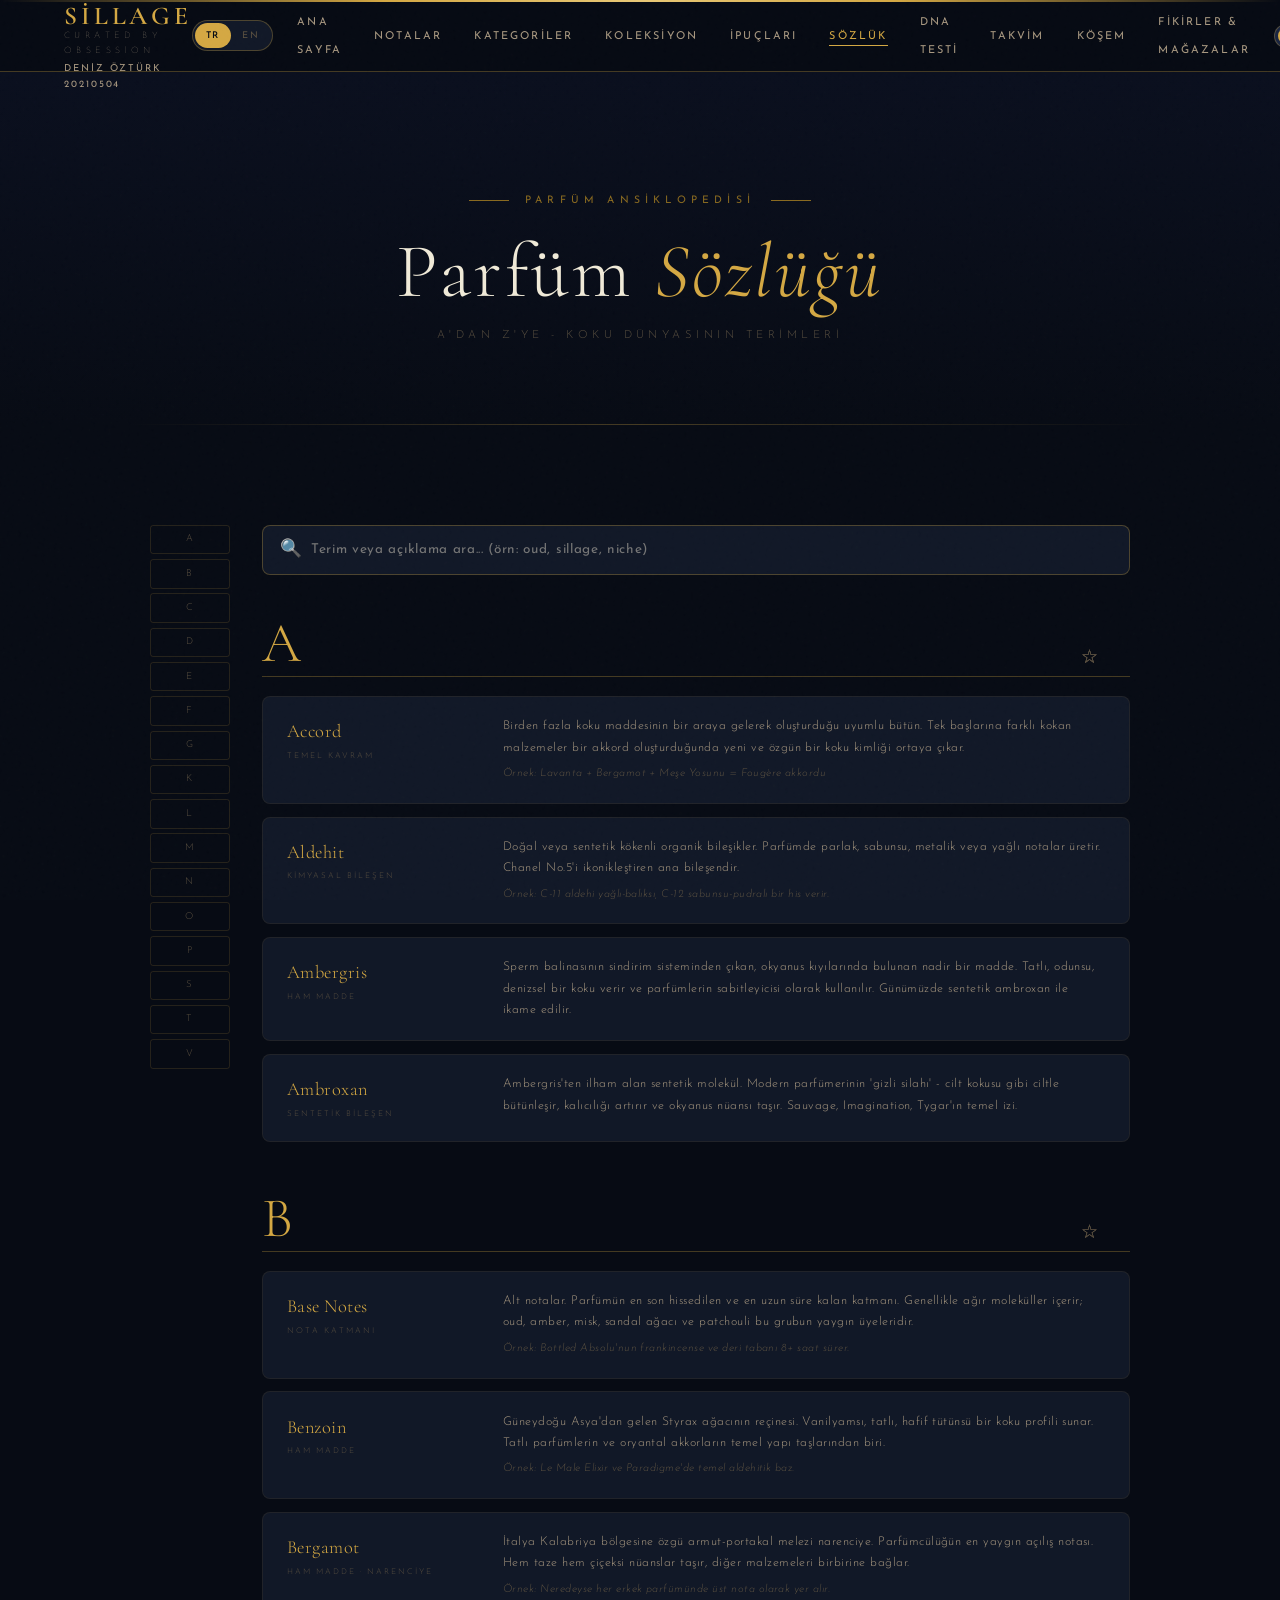
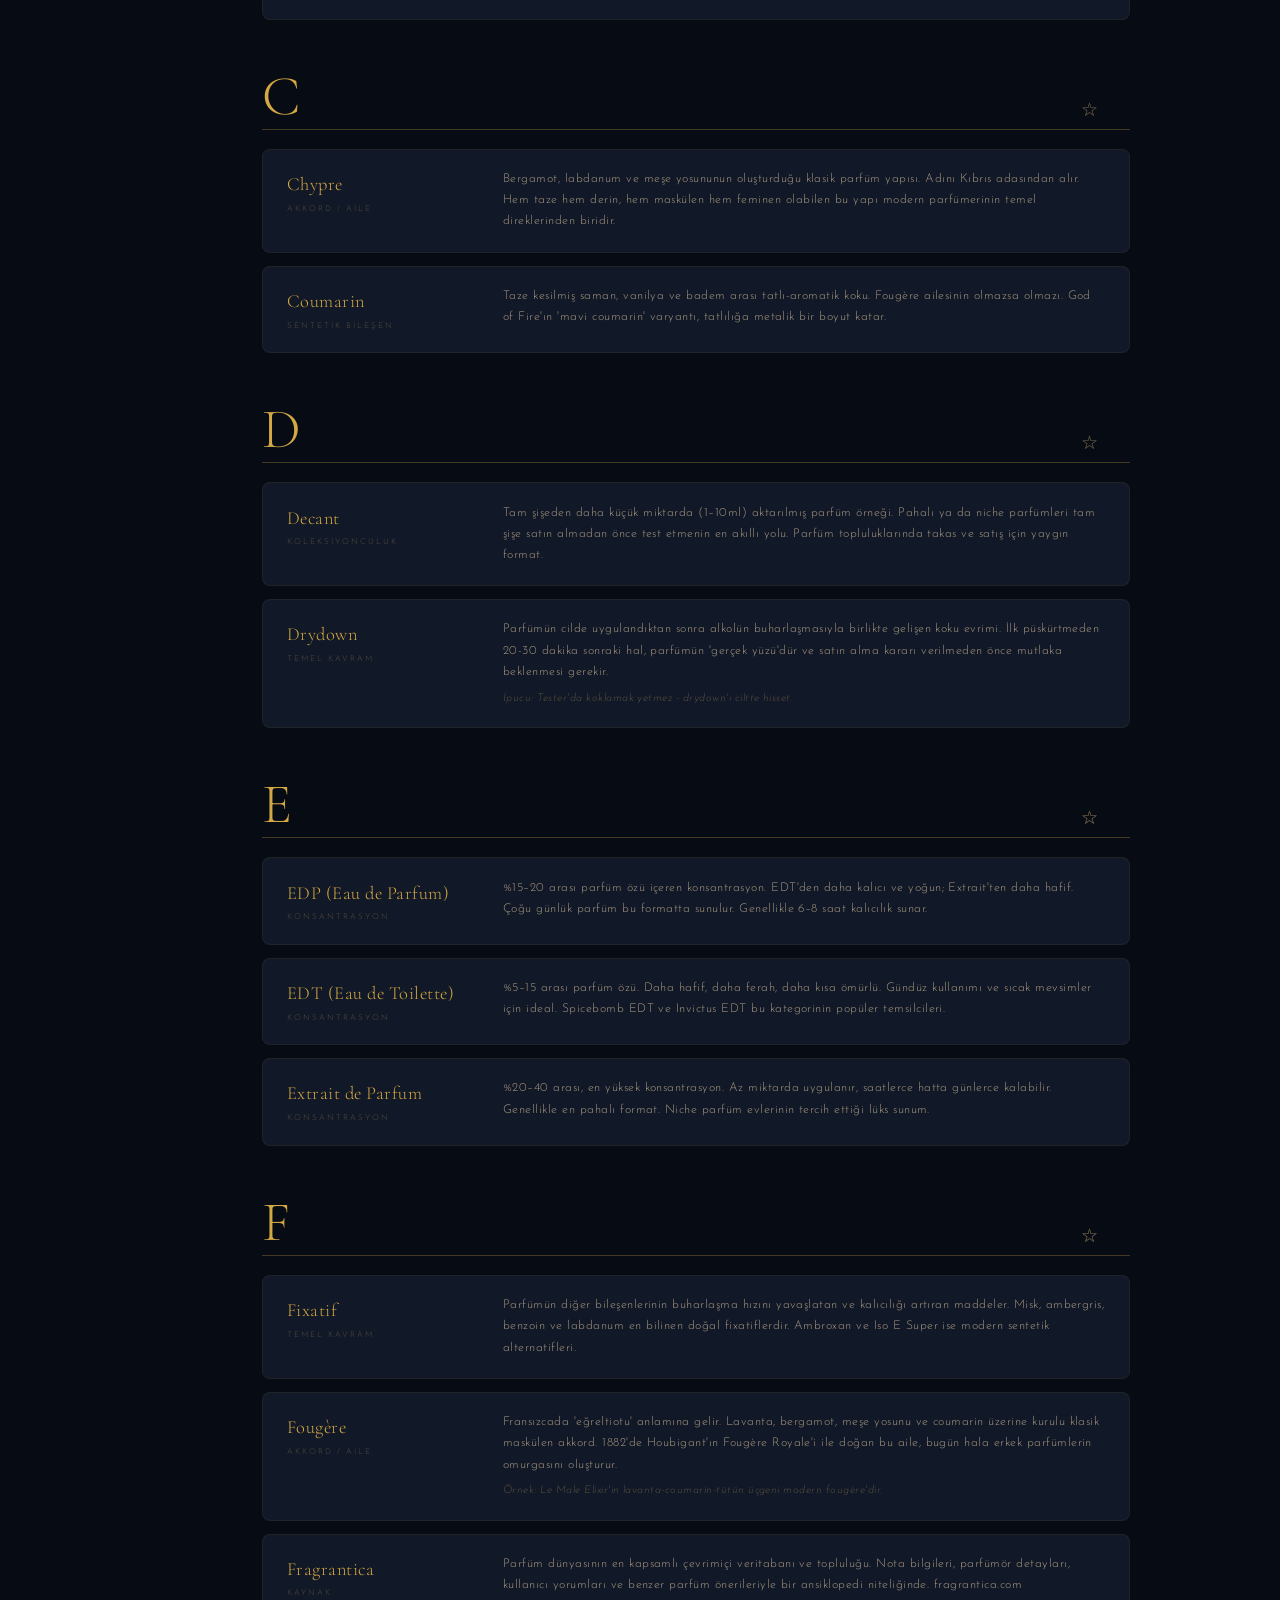
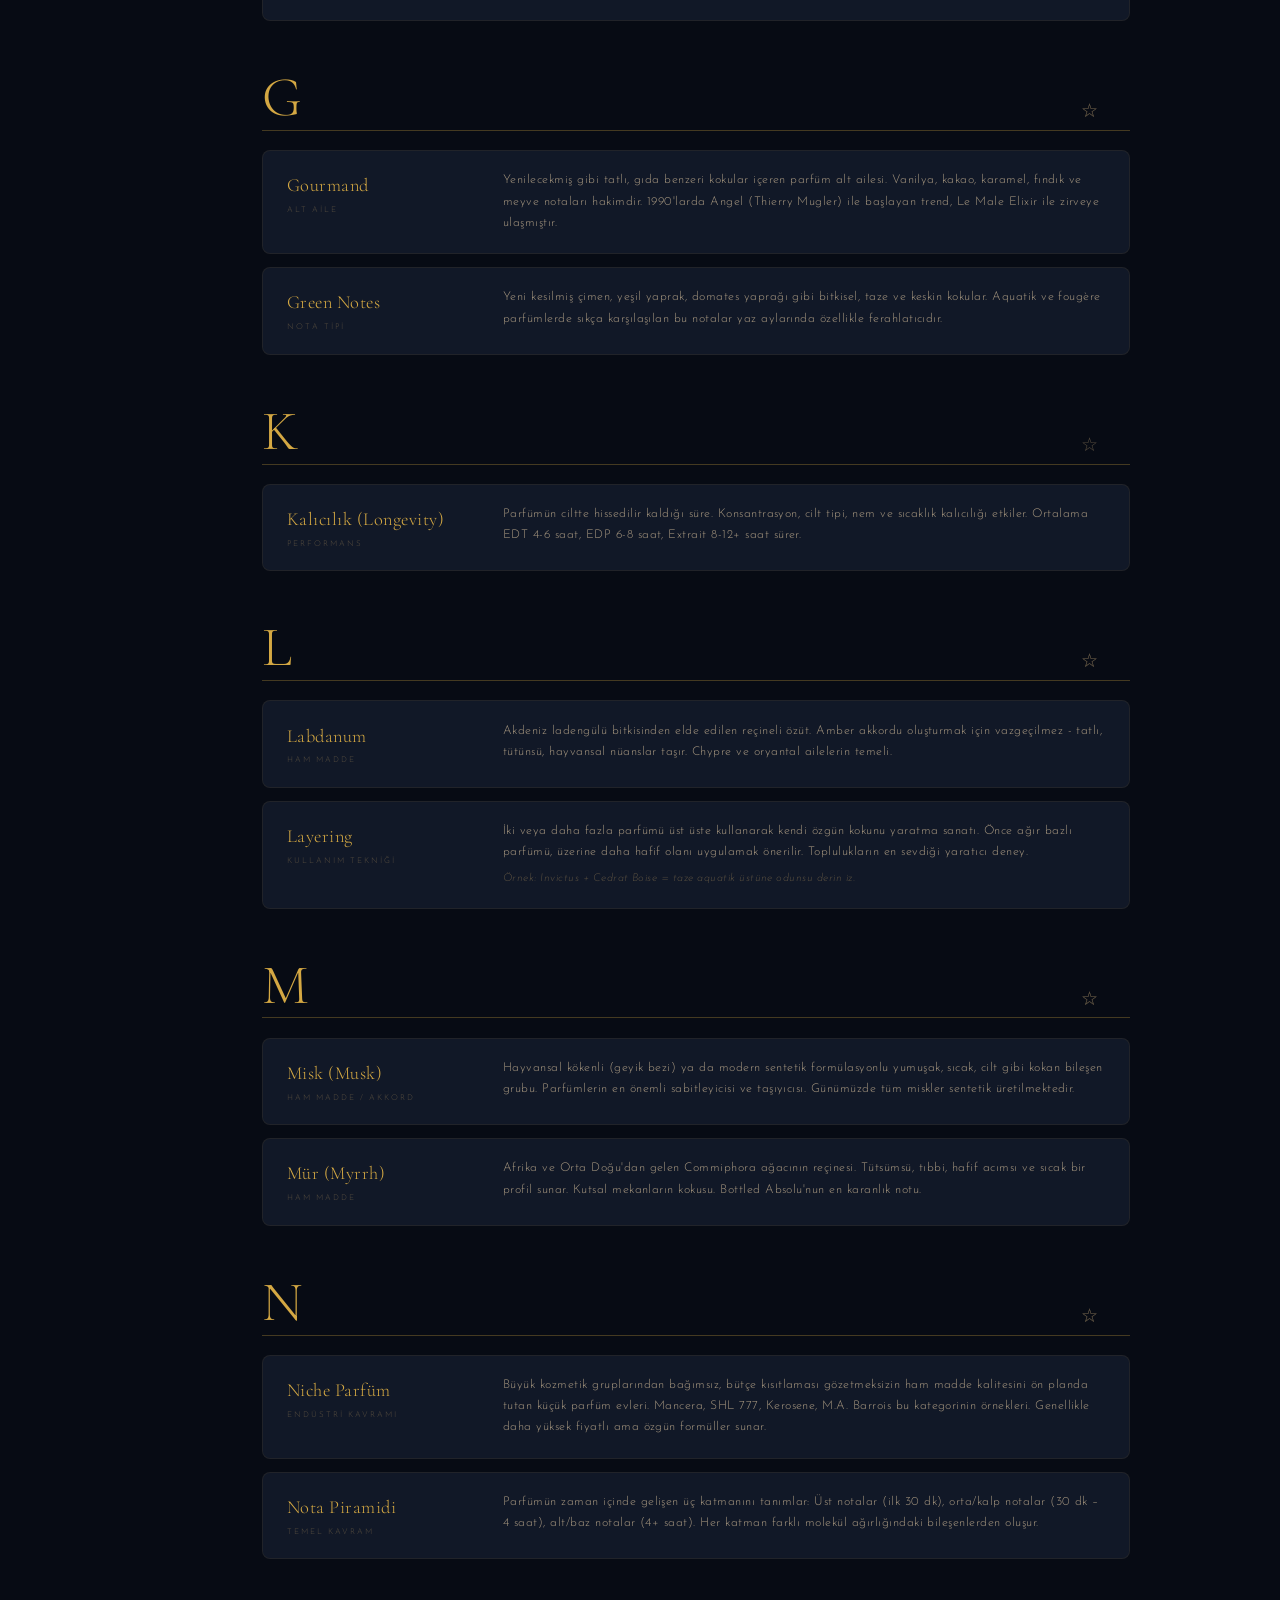
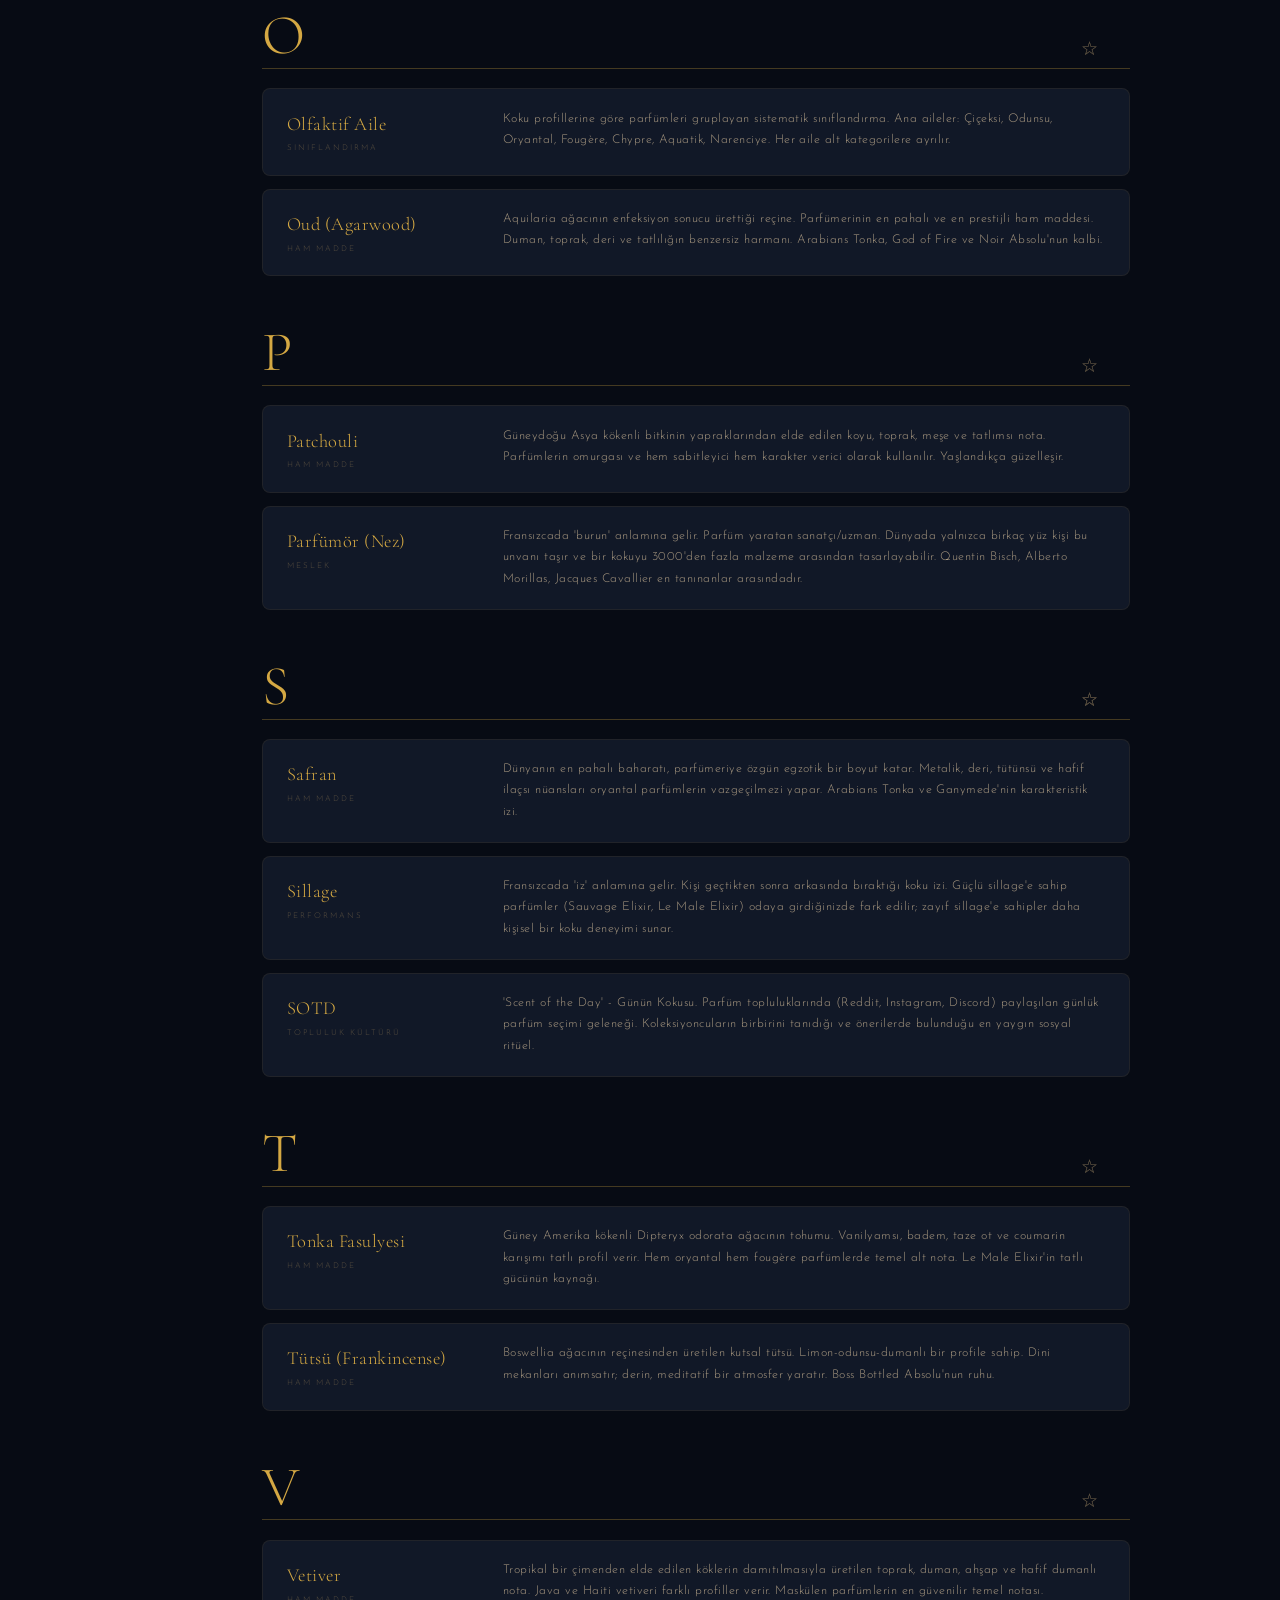
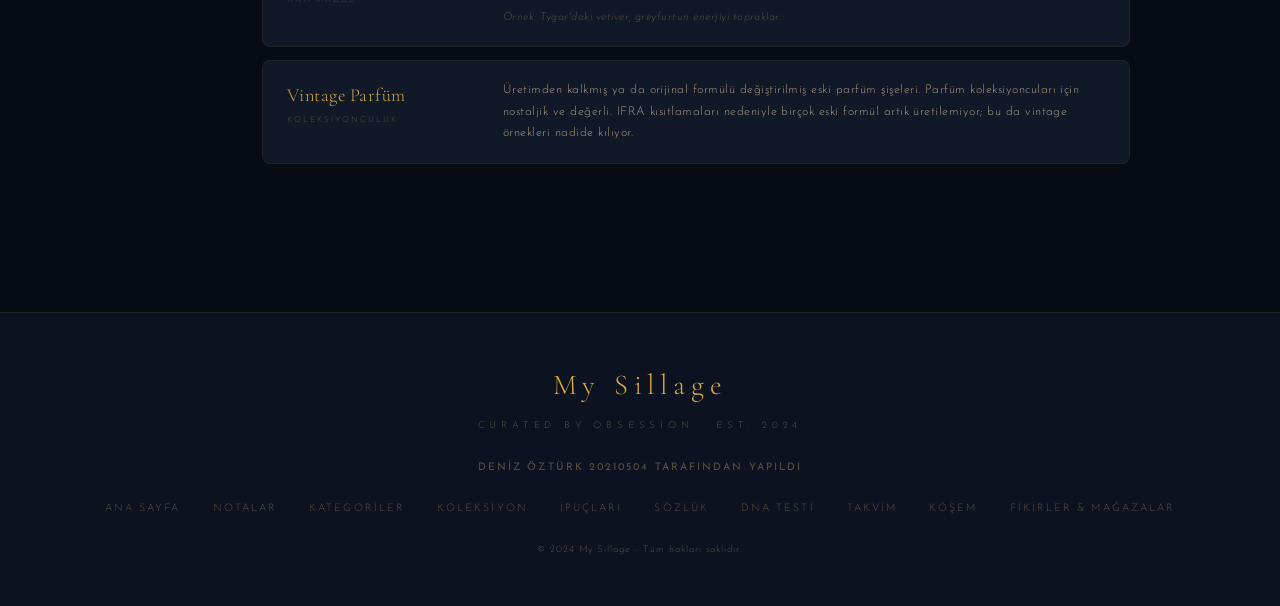
<file: AII006_PROJECT_Deniz_Ozturk_20210504/sozluk.html>
<!DOCTYPE html>
<html lang="tr">
<head>
  <meta charset="UTF-8"/>
  <meta name="viewport" content="width=device-width, initial-scale=1.0"/>
  <title>Parfüm Sözlüğü - My Sillage</title>
  <link rel="stylesheet" href="css/style.css"/>
  <style>
    .fav-btn {
      position: absolute; top: 1.5rem; right: 1.5rem;
      font-size: 1.2rem; cursor: pointer; background: none; border: none;
      color: var(--text-muted); padding: 0.5rem; transition: all 0.3s;
      z-index: 10; line-height: 1;
    }
    .fav-btn:hover { color: #f5c518; transform: scale(1.2) rotate(15deg); }
    .fav-btn.active { color: #f5c518; }
    .glossary-entry { cursor:default; }
  </style>
</head>
<body>
  <nav class="navbar">
    <a href="index.html" class="navbar-brand">
      <span class="brand-main">My Sillage</span>
      <span class="brand-sub">Curated by Obsession</span>
      <span class="brand-author">Deniz Öztürk 20210504</span>
    </a>
    <div class="nav-right">
      <div class="lang-toggle" onclick="toggleLanguage()" title="Dil Değiştir / Change Language" data-tr-title="Dil Değiştir / Change Language" data-en-title="Change Language / Dil Değiştir">
        <span class="lang-btn lang-btn-tr">TR</span>
        <span class="lang-btn lang-btn-en">EN</span>
      </div>
      <ul class="nav-links" id="navLinks">
        <li><a href="index.html" data-tr="Ana Sayfa" data-en="Home">Ana Sayfa</a></li>
        <li><a href="notalar.html" data-tr="Notalar" data-en="Notes">Notalar</a></li>
        <li><a href="kategoriler.html" data-tr="Kategoriler" data-en="Categories">Kategoriler</a></li>
        <li><a href="koleksiyon.html" data-tr="Koleksiyon" data-en="Collection">Koleksiyon</a></li>
        <li><a href="ipuclari.html" data-tr="İpuçları" data-en="Tips">İpuçları</a></li>
        <li><a href="sozluk.html" class="active" data-tr="Sözlük" data-en="Glossary">Sözlük</a></li>
        <li><a href="test.html" data-tr="DNA Testi" data-en="DNA Test">DNA Testi</a></li>
        <li><a href="takvim.html" data-tr="Takvim" data-en="Calendar">Takvim</a></li>
        <li><a href="koleksiyonum.html" data-tr="Köşem" data-en="My Corner">Köşem</a></li>
        <li><a href="iletisim.html" data-tr="Fikirler &amp; Mağazalar" data-en="Ideas &amp; Stores">Fikirler &amp; Mağazalar</a></li>
      </ul>
      <div class="theme-toggle" onclick="toggleTheme()" title="Tema Değiştir" data-tr-title="Tema Değiştir" data-en-title="Toggle Theme">
        <div class="theme-toggle-track"><div class="theme-toggle-thumb"></div></div>
        <span class="theme-toggle-icon" id="themeIcon">☀️</span>
      </div>
      <div class="hamburger" onclick="toggleMenu()"><span></span><span></span><span></span></div>
    </div>
  </nav>

  <div class="page-wrapper">
    <div class="page-hero">
      <div class="hero-eyebrow" style="justify-content:center;margin-bottom:1rem;" data-tr="Parfüm Ansiklopedisi" data-en="Perfume Encyclopedia">Parfüm Ansiklopedisi</div>
      <h1 class="page-hero-title" data-tr="Parfüm <em>Sözlüğü</em>" data-en="Perfume <em>Glossary</em>">Parfüm <em>Sözlüğü</em></h1>
      <p class="page-hero-sub" data-tr="A'dan Z'ye - koku dünyasının terimleri" data-en="A to Z - terms of the fragrance world">A'dan Z'ye - koku dünyasının terimleri</p>
    </div>

    <section class="section">
      <div class="glossary-layout">


        <div class="glossary-sidebar">
          <a class="sidebar-alpha-btn" href="#harf-a">A</a>
          <a class="sidebar-alpha-btn" href="#harf-b">B</a>
          <a class="sidebar-alpha-btn" href="#harf-c">C</a>
          <a class="sidebar-alpha-btn" href="#harf-d">D</a>
          <a class="sidebar-alpha-btn" href="#harf-e">E</a>
          <a class="sidebar-alpha-btn" href="#harf-f">F</a>
          <a class="sidebar-alpha-btn" href="#harf-g">G</a>
          <a class="sidebar-alpha-btn" href="#harf-k">K</a>
          <a class="sidebar-alpha-btn" href="#harf-l">L</a>
          <a class="sidebar-alpha-btn" href="#harf-m">M</a>
          <a class="sidebar-alpha-btn" href="#harf-n">N</a>
          <a class="sidebar-alpha-btn" href="#harf-o">O</a>
          <a class="sidebar-alpha-btn" href="#harf-p">P</a>
          <a class="sidebar-alpha-btn" href="#harf-s">S</a>
          <a class="sidebar-alpha-btn" href="#harf-t">T</a>
          <a class="sidebar-alpha-btn" href="#harf-v">V</a>
        </div>

        <div class="glossary-content-main">

          <div style="max-width:900px;margin:0 auto 2.5rem;position:relative;">
            <input
              type="text" id="sozlukSearch"
              placeholder="Terim veya açıklama ara... (örn: oud, sillage, niche)"
              data-tr="Terim veya açıklama ara... (örn: oud, sillage, niche)"
              data-en="Search term or description... (e.g.: oud, sillage, niche)"
              oninput="filterGlossary()"
              style="
                width:100%; background:var(--bg-card); border:1px solid var(--gold-border);
                border-radius:8px; color:var(--text-primary); font-family:var(--font-ui);
                font-size:.85rem; padding:1.1rem 1.2rem 1.1rem 3rem; outline:none;
                letter-spacing:.05em; transition:box-shadow .3s;
              "
            />
            <span style="position:absolute;left:1.1rem;top:50%;transform:translateY(-50%);font-size:1.1rem;color:var(--gold-dim);">🔍</span>
            <span id="searchCount" style="position:absolute;right:1.1rem;top:50%;transform:translateY(-50%);font-size:.65rem;letter-spacing:.2em;text-transform:uppercase;color:var(--text-muted);"></span>
          </div>


          <div id="favSection" style="max-width:900px;margin:0 auto 2.5rem;display:none;">
            <div style="display:flex;align-items:center;gap:.8rem;margin-bottom:1.2rem;">
              <span style="font-family:var(--font-display);font-size:1.6rem;color:var(--gold-bright);" data-tr="⭐ Favorilerim" data-en="⭐ My Favorites">⭐ Favorilerim</span>
              <button onclick="clearFavs()" style="font-size:.6rem;letter-spacing:.2em;text-transform:uppercase;padding:.4rem .8rem;border:1px solid rgba(212,168,67,.2);border-radius:4px;color:var(--text-muted);cursor:pointer;background:none;transition:all .2s;" onmouseover="this.style.color='var(--gold-bright)';this.style.borderColor='var(--gold-bright)'" onmouseout="this.style.color='var(--text-muted)';this.style.borderColor='rgba(212,168,67,.2)'" data-tr="Temizle" data-en="Clear">Temizle</button>
            </div>
            <div id="favList" style="display:flex;flex-direction:column;gap:.8rem;"></div>
          </div>


          <div id="noSearchResult" style="display:none;text-align:center;padding:4rem;color:var(--text-muted);font-size:.8rem;letter-spacing:.2em;" data-tr="Bu aramaya uygun terim bulunamadı." data-en="No terms found matching this search.">
            Bu aramaya uygun terim bulunamadı.
          </div>


          <div class="glossary-list">

          <div class="glossary-section reveal" id="harf-a">
            <div class="glossary-letter">A</div>
            <div class="glossary-entries">
              <div class="glossary-entry">
                <div><div class="glossary-term">Accord</div><div class="glossary-type" data-tr="Temel Kavram" data-en="Basic Concept">Temel Kavram</div></div>
                <div><p class="glossary-def" data-tr="Birden fazla koku maddesinin bir araya gelerek oluşturduğu uyumlu bütün. Tek başlarına farklı kokan malzemeler bir akkord oluşturduğunda yeni ve özgün bir koku kimliği ortaya çıkar." data-en="A harmonious whole created by multiple fragrance ingredients coming together. When materials that smell different on their own form an accord, a new and unique fragrance identity emerges.">Birden fazla koku maddesinin bir araya gelerek oluşturduğu uyumlu bütün. Tek başlarına farklı kokan malzemeler bir akkord oluşturduğunda yeni ve özgün bir koku kimliği ortaya çıkar.</p><p class="glossary-example" data-tr="Örnek: Lavanta + Bergamot + Meşe Yosunu = Fougère akkordu" data-en="Example: Lavender + Bergamot + Oakmoss = Fougère accord">Örnek: Lavanta + Bergamot + Meşe Yosunu = Fougère akkordu</p></div>
              </div>
              <div class="glossary-entry">
                <div><div class="glossary-term">Aldehit</div><div class="glossary-type" data-tr="Kimyasal Bileşen" data-en="Chemical Component">Kimyasal Bileşen</div></div>
                <div><p class="glossary-def" data-tr="Doğal veya sentetik kökenli organik bileşikler. Parfümde parlak, sabunsu, metalik veya yağlı notalar üretir. Chanel No.5'i ikonikleştiren ana bileşendir." data-en="Organic compounds of natural or synthetic origin. Produces bright, soapy, metallic, or oily notes in perfume. The main component that made Chanel No.5 iconic.">Doğal veya sentetik kökenli organik bileşikler. Parfümde parlak, sabunsu, metalik veya yağlı notalar üretir. Chanel No.5'i ikonikleştiren ana bileşendir.</p><p class="glossary-example" data-tr="Örnek: C-11 aldehi yağlı-balıksı, C-12 sabunsu-pudralı bir his verir." data-en="Example: C-11 aldehyde gives an oily-fishy feel, C-12 gives a soapy-powdery feel.">Örnek: C-11 aldehi yağlı-balıksı, C-12 sabunsu-pudralı bir his verir.</p></div>
              </div>
              <div class="glossary-entry">
                <div><div class="glossary-term">Ambergris</div><div class="glossary-type" data-tr="Ham Madde" data-en="Raw Material">Ham Madde</div></div>
                <div><p class="glossary-def" data-tr="Sperm balinasının sindirim sisteminden çıkan, okyanus kıyılarında bulunan nadir bir madde. Tatlı, odunsu, denizsel bir koku verir ve parfümlerin sabitleyicisi olarak kullanılır. Günümüzde sentetik ambroxan ile ikame edilir." data-en="A rare substance found on ocean shores, originating from the digestive system of the sperm whale. Gives a sweet, woody, marine scent and is used as a fixative in perfumes. Today, it is substituted with synthetic ambroxan.">Sperm balinasının sindirim sisteminden çıkan, okyanus kıyılarında bulunan nadir bir madde. Tatlı, odunsu, denizsel bir koku verir ve parfümlerin sabitleyicisi olarak kullanılır. Günümüzde sentetik ambroxan ile ikame edilir.</p></div>
              </div>
              <div class="glossary-entry">
                <div><div class="glossary-term">Ambroxan</div><div class="glossary-type" data-tr="Sentetik Bileşen" data-en="Synthetic Component">Sentetik Bileşen</div></div>
                <div><p class="glossary-def" data-tr="Ambergris'ten ilham alan sentetik molekül. Modern parfümerinin 'gizli silahı' - cilt kokusu gibi ciltle bütünleşir, kalıcılığı artırır ve okyanus nüansı taşır. Sauvage, Imagination, Tygar'ın temel izi." data-en="A synthetic molecule inspired by ambergris. Modern perfumery's 'secret weapon' - integrates with the skin like a skin scent, increases longevity, and carries oceanic nuances. The basic trail of Sauvage, Imagination, Tygar.">Ambergris'ten ilham alan sentetik molekül. Modern parfümerinin "gizli silahı" - cilt kokusu gibi ciltle bütünleşir, kalıcılığı artırır ve okyanus nüansı taşır. Sauvage, Imagination, Tygar'ın temel izi.</p></div>
              </div>
            </div>
          </div>

          <div class="glossary-section reveal" id="harf-b">
            <div class="glossary-letter">B</div>
            <div class="glossary-entries">
              <div class="glossary-entry">
                <div><div class="glossary-term">Base Notes</div><div class="glossary-type" data-tr="Nota Katmanı" data-en="Note Layer">Nota Katmanı</div></div>
                <div><p class="glossary-def" data-tr="Alt notalar. Parfümün en son hissedilen ve en uzun süre kalan katmanı. Genellikle ağır moleküller içerir; oud, amber, misk, sandal ağacı ve patchouli bu grubun yaygın üyeleridir." data-en="Base notes. The last felt and longest-lasting layer of the perfume. Usually contains heavy molecules; oud, amber, musk, sandalwood, and patchouli are common members of this group.">Alt notalar. Parfümün en son hissedilen ve en uzun süre kalan katmanı. Genellikle ağır moleküller içerir; oud, amber, misk, sandal ağacı ve patchouli bu grubun yaygın üyeleridir.</p><p class="glossary-example" data-tr="Örnek: Bottled Absolu'nun frankincense ve deri tabanı 8+ saat sürer." data-en="Example: Bottled Absolu's frankincense and leather base lasts 8+ hours.">Örnek: Bottled Absolu'nun frankincense ve deri tabanı 8+ saat sürer.</p></div>
              </div>
              <div class="glossary-entry">
                <div><div class="glossary-term">Benzoin</div><div class="glossary-type" data-tr="Ham Madde" data-en="Raw Material">Ham Madde</div></div>
                <div><p class="glossary-def" data-tr="Güneydoğu Asya'dan gelen Styrax ağacının reçinesi. Vanilyamsı, tatlı, hafif tütünsü bir koku profili sunar. Tatlı parfümlerin ve oryantal akkorların temel yapı taşlarından biri." data-en="Resin from the Styrax tree originating from Southeast Asia. Offers a vanillic, sweet, slightly tobacco-like scent profile. One of the basic building blocks of sweet perfumes and oriental accords.">Güneydoğu Asya'dan gelen Styrax ağacının reçinesi. Vanilyamsı, tatlı, hafif tütünsü bir koku profili sunar. Tatlı parfümlerin ve oryantal akkorların temel yapı taşlarından biri.</p><p class="glossary-example" data-tr="Örnek: Le Male Elixir ve Paradigme'de temel aldehitik baz." data-en="Example: Basic aldehydic base in Le Male Elixir and Paradigme.">Örnek: Le Male Elixir ve Paradigme'de temel aldehitik baz.</p></div>
              </div>
              <div class="glossary-entry">
                <div><div class="glossary-term">Bergamot</div><div class="glossary-type" data-tr="Ham Madde · Narenciye" data-en="Raw Material · Citrus">Ham Madde · Narenciye</div></div>
                <div><p class="glossary-def" data-tr="İtalya Kalabriya bölgesine özgü armut-portakal melezi narenciye. Parfümcülüğün en yaygın açılış notası. Hem taze hem çiçeksi nüanslar taşır, diğer malzemeleri birbirine bağlar." data-en="Pear-orange hybrid citrus unique to the Calabria region of Italy. The most common opening note in perfumery. Carries both fresh and floral nuances, binding other materials together.">İtalya Kalabriya bölgesine özgü armut-portakal melezi narenciye. Parfümcülüğün en yaygın açılış notası. Hem taze hem çiçeksi nüanslar taşır, diğer malzemeleri birbirine bağlar.</p><p class="glossary-example" data-tr="Örnek: Neredeyse her erkek parfümünde üst nota olarak yer alır." data-en="Example: Present as a top note in almost every men's perfume.">Örnek: Neredeyse her erkek parfümünde üst nota olarak yer alır.</p></div>
              </div>
            </div>
          </div>

          <div class="glossary-section reveal" id="harf-c">
            <div class="glossary-letter">C</div>
            <div class="glossary-entries">
              <div class="glossary-entry">
                <div><div class="glossary-term">Chypre</div><div class="glossary-type" data-tr="Akkord / Aile" data-en="Accord / Family">Akkord / Aile</div></div>
                <div><p class="glossary-def" data-tr="Bergamot, labdanum ve meşe yosununun oluşturduğu klasik parfüm yapısı. Adını Kıbrıs adasından alır. Hem taze hem derin, hem maskülen hem feminen olabilen bu yapı modern parfümerinin temel direklerinden biridir." data-en="Classic perfume structure formed by bergamot, labdanum, and oakmoss. Named after the island of Cyprus. This structure, which can be both fresh and deep, masculine and feminine, is one of the main pillars of modern perfumery.">Bergamot, labdanum ve meşe yosununun oluşturduğu klasik parfüm yapısı. Adını Kıbrıs adasından alır. Hem taze hem derin, hem maskülen hem feminen olabilen bu yapı modern parfümerinin temel direklerinden biridir.</p></div>
              </div>
              <div class="glossary-entry">
                <div><div class="glossary-term">Coumarin</div><div class="glossary-type" data-tr="Sentetik Bileşen" data-en="Synthetic Component">Sentetik Bileşen</div></div>
                <div><p class="glossary-def" data-tr="Taze kesilmiş saman, vanilya ve badem arası tatlı-aromatik koku. Fougère ailesinin olmazsa olmazı. God of Fire'ın 'mavi coumarin' varyantı, tatlılığa metalik bir boyut katar." data-en="Sweet-aromatic scent between freshly cut hay, vanilla, and almond. Indispensable for the Fougère family. The 'blue coumarin' variant of God of Fire adds a metallic dimension to sweetness.">Taze kesilmiş saman, vanilya ve badem arası tatlı-aromatik koku. Fougère ailesinin olmazsa olmazı. God of Fire'ın "mavi coumarin" varyantı, tatlılığa metalik bir boyut katar.</p></div>
              </div>
            </div>
          </div>

          <div class="glossary-section reveal" id="harf-d">
            <div class="glossary-letter">D</div>
            <div class="glossary-entries">
              <div class="glossary-entry">
                <div><div class="glossary-term">Decant</div><div class="glossary-type" data-tr="Koleksiyonculuk" data-en="Collecting">Koleksiyonculuk</div></div>
                <div><p class="glossary-def" data-tr="Tam şişeden daha küçük miktarda (1–10ml) aktarılmış parfüm örneği. Pahalı ya da niche parfümleri tam şişe satın almadan önce test etmenin en akıllı yolu. Parfüm topluluklarında takas ve satış için yaygın format." data-en="A perfume sample transferred from a full bottle in a smaller amount (1–10ml). The smartest way to test expensive or niche perfumes before buying a full bottle. A common format for trading and selling in perfume communities.">Tam şişeden daha küçük miktarda (1–10ml) aktarılmış parfüm örneği. Pahalı ya da niche parfümleri tam şişe satın almadan önce test etmenin en akıllı yolu. Parfüm topluluklarında takas ve satış için yaygın format.</p></div>
              </div>
              <div class="glossary-entry">
                <div><div class="glossary-term">Drydown</div><div class="glossary-type" data-tr="Temel Kavram" data-en="Basic Concept">Temel Kavram</div></div>
                <div><p class="glossary-def" data-tr="Parfümün cilde uygulandıktan sonra alkolün buharlaşmasıyla birlikte gelişen koku evrimi. İlk püskürtmeden 20-30 dakika sonraki hal, parfümün 'gerçek yüzü'dür ve satın alma kararı verilmeden önce mutlaka beklenmesi gerekir." data-en="The fragrance evolution that develops as the alcohol evaporates after the perfume is applied to the skin. The state 20-30 minutes after the first spray is the 'true face' of the perfume and must be waited for before making a purchase decision.">Parfümün cilde uygulandıktan sonra alkolün buharlaşmasıyla birlikte gelişen koku evrimi. İlk püskürtmeden 20-30 dakika sonraki hal, parfümün "gerçek yüzü"dür ve satın alma kararı verilmeden önce mutlaka beklenmesi gerekir.</p><p class="glossary-example" data-tr="İpucu: Tester'da koklamak yetmez - drydown'ı ciltte hisset." data-en="Tip: Smelling on a tester is not enough - feel the drydown on the skin.">İpucu: Tester'da koklamak yetmez - drydown'ı ciltte hisset.</p></div>
              </div>
            </div>
          </div>

          <div class="glossary-section reveal" id="harf-e">
            <div class="glossary-letter">E</div>
            <div class="glossary-entries">
              <div class="glossary-entry">
                <div><div class="glossary-term">EDP (Eau de Parfum)</div><div class="glossary-type" data-tr="Konsantrasyon" data-en="Concentration">Konsantrasyon</div></div>
                <div><p class="glossary-def" data-tr="%15–20 arası parfüm özü içeren konsantrasyon. EDT'den daha kalıcı ve yoğun; Extrait'ten daha hafif. Çoğu günlük parfüm bu formatta sunulur. Genellikle 6–8 saat kalıcılık sunar." data-en="Concentration containing between 15-20% perfume extract. More lasting and intense than EDT; lighter than Extrait. Most daily perfumes are offered in this format. Usually offers 6-8 hours of longevity.">%15–20 arası parfüm özü içeren konsantrasyon. EDT'den daha kalıcı ve yoğun; Extrait'ten daha hafif. Çoğu günlük parfüm bu formatta sunulur. Genellikle 6–8 saat kalıcılık sunar.</p></div>
              </div>
              <div class="glossary-entry">
                <div><div class="glossary-term">EDT (Eau de Toilette)</div><div class="glossary-type" data-tr="Konsantrasyon" data-en="Concentration">Konsantrasyon</div></div>
                <div><p class="glossary-def" data-tr="%5–15 arası parfüm özü. Daha hafif, daha ferah, daha kısa ömürlü. Gündüz kullanımı ve sıcak mevsimler için ideal. Spicebomb EDT ve Invictus EDT bu kategorinin popüler temsilcileri." data-en="5-15% perfume extract. Lighter, fresher, shorter-lived. Ideal for daytime use and warm seasons. Spicebomb EDT and Invictus EDT are popular representatives of this category.">%5–15 arası parfüm özü. Daha hafif, daha ferah, daha kısa ömürlü. Gündüz kullanımı ve sıcak mevsimler için ideal. Spicebomb EDT ve Invictus EDT bu kategorinin popüler temsilcileri.</p></div>
              </div>
              <div class="glossary-entry">
                <div><div class="glossary-term">Extrait de Parfum</div><div class="glossary-type" data-tr="Konsantrasyon" data-en="Concentration">Konsantrasyon</div></div>
                <div><p class="glossary-def" data-tr="%20–40 arası, en yüksek konsantrasyon. Az miktarda uygulanır, saatlerce hatta günlerce kalabilir. Genellikle en pahalı format. Niche parfüm evlerinin tercih ettiği lüks sunum." data-en="20-40%, the highest concentration. Applied in small amounts, can last for hours or even days. Usually the most expensive format. A luxury presentation preferred by niche perfume houses.">%20–40 arası, en yüksek konsantrasyon. Az miktarda uygulanır, saatlerce hatta günlerce kalabilir. Genellikle en pahalı format. Niche parfüm evlerinin tercih ettiği lüks sunum.</p></div>
              </div>
            </div>
          </div>

          <div class="glossary-section reveal" id="harf-f">
            <div class="glossary-letter">F</div>
            <div class="glossary-entries">
              <div class="glossary-entry">
                <div><div class="glossary-term">Fixatif</div><div class="glossary-type" data-tr="Temel Kavram" data-en="Basic Concept">Temel Kavram</div></div>
                <div><p class="glossary-def" data-tr="Parfümün diğer bileşenlerinin buharlaşma hızını yavaşlatan ve kalıcılığı artıran maddeler. Misk, ambergris, benzoin ve labdanum en bilinen doğal fixatiflerdir. Ambroxan ve Iso E Super ise modern sentetik alternatifleri." data-en="Substances that slow down the evaporation rate of other components of the perfume and increase longevity. Musk, ambergris, benzoin, and labdanum are the best-known natural fixatives. Ambroxan and Iso E Super are modern synthetic alternatives.">Parfümün diğer bileşenlerinin buharlaşma hızını yavaşlatan ve kalıcılığı artıran maddeler. Misk, ambergris, benzoin ve labdanum en bilinen doğal fixatiflerdir. Ambroxan ve Iso E Super ise modern sentetik alternatifleri.</p></div>
              </div>
              <div class="glossary-entry">
                <div><div class="glossary-term">Fougère</div><div class="glossary-type" data-tr="Akkord / Aile" data-en="Accord / Family">Akkord / Aile</div></div>
                <div><p class="glossary-def" data-tr="Fransızcada 'eğreltiotu' anlamına gelir. Lavanta, bergamot, meşe yosunu ve coumarin üzerine kurulu klasik maskülen akkord. 1882'de Houbigant'ın Fougère Royale'i ile doğan bu aile, bugün hala erkek parfümlerin omurgasını oluşturur." data-en="Means 'fern' in French. A classic masculine accord based on lavender, bergamot, oakmoss, and coumarin. Born in 1882 with Houbigant's Fougère Royale, this family still forms the backbone of men's perfumes today.">Fransızcada "eğreltiotu" anlamına gelir. Lavanta, bergamot, meşe yosunu ve coumarin üzerine kurulu klasik maskülen akkord. 1882'de Houbigant'ın Fougère Royale'i ile doğan bu aile, bugün hala erkek parfümlerin omurgasını oluşturur.</p><p class="glossary-example" data-tr="Örnek: Le Male Elixir'in lavanta-coumarin-tütün üçgeni modern fougère'dir." data-en="Example: Le Male Elixir's lavender-coumarin-tobacco triangle is a modern fougère.">Örnek: Le Male Elixir'in lavanta-coumarin-tütün üçgeni modern fougère'dir.</p></div>
              </div>
              <div class="glossary-entry">
                <div><div class="glossary-term">Fragrantica</div><div class="glossary-type" data-tr="Kaynak" data-en="Source">Kaynak</div></div>
                <div><p class="glossary-def" data-tr="Parfüm dünyasının en kapsamlı çevrimiçi veritabanı ve topluluğu. Nota bilgileri, parfümör detayları, kullanıcı yorumları ve benzer parfüm önerileriyle bir ansiklopedi niteliğinde. fragrantica.com" data-en="The most comprehensive online database and community of the perfume world. An encyclopedia with note information, perfumer details, user reviews, and similar perfume suggestions. fragrantica.com">Parfüm dünyasının en kapsamlı çevrimiçi veritabanı ve topluluğu. Nota bilgileri, parfümör detayları, kullanıcı yorumları ve benzer parfüm önerileriyle bir ansiklopedi niteliğinde. fragrantica.com</p></div>
              </div>
            </div>
          </div>

          <div class="glossary-section reveal" id="harf-g">
            <div class="glossary-letter">G</div>
            <div class="glossary-entries">
              <div class="glossary-entry">
                <div><div class="glossary-term">Gourmand</div><div class="glossary-type" data-tr="Alt Aile" data-en="Sub-Family">Alt Aile</div></div>
                <div><p class="glossary-def" data-tr="Yenilecekmiş gibi tatlı, gıda benzeri kokular içeren parfüm alt ailesi. Vanilya, kakao, karamel, fındık ve meyve notaları hakimdir. 1990'larda Angel (Thierry Mugler) ile başlayan trend, Le Male Elixir ile zirveye ulaşmıştır." data-en="A perfume sub-family containing sweet, food-like scents that seem edible. Vanilla, cocoa, caramel, hazelnut, and fruit notes dominate. The trend that started with Angel (Thierry Mugler) in the 1990s reached its peak with Le Male Elixir.">Yenilecekmiş gibi tatlı, gıda benzeri kokular içeren parfüm alt ailesi. Vanilya, kakao, karamel, fındık ve meyve notaları hakimdir. 1990'larda Angel (Thierry Mugler) ile başlayan trend, Le Male Elixir ile zirveye ulaşmıştır.</p></div>
              </div>
              <div class="glossary-entry">
                <div><div class="glossary-term">Green Notes</div><div class="glossary-type" data-tr="Nota Tipi" data-en="Note Type">Nota Tipi</div></div>
                <div><p class="glossary-def" data-tr="Yeni kesilmiş çimen, yeşil yaprak, domates yaprağı gibi bitkisel, taze ve keskin kokular. Aquatik ve fougère parfümlerde sıkça karşılaşılan bu notalar yaz aylarında özellikle ferahlatıcıdır." data-en="Herbal, fresh, and sharp scents like freshly cut grass, green leaves, and tomato leaves. Frequently encountered in aquatic and fougère perfumes, these notes are especially refreshing in the summer months.">Yeni kesilmiş çimen, yeşil yaprak, domates yaprağı gibi bitkisel, taze ve keskin kokular. Aquatik ve fougère parfümlerde sıkça karşılaşılan bu notalar yaz aylarında özellikle ferahlatıcıdır.</p></div>
              </div>
            </div>
          </div>

          <div class="glossary-section reveal" id="harf-k">
            <div class="glossary-letter">K</div>
            <div class="glossary-entries">
              <div class="glossary-entry">
                <div><div class="glossary-term">Kalıcılık (Longevity)</div><div class="glossary-type" data-tr="Performans" data-en="Performance">Performans</div></div>
                <div><p class="glossary-def" data-tr="Parfümün ciltte hissedilir kaldığı süre. Konsantrasyon, cilt tipi, nem ve sıcaklık kalıcılığı etkiler. Ortalama EDT 4-6 saat, EDP 6-8 saat, Extrait 8-12+ saat sürer." data-en="The time a perfume remains detectable on the skin. Concentration, skin type, humidity, and temperature affect longevity. Average EDT lasts 4-6 hours, EDP 6-8 hours, Extrait 8-12+ hours.">Parfümün ciltte hissedilir kaldığı süre. Konsantrasyon, cilt tipi, nem ve sıcaklık kalıcılığı etkiler. Ortalama EDT 4-6 saat, EDP 6-8 saat, Extrait 8-12+ saat sürer.</p></div>
              </div>
            </div>
          </div>

          <div class="glossary-section reveal" id="harf-l">
            <div class="glossary-letter">L</div>
            <div class="glossary-entries">
              <div class="glossary-entry">
                <div><div class="glossary-term">Labdanum</div><div class="glossary-type" data-tr="Ham Madde" data-en="Raw Material">Ham Madde</div></div>
                <div><p class="glossary-def" data-tr="Akdeniz ladengülü bitkisinden elde edilen reçineli özüt. Amber akkordu oluşturmak için vazgeçilmez - tatlı, tütünsü, hayvansal nüanslar taşır. Chypre ve oryantal ailelerin temeli." data-en="Resinous extract obtained from the Mediterranean rockrose plant. Indispensable for creating an amber accord - carries sweet, tobacco-like, animalic nuances. The foundation of Chypre and oriental families.">Akdeniz ladengülü bitkisinden elde edilen reçineli özüt. Amber akkordu oluşturmak için vazgeçilmez - tatlı, tütünsü, hayvansal nüanslar taşır. Chypre ve oryantal ailelerin temeli.</p></div>
              </div>
              <div class="glossary-entry">
                <div><div class="glossary-term">Layering</div><div class="glossary-type" data-tr="Kullanım Tekniği" data-en="Usage Technique">Kullanım Tekniği</div></div>
                <div><p class="glossary-def" data-tr="İki veya daha fazla parfümü üst üste kullanarak kendi özgün kokunu yaratma sanatı. Önce ağır bazlı parfümü, üzerine daha hafif olanı uygulamak önerilir. Toplulukların en sevdiği yaratıcı deney." data-en="The art of creating your own unique scent by using two or more perfumes on top of each other. It is recommended to apply the heavy-based perfume first, then the lighter one. The most favorite creative experiment of the communities.">İki veya daha fazla parfümü üst üste kullanarak kendi özgün kokunu yaratma sanatı. Önce ağır bazlı parfümü, üzerine daha hafif olanı uygulamak önerilir. Toplulukların en sevdiği yaratıcı deney.</p><p class="glossary-example" data-tr="Örnek: Invictus + Cedrat Boise = taze aquatik üstüne odunsu derin iz." data-en="Example: Invictus + Cedrat Boise = woody deep trail on top of fresh aquatic.">Örnek: Invictus + Cedrat Boise = taze aquatik üstüne odunsu derin iz.</p></div>
              </div>
            </div>
          </div>

          <div class="glossary-section reveal" id="harf-m">
            <div class="glossary-letter">M</div>
            <div class="glossary-entries">
              <div class="glossary-entry">
                <div><div class="glossary-term">Misk (Musk)</div><div class="glossary-type" data-tr="Ham Madde / Akkord" data-en="Raw Material / Accord">Ham Madde / Akkord</div></div>
                <div><p class="glossary-def" data-tr="Hayvansal kökenli (geyik bezi) ya da modern sentetik formülasyonlu yumuşak, sıcak, cilt gibi kokan bileşen grubu. Parfümlerin en önemli sabitleyicisi ve taşıyıcısı. Günümüzde tüm miskler sentetik üretilmektedir." data-en="A group of soft, warm, skin-like components of animal origin (deer gland) or modern synthetic formulations. The most important fixative and carrier of perfumes. Today, all musks are produced synthetically.">Hayvansal kökenli (geyik bezi) ya da modern sentetik formülasyonlu yumuşak, sıcak, cilt gibi kokan bileşen grubu. Parfümlerin en önemli sabitleyicisi ve taşıyıcısı. Günümüzde tüm miskler sentetik üretilmektedir.</p></div>
              </div>
              <div class="glossary-entry">
                <div><div class="glossary-term">Mür (Myrrh)</div><div class="glossary-type" data-tr="Ham Madde" data-en="Raw Material">Ham Madde</div></div>
                <div><p class="glossary-def" data-tr="Afrika ve Orta Doğu'dan gelen Commiphora ağacının reçinesi. Tütsümsü, tıbbi, hafif acımsı ve sıcak bir profil sunar. Kutsal mekanların kokusu. Bottled Absolu'nun en karanlık notu." data-en="Resin from the Commiphora tree originating from Africa and the Middle East. Offers an incense-like, medicinal, slightly bitter, and warm profile. The scent of sacred places. The darkest note of Bottled Absolu.">Afrika ve Orta Doğu'dan gelen Commiphora ağacının reçinesi. Tütsümsü, tıbbi, hafif acımsı ve sıcak bir profil sunar. Kutsal mekanların kokusu. Bottled Absolu'nun en karanlık notu.</p></div>
              </div>
            </div>
          </div>

          <div class="glossary-section reveal" id="harf-n">
            <div class="glossary-letter">N</div>
            <div class="glossary-entries">
              <div class="glossary-entry">
                <div><div class="glossary-term">Niche Parfüm</div><div class="glossary-type" data-tr="Endüstri Kavramı" data-en="Industry Concept">Endüstri Kavramı</div></div>
                <div><p class="glossary-def" data-tr="Büyük kozmetik gruplarından bağımsız, bütçe kısıtlaması gözetmeksizin ham madde kalitesini ön planda tutan küçük parfüm evleri. Mancera, SHL 777, Kerosene, M.A. Barrois bu kategorinin örnekleri. Genellikle daha yüksek fiyatlı ama özgün formüller sunar." data-en="Small perfume houses that are independent of large cosmetic groups and prioritize ingredient quality regardless of budget constraints. Examples of this category include Mancera, SHL 777, Kerosene, and M.A. Barrois. Usually offers more expensive but unique formulas.">Büyük kozmetik gruplarından bağımsız, bütçe kısıtlaması gözetmeksizin ham madde kalitesini ön planda tutan küçük parfüm evleri. Mancera, SHL 777, Kerosene, M.A. Barrois bu kategorinin örnekleri. Genellikle daha yüksek fiyatlı ama özgün formüller sunar.</p></div>
              </div>
              <div class="glossary-entry">
                <div><div class="glossary-term">Nota Piramidi</div><div class="glossary-type" data-tr="Temel Kavram" data-en="Basic Concept">Temel Kavram</div></div>
                <div><p class="glossary-def" data-tr="Parfümün zaman içinde gelişen üç katmanını tanımlar: Üst notalar (ilk 30 dk), orta/kalp notalar (30 dk – 4 saat), alt/baz notalar (4+ saat). Her katman farklı molekül ağırlığındaki bileşenlerden oluşur." data-en="Defines the three layers of the perfume that evolve over time: Top notes (first 30 mins), heart notes (30 mins – 4 hours), and base notes (4+ hours). Each layer consists of components of different molecular weights.">Parfümün zaman içinde gelişen üç katmanını tanımlar: Üst notalar (ilk 30 dk), orta/kalp notalar (30 dk – 4 saat), alt/baz notalar (4+ saat). Her katman farklı molekül ağırlığındaki bileşenlerden oluşur.</p></div>
              </div>
            </div>
          </div>

          <div class="glossary-section reveal" id="harf-o">
            <div class="glossary-letter">O</div>
            <div class="glossary-entries">
              <div class="glossary-entry">
                <div><div class="glossary-term">Olfaktif Aile</div><div class="glossary-type" data-tr="Sınıflandırma" data-en="Classification">Sınıflandırma</div></div>
                <div><p class="glossary-def" data-tr="Koku profillerine göre parfümleri gruplayan sistematik sınıflandırma. Ana aileler: Çiçeksi, Odunsu, Oryantal, Fougère, Chypre, Aquatik, Narenciye. Her aile alt kategorilere ayrılır." data-en="Systematic classification grouping perfumes according to their scent profiles. Main families: Floral, Woody, Oriental, Fougère, Chypre, Aquatic, Citrus. Each family is divided into subcategories.">Koku profillerine göre parfümleri gruplayan sistematik sınıflandırma. Ana aileler: Çiçeksi, Odunsu, Oryantal, Fougère, Chypre, Aquatik, Narenciye. Her aile alt kategorilere ayrılır.</p></div>
              </div>
              <div class="glossary-entry">
                <div><div class="glossary-term">Oud (Agarwood)</div><div class="glossary-type" data-tr="Ham Madde" data-en="Raw Material">Ham Madde</div></div>
                <div><p class="glossary-def" data-tr="Aquilaria ağacının enfeksiyon sonucu ürettiği reçine. Parfümerinin en pahalı ve en prestijli ham maddesi. Duman, toprak, deri ve tatlılığın benzersiz harmanı. Arabians Tonka, God of Fire ve Noir Absolu'nun kalbi." data-en="Resin produced by the Aquilaria tree as a result of infection. The most expensive and prestigious raw material in perfumery. A unique blend of smoke, earth, leather, and sweetness. The heart of Arabians Tonka, God of Fire, and Noir Absolu.">Aquilaria ağacının enfeksiyon sonucu ürettiği reçine. Parfümerinin en pahalı ve en prestijli ham maddesi. Duman, toprak, deri ve tatlılığın benzersiz harmanı. Arabians Tonka, God of Fire ve Noir Absolu'nun kalbi.</p></div>
              </div>
            </div>
          </div>

          <div class="glossary-section reveal" id="harf-p">
            <div class="glossary-letter">P</div>
            <div class="glossary-entries">
              <div class="glossary-entry">
                <div><div class="glossary-term">Patchouli</div><div class="glossary-type" data-tr="Ham Madde" data-en="Raw Material">Ham Madde</div></div>
                <div><p class="glossary-def" data-tr="Güneydoğu Asya kökenli bitkinin yapraklarından elde edilen koyu, toprak, meşe ve tatlımsı nota. Parfümlerin omurgası ve hem sabitleyici hem karakter verici olarak kullanılır. Yaşlandıkça güzelleşir." data-en="Dark, earthy, oak, and sweetish note obtained from the leaves of the plant originating from Southeast Asia. Used as the backbone of perfumes and as both a fixative and character giver. Gets better with age.">Güneydoğu Asya kökenli bitkinin yapraklarından elde edilen koyu, toprak, meşe ve tatlımsı nota. Parfümlerin omurgası ve hem sabitleyici hem karakter verici olarak kullanılır. Yaşlandıkça güzelleşir.</p></div>
              </div>
              <div class="glossary-entry">
                <div><div class="glossary-term">Parfümör (Nez)</div><div class="glossary-type" data-tr="Meslek" data-en="Profession">Meslek</div></div>
                <div><p class="glossary-def" data-tr="Fransızcada 'burun' anlamına gelir. Parfüm yaratan sanatçı/uzman. Dünyada yalnızca birkaç yüz kişi bu unvanı taşır ve bir kokuyu 3000'den fazla malzeme arasından tasarlayabilir. Quentin Bisch, Alberto Morillas, Jacques Cavallier en tanınanlar arasındadır." data-en="Means 'nose' in French. The artist/expert who creates perfume. Only a few hundred people in the world hold this title and can design a scent from more than 3000 materials. Quentin Bisch, Alberto Morillas, and Jacques Cavallier are among the most recognized.">Fransızcada "burun" anlamına gelir. Parfüm yaratan sanatçı/uzman. Dünyada yalnızca birkaç yüz kişi bu unvanı taşır ve bir kokuyu 3000'den fazla malzeme arasından tasarlayabilir. Quentin Bisch, Alberto Morillas, Jacques Cavallier en tanınanlar arasındadır.</p></div>
              </div>
            </div>
          </div>

          <div class="glossary-section reveal" id="harf-s">
            <div class="glossary-letter">S</div>
            <div class="glossary-entries">
              <div class="glossary-entry">
                <div><div class="glossary-term">Safran</div><div class="glossary-type" data-tr="Ham Madde" data-en="Raw Material">Ham Madde</div></div>
                <div><p class="glossary-def" data-tr="Dünyanın en pahalı baharatı, parfümeriye özgün egzotik bir boyut katar. Metalik, deri, tütünsü ve hafif ilaçsı nüansları oryantal parfümlerin vazgeçilmezi yapar. Arabians Tonka ve Ganymede'nin karakteristik izi." data-en="The world's most expensive spice, adding a unique exotic dimension to perfumery. Metallic, leather, tobacco, and slightly medicinal nuances make it indispensable for oriental perfumes. The characteristic trail of Arabians Tonka and Ganymede.">Dünyanın en pahalı baharatı, parfümeriye özgün egzotik bir boyut katar. Metalik, deri, tütünsü ve hafif ilaçsı nüansları oryantal parfümlerin vazgeçilmezi yapar. Arabians Tonka ve Ganymede'nin karakteristik izi.</p></div>
              </div>
              <div class="glossary-entry">
                <div><div class="glossary-term">Sillage</div><div class="glossary-type" data-tr="Performans" data-en="Performance">Performans</div></div>
                <div><p class="glossary-def" data-tr="Fransızcada 'iz' anlamına gelir. Kişi geçtikten sonra arkasında bıraktığı koku izi. Güçlü sillage'e sahip parfümler (Sauvage Elixir, Le Male Elixir) odaya girdiğinizde fark edilir; zayıf sillage'e sahipler daha kişisel bir koku deneyimi sunar." data-en="Means 'trail' in French. The scent trail left behind after a person passes. Perfumes with strong sillage (Sauvage Elixir, Le Male Elixir) are noticed when you enter a room; those with weak sillage offer a more personal scent experience.">Fransızcada "iz" anlamına gelir. Kişi geçtikten sonra arkasında bıraktığı koku izi. Güçlü sillage'e sahip parfümler (Sauvage Elixir, Le Male Elixir) odaya girdiğinizde fark edilir; zayıf sillage'e sahipler daha kişisel bir koku deneyimi sunar.</p></div>
              </div>
              <div class="glossary-entry">
                <div><div class="glossary-term">SOTD</div><div class="glossary-type" data-tr="Topluluk Kültürü" data-en="Community Culture">Topluluk Kültürü</div></div>
                <div><p class="glossary-def" data-tr="'Scent of the Day' - Günün Kokusu. Parfüm topluluklarında (Reddit, Instagram, Discord) paylaşılan günlük parfüm seçimi geleneği. Koleksiyoncuların birbirini tanıdığı ve önerilerde bulunduğu en yaygın sosyal ritüel." data-en="'Scent of the Day' - Daily scent. The tradition of daily perfume selection shared in perfume communities (Reddit, Instagram, Discord). The most common social ritual where collectors get to know each other and offer suggestions.">"Scent of the Day" - Günün Kokusu. Parfüm topluluklarında (Reddit, Instagram, Discord) paylaşılan günlük parfüm seçimi geleneği. Koleksiyoncuların birbirini tanıdığı ve önerilerde bulunduğu en yaygın sosyal ritüel.</p></div>
              </div>
            </div>
          </div>

          <div class="glossary-section reveal" id="harf-t">
            <div class="glossary-letter">T</div>
            <div class="glossary-entries">
              <div class="glossary-entry">
                <div><div class="glossary-term">Tonka Fasulyesi</div><div class="glossary-type" data-tr="Ham Madde" data-en="Raw Material">Ham Madde</div></div>
                <div><p class="glossary-def" data-tr="Güney Amerika kökenli Dipteryx odorata ağacının tohumu. Vanilyamsı, badem, taze ot ve coumarin karışımı tatlı profil verir. Hem oryantal hem fougère parfümlerde temel alt nota. Le Male Elixir'in tatlı gücünün kaynağı." data-en="The seed of the Dipteryx odorata tree originating from South America. Gives a sweet profile with a blend of vanillic, almond, fresh grass, and coumarin. A basic base note in both oriental and fougère perfumes. The source of Le Male Elixir's sweet power.">Güney Amerika kökenli Dipteryx odorata ağacının tohumu. Vanilyamsı, badem, taze ot ve coumarin karışımı tatlı profil verir. Hem oryantal hem fougère parfümlerde temel alt nota. Le Male Elixir'in tatlı gücünün kaynağı.</p></div>
              </div>
              <div class="glossary-entry">
                <div><div class="glossary-term">Tütsü (Frankincense)</div><div class="glossary-type" data-tr="Ham Madde" data-en="Raw Material">Ham Madde</div></div>
                <div><p class="glossary-def" data-tr="Boswellia ağacının reçinesinden üretilen kutsal tütsü. Limon-odunsu-dumanlı bir profile sahip. Dini mekanları anımsatır; derin, meditatif bir atmosfer yaratır. Boss Bottled Absolu'nun ruhu." data-en="Sacred incense produced from the resin of the Boswellia tree. Has a lemon-woody-smoky profile. Reminiscent of religious places; creates a deep, meditative atmosphere. The soul of Boss Bottled Absolu.">Boswellia ağacının reçinesinden üretilen kutsal tütsü. Limon-odunsu-dumanlı bir profile sahip. Dini mekanları anımsatır; derin, meditatif bir atmosfer yaratır. Boss Bottled Absolu'nun ruhu.</p></div>
              </div>
            </div>
          </div>

          <div class="glossary-section reveal" id="harf-v">
            <div class="glossary-letter">V</div>
            <div class="glossary-entries">
              <div class="glossary-entry">
                <div><div class="glossary-term">Vetiver</div><div class="glossary-type" data-tr="Ham Madde" data-en="Raw Material">Ham Madde</div></div>
                <div><p class="glossary-def" data-tr="Tropikal bir çimenden elde edilen köklerin damıtılmasıyla üretilen toprak, duman, ahşap ve hafif dumanlı nota. Java ve Haiti vetiveri farklı profiller verir. Maskülen parfümlerin en güvenilir temel notası." data-en="Earthy, smoky, woody, and slightly smoky note produced by distilling roots obtained from a tropical grass. Java and Haiti vetiver give different profiles. The most reliable base note of masculine perfumes.">Tropikal bir çimenden elde edilen köklerin damıtılmasıyla üretilen toprak, duman, ahşap ve hafif dumanlı nota. Java ve Haiti vetiveri farklı profiller verir. Maskülen parfümlerin en güvenilir temel notası.</p><p class="glossary-example" data-tr="Örnek: Tygar'daki vetiver, greyfurtun enerjiyi topraklar." data-en="Example: The vetiver in Tygar grounds the energy of the grapefruit.">Örnek: Tygar'daki vetiver, greyfurtun enerjiyi topraklar.</p></div>
              </div>
              <div class="glossary-entry">
                <div><div class="glossary-term">Vintage Parfüm</div><div class="glossary-type" data-tr="Koleksiyonculuk" data-en="Collecting">Koleksiyonculuk</div></div>
                <div><p class="glossary-def" data-tr="Üretimden kalkmış ya da orijinal formülü değiştirilmiş eski parfüm şişeleri. Parfüm koleksiyoncuları için nostaljik ve değerli. IFRA kısıtlamaları nedeniyle birçok eski formül artık üretilemiyor; bu da vintage örnekleri nadide kılıyor." data-en="Old perfume bottles that are discontinued or have had their original formula changed. Nostalgic and valuable for perfume collectors. Many old formulas can no longer be produced due to IFRA restrictions; this makes vintage samples rare.">Üretimden kalkmış ya da orijinal formülü değiştirilmiş eski parfüm şişeleri. Parfüm koleksiyoncuları için nostaljik ve değerli. IFRA kısıtlamaları nedeniyle birçok eski formül artık üretilemiyor; bu da vintage örnekleri nadide kılıyor.</p></div>
              </div>
            </div>
          </div>

          </div>
        </div>
      </div>
    </section>
  </div>

  <footer>
    <div class="footer-brand">My Sillage</div>
    <div class="footer-tagline" data-tr="Curated by Obsession · Est. 2024" data-en="Curated by Obsession · Est. 2024">Curated by Obsession · Est. 2024</div>
    <div class="footer-author" data-tr="Deniz Öztürk 20210504 tarafından yapıldı" data-en="by Deniz Öztürk 20210504">Deniz Öztürk 20210504 tarafından yapıldı</div>
    <nav class="footer-links">
      <a href="index.html" data-tr="Ana Sayfa" data-en="Home">Ana Sayfa</a><a href="notalar.html" data-tr="Notalar" data-en="Notes">Notalar</a>
      <a href="kategoriler.html" data-tr="Kategoriler" data-en="Categories">Kategoriler</a><a href="koleksiyon.html" data-tr="Koleksiyon" data-en="Collection">Koleksiyon</a>
      <a href="ipuclari.html" data-tr="İpuçları" data-en="Tips">İpuçları</a><a href="sozluk.html" data-tr="Sözlük" data-en="Glossary">Sözlük</a>
      <a href="test.html" data-tr="DNA Testi" data-en="DNA Test">DNA Testi</a><a href="takvim.html" data-tr="Takvim" data-en="Calendar">Takvim</a>
      <a href="koleksiyonum.html" data-tr="Köşem" data-en="My Corner">Köşem</a><a href="iletisim.html" data-tr="Fikirler &amp; Mağazalar" data-en="Ideas &amp; Stores">Fikirler &amp; Mağazalar</a>
    </nav>
    <p class="footer-copy" data-tr="© 2024 My Sillage - Tüm hakları saklıdır." data-en="© 2024 My Sillage - All rights reserved.">© 2024 My Sillage - Tüm hakları saklıdır.</p>
  </footer>

  <script src="js/main.js"></script>
  <script src="js/language.js"></script>
  <script>
            if (localStorage.getItem('theme') === 'light') { document.body.classList.add('light-mode'); const icon = document.getElementById('themeIcon'); if(icon) icon.textContent = '🌙'; }


    const favs = JSON.parse(localStorage.getItem('sozlukFavs') || '[]');

    function initFavBtns() {
      document.querySelectorAll('.glossary-entry').forEach(entry => {
        if (entry.querySelector('.fav-btn')) return;
        const termEl = entry.querySelector('.glossary-term');
        if (!termEl) return;
        const term = termEl.textContent.trim();

        const btn = document.createElement('button');
        btn.className = 'fav-btn' + (favs.includes(term) ? ' active' : '');
        btn.setAttribute('data-tr-title', 'Favorilere ekle');
        btn.setAttribute('data-en-title', 'Add to favorites');
        btn.title = getCurrentLanguage() === 'en' ? 'Add to favorites' : 'Favorilere ekle';
        btn.textContent = favs.includes(term) ? '⭐' : '☆';
        btn.onclick = (e) => { e.stopPropagation(); toggleFav(term, btn); };

        entry.appendChild(btn);
      });
    }

    function toggleFav(term, btn) {
      const idx = favs.indexOf(term);
      if (idx === -1) {
        favs.push(term);
        btn.textContent = '⭐'; btn.classList.add('active');
      } else {
        favs.splice(idx, 1);
        btn.textContent = '☆'; btn.classList.remove('active');
      }
      localStorage.setItem('sozlukFavs', JSON.stringify(favs));
      renderFavs();
    }

    function renderFavs() {
      const sec = document.getElementById('favSection');
      const list = document.getElementById('favList');
      if (!favs.length) { sec.style.display = 'none'; return; }
      sec.style.display = 'block';

      const lang = getCurrentLanguage();

      list.innerHTML = favs.map(term => {
        const termEl = Array.from(document.querySelectorAll('.glossary-term'))
          .find(el => el.textContent.trim() === term);
        const entry = termEl?.closest('.glossary-entry');
        const defEl = entry?.querySelector('.glossary-def');
        
        let def = "";
        if (defEl) {
          def = lang === 'en' ? defEl.getAttribute('data-en') : defEl.getAttribute('data-tr');
          if (def.length > 100) def = def.slice(0, 100) + '...';
        }
        
        return `<div style="background:var(--bg-card);border:1px solid var(--gold-border);border-radius:6px;padding:.9rem 1.2rem;display:flex;gap:.8rem;align-items:flex-start;">
          <span style="color:#f5c518;font-size:.9rem;">⭐</span>
          <div>
            <div style="font-family:var(--font-display);font-size:1rem;color:var(--gold-bright);">${term}</div>
            <div style="font-size:.68rem;color:var(--text-secondary);line-height:1.5;margin-top:.2rem;">${def}</div>
          </div>
        </div>`;
      }).join('');
    }

    function clearFavs() {
      favs.length = 0;
      localStorage.setItem('sozlukFavs', '[]');
      document.querySelectorAll('.fav-btn').forEach(b => { b.textContent='☆'; b.classList.remove('active'); });
      renderFavs();
    }


    function filterGlossary() {
      const q = document.getElementById('sozlukSearch').value.toLowerCase().trim();
      const entries = document.querySelectorAll('.glossary-entry');
      const sections = document.querySelectorAll('.glossary-section');
      const lang = getCurrentLanguage();
      let total = 0;

      sections.forEach(sec => {
        let secVisible = 0;
        sec.querySelectorAll('.glossary-entry').forEach(entry => {
          const text = entry.textContent.toLowerCase();
          const match = !q || text.includes(q);
          entry.style.display = match ? '' : 'none';
          if (match) { secVisible++; total++; }
        });

        sec.style.display = secVisible > 0 ? '' : 'none';
      });

      const countEl = document.getElementById('searchCount');
      const noRes = document.getElementById('noSearchResult');
      if (q) {
        countEl.textContent = total + (lang === 'en' ? ' results' : ' sonuç');
        noRes.style.display = total === 0 ? 'block' : 'none';
      } else {
        countEl.textContent = '';
        noRes.style.display = 'none';
        sections.forEach(s => s.style.display = '');
        entries.forEach(e => e.style.display = '');
      }
    }

    window.addEventListener('languageChanged', () => {
      filterGlossary();
      renderFavs();
    });

    initFavBtns();
    renderFavs();

      </script>
</body>
</html>
</file>
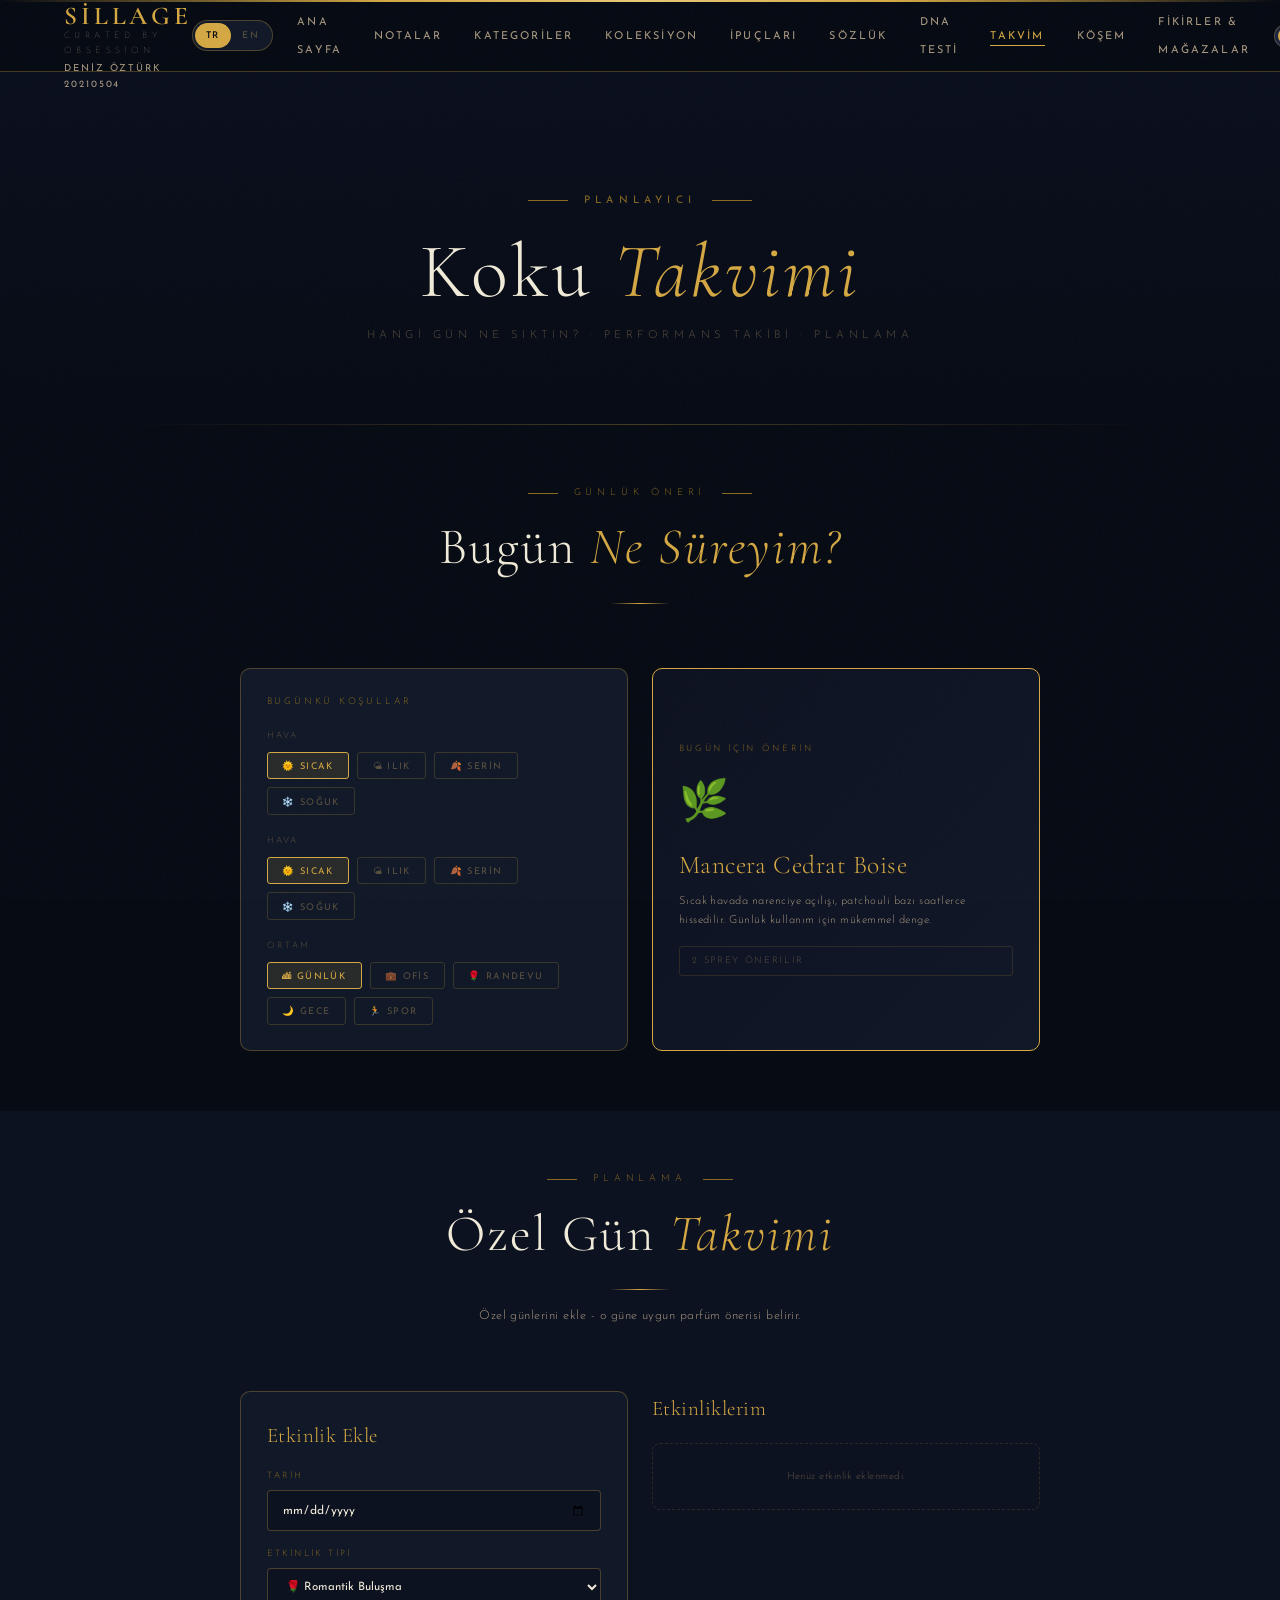
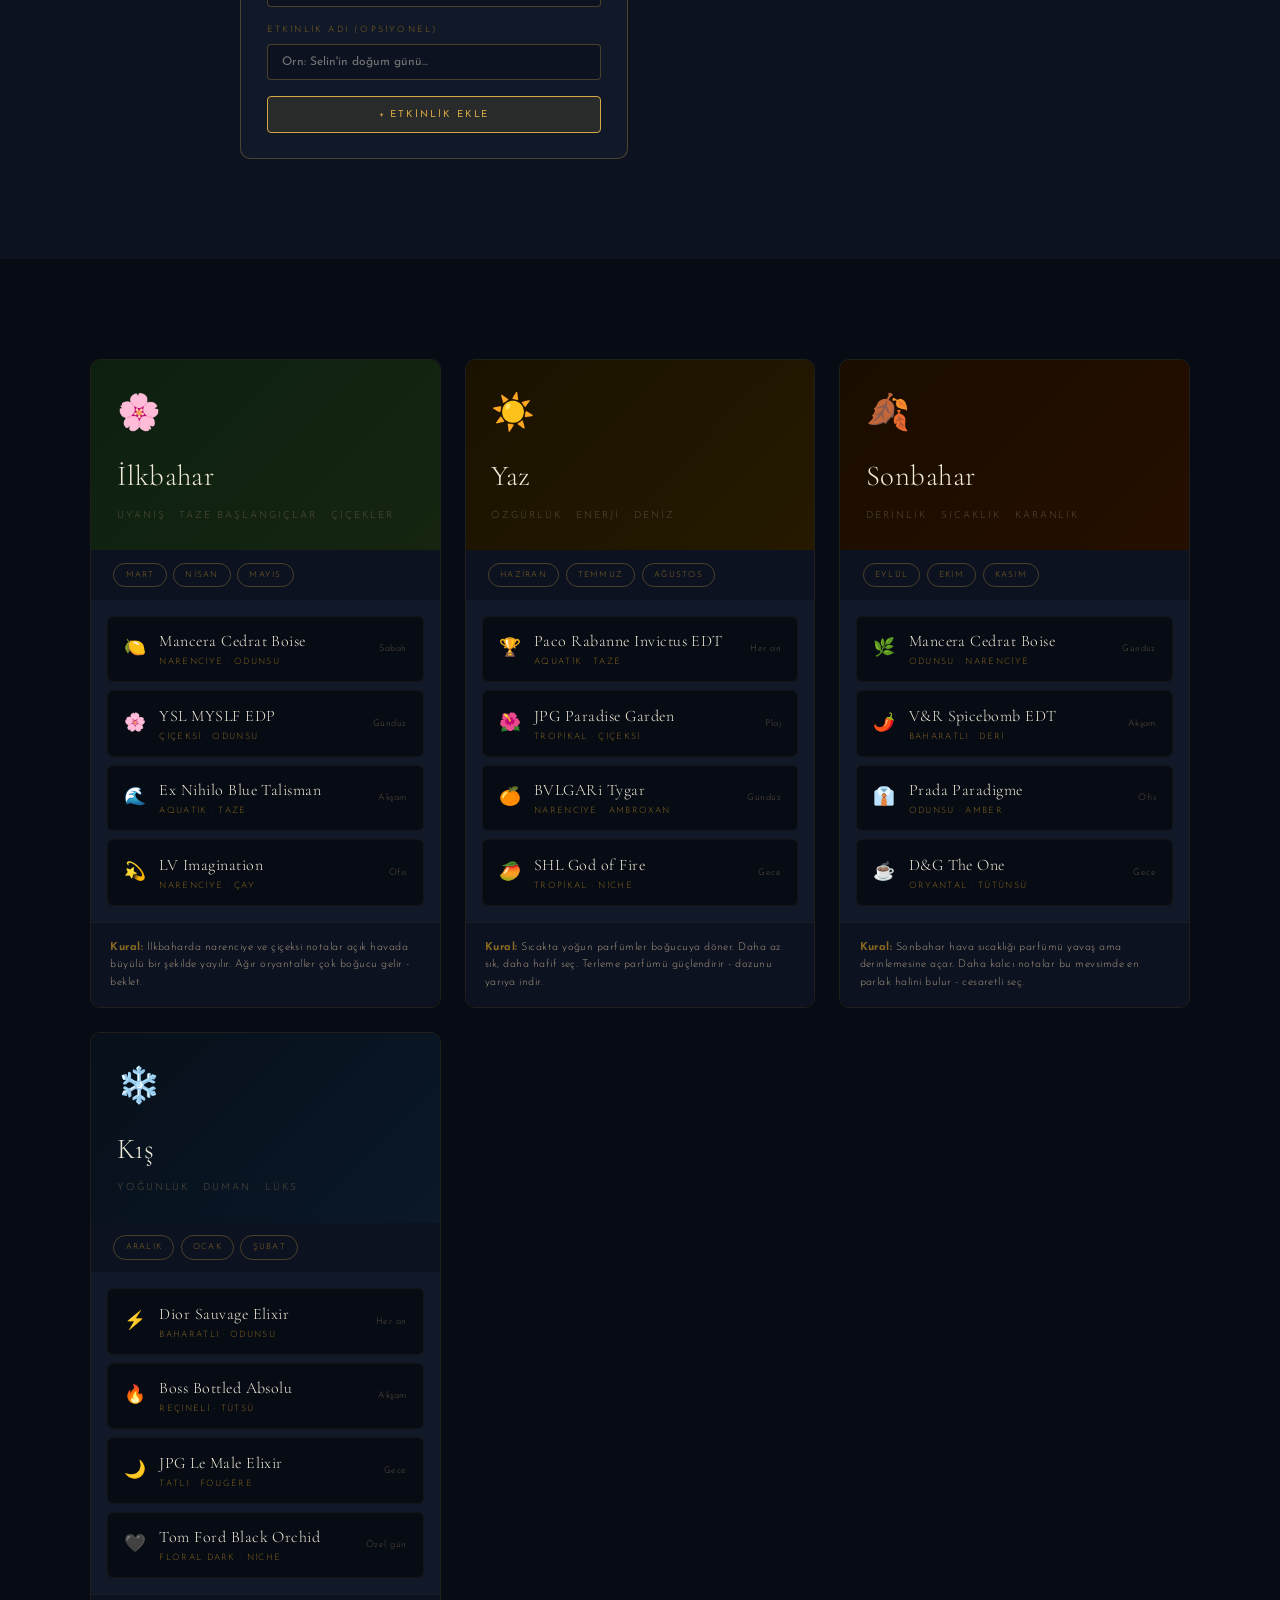
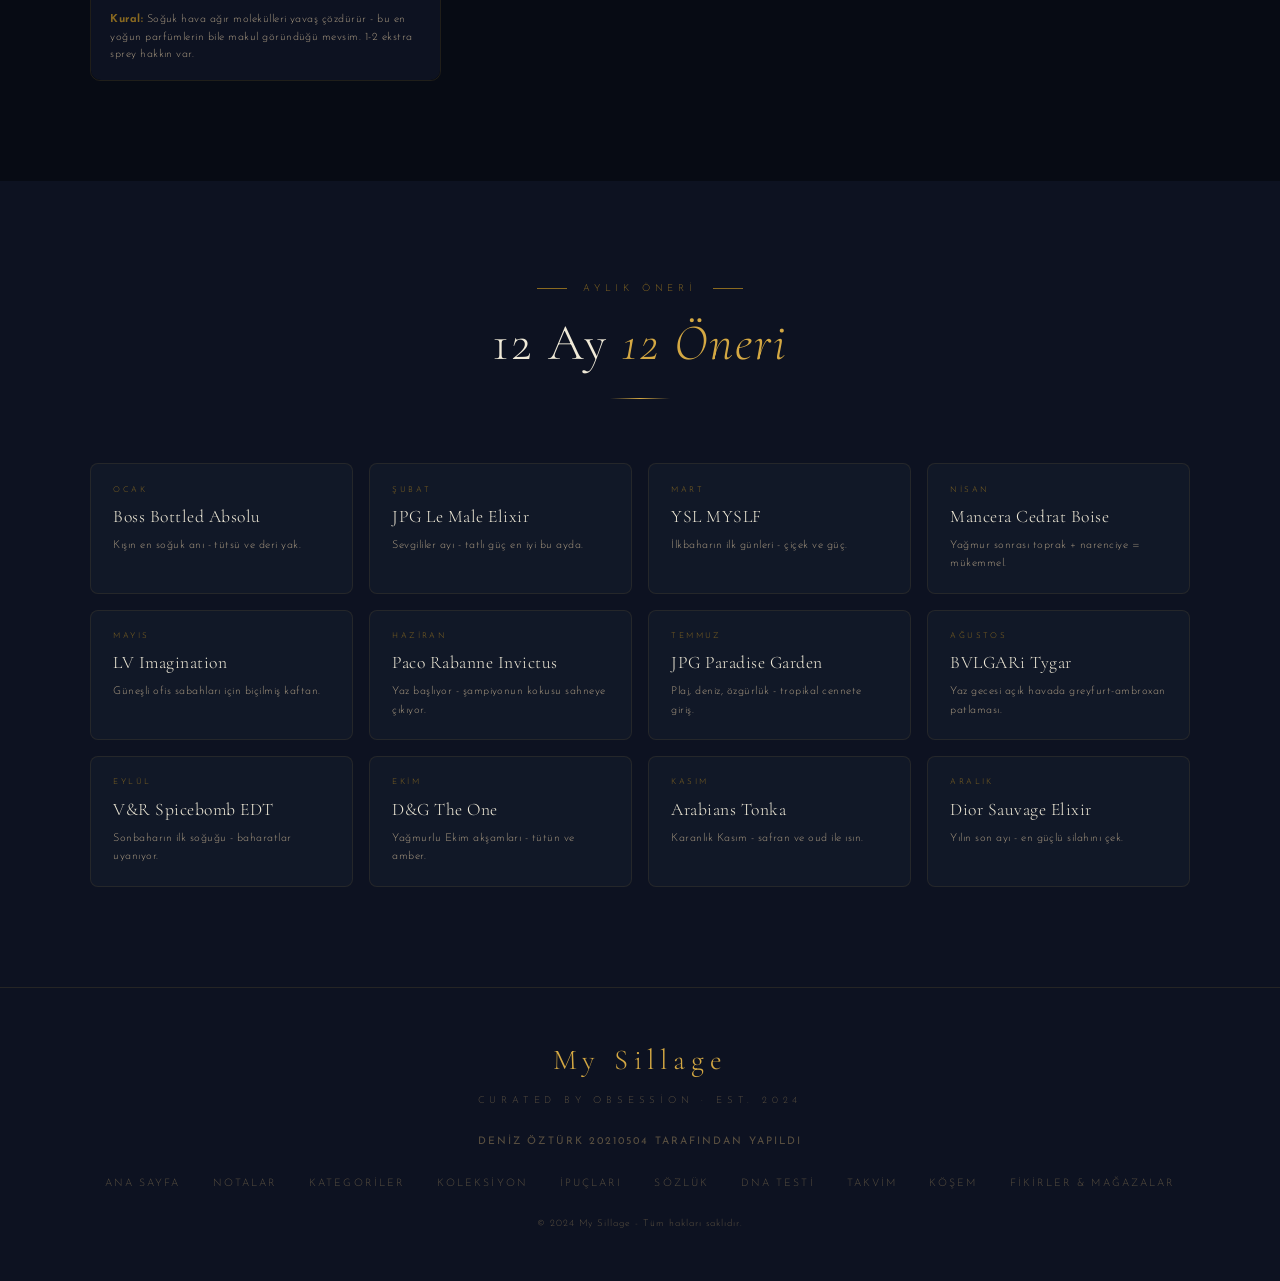
<file: AII006_PROJECT_Deniz_Ozturk_20210504/takvim.html>
<!DOCTYPE html>
<html lang="tr">
<head>
  <meta charset="UTF-8"/>
  <meta name="viewport" content="width=device-width, initial-scale=1.0"/>
  <title>Mevsimlik Takvim - My Sillage</title>
  <link rel="stylesheet" href="css/style.css"/>
  <style>
    .today-btn {
      font-family: var(--font-ui); font-size: .58rem; letter-spacing: .15em;
      text-transform: uppercase; padding: .45rem .9rem;
      border: 1px solid rgba(212,168,67,.2); border-radius: 3px;
      color: var(--text-muted); cursor: pointer; background: none; transition: all .25s;
    }
    .today-btn:hover, .today-btn.active {
      border-color: var(--gold-bright); color: var(--gold-bright); background: var(--gold-subtle);
    }
  </style>
</head>
<body>
  <nav class="navbar">
    <a href="index.html" class="navbar-brand">
      <span class="brand-main">My Sillage</span>
      <span class="brand-sub">Curated by Obsession</span>
      <span class="brand-author">Deniz Öztürk 20210504</span>
    </a>
    <div class="nav-right">
      <div class="lang-toggle" onclick="toggleLanguage()" title="Dil Değiştir / Change Language" data-tr-title="Dil Değiştir / Change Language" data-en-title="Change Language / Dil Değiştir">
        <span class="lang-btn lang-btn-tr">TR</span>
        <span class="lang-btn lang-btn-en">EN</span>
      </div>
      <ul class="nav-links" id="navLinks">
        <li><a href="index.html" data-tr="Ana Sayfa" data-en="Home">Ana Sayfa</a></li>
        <li><a href="notalar.html" data-tr="Notalar" data-en="Notes">Notalar</a></li>
        <li><a href="kategoriler.html" data-tr="Kategoriler" data-en="Categories">Kategoriler</a></li>
        <li><a href="koleksiyon.html" data-tr="Koleksiyon" data-en="Collection">Koleksiyon</a></li>
        <li><a href="ipuclari.html" data-tr="İpuçları" data-en="Tips">İpuçları</a></li>
        <li><a href="sozluk.html" data-tr="Sözlük" data-en="Glossary">Sözlük</a></li>
        <li><a href="test.html" data-tr="DNA Testi" data-en="DNA Test">DNA Testi</a></li>
        <li><a href="takvim.html" class="active" data-tr="Takvim" data-en="Calendar">Takvim</a></li>
        <li><a href="koleksiyonum.html" data-tr="Köşem" data-en="My Corner">Köşem</a></li>
        <li><a href="iletisim.html" data-tr="Fikirler &amp; Mağazalar" data-en="Ideas &amp; Stores">Fikirler &amp; Mağazalar</a></li>
      </ul>
      <div class="theme-toggle" onclick="toggleTheme()" title="Tema Değiştir" data-tr-title="Tema Değiştir" data-en-title="Toggle Theme">
        <div class="theme-toggle-track"><div class="theme-toggle-thumb"></div></div>
        <span class="theme-toggle-icon" id="themeIcon">☀️</span>
      </div>
      <div class="hamburger" onclick="toggleMenu()"><span></span><span></span><span></span></div>
    </div>
  </nav>

  <div class="page-wrapper">
    <div class="page-hero">
      <div class="hero-eyebrow" style="justify-content:center;margin-bottom:1rem;" data-tr="Planlayıcı" data-en="Planner">Planlayıcı</div>
      <h1 class="page-hero-title" data-tr="Koku <em>Takvimi</em>" data-en="Fragrance <em>Calendar</em>">Koku <em>Takvimi</em></h1>
      <p class="page-hero-sub" data-tr="Hangi gün ne sıktın? · Performans takibi · Planlama" data-en="What did you wear today? · Performance tracking · Planning">Hangi gün ne sıktın? · Performans takibi · Planlama</p>
    </div>



    <section class="section" style="padding-top:60px;padding-bottom:60px;">
      <div class="section-header reveal">
        <div class="section-eyebrow" data-tr="Günlük Öneri" data-en="Daily Suggestion">Günlük Öneri</div>
        <h2 class="section-title" data-tr="Bugün <em>Ne Süreyim?</em>" data-en="What to <em>Wear Today?</em>">Bugün <em>Ne Süreyim?</em></h2>
        <div class="section-divider"></div>
      </div>

      <div style="max-width:800px;margin:0 auto;display:grid;grid-template-columns:1fr 1fr;gap:1.5rem;" class="reveal">


        <div style="background:var(--bg-card);border:1px solid var(--gold-border);border-radius:10px;padding:1.6rem;display:flex;flex-direction:column;gap:1.2rem;">
          <div style="font-size:.58rem;letter-spacing:.3em;text-transform:uppercase;color:var(--gold-dim);" data-tr="Bugünkü Koşullar" data-en="Today's Conditions">Bugünkü Koşullar</div>

          <div>
            <div style="font-size:.55rem;letter-spacing:.25em;text-transform:uppercase;color:var(--text-muted);margin-bottom:.5rem;" data-tr="Hava" data-en="Weather">Hava</div>
            <div style="display:flex;gap:.5rem;flex-wrap:wrap;" id="todayHava">
              <button class="today-btn active" data-hava="sicak" onclick="todaySelect(this,'hava')">🌞 Sıcak</button>
              <button class="today-btn" data-hava="ilik" onclick="todaySelect(this,'hava')">🌤 Ilık</button>
              <button class="today-btn" data-hava="serin" onclick="todaySelect(this,'hava')">🍂 Serin</button>
              <button class="today-btn" data-hava="soguk" onclick="todaySelect(this,'hava')">❄️ Soğuk</button>
            </div>
          </div>

          <div>
            <div style="font-size:.55rem;letter-spacing:.25em;text-transform:uppercase;color:var(--text-muted);margin-bottom:.5rem;" data-tr="Hava" data-en="Weather">Hava</div>
            <div style="display:flex;gap:.5rem;flex-wrap:wrap;" id="todayHava">
              <button class="today-btn active" data-hava="sicak" onclick="todaySelect(this,'hava')" data-tr="🌞 Sıcak" data-en="🌞 Hot">🌞 Sıcak</button>
              <button class="today-btn" data-hava="ilik" onclick="todaySelect(this,'hava')" data-tr="🌤 Ilık" data-en="🌤 Warm">🌤 Ilık</button>
              <button class="today-btn" data-hava="serin" onclick="todaySelect(this,'hava')" data-tr="🍂 Serin" data-en="🍂 Cool">🍂 Serin</button>
              <button class="today-btn" data-hava="soguk" onclick="todaySelect(this,'hava')" data-tr="❄️ Soğuk" data-en="❄️ Cold">❄️ Soğuk</button>
            </div>
          </div>

          <div>
            <div style="font-size:.55rem;letter-spacing:.25em;text-transform:uppercase;color:var(--text-muted);margin-bottom:.5rem;" data-tr="Ortam" data-en="Environment">Ortam</div>
            <div style="display:flex;gap:.5rem;flex-wrap:wrap;" id="todayOrtam">
              <button class="today-btn active" data-ortam="gunluk" onclick="todaySelect(this,'ortam')" data-tr="🏙 Günlük" data-en="🏙 Daily">🏙 Günlük</button>
              <button class="today-btn" data-ortam="ofis" onclick="todaySelect(this,'ortam')" data-tr="💼 Ofis" data-en="💼 Office">💼 Ofis</button>
              <button class="today-btn" data-ortam="randevu" onclick="todaySelect(this,'ortam')" data-tr="🌹 Randevu" data-en="🌹 Date">🌹 Randevu</button>
              <button class="today-btn" data-ortam="gece" onclick="todaySelect(this,'ortam')" data-tr="🌙 Gece" data-en="🌙 Night">🌙 Gece</button>
              <button class="today-btn" data-ortam="spor" onclick="todaySelect(this,'ortam')" data-tr="🏃 Spor" data-en="🏃 Sport">🏃 Spor</button>
            </div>
          </div>
        </div>


        <div style="background:linear-gradient(135deg,#0d1221,#111827);border:1px solid var(--gold-bright);border-radius:10px;padding:1.6rem;display:flex;flex-direction:column;justify-content:center;gap:.8rem;">
          <div style="font-size:.55rem;letter-spacing:.3em;text-transform:uppercase;color:var(--gold-dim);" data-tr="Bugün için önerin" data-en="Your recommendation for today">Bugün için önerin</div>
          <div style="font-size:2.5rem;" id="todayIcon">🌿</div>
          <div style="font-family:var(--font-display);font-size:1.6rem;color:var(--gold-bright);line-height:1.1;" id="todayName">Mancera Cedrat Boise</div>
          <div style="font-size:.7rem;color:var(--text-secondary);line-height:1.7;" id="todayReason" data-tr="Sıcak havada narenciye açılışı, patchouli bazı saatlerce hissedilir. Günlük kullanım için mükemmel denge." data-en="Citrus opening in hot weather, patchouli base felt for hours. Perfect balance for daily use.">Sıcak havada narenciye açılışı, patchouli bazı saatlerce hissedilir. Günlük kullanım için mükemmel denge.</div>
          <div style="font-size:.58rem;letter-spacing:.18em;text-transform:uppercase;color:var(--text-muted);padding:.4rem .8rem;border:1px solid rgba(212,168,67,.15);border-radius:3px;display:inline-block;margin-top:.2rem;" id="todaySprey" data-tr="2 sprey önerilir" data-en="2 sprays recommended">2 sprey önerilir</div>
        </div>

      </div>
    </section>


    <section class="section" style="background:var(--bg-secondary);padding-top:60px;">
      <div class="section-header reveal">
        <div class="section-eyebrow" data-tr="Planlama" data-en="Planning">Planlama</div>
        <h2 class="section-title" data-tr="Özel Gün <em>Takvimi</em>" data-en="Special Day <em>Calendar</em>">Özel Gün <em>Takvimi</em></h2>
        <div class="section-divider"></div>
        <p style="font-size:.78rem;color:var(--text-secondary);margin-top:1rem;" data-tr="Özel günlerini ekle - o güne uygun parfüm önerisi belirir." data-en="Add your special days - perfume recommendations appear for that day.">Özel günlerini ekle - o güne uygun parfüm önerisi belirir.</p>
      </div>

      <div style="max-width:800px;margin:0 auto;display:grid;grid-template-columns:1fr 1fr;gap:1.5rem;align-items:start;">

        <div style="background:var(--bg-card);border:1px solid var(--gold-border);border-radius:10px;padding:1.6rem;display:flex;flex-direction:column;gap:1rem;">
          <div style="font-family:var(--font-display);font-size:1.3rem;color:var(--gold-bright);" data-tr="Etkinlik Ekle" data-en="Add Event">Etkinlik Ekle</div>

          <div>
            <label style="font-size:.55rem;letter-spacing:.25em;text-transform:uppercase;color:var(--gold-dim);display:block;margin-bottom:.4rem;" data-tr="Tarih" data-en="Date">Tarih</label>
            <input type="date" id="eventDate" style="width:100%;background:var(--bg-secondary);border:1px solid var(--gold-border);border-radius:4px;color:var(--text-primary);font-family:var(--font-ui);font-size:.75rem;padding:.7rem .9rem;outline:none;"/>
          </div>

          <div>
            <label style="font-size:.55rem;letter-spacing:.25em;text-transform:uppercase;color:var(--gold-dim);display:block;margin-bottom:.4rem;" data-tr="Etkinlik Tipi" data-en="Event Type">Etkinlik Tipi</label>
            <select id="eventType" style="width:100%;background:var(--bg-secondary);border:1px solid var(--gold-border);border-radius:4px;color:var(--text-primary);font-family:var(--font-ui);font-size:.72rem;padding:.7rem .9rem;cursor:pointer;outline:none;">
              <option value="romantik" data-tr="🌹 Romantik Buluşma" data-en="🌹 Romantic Date">🌹 Romantik Buluşma</option>
              <option value="is" data-tr="💼 İş Görüşmesi" data-en="💼 Job Interview">💼 İş Görüşmesi</option>
              <option value="gece" data-tr="🎭 Gece Etkinliği" data-en="🎭 Night Event">🎭 Gece Etkinliği</option>
              <option value="dogumgunu" data-tr="🎂 Doğum Günü" data-en="🎂 Birthday">🎂 Doğum Günü</option>
              <option value="spor" data-tr="🏃 Spor / Outdoor" data-en="🏃 Sport / Outdoor">🏃 Spor / Outdoor</option>
              <option value="resmi" data-tr="🎩 Resmi Davet" data-en="🎩 Formal Event">🎩 Resmi Davet</option>
            </select>
          </div>

          <div>
            <label style="font-size:.55rem;letter-spacing:.25em;text-transform:uppercase;color:var(--gold-dim);display:block;margin-bottom:.4rem;" data-tr="Etkinlik Adı (opsiyonel)" data-en="Event Name (optional)">Etkinlik Adı (opsiyonel)</label>
            <input type="text" id="eventName" placeholder="Örn: Selin'in doğum günü..." data-tr-placeholder="Örn: Selin'in doğum günü..." data-en-placeholder="e.g.: Selin's birthday..." style="width:100%;background:var(--bg-secondary);border:1px solid var(--gold-border);border-radius:4px;color:var(--text-primary);font-family:var(--font-ui);font-size:.75rem;padding:.7rem .9rem;outline:none;"/>
          </div>

          <button type="button" onclick="addNewEvent()" style="background:var(--gold-subtle);border:1px solid var(--gold-bright);color:var(--gold-bright);font-family:var(--font-ui);font-size:.6rem;letter-spacing:.2em;text-transform:uppercase;padding:.8rem;border-radius:4px;cursor:pointer;transition:all .3s;" onmouseover="this.style.background='var(--gold-bright)';this.style.color='var(--bg-primary)'" onmouseout="this.style.background='var(--gold-subtle)';this.style.color='var(--gold-bright)'" data-tr="+ Etkinlik Ekle" data-en="+ Add Event">
            + Etkinlik Ekle
          </button>
        </div>


        <div>
          <div style="font-family:var(--font-display);font-size:1.3rem;color:var(--gold-bright);margin-bottom:1rem;" data-tr="Etkinliklerim" data-en="My Events">Etkinliklerim</div>
          <div id="eventList" style="display:flex;flex-direction:column;gap:.7rem;">
            <div style="font-size:.65rem;color:var(--text-muted);text-align:center;padding:1.5rem;border:1px dashed rgba(212,168,67,.15);border-radius:8px;" data-tr="Henüz etkinlik eklenmedi." data-en="No events added yet.">Henüz etkinlik eklenmedi.</div>
          </div>
        </div>
      </div>
    </section>


    <section class="section">
      <div class="season-grid">


        <div class="season-card season-ilkbahar reveal">
          <div class="season-header">
            <div class="season-icon">🌸</div>
            <div class="season-name" data-tr="İlkbahar" data-en="Spring">İlkbahar</div>
            <div class="season-motto" data-tr="Uyanış · Taze Başlangıçlar · Çiçekler" data-en="Awakening · Fresh Beginnings · Flowers">Uyanış · Taze Başlangıçlar · Çiçekler</div>
          </div>
          <div class="season-months">
            <span class="month-pill" data-tr="Mart" data-en="March">Mart</span>
            <span class="month-pill" data-tr="Nisan" data-en="April">Nisan</span>
            <span class="month-pill" data-tr="Mayıs" data-en="May">Mayıs</span>
          </div>
          <div class="season-perfumes">
            <div class="sp-item">
              <span class="sp-icon">🍋</span>
              <div class="sp-body">
                <div class="sp-name">Mancera Cedrat Boise</div>
                <div class="sp-family" data-tr="Narenciye · Odunsu" data-en="Citrus · Woody">Narenciye · Odunsu</div>
              </div>
              <span class="sp-when" data-tr="Sabah" data-en="Morning">Sabah</span>
            </div>
            <div class="sp-item">
              <span class="sp-icon">🌸</span>
              <div class="sp-body">
                <div class="sp-name">YSL MYSLF EDP</div>
                <div class="sp-family" data-tr="Çiçeksi · Odunsu" data-en="Floral · Woody">Çiçeksi · Odunsu</div>
              </div>
              <span class="sp-when" data-tr="Gündüz" data-en="Daytime">Gündüz</span>
            </div>
            <div class="sp-item">
              <span class="sp-icon">🌊</span>
              <div class="sp-body">
                <div class="sp-name">Ex Nihilo Blue Talisman</div>
                <div class="sp-family" data-tr="Aquatik · Taze" data-en="Aquatic · Fresh">Aquatik · Taze</div>
              </div>
              <span class="sp-when" data-tr="Akşam" data-en="Evening">Akşam</span>
            </div>
            <div class="sp-item">
              <span class="sp-icon">💫</span>
              <div class="sp-body">
                <div class="sp-name">LV Imagination</div>
                <div class="sp-family" data-tr="Narenciye · Çay" data-en="Citrus · Tea">Narenciye · Çay</div>
              </div>
              <span class="sp-when" data-tr="Ofis" data-en="Office">Ofis</span>
            </div>
          </div>
          <div class="season-tip" data-tr="<strong>Kural:</strong> İlkbaharda narenciye ve çiçeksi notalar açık havada büyülü bir şekilde yayılır. Ağır oryantaller çok boğucu gelir - beklet." data-en="<strong>Rule:</strong> In spring, citrus and floral notes spread magically outdoors. Heavy orientals feel too suffocating - keep them for later."><strong>Kural:</strong> İlkbaharda narenciye ve çiçeksi notalar açık havada büyülü bir şekilde yayılır. Ağır oryantaller çok boğucu gelir - beklet.</div>
        </div>


        <div class="season-card season-yaz reveal delay-1">
          <div class="season-header">
            <div class="season-icon">☀️</div>
            <div class="season-name" data-tr="Yaz" data-en="Summer">Yaz</div>
            <div class="season-motto" data-tr="Özgürlük · Enerji · Deniz" data-en="Freedom · Energy · Marine">Özgürlük · Enerji · Deniz</div>
          </div>
          <div class="season-months">
            <span class="month-pill" data-tr="Haziran" data-en="June">Haziran</span>
            <span class="month-pill" data-tr="Temmuz" data-en="July">Temmuz</span>
            <span class="month-pill" data-tr="Ağustos" data-en="August">Ağustos</span>
          </div>
          <div class="season-perfumes">
            <div class="sp-item">
              <span class="sp-icon">🏆</span>
              <div class="sp-body">
                <div class="sp-name">Paco Rabanne Invictus EDT</div>
                <div class="sp-family" data-tr="Aquatik · Taze" data-en="Aquatic · Fresh">Aquatik · Taze</div>
              </div>
              <span class="sp-when" data-tr="Her an" data-en="Anytime">Her an</span>
            </div>
            <div class="sp-item">
              <span class="sp-icon">🌺</span>
              <div class="sp-body">
                <div class="sp-name">JPG Paradise Garden</div>
                <div class="sp-family" data-tr="Tropikal · Çiçeksi" data-en="Tropical · Floral">Tropikal · Çiçeksi</div>
              </div>
              <span class="sp-when" data-tr="Plaj" data-en="Beach">Plaj</span>
            </div>
            <div class="sp-item">
              <span class="sp-icon">🍊</span>
              <div class="sp-body">
                <div class="sp-name">BVLGARi Tygar</div>
                <div class="sp-family" data-tr="Narenciye · Ambroxan" data-en="Citrus · Ambroxan">Narenciye · Ambroxan</div>
              </div>
              <span class="sp-when" data-tr="Gündüz" data-en="Daytime">Gündüz</span>
            </div>
            <div class="sp-item">
              <span class="sp-icon">🥭</span>
              <div class="sp-body">
                <div class="sp-name">SHL God of Fire</div>
                <div class="sp-family" data-tr="Tropikal · Niche" data-en="Tropical · Niche">Tropikal · Niche</div>
              </div>
              <span class="sp-when" data-tr="Gece" data-en="Night">Gece</span>
            </div>
          </div>
          <div class="season-tip" data-tr="<strong>Kural:</strong> Sıcakta yoğun parfümler boğucuya döner. Daha az sık, daha hafif seç. Terleme parfümü güçlendirir - dozunu yarıya indir." data-en="<strong>Rule:</strong> In heat, intense perfumes turn suffocating. Spray less, choose lighter. Sweating strengthens the perfume - cut the dose in half."><strong>Kural:</strong> Sıcakta yoğun parfümler boğucuya döner. Daha az sık, daha hafif seç. Terleme parfümü güçlendirir - dozunu yarıya indir.</div>
        </div>


        <div class="season-card season-sonbahar reveal delay-2">
          <div class="season-header">
            <div class="season-icon">🍂</div>
            <div class="season-name" data-tr="Sonbahar" data-en="Autumn">Sonbahar</div>
            <div class="season-motto" data-tr="Derinlik · Sıcaklık · Karanlık" data-en="Depth · Warmth · Darkness">Derinlik · Sıcaklık · Karanlık</div>
          </div>
          <div class="season-months">
            <span class="month-pill" data-tr="Eylül" data-en="September">Eylül</span>
            <span class="month-pill" data-tr="Ekim" data-en="October">Ekim</span>
            <span class="month-pill" data-tr="Kasım" data-en="November">Kasım</span>
          </div>
          <div class="season-perfumes">
            <div class="sp-item">
              <span class="sp-icon">🌿</span>
              <div class="sp-body">
                <div class="sp-name">Mancera Cedrat Boise</div>
                <div class="sp-family" data-tr="Odunsu · Narenciye" data-en="Woody · Citrus">Odunsu · Narenciye</div>
              </div>
              <span class="sp-when" data-tr="Gündüz" data-en="Daytime">Gündüz</span>
            </div>
            <div class="sp-item">
              <span class="sp-icon">🌶️</span>
              <div class="sp-body">
                <div class="sp-name">V&R Spicebomb EDT</div>
                <div class="sp-family" data-tr="Baharatlı · Deri" data-en="Spicy · Leather">Baharatlı · Deri</div>
              </div>
              <span class="sp-when" data-tr="Akşam" data-en="Evening">Akşam</span>
            </div>
            <div class="sp-item">
              <span class="sp-icon">👔</span>
              <div class="sp-body">
                <div class="sp-name">Prada Paradigme</div>
                <div class="sp-family" data-tr="Odunsu · Amber" data-en="Woody · Amber">Odunsu · Amber</div>
              </div>
              <span class="sp-when" data-tr="Ofis" data-en="Office">Ofis</span>
            </div>
            <div class="sp-item">
              <span class="sp-icon">☕</span>
              <div class="sp-body">
                <div class="sp-name">D&G The One</div>
                <div class="sp-family" data-tr="Oryantal · Tütünsü" data-en="Oriental · Tobacco">Oryantal · Tütünsü</div>
              </div>
              <span class="sp-when" data-tr="Gece" data-en="Night">Gece</span>
            </div>
          </div>
          <div class="season-tip" data-tr="<strong>Kural:</strong> Sonbahar hava sıcaklığı parfümü yavaş ama derinlemesine açar. Daha kalıcı notalar bu mevsimde en parlak halini bulur - cesaretli seç." data-en="<strong>Rule:</strong> Autumn air temperature opens the perfume slowly but deeply. More lasting notes find their brightest state in this season - choose boldly."><strong>Kural:</strong> Sonbahar hava sıcaklığı parfümü yavaş ama derinlemesine açar. Daha kalıcı notalar bu mevsimde en parlak halini bulur - cesaretli seç.</div>
        </div>


        <div class="season-card season-kis reveal delay-3">
          <div class="season-header">
            <div class="season-icon">❄️</div>
            <div class="season-name" data-tr="Kış" data-en="Winter">Kış</div>
            <div class="season-motto" data-tr="Yoğunluk · Duman · Lüks" data-en="Intensity · Smoke · Luxury">Yoğunluk · Duman · Lüks</div>
          </div>
          <div class="season-months">
            <span class="month-pill" data-tr="Aralık" data-en="December">Aralık</span>
            <span class="month-pill" data-tr="Ocak" data-en="January">Ocak</span>
            <span class="month-pill" data-tr="Şubat" data-en="February">Şubat</span>
          </div>
          <div class="season-perfumes">
            <div class="sp-item">
              <span class="sp-icon">⚡</span>
              <div class="sp-body">
                <div class="sp-name">Dior Sauvage Elixir</div>
                <div class="sp-family" data-tr="Baharatlı · Odunsu" data-en="Spicy · Woody">Baharatlı · Odunsu</div>
              </div>
              <span class="sp-when" data-tr="Her an" data-en="Anytime">Her an</span>
            </div>
            <div class="sp-item">
              <span class="sp-icon">🔥</span>
              <div class="sp-body">
                <div class="sp-name">Boss Bottled Absolu</div>
                <div class="sp-family" data-tr="Reçineli · Tütsü" data-en="Resinous · Incense">Reçineli · Tütsü</div>
              </div>
              <span class="sp-when" data-tr="Akşam" data-en="Evening">Akşam</span>
            </div>
            <div class="sp-item">
              <span class="sp-icon">🌙</span>
              <div class="sp-body">
                <div class="sp-name">JPG Le Male Elixir</div>
                <div class="sp-family" data-tr="Tatlı · Fougère" data-en="Sweet · Fougère">Tatlı · Fougère</div>
              </div>
              <span class="sp-when" data-tr="Gece" data-en="Night">Gece</span>
            </div>
            <div class="sp-item">
              <span class="sp-icon">🖤</span>
              <div class="sp-body">
                <div class="sp-name">Tom Ford Black Orchid</div>
                <div class="sp-family" data-tr="Floral Dark · Niche" data-en="Floral Dark · Niche">Floral Dark · Niche</div>
              </div>
              <span class="sp-when" data-tr="Özel gün" data-en="Special occasion">Özel gün</span>
            </div>
          </div>
          <div class="season-tip" data-tr="<strong>Kural:</strong> Soğuk hava ağır molekülleri yavaş çözdürür - bu en yoğun parfümlerin bile makul göründüğü mevsim. 1-2 ekstra sprey hakkın var." data-en="<strong>Rule:</strong> Cold air dissolves heavy molecules slowly - this is the season where even the most intense perfumes look reasonable. You have 1-2 extra spray rights."><strong>Kural:</strong> Soğuk hava ağır molekülleri yavaş çözdürür - bu en yoğun parfümlerin bile makul göründüğü mevsim. 1-2 ekstra sprey hakkın var.</div>
        </div>

      </div>
    </section>


    <section class="section" style="background:var(--bg-secondary);">
      <div class="section-header reveal">
        <div class="section-eyebrow" data-tr="Aylık Öneri" data-en="Monthly Suggestion">Aylık Öneri</div>
        <h2 class="section-title" data-tr="12 Ay <em>12 Öneri</em>" data-en="12 Months <em>12 Suggestions</em>">12 Ay <em>12 Öneri</em></h2>
        <div class="section-divider"></div>
      </div>
      <div style="display:grid;grid-template-columns:repeat(auto-fill,minmax(220px,1fr));gap:1rem;max-width:1100px;margin:0 auto;">
        <div class="card reveal" style="padding:1.2rem 1.4rem;"><div style="font-size:.5rem;letter-spacing:.3em;text-transform:uppercase;color:var(--gold-dim);" data-tr="Ocak" data-en="January">Ocak</div><div class="card-title" style="font-size:1.1rem;margin:.3rem 0;">Boss Bottled Absolu</div><p class="card-text" style="font-size:.68rem;" data-tr="Kışın en soğuk anı - tütsü ve deri yak." data-en="The coldest moment of winter - burn incense and leather.">Kışın en soğuk anı - tütsü ve deri yak.</p></div>
        <div class="card reveal" style="padding:1.2rem 1.4rem;"><div style="font-size:.5rem;letter-spacing:.3em;text-transform:uppercase;color:var(--gold-dim);" data-tr="Şubat" data-en="February">Şubat</div><div class="card-title" style="font-size:1.1rem;margin:.3rem 0;">JPG Le Male Elixir</div><p class="card-text" style="font-size:.68rem;" data-tr="Sevgililer ayı - tatlı güç en iyi bu ayda." data-en="Valentine's month - sweet power is best this month.">Sevgililer ayı - tatlı güç en iyi bu ayda.</p></div>
        <div class="card reveal" style="padding:1.2rem 1.4rem;"><div style="font-size:.5rem;letter-spacing:.3em;text-transform:uppercase;color:var(--gold-dim);" data-tr="Mart" data-en="March">Mart</div><div class="card-title" style="font-size:1.1rem;margin:.3rem 0;">YSL MYSLF</div><p class="card-text" style="font-size:.68rem;" data-tr="İlkbaharın ilk günleri - çiçek ve güç." data-en="First days of spring - flowers and power.">İlkbaharın ilk günleri - çiçek ve güç.</p></div>
        <div class="card reveal" style="padding:1.2rem 1.4rem;"><div style="font-size:.5rem;letter-spacing:.3em;text-transform:uppercase;color:var(--gold-dim);" data-tr="Nisan" data-en="April">Nisan</div><div class="card-title" style="font-size:1.1rem;margin:.3rem 0;">Mancera Cedrat Boise</div><p class="card-text" style="font-size:.68rem;" data-tr="Yağmur sonrası toprak + narenciye = mükemmel." data-en="Soil after rain + citrus = perfect.">Yağmur sonrası toprak + narenciye = mükemmel.</p></div>
        <div class="card reveal" style="padding:1.2rem 1.4rem;"><div style="font-size:.5rem;letter-spacing:.3em;text-transform:uppercase;color:var(--gold-dim);" data-tr="Mayıs" data-en="May">Mayıs</div><div class="card-title" style="font-size:1.1rem;margin:.3rem 0;">LV Imagination</div><p class="card-text" style="font-size:.68rem;" data-tr="Güneşli ofis sabahları için biçilmiş kaftan." data-en="Perfect for sunny office mornings.">Güneşli ofis sabahları için biçilmiş kaftan.</p></div>
        <div class="card reveal" style="padding:1.2rem 1.4rem;"><div style="font-size:.5rem;letter-spacing:.3em;text-transform:uppercase;color:var(--gold-dim);" data-tr="Haziran" data-en="June">Haziran</div><div class="card-title" style="font-size:1.1rem;margin:.3rem 0;">Paco Rabanne Invictus</div><p class="card-text" style="font-size:.68rem;" data-tr="Yaz başlıyor - şampiyonun kokusu sahneye çıkıyor." data-en="Summer starts - the champion's scent takes the stage.">Yaz başlıyor - şampiyonun kokusu sahneye çıkıyor.</p></div>
        <div class="card reveal" style="padding:1.2rem 1.4rem;"><div style="font-size:.5rem;letter-spacing:.3em;text-transform:uppercase;color:var(--gold-dim);" data-tr="Temmuz" data-en="July">Temmuz</div><div class="card-title" style="font-size:1.1rem;margin:.3rem 0;">JPG Paradise Garden</div><p class="card-text" style="font-size:.68rem;" data-tr="Plaj, deniz, özgürlük - tropikal cennete giriş." data-en="Beach, sea, freedom - entry to tropical paradise.">Plaj, deniz, özgürlük - tropikal cennete giriş.</p></div>
        <div class="card reveal" style="padding:1.2rem 1.4rem;"><div style="font-size:.5rem;letter-spacing:.3em;text-transform:uppercase;color:var(--gold-dim);" data-tr="Ağustos" data-en="August">Ağustos</div><div class="card-title" style="font-size:1.1rem;margin:.3rem 0;">BVLGARi Tygar</div><p class="card-text" style="font-size:.68rem;" data-tr="Yaz gecesi açık havada greyfurt-ambroxan patlaması." data-en="Grapefruit-ambroxan blast outdoors on a summer night.">Yaz gecesi açık havada greyfurt-ambroxan patlaması.</p></div>
        <div class="card reveal" style="padding:1.2rem 1.4rem;"><div style="font-size:.5rem;letter-spacing:.3em;text-transform:uppercase;color:var(--gold-dim);" data-tr="Eylül" data-en="September">Eylül</div><div class="card-title" style="font-size:1.1rem;margin:.3rem 0;">V&R Spicebomb EDT</div><p class="card-text" style="font-size:.68rem;" data-tr="Sonbaharın ilk soğuğu - baharatlar uyanıyor." data-en="The first cold of autumn - spices are awakening.">Sonbaharın ilk soğuğu - baharatlar uyanıyor.</p></div>
        <div class="card reveal" style="padding:1.2rem 1.4rem;"><div style="font-size:.5rem;letter-spacing:.3em;text-transform:uppercase;color:var(--gold-dim);" data-tr="Ekim" data-en="October">Ekim</div><div class="card-title" style="font-size:1.1rem;margin:.3rem 0;">D&G The One</div><p class="card-text" style="font-size:.68rem;" data-tr="Yağmurlu Ekim akşamları - tütün ve amber." data-en="Rainy October evenings - tobacco and amber.">Yağmurlu Ekim akşamları - tütün ve amber.</p></div>
        <div class="card reveal" style="padding:1.2rem 1.4rem;"><div style="font-size:.5rem;letter-spacing:.3em;text-transform:uppercase;color:var(--gold-dim);" data-tr="Kasım" data-en="November">Kasım</div><div class="card-title" style="font-size:1.1rem;margin:.3rem 0;">Arabians Tonka</div><p class="card-text" style="font-size:.68rem;" data-tr="Karanlık Kasım - safran ve oud ile ısın." data-en="Dark November - warm up with saffron and oud.">Karanlık Kasım - safran ve oud ile ısın.</p></div>
        <div class="card reveal" style="padding:1.2rem 1.4rem;"><div style="font-size:.5rem;letter-spacing:.3em;text-transform:uppercase;color:var(--gold-dim);" data-tr="Aralık" data-en="December">Aralık</div><div class="card-title" style="font-size:1.1rem;margin:.3rem 0;">Dior Sauvage Elixir</div><p class="card-text" style="font-size:.68rem;" data-tr="Yılın son ayı - en güçlü silahını çek." data-en="The last month of the year - draw your strongest weapon.">Yılın son ayı - en güçlü silahını çek.</p></div>
      </div>
    </section>

  </div>

  <footer>
    <div class="footer-brand">My Sillage</div>
    <div class="footer-tagline" data-tr="Curated by Obsession · Est. 2024" data-en="Curated by Obsession · Est. 2024">Curated by Obsession · Est. 2024</div>
    <div class="footer-author" data-tr="Deniz Öztürk 20210504 tarafından yapıldı" data-en="by Deniz Öztürk 20210504">Deniz Öztürk 20210504 tarafından yapıldı</div>
    <nav class="footer-links">
      <a href="index.html" data-tr="Ana Sayfa" data-en="Home">Ana Sayfa</a><a href="notalar.html" data-tr="Notalar" data-en="Notes">Notalar</a>
      <a href="kategoriler.html" data-tr="Kategoriler" data-en="Categories">Kategoriler</a><a href="koleksiyon.html" data-tr="Koleksiyon" data-en="Collection">Koleksiyon</a>
      <a href="ipuclari.html" data-tr="İpuçları" data-en="Tips">İpuçları</a><a href="sozluk.html" data-tr="Sözlük" data-en="Glossary">Sözlük</a>
      <a href="test.html" data-tr="DNA Testi" data-en="DNA Test">DNA Testi</a><a href="takvim.html" data-tr="Takvim" data-en="Calendar">Takvim</a>
      <a href="koleksiyonum.html" data-tr="Köşem" data-en="My Corner">Köşem</a><a href="iletisim.html" data-tr="Fikirler &amp; Mağazalar" data-en="Ideas &amp; Stores">Fikirler &amp; Mağazalar</a>
    </nav>
    <p class="footer-copy" data-tr="© 2024 My Sillage - Tüm hakları saklıdır." data-en="© 2024 My Sillage - All rights reserved.">© 2024 My Sillage - Tüm hakları saklıdır.</p>
  </footer>

  <script src="js/main.js"></script>
  <script src="js/language.js"></script>
  <script>
            if (localStorage.getItem('theme') === 'light') { document.body.classList.add('light-mode'); const icon = document.getElementById('themeIcon'); if(icon) icon.textContent = '🌙'; }


    const todayState = { hava:'sicak', ortam:'gunluk' };
    const todayDB = {
      sicak:  { gunluk:{n:'Mancera Cedrat Boise',i:'🌿',r:{tr:'Sıcakta narenciye açılışı, derin patchouli bazı ile mükemmel denge.',en:'Citrus opening in heat, perfect balance with deep patchouli base.'},s:{tr:'2 sprey',en:'2 sprays'}},
                ofis:  {n:'LV Imagination',i:'💫',r:{tr:'Hafif ve zarif - ofiste kimseyi rahatsız etmez, ama fark edilirsin.',en:'Light and elegant - doesn\'t disturb anyone in the office, but you get noticed.'},s:{tr:'1-2 sprey',en:'1-2 sprays'}},
                randevu:{n:'YSL MYSLF EDP',i:'🌸',r:{tr:'Portakal çiçeği sıcakta büyüleyici açılır. Modern ve ilgi çekici.',en:'Orange blossom opens enchantingly in heat. Modern and interesting.'},s:{tr:'2 sprey',en:'2 sprays'}},
                gece:  {n:'SHL God of Fire',i:'🥭',r:{tr:'Tropikal yaz gecesi için efsanevi kombinezon - mango + oud.',en:'Legendary combination for tropical summer night - mango + oud.'},s:{tr:'1-2 sprey',en:'1-2 sprays'}},
                spor:  {n:'Paco Rabanne Invictus',i:'🏆',r:{tr:'Sıcakta taze aquatik notalar spor enerjisini artırır.',en:'Fresh aquatic notes in heat increase sport energy.'},s:{tr:'2 sprey',en:'2 sprays'}}},
      ilik:   { gunluk:{n:'BVLGARi Tygar',i:'🍋',r:{tr:'Greyfurt + ambroxan: ılık havanın en güzel parfümü.',en:'Grapefruit + ambroxan: the most beautiful perfume of warm weather.'},s:{tr:'2 sprey',en:'2 sprays'}},
                ofis:  {n:'Prada Paradigme',i:'👔',r:{tr:'Zarif balsemik yapı ofis için biçilmiş kaftan.',en:'Elegant balsamic structure is perfect for the office.'},s:{tr:'2 sprey',en:'2 sprays'}},
                randevu:{n:'JPG Paradise Garden',i:'🌺',r:{tr:'Tropikal çiçekli açılış ılık havada uzun süre kalır.',en:'Tropical floral opening lasts a long time in warm weather.'},s:{tr:'2 sprey',en:'2 sprays'}},
                gece:  {n:'D&G The One',i:'☕',r:{tr:'Ilık gece + amber + tütün = romantizmin kokusu.',en:'Warm night + amber + tobacco = the scent of romance.'},s:{tr:'2-3 sprey',en:'2-3 sprays'}},
                spor:  {n:'Ex Nihilo Blue Talisman',i:'🌊',r:{tr:'Aquatik ve ferah - ılık havada mükemmel.',en:'Aquatic and fresh - perfect in warm weather.'},s:{tr:'2 sprey',en:'2 sprays'}}},
      serin:  { gunluk:{n:'V&R Spicebomb EDT',i:'🌶️',r:{tr:'Serin havanın baharatları açması için ideal an.',en:'Ideal moment for cool air to open up spices.'},s:{tr:'3 sprey',en:'3 sprays'}},
                ofis:  {n:'Mancera Cedrat Boise',i:'🌿',r:{tr:'Sonbahar ofisi için her zaman güvenli ve rafine.',en:'Always safe and refined for the autumn office.'},s:{tr:'2 sprey',en:'2 sprays'}},
                randevu:{n:'Montale Arabians Tonka',i:'⚫',r:{tr:'Safran + oud serin havada sizi sarmalar.',en:'Saffron + oud wraps around you in cool weather.'},s:{tr:'2 sprey',en:'2 sprays'}},
                gece:  {n:'Boss Bottled Absolu',i:'🔥',r:{tr:'Frankincense serin gecede en güçlü halini sergiler.',en:'Frankincense displays its strongest form on a cool night.'},s:{tr:'2-3 sprey',en:'2-3 sprays'}},
                spor:  {n:'Paco Rabanne Invictus',i:'🏆',r:{tr:'Serin havada aquatik notalar yine de taze kalır.',en:'Aquatic notes still stay fresh in cool weather.'},s:{tr:'2 sprey',en:'2 sprays'}}},
      soguk:  { gunluk:{n:'Dior Sauvage Elixir',i:'⚡',r:{tr:'Soğuk hava + Elixir = mükemmel yavaş açılım. Gün boyunca kalır.',en:'Cold air + Elixir = perfect slow evolution. Stays throughout the day.'},s:{tr:'2 sprey',en:'2 sprays'}},
                ofis:  {n:'Prada Paradigme',i:'👔',r:{tr:'Soğuk ofis sabahı için sıcak balsemik yapı.',en:'Warm balsamic structure for a cold office morning.'},s:{tr:'2 sprey',en:'2 sprays'}},
                randevu:{n:'JPG Le Male Elixir',i:'🌙',r:{tr:'Tatlı + derin + soğuk kış = romantizmin en güçlü hali.',en:'Sweet + deep + cold winter = strongest form of romance.'},s:{tr:'1 sprey',en:'1 spray'}},
                gece:  {n:'Tom Ford Black Orchid',i:'🖤',r:{tr:'Soğuk kış gecesi ve Black Orchid: unutulmaz bir kombinasyon.',en:'Cold winter night and Black Orchid: an unforgettable combination.'},s:{tr:'2 sprey',en:'2 sprays'}},
                spor:  {n:'BVLGARi Tygar',i:'🍋',r:{tr:'Soğukta greyfurt + vetiver canlılığı yüksek tutar.',en:'Grapefruit + vetiver in cold weather keeps vitality high.'},s:{tr:'3 sprey',en:'3 sprays'}}}
    };

    function todaySelect(btn, group) {
      btn.parentElement.querySelectorAll('.today-btn').forEach(b => b.classList.remove('active'));
      btn.classList.add('active');
      todayState[group] = btn.getAttribute('data-' + group);
      updateToday();
    }
    window.todaySelect = todaySelect;

    function updateToday() {
      const lang = (typeof getCurrentLanguage === 'function') ? getCurrentLanguage() : 'tr';
      const rec = todayDB[todayState.hava]?.[todayState.ortam];
      if (!rec) return;
      document.getElementById('todayIcon').textContent = rec.i;
      document.getElementById('todayName').textContent = rec.n;
      document.getElementById('todayReason').textContent = rec.r[lang];
      document.getElementById('todaySprey').textContent = rec.s[lang] + (lang === 'en' ? ' recommended' : ' önerilir');
    }


    const eventParfums = {
      romantik: { p:'JPG Le Male Elixir',   why:{tr:'Tatlı, sarmalayan, yakın mesafede sizi unutulmaz kılar.',en:'Sweet, enveloping, makes you unforgettable at close range.'} },
      is:       { p:'Mancera Cedrat Boise',  why:{tr:'Güçlü ama agresif değil - mesleki güven verir.',en:'Strong but not aggressive - gives professional confidence.'} },
      gece:     { p:'Tom Ford Black Orchid', why:{tr:'Gece etkinlikleri için karanlık ve büyüleyici.',en:'Dark and enchanting for night events.'} },
      dogumgunu:{ p:'Montale Arabians Tonka',why:{tr:'Kutlama enerjisine uygun sıcak ve neşeli oryantal.',en:'Warm and cheerful oriental suitable for celebration energy.'} },
      spor:     { p:'Paco Rabanne Invictus', why:{tr:'Şampiyon enerjisi - spor ortamlarında öne çıkar.',en:'Champion energy - stands out in sport environments.'} },
      resmi:    { p:'Dior Sauvage Elixir',  why:{tr:'Herkesin tanıdığı otoriter güç - resmi davetlerde zirve.',en:'Authoritative power recognized by everyone - peak at formal events.'} },
    };

    let storedEvents = localStorage.getItem('parfumEvents');
    let events = [];
    try {
      events = JSON.parse(storedEvents) || [];
      if (!Array.isArray(events)) events = [];
    } catch(e) {
      events = [];
    }

    window.addNewEvent = function() {
      const date = document.getElementById('eventDate').value;
      const type = document.getElementById('eventType').value;
      const name = document.getElementById('eventName').value.trim();
      const lang = (typeof getCurrentLanguage === 'function') ? getCurrentLanguage() : 'tr';
      if (!date) { alert(lang === 'en' ? 'Please select a date.' : 'Lütfen tarih seç.'); return; }
      events.push({ date, type, name });
      events.sort((a,b) => a.date.localeCompare(b.date));
      localStorage.setItem('parfumEvents', JSON.stringify(events));
      document.getElementById('eventName').value = '';
      renderEvents();
    }

    window.deleteEvent = function(idx) {
      events.splice(idx, 1);
      localStorage.setItem('parfumEvents', JSON.stringify(events));
      renderEvents();
    }

    function renderEvents() {
      const lang = (typeof getCurrentLanguage === 'function') ? getCurrentLanguage() : 'tr';
      const list = document.getElementById('eventList');
      if (!events.length) {
        list.innerHTML = `<div style="font-size:.65rem;color:var(--text-muted);text-align:center;padding:1.5rem;border:1px dashed rgba(212,168,67,.15);border-radius:8px;" data-tr="Henüz etkinlik eklenmedi." data-en="No events added yet.">${lang === 'en' ? 'No events added yet.' : 'Henüz etkinlik eklenmedi.'}</div>`;
        return;
      }
      const typeIcons = { romantik:'🌹', is:'💼', gece:'🎭', dogumgunu:'🎂', spor:'🏃', resmi:'🎩' };
      list.innerHTML = events.map((ev, i) => {
        const rec = eventParfums[ev.type];
        const d = new Date(ev.date);
        const dateStr = d.toLocaleDateString(lang === 'en' ? 'en-US' : 'tr-TR', { day:'numeric', month:'long' });
        return `<div style="background:var(--bg-card);border:1px solid rgba(212,168,67,.12);border-radius:8px;padding:1rem 1.2rem;position:relative;">
          <button onclick="deleteEvent(${i})" style="position:absolute;top:.7rem;right:.8rem;background:none;border:none;color:var(--text-muted);cursor:pointer;font-size:.8rem;" title="${lang === 'en' ? 'Delete' : 'Sil'}">✕</button>
          <div style="display:flex;align-items:center;gap:.6rem;margin-bottom:.5rem;">
            <span style="font-size:1.1rem;">${typeIcons[ev.type]||'📅'}</span>
            <div>
              <div style="font-size:.58rem;letter-spacing:.2em;text-transform:uppercase;color:var(--gold-dim);">${dateStr}</div>
              <div style="font-family:var(--font-display);font-size:1rem;color:var(--text-primary);">${ev.name || ev.type}</div>
            </div>
          </div>
          <div style="background:var(--bg-secondary);border-radius:6px;padding:.7rem .9rem;">
            <div style="font-size:.52rem;letter-spacing:.25em;text-transform:uppercase;color:var(--gold-dim);margin-bottom:.2rem;" data-tr="Önerilen Parfüm" data-en="Recommended Perfume">${lang === 'en' ? 'Recommended Perfume' : 'Önerilen Parfüm'}</div>
            <div style="font-family:var(--font-display);font-size:.95rem;color:var(--gold-bright);">${rec.p}</div>
            <div style="font-size:.62rem;color:var(--text-secondary);margin-top:.2rem;">${rec.why[lang]}</div>
          </div>
        </div>`;
      }).join('');
    }

    window.addEventListener('languageChanged', () => {
      updateToday();
      renderEvents();
    });

    updateToday();
    renderEvents();

      </script>
</body>
</html>
</file>
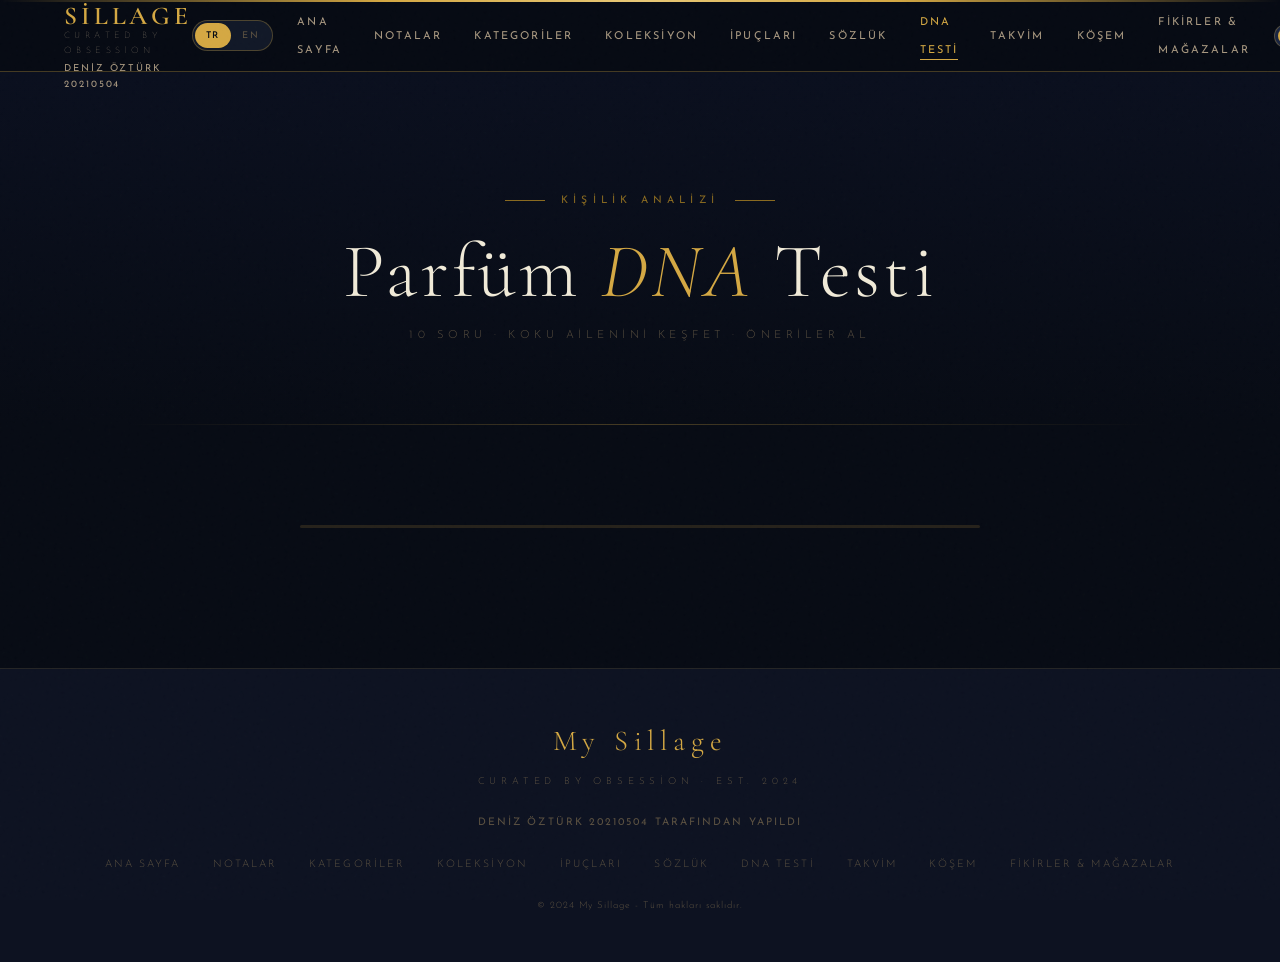
<file: AII006_PROJECT_Deniz_Ozturk_20210504/test.html>
<!DOCTYPE html>
<html lang="tr">
<head>
  <meta charset="UTF-8"/>
  <meta name="viewport" content="width=device-width, initial-scale=1.0"/>
  <title>Parfüm DNA Testi - My Sillage</title>
  <link rel="stylesheet" href="css/style.css"/>
  <style>

    .quiz-container { max-width: 680px; margin: 0 auto; }
    .q-screen { display: none; flex-direction: column; gap: 1.4rem; animation: fadeUp .4s ease; }
    .q-screen.active { display: flex; }
    .result-screen { display: none; flex-direction: column; align-items: center; gap: 1.5rem; text-align: center; animation: fadeUp .5s ease; }
    .result-screen.active { display: flex; }
    .progress-bar { height: 3px; background: rgba(212,168,67,0.15); border-radius: 2px; overflow: hidden; margin-bottom: 2.5rem; }
    .progress-fill { height: 100%; background: linear-gradient(90deg, var(--gold-dim), var(--gold-bright)); border-radius: 2px; transition: width .5s ease; }
    .q-number { font-size:.55rem; letter-spacing:.4em; text-transform:uppercase; color:var(--gold-dim); }
    .q-text { font-family:var(--font-display); font-size:1.8rem; color:var(--text-primary); line-height:1.3; }
    .q-sub  { font-size:.7rem; color:var(--text-muted); letter-spacing:.1em; }
    .options-grid { display:grid; grid-template-columns:1fr 1fr; gap:.8rem; }
    .opt-btn {
      display:flex; flex-direction:column; gap:.4rem; padding:1.2rem 1.4rem;
      background:var(--bg-card); border:1px solid rgba(212,168,67,.15);
      border-radius:8px; cursor:pointer; transition:var(--transition); text-align:left;
    }
    .opt-btn:hover { border-color:var(--gold-border); background:var(--bg-card-hover); transform:translateY(-2px); }
    .opt-icon { font-size:1.6rem; }
    .opt-name { font-family:var(--font-display); font-size:1.15rem; color:var(--text-primary); }
    .opt-desc { font-size:.62rem; color:var(--text-secondary); line-height:1.5; }
    .result-big-icon { font-size:5rem; }
    .result-family  { font-family:var(--font-display); font-size:2.8rem; color:var(--gold-bright); }
    .result-subtitle{ font-size:.7rem; letter-spacing:.3em; text-transform:uppercase; color:var(--gold-dim); }
    .result-body { font-size:.8rem; color:var(--text-secondary); line-height:1.8; max-width:520px; }
    .result-pills { display:flex; flex-wrap:wrap; gap:.5rem; justify-content:center; }
    .result-pill { font-size:.58rem; letter-spacing:.15em; text-transform:uppercase; padding:.3rem .9rem; border:1px solid var(--gold-border); border-radius:20px; color:var(--gold-dim); }
    .restart-btn { margin-top:1rem; }
    @media(max-width:500px){ .options-grid{grid-template-columns:1fr;} }
  </style>
</head>
<body>
  <nav class="navbar">
    <a href="index.html" class="navbar-brand">
      <span class="brand-main">My Sillage</span>
      <span class="brand-sub">Curated by Obsession</span>
      <span class="brand-author">Deniz Öztürk 20210504</span>
    </a>
    <div class="nav-right">
      <div class="lang-toggle" onclick="toggleLanguage()" title="Dil Değiştir / Change Language" data-tr-title="Dil Değiştir / Change Language" data-en-title="Change Language / Dil Değiştir">
        <span class="lang-btn lang-btn-tr">TR</span>
        <span class="lang-btn lang-btn-en">EN</span>
      </div>
      <ul class="nav-links" id="navLinks">
        <li><a href="index.html" data-tr="Ana Sayfa" data-en="Home">Ana Sayfa</a></li>
        <li><a href="notalar.html" data-tr="Notalar" data-en="Notes">Notalar</a></li>
        <li><a href="kategoriler.html" data-tr="Kategoriler" data-en="Categories">Kategoriler</a></li>
        <li><a href="koleksiyon.html" data-tr="Koleksiyon" data-en="Collection">Koleksiyon</a></li>
        <li><a href="ipuclari.html" data-tr="İpuçları" data-en="Tips">İpuçları</a></li>
        <li><a href="sozluk.html" data-tr="Sözlük" data-en="Glossary">Sözlük</a></li>
        <li><a href="test.html" class="active" data-tr="DNA Testi" data-en="DNA Test">DNA Testi</a></li>
        <li><a href="takvim.html" data-tr="Takvim" data-en="Calendar">Takvim</a></li>
        <li><a href="koleksiyonum.html" data-tr="Köşem" data-en="My Corner">Köşem</a></li>
        <li><a href="iletisim.html" data-tr="Fikirler &amp; Mağazalar" data-en="Ideas &amp; Stores">Fikirler &amp; Mağazalar</a></li>
      </ul>
      <div class="theme-toggle" onclick="toggleTheme()" title="Tema Değiştir" data-tr-title="Tema Değiştir" data-en-title="Toggle Theme">
        <div class="theme-toggle-track"><div class="theme-toggle-thumb"></div></div>
        <span class="theme-toggle-icon" id="themeIcon">☀️</span>
      </div>
      <div class="hamburger" onclick="toggleMenu()"><span></span><span></span><span></span></div>
    </div>
  </nav>

  <div class="page-wrapper">
    <div class="page-hero">
      <div class="hero-eyebrow" style="justify-content:center;margin-bottom:1rem;" data-tr="Kişilik Analizi" data-en="Personality Analysis">Kişilik Analizi</div>
      <h1 class="page-hero-title" data-tr="Parfüm <em>DNA</em> Testi" data-en="Perfume <em>DNA</em> Test">Parfüm <em>DNA</em> Testi</h1>
      <p class="page-hero-sub" data-tr="10 soru · Koku ailenini keşfet · Öneriler al" data-en="10 questions · Discover your scent family · Get recommendations">10 soru · Koku ailenini keşfet · Öneriler al</p>
    </div>

    <section class="section">
      <div class="quiz-container">


        <div class="progress-bar"><div class="progress-fill" id="progressFill" style="width:0%"></div></div>


        <div id="quiz-wrapper"></div>


        <div class="result-screen" id="result-oriental">
          <div class="result-big-icon">🏜️</div>
          <div class="result-family" data-tr="Oryantal Ruh" data-en="Oriental Spirit">Oryantal Ruh</div>
          <div class="result-subtitle" data-tr="Egzotik · Gizemli · Derin" data-en="Exotic · Mysterious · Deep">Egzotik · Gizemli · Derin</div>
          <p class="result-body" data-tr="Sen oud'un kutsal dumanını, safranın metalik sıcaklığını ve amberin sarmalayıcı derinliğini taşıyan bir ruhsun. Sıradan değilsin - her ortamda farklılığın hissedilir. Doğu'nun kadim bilgeliği sende koku olarak yaşar." data-en="You are a soul carrying the sacred smoke of oud, the metallic warmth of saffron, and the enveloping depth of amber. You are not ordinary - your difference is felt in every environment. The ancient wisdom of the East lives in you as a scent.">Sen oud'un kutsal dumanını, safranın metalik sıcaklığını ve amberin sarmalayıcı derinliğini taşıyan bir ruhsun. Sıradan değilsin - her ortamda farklılığın hissedilir. Doğu'nun kadim bilgeliği sende koku olarak yaşar.</p>
          <div class="result-pills" id="pills-oriental"></div>
          <button class="btn btn-gold restart-btn" onclick="restart()"><span data-tr="Testi Tekrarla" data-en="Restart Quiz">Testi Tekrarla</span></button>
          <button onclick="shareResult('Oryantal Ruh 🏜️')" style="
            margin-top:.5rem; background:none; border:1px solid rgba(212,168,67,.3);
            border-radius:4px; color:var(--gold-dim); font-family:var(--font-ui);
            font-size:.58rem; letter-spacing:.2em; text-transform:uppercase;
            padding:.6rem 1.4rem; cursor:pointer; transition:all .3s; width:100%;
          " onmouseover="this.style.borderColor='var(--gold-bright)';this.style.color='var(--gold-bright)'"
             onmouseout="this.style.borderColor='rgba(212,168,67,.3)';this.style.color='var(--gold-dim)'"
             data-tr="📋 Sonucu Kopyala" data-en="📋 Copy Result">
            📋 Sonucu Kopyala
          </button>
        </div>

        <div class="result-screen" id="result-woody">
          <div class="result-big-icon">🌲</div>
          <div class="result-family" data-tr="Odunsu Karakter" data-en="Woody Character">Odunsu Karakter</div>
          <div class="result-subtitle" data-tr="Güçlü · Toprak · Özgün" data-en="Strong · Earth · Original">Güçlü · Toprak · Özgün</div>
          <p class="result-body" data-tr="Sedir ağaçlarının soğuk sesiyle, vetiverin toprak kökleriyle ve patchouli'nin koyu derinliğiyle tanımlanıyorsun. Doğayla barışık, güçlü ama gösterişsiz. Ormanın efendisi - konuşmadan fark ettirir." data-en="You are defined by the cold voice of cedar trees, the earthy roots of vetiver, and the dark depth of patchouli. At peace with nature, strong but unassuming. Master of the forest - noticed without speaking.">Sedir ağaçlarının soğuk sesiyle, vetiverin toprak kökleriyle ve patchouli'nin koyu derinliğiyle tanımlanıyorsun. Doğayla barışık, güçlü ama gösterişsiz. Ormanın efendisi - konuşmadan fark ettirir.</p>
          <div class="result-pills" id="pills-woody"></div>
          <button class="btn btn-gold restart-btn" onclick="restart()"><span data-tr="Testi Tekrarla" data-en="Restart Quiz">Testi Tekrarla</span></button>
          <button onclick="shareResult('Odunsu Karakter 🌲')" style="
            margin-top:.5rem; background:none; border:1px solid rgba(212,168,67,.3);
            border-radius:4px; color:var(--gold-dim); font-family:var(--font-ui);
            font-size:.58rem; letter-spacing:.2em; text-transform:uppercase;
            padding:.6rem 1.4rem; cursor:pointer; transition:all .3s; width:100%;
          " onmouseover="this.style.borderColor='var(--gold-bright)';this.style.color='var(--gold-bright)'"
             onmouseout="this.style.borderColor='rgba(212,168,67,.3)';this.style.color='var(--gold-dim)'"
             data-tr="📋 Sonucu Kopyala" data-en="📋 Copy Result">
            📋 Sonucu Kopyala
          </button>
        </div>

        <div class="result-screen" id="result-aquatic">
          <div class="result-big-icon">🌊</div>
          <div class="result-family" data-tr="Aquatik Özgürlük" data-en="Aquatic Freedom">Aquatik Özgürlük</div>
          <div class="result-subtitle" data-tr="Taze · Dinamik · Sınırsız" data-en="Fresh · Dynamic · Limitless">Taze · Dinamik · Sınırsız</div>
          <p class="result-body" data-tr="Deniz tuzunun özgürleştiren kokusu, bergamotun patlayıcı enerjisi ve miski okyanus nefesiyle tanımlanıyorsun. Hayatı tam yaşayan, hareket eden, özgür ruhlu. Koku izin de seni takip edemez - sen zaten çoktan gittin." data-en="You are defined by the liberating scent of sea salt, the explosive energy of bergamot, and the musk's oceanic breath. Living life to the fullest, moving, free-spirited. Even your scent trail can't keep up with you - you're already long gone.">Deniz tuzunun özgürleştiren kokusu, bergamotun patlayıcı enerjisi ve miski okyanus nefesiyle tanımlanıyorsun. Hayatı tam yaşayan, hareket eden, özgür ruhlu. Koku izin de seni takip edemez - sen zaten çoktan gittin.</p>
          <div class="result-pills" id="pills-aquatic"></div>
          <button class="btn btn-gold restart-btn" onclick="restart()"><span data-tr="Testi Tekrarla" data-en="Restart Quiz">Testi Tekrarla</span></button>
          <button onclick="shareResult('Aquatik Özgürlük 🌊')" style="
            margin-top:.5rem; background:none; border:1px solid rgba(212,168,67,.3);
            border-radius:4px; color:var(--gold-dim); font-family:var(--font-ui);
            font-size:.58rem; letter-spacing:.2em; text-transform:uppercase;
            padding:.6rem 1.4rem; cursor:pointer; transition:all .3s; width:100%;
          " onmouseover="this.style.borderColor='var(--gold-bright)';this.style.color='var(--gold-bright)'"
             onmouseout="this.style.borderColor='rgba(212,168,67,.3)';this.style.color='var(--gold-dim)'"
             data-tr="📋 Sonucu Kopyala" data-en="📋 Copy Result">
            📋 Sonucu Kopyala
          </button>
        </div>

        <div class="result-screen" id="result-spicy">
          <div class="result-big-icon">🌶️</div>
          <div class="result-family" data-tr="Baharatlı Güç" data-en="Spicy Power">Baharatlı Güç</div>
          <div class="result-subtitle" data-tr="Karizmatik · Cesur · Isıtıcı" data-en="Charismatic · Bold · Warming">Karizmatik · Cesur · Isıtıcı</div>
          <p class="result-body" data-tr="Karabiberin keskin cesareti, safranın metalik egzotizmi ve sıcak baharatların yakıcı enerjisiyle tanımlanıyorsun. Soğuk havalarda vücudunla birleşince unutulmaz olan, her ortamda iz bırakan güçlü karakter." data-en="You are defined by the sharp courage of black pepper, the metallic exoticism of saffron, and the burning energy of warm spices. An unforgettable powerful character that leaves a trail in every environment when combined with your body in cold weather.">Karabiberin keskin cesareti, safranın metalik egzotizmi ve sıcak baharatların yakıcı enerjisiyle tanımlanıyorsun. Soğuk havalarda vücudunla birleşince unutulmaz olan, her ortamda iz bırakan güçlü karakter.</p>
          <div class="result-pills" id="pills-spicy"></div>
          <button class="btn btn-gold restart-btn" onclick="restart()"><span data-tr="Testi Tekrarla" data-en="Restart Quiz">Testi Tekrarla</span></button>
          <button onclick="shareResult('Baharatlı Güç 🌶️')" style="
            margin-top:.5rem; background:none; border:1px solid rgba(212,168,67,.3);
            border-radius:4px; color:var(--gold-dim); font-family:var(--font-ui);
            font-size:.58rem; letter-spacing:.2em; text-transform:uppercase;
            padding:.6rem 1.4rem; cursor:pointer; transition:all .3s; width:100%;
          " onmouseover="this.style.borderColor='var(--gold-bright)';this.style.color='var(--gold-bright)'"
             onmouseout="this.style.borderColor='rgba(212,168,67,.3)';this.style.color='var(--gold-dim)'"
             data-tr="📋 Sonucu Kopyala" data-en="📋 Copy Result">
            📋 Sonucu Kopyala
          </button>
        </div>

        <div class="result-screen" id="result-sweet">
          <div class="result-big-icon">🍯</div>
          <div class="result-family" data-tr="Tatlı Büyü" data-en="Sweet Magic">Tatlı Büyü</div>
          <div class="result-subtitle" data-tr="Davetkar · Sıcak · Bağımlılık Yapıcı" data-en="Inviting · Warm · Addictive">Davetkar · Sıcak · Bağımlılık Yapıcı</div>
          <p class="result-body" data-tr="Tonka'nın kadifemsi tatlılığı, vanilyanın sarmalayıcı sıcaklığı ve benzoinin dumanlı derinliğiyle tanımlanıyorsun. Yakın mesafede seni deneyimleyenler bir daha unutamaz. Gecenin ve sıcak anların kokusu." data-en="You are defined by the velvety sweetness of tonka, the enveloping warmth of vanilla, and the smoky depth of benzoin. Those who experience you at close range will never forget. The scent of the night and warm moments.">Tonka'nın kadifemsi tatlılığı, vanilyanın sarmalayıcı sıcaklığı ve benzoinin dumanlı derinliğiyle tanımlanıyorsun. Yakın mesafede seni deneyimleyenler bir daha unutamaz. Gecenin ve sıcak anların kokusu.</p>
          <div class="result-pills" id="pills-sweet"></div>
          <button class="btn btn-gold restart-btn" onclick="restart()"><span data-tr="Testi Tekrarla" data-en="Restart Quiz">Testi Tekrarla</span></button>
          <button onclick="shareResult('Tatlı Büyü 🍯')" style="
            margin-top:.5rem; background:none; border:1px solid rgba(212,168,67,.3);
            border-radius:4px; color:var(--gold-dim); font-family:var(--font-ui);
            font-size:.58rem; letter-spacing:.2em; text-transform:uppercase;
            padding:.6rem 1.4rem; cursor:pointer; transition:all .3s; width:100%;
          " onmouseover="this.style.borderColor='var(--gold-bright)';this.style.color='var(--gold-bright)'"
             onmouseout="this.style.borderColor='rgba(212,168,67,.3)';this.style.color='var(--gold-dim)'"
             data-tr="📋 Sonucu Kopyala" data-en="📋 Copy Result">
            📋 Sonucu Kopyala
          </button>
        </div>



        <div id="histSection" style="margin-top:3rem;display:none;">
          <div style="display:flex;align-items:center;gap:1rem;margin-bottom:1.2rem;">
            <div style="font-family:var(--font-display);font-size:1.4rem;color:var(--gold-bright);" data-tr="🕐 Önceki Testlerim" data-en="🕐 Previous Tests">🕐 Önceki Testlerim</div>
            <button onclick="clearHistory()" style="font-size:.55rem;letter-spacing:.2em;text-transform:uppercase;padding:.3rem .7rem;border:1px solid rgba(212,168,67,.2);border-radius:3px;color:var(--text-muted);cursor:pointer;background:none;" onmouseover="this.style.color='var(--gold-bright)'" onmouseout="this.style.color='var(--text-muted)'" data-tr="Temizle" data-en="Clear">Temizle</button>
          </div>
          <div id="histList" style="display:flex;flex-direction:column;gap:.7rem;"></div>
        </div>

      </div>
    </section>
  </div>

  <footer>
    <div class="footer-brand">My Sillage</div>
    <div class="footer-tagline">Curated by Obsession · Est. 2024</div>
    <div class="footer-author" data-tr="Deniz Öztürk 20210504 tarafından yapıldı" data-en="by Deniz Öztürk 20210504">Deniz Öztürk 20210504 tarafından yapıldı</div>
    <nav class="footer-links">
      <a href="index.html" data-tr="Ana Sayfa" data-en="Home">Ana Sayfa</a><a href="notalar.html" data-tr="Notalar" data-en="Notes">Notalar</a>
      <a href="kategoriler.html" data-tr="Kategoriler" data-en="Categories">Kategoriler</a><a href="koleksiyon.html" data-tr="Koleksiyon" data-en="Collection">Koleksiyon</a>
      <a href="ipuclari.html" data-tr="İpuçları" data-en="Tips">İpuçları</a><a href="sozluk.html" data-tr="Sözlük" data-en="Glossary">Sözlük</a>
      <a href="test.html" data-tr="DNA Testi" data-en="DNA Test">DNA Testi</a><a href="takvim.html" data-tr="Takvim" data-en="Calendar">Takvim</a>
      <a href="koleksiyonum.html" data-tr="Köşem" data-en="My Corner">Köşem</a><a href="iletisim.html" data-tr="Fikirler &amp; Mağazalar" data-en="Ideas &amp; Stores">Fikirler &amp; Mağazalar</a>
    </nav>
    <p class="footer-copy" data-tr="© 2024 My Sillage - Tüm hakları saklıdır." data-en="© 2024 My Sillage - All rights reserved.">© 2024 My Sillage - Tüm hakları saklıdır.</p>
  </footer>


  <script src="js/perfumes.js"></script>

  <script>
            if (localStorage.getItem('theme') === 'light') { document.body.classList.add('light-mode'); const icon = document.getElementById('themeIcon'); if(icon) icon.textContent = '🌙'; }


    const quizData = [
      { id: 1, text: { tr: "Sabah kalktığında ilk hissin ne?", en: "What is your first feeling when you wake up?" }, sub: { tr: "İçgüdüsel cevabı seç - çok düşünme.", en: "Choose the instinctive answer - don't think too much." }, options: [
        { key: "A", icon: "⚡", name: { tr: "Enerji & Hız", en: "Energy & Speed" }, desc: { tr: "Güne hazır, hareketli, dinamik", en: "Ready for the day, active, dynamic" } },
        { key: "B", icon: "☕", name: { tr: "Sessiz & Derin", en: "Quiet & Deep" }, desc: { tr: "Yavaş, düşünceli, içe dönük", en: "Slow, thoughtful, introverted" } },
        { key: "C", icon: "🌊", name: { tr: "Özgür & Rahat", en: "Free & Relaxed" }, desc: { tr: "Akışta, stressiz, doğayla uyumlu", en: "In the flow, stress-free, harmonious with nature" } },
        { key: "D", icon: "🔥", name: { tr: "Tutkulu & Kararlı", en: "Passionate & Determined" }, desc: { tr: "Hedefli, güçlü, içi dolu", en: "Targeted, strong, full of substance" } }
      ]},
      { id: 2, text: { tr: "Hangi ortam seni en çok tanımlıyor?", en: "Which environment defines you the most?" }, sub: { tr: "Hayal et - kendini nerede daha iyi hissediyorsun?", en: "Imagine - where do you feel better?" }, options: [
        { key: "A", icon: "🌲", name: { tr: "Dağ & Orman", en: "Mountain & Forest" }, desc: { tr: "Toprak, ahşap, özgün doğa", en: "Earth, wood, original nature" } },
        { key: "B", icon: "🏙️", name: { tr: "Gece Şehri", en: "Night City" }, desc: { tr: "Işıklar, müzik, gizemli sokaklar", en: "Lights, music, mysterious streets" } },
        { key: "C", icon: "🌊", name: { tr: "Açık Deniz", en: "Open Sea" }, desc: { tr: "Ufuk, tuz, sonsuz mavi", en: "Horizon, salt, endless blue" } },
        { key: "D", icon: "🏜️", name: { tr: "Çöl & Doğu", en: "Desert & East" }, desc: { tr: "Egzotik, sıcak, kadim", en: "Exotic, warm, ancient" } }
      ]},
      { id: 3, text: { tr: "Parfümden ne istiyorsun?", en: "What do you want from a perfume?" }, sub: { tr: "En önemli kriterini seç.", en: "Choose your most important criterion." }, options: [
        { key: "A", icon: "✨", name: { tr: "Fark Ettirmek", en: "Make a Difference" }, desc: { tr: "Odaya girince herkes duysun", en: "Everyone should hear it when entering the room" } },
        { key: "B", icon: "🤫", name: { tr: "Gizli Cazip", en: "Secretly Attractive" }, desc: { tr: "Yakın mesafede hissedilen özel iz", en: "A special trail felt at close range" } },
        { key: "C", icon: "🌿", name: { tr: "Taze & Temiz", en: "Fresh & Clean" }, desc: { tr: "Her gün rahat takılabilen ferahlık", en: "Freshness that can be worn comfortably every day" } },
        { key: "D", icon: "🎭", name: { tr: "Karakter & Derinlik", en: "Character & Depth" }, desc: { tr: "Seni tanımlamak yetersiz kalsın", en: "Defining you should be insufficient" } }
      ]},
      { id: 4, text: { tr: "Hangi mevsimi seversin?", en: "Which season do you like?" }, sub: { tr: "En çok kendini kim gibi hissettiren?", en: "Which one makes you feel most like yourself?" }, options: [
        { key: "A", icon: "🌸", name: { tr: "İlkbahar", en: "Spring" }, desc: { tr: "Yenilenme, taze başlangıçlar", en: "Renewal, fresh beginnings" } },
        { key: "B", icon: "☀️", name: { tr: "Yaz", en: "Summer" }, desc: { tr: "Sıcak, özgür, enerjik", en: "Warm, free, energetic" } },
        { key: "C", icon: "🍂", name: { tr: "Sonbahar", en: "Autumn" }, desc: { tr: "Derin, melankoli, güçlü", en: "Deep, melancholic, strong" } },
        { key: "D", icon: "❄️", name: { tr: "Kış", en: "Winter" }, desc: { tr: "Sakin, karanlık, yoğun", en: "Calm, dark, intense" } }
      ]},
      { id: 5, text: { tr: "Hangi malzeme seni çekiyor?", en: "Which material attracts you?" }, sub: { tr: "Sezgisel seç - sana en yakın hangisi?", en: "Choose intuitively - which one is closest to you?" }, options: [
        { key: "A", icon: "🍋", name: { tr: "Narenciye", en: "Citrus" }, desc: { tr: "Bergamot, limon, greyfurt", en: "Bergamot, lemon, grapefruit" } },
        { key: "B", icon: "🌲", name: { tr: "Oud & Sandal", en: "Oud & Sandal" }, desc: { tr: "Derin, reçineli, odunsu", en: "Deep, resinous, woody" } },
        { key: "C", icon: "🍯", name: { tr: "Amber & Vanilya", en: "Amber & Vanilla" }, desc: { tr: "Sıcak, sarmalayan, tatlı", en: "Warm, enveloping, sweet" } },
        { key: "D", icon: "💫", name: { tr: "Misk & Ambroxan", en: "Musk & Ambroxan" }, desc: { tr: "Cilt gibi, mineral, gizemli", en: "Skin-like, mineral, mysterious" } }
      ]},
      { id: 6, text: { tr: "Giysi stilin genellikle nasıl?", en: "What is your clothing style usually like?" }, sub: { tr: "Dolabındaki baskın tarz hangisi?", en: "Which is the dominant style in your closet?" }, options: [
        { key: "A", icon: "👔", name: { tr: "Klasik & Jilet", en: "Classic & Sharp" }, desc: { tr: "Takım elbise, gömlek, ciddi", en: "Suit, shirt, serious" } },
        { key: "B", icon: "👕", name: { tr: "Spor & Rahat", en: "Sport & Relaxed" }, desc: { tr: "T-shirt, jean, günlük şıklık", en: "T-shirt, jean, daily elegance" } },
        { key: "C", icon: "🧥", name: { tr: "Avangart & Modern", en: "Avant-garde & Modern" }, desc: { tr: "Siyah ağırlıklı, deri, farklı kesimler", en: "Mainly black, leather, different cuts" } },
        { key: "D", icon: "📜", name: { tr: "Bohem & Vintage", en: "Bohemian & Vintage" }, desc: { tr: "Keten, toprak tonları, nostaljik", en: "Linen, earth tones, nostalgic" } }
      ]},
      { id: 7, text: { tr: "Hangi içecek seni en çok yansıtır?", en: "Which drink reflects you the most?" }, sub: { tr: "Damak tadın koku zevkini ele verir.", en: "Your palate reveals your fragrance taste." }, options: [
        { key: "A", icon: "🍸", name: { tr: "Cin & Tonik", en: "Gin & Tonic" }, desc: { tr: "Ferah, buzlu, hafif acımsı", en: "Fresh, iced, slightly bitter" } },
        { key: "B", icon: "🥃", name: { tr: "Viski & İsli", en: "Whiskey & Smoky" }, desc: { tr: "Koyu, meşe odunu, dumanlı", en: "Dark, oak wood, smoky" } },
        { key: "C", icon: "☕", name: { tr: "Sıcak Çikolata", en: "Hot Chocolate" }, desc: { tr: "Tatlı, sarmalayan, huzurlu", en: "Sweet, enveloping, peaceful" } },
        { key: "D", icon: "🍷", name: { tr: "Kırmızı Şarap", en: "Red Wine" }, desc: { tr: "Gövdesi yüksek, meyvemsi, baharatlı", en: "High body, fruity, spicy" } }
      ]},
      { id: 8, text: { tr: "Bir tatilde nereye gidersin?", en: "Where would you go on a vacation?" }, sub: { tr: "Ruhunun kaçmak istediği yer.", en: "The place your soul wants to escape to." }, options: [
        { key: "A", icon: "🏖️", name: { tr: "Maldivler", en: "Maldives" }, desc: { tr: "Güneş, tropikal meyveler, deniz", en: "Sun, tropical fruits, sea" } },
        { key: "B", icon: "🏰", name: { tr: "Londra / Paris", en: "London / Paris" }, desc: { tr: "Tarih, sanat, şehir kültürü", en: "History, art, city culture" } },
        { key: "C", icon: "🏔️", name: { tr: "İskandinav Dağları", en: "Scandinavian Mountains" }, desc: { tr: "Kar, çam ağaçları, temiz hava", en: "Snow, pine trees, fresh air" } },
        { key: "D", icon: "🕌", name: { tr: "Marakeş / İstanbul", en: "Marrakech / Istanbul" }, desc: { tr: "Baharat pazarları, otantik, mistik", en: "Spice markets, authentic, mystic" } }
      ]},
      { id: 9, text: { tr: "Karakterinin en güçlü yanı hangisi?", en: "What is the strongest part of your character?" }, sub: { tr: "Çevrendekiler seni nasıl bilir?", en: "How do those around you know you?" }, options: [
        { key: "A", icon: "💎", name: { tr: "Güvenilirlik", en: "Reliability" }, desc: { tr: "Net, dürüst, sarsılmaz", en: "Clear, honest, unshakable" } },
        { key: "B", icon: "🌌", name: { tr: "Yaratıcılık", en: "Creativity" }, desc: { tr: "Hayalperest, vizyoner, farklı", en: "Dreamer, visionary, different" } },
        { key: "C", icon: "🔱", name: { tr: "Liderlik", en: "Leadership" }, desc: { tr: "Otoriter, karizmatik, yön veren", en: "Authoritative, charismatic, guiding" } },
        { key: "D", icon: "🕊️", name: { tr: "Uyum", en: "Harmony" }, desc: { tr: "Sakin, huzurlu, dengeleyici", en: "Calm, peaceful, balancing" } }
      ]},
      { id: 10, text: { tr: "Hangi koku seni çocukluğuna götürür?", en: "Which scent takes you back to your childhood?" }, sub: { tr: "En derin koku hafızan.", en: "Your deepest fragrance memory." }, options: [
        { key: "A", icon: "🧼", name: { tr: "Temiz Sabun", en: "Clean Soap" }, desc: { tr: "Yeni yıkanmış çarşaflar, saflık", en: "Freshly washed sheets, purity" } },
        { key: "B", icon: "🥧", name: { tr: "Tarçınlı Kurabiye", en: "Cinnamon Cookie" }, desc: { tr: "Sıcak mutfak, vanilya, huzur", en: "Warm kitchen, vanilla, peace" } },
        { key: "C", icon: "🌧️", name: { tr: "Yağmur Sonrası Toprak", en: "Soil After Rain" }, desc: { tr: "Islak çimen, ozon, tazelik", en: "Wet grass, ozone, freshness" } },
        { key: "D", icon: "📚", name: { tr: "Eski Kitaplar", en: "Old Books" }, desc: { tr: "Tozlu raflar, kağıt, deri, odun", en: "Dusty shelves, paper, leather, wood" } }
      ]}
    ];


    let currentQuestions = [];
    const answers = {};
    const totalQ = 10;
    let currentStep = 0;

    function initQuiz() {
      const lang = getCurrentLanguage();
      const firstQ = quizData[0];
      const others = quizData.slice(1).sort(() => Math.random() - 0.5);
      currentQuestions = [firstQ, ...others];
      
      const wrapper = document.getElementById('quiz-wrapper');
      wrapper.innerHTML = currentQuestions.map((q, idx) => `
        <div class="q-screen ${idx === 0 ? 'active' : ''}" id="q-step-${idx}">
          <div class="q-number">${lang === 'en' ? 'Question' : 'Soru'} ${idx + 1} / ${totalQ}</div>
          <div class="q-text">${q.text[lang]}</div>
          <div class="q-sub">${q.sub[lang]}</div>
          <div class="options-grid">
            ${q.options.map(opt => `
              <button class="opt-btn" onclick="answer(${idx}, '${opt.key}')">
                <span class="opt-icon">${opt.icon}</span>
                <span class="opt-name">${opt.name[lang]}</span>
                <span class="opt-desc">${opt.desc[lang]}</span>
              </button>
            `).join('')}
          </div>
        </div>
      `).join('');
    }

    function answer(stepIdx, choice) {
      answers[stepIdx] = choice;
      updateProgress(stepIdx + 1);

      if (stepIdx < totalQ - 1) {
        document.getElementById('q-step-' + stepIdx).classList.remove('active');
        document.getElementById('q-step-' + (stepIdx + 1)).classList.add('active');
      } else {
        document.getElementById('q-step-' + stepIdx).classList.remove('active');
        showResult();
      }
    }

    function updateProgress(num) {
      document.getElementById('progressFill').style.width = ((num / totalQ) * 100) + '%';
    }

    function showResult() {
      updateProgress(10);
      const counts = { A: 0, B: 0, C: 0, D: 0 };
      Object.values(answers).forEach(v => counts[v]++);
      const winner = Object.entries(counts).sort((a, b) => b[1] - a[1])[0][0];

      let resultId = 'result-aquatic';
      if(winner === 'B') resultId = 'result-woody';
      if(winner === 'C') resultId = 'result-sweet';
      if(winner === 'D') resultId = 'result-oriental';

      if (counts['A'] > 3 && counts['D'] > 2) resultId = 'result-spicy';

      const familyMap = {
        'result-aquatic': 'hafif',
        'result-woody': 'orta',
        'result-sweet': 'tatli',
        'result-oriental': 'yogun',
        'result-spicy': 'yogun'
      };
      
      const targetFamily = familyMap[resultId];
      const icons = { 'hafif': '🌊', 'orta': '🌿', 'yogun': '🔥', 'tatli': '🍯' };
      
      const filtered = perfumeDB.filter(p => p.family === (targetFamily === 'tatli' ? 'yogun' : targetFamily));
      const shuffled = filtered.sort(() => 0.5 - Math.random());
      const selected = shuffled.slice(0, 5);

      const pillsId = resultId.replace('result-', 'pills-');
      const pillsContainer = document.getElementById(pillsId);
      if(pillsContainer) {
        pillsContainer.innerHTML = selected.map(p => `
          <span class="result-pill">${icons[targetFamily] || '✨'} ${p.brand} ${p.name}</span>
        `).join('');
      }

      document.getElementById(resultId).classList.add('active');
      const dnaKey = resultMap[resultId];
      if (dnaKey) localStorage.setItem('parfumDNA', dnaKey);
      
      const lang = getCurrentLanguage();
      const rName = document.querySelector('#' + resultId + ' .result-family').getAttribute('data-' + lang);
      if (rName) saveHistory(rName);
    }

    function shareResult(name) {
      const lang = getCurrentLanguage();
      const text = lang === 'en' ? `My Perfume DNA: ${name} - My Sillage Scent Test result! 🌿` : `Parfüm DNA'm: ${name} - My Sillage Koku Testi sonucum bu! 🌿`;
      if (navigator.clipboard) {
        navigator.clipboard.writeText(text).then(() => {
          const toast = document.createElement('div');
          toast.textContent = lang === 'en' ? '✔ Copied to clipboard!' : '✔ Panoya kopyalandı!';
          toast.style.cssText = 'position:fixed;bottom:2rem;left:50%;transform:translateX(-50%);background:var(--bg-card);border:1px solid var(--gold-bright);color:var(--gold-bright);padding:.7rem 1.5rem;border-radius:6px;font-size:.7rem;letter-spacing:.15em;z-index:9999;animation:fadeUp .3s ease;';
          document.body.appendChild(toast);
          setTimeout(() => toast.remove(), 2500);
        });
      }
    }

    function loadHistory() {
      const hist = JSON.parse(localStorage.getItem('testHistory') || '[]');
      const sec  = document.getElementById('histSection');
      const list = document.getElementById('histList');
      if (!hist.length) { sec.style.display = 'none'; return; }
      sec.style.display = 'block';
      const icons = { 'Oryantal Ruh':'🏜️','Odunsu Karakter':'🌲','Aquatik Özgürlük':'🌊','Baharatlı Güç':'🌶️','Tatlı Büyü':'🍯', 'Oriental Spirit':'🏜️','Woody Character':'🌲','Aquatic Freedom':'🌊','Spicy Power':'🌶️','Sweet Magic':'🍯' };
      list.innerHTML = hist.slice().reverse().map((h,i) => `
        <div style="background:var(--bg-card);border:1px solid rgba(212,168,67,.12);border-radius:8px;padding:1rem 1.4rem;display:flex;align-items:center;gap:1rem;">
          <span style="font-size:1.6rem;">${icons[h.result] || '✨'}</span>
          <div style="flex:1;">
            <div style="font-family:var(--font-display);font-size:1.1rem;color:var(--gold-bright);">${h.result}</div>
            <div style="font-size:.6rem;color:var(--text-muted);margin-top:.2rem;">${h.date}</div>
          </div>
          <span style="font-size:.55rem;letter-spacing:.2em;text-transform:uppercase;padding:.25rem .7rem;border:1px solid rgba(212,168,67,.2);border-radius:2px;color:var(--text-muted);">#${hist.length - i}</span>
        </div>
      `).join('');
    }

    function saveHistory(resultName) {
      const lang = getCurrentLanguage();
      const hist = JSON.parse(localStorage.getItem('testHistory') || '[]');
      hist.push({ result: resultName, date: new Date().toLocaleDateString(lang === 'en' ? 'en-US' : 'tr-TR', { day:'numeric', month:'long', year:'numeric' }) });
      if (hist.length > 5) hist.shift(); 
      localStorage.setItem('testHistory', JSON.stringify(hist));
      loadHistory();
    }

    window.addEventListener('languageChanged', () => {
      initQuiz();
      loadHistory();
    });


    const resultMap = {
      'result-oriental': 'oryantal',
      'result-woody':    'odunsu',
      'result-aquatic':  'aquatik',
      'result-spicy':    'baharatli',
      'result-sweet':    'tatli',
    };
    const resultNames = {
      'result-oriental': 'Oryantal Ruh',
      'result-woody':    'Odunsu Karakter',
      'result-aquatic':  'Aquatik Özgürlük',
      'result-spicy':    'Baharatlı Güç',
      'result-sweet':    'Tatlı Büyü',
    };

    function restart() {
      Object.keys(answers).forEach(k => delete answers[k]);
      document.querySelectorAll('.q-screen, .result-screen').forEach(el => el.classList.remove('active'));
      initQuiz();
      document.getElementById('progressFill').style.width = '0%';
    }

    function clearHistory() {
      const lang = getCurrentLanguage();
      if (confirm(lang === 'en' ? 'Delete all test history?' : 'Tüm test geçmişini sil?')) {
        localStorage.removeItem('testHistory');
        loadHistory();
      }
    }


    initQuiz();
    loadHistory();
  </script>
  <script src="js/main.js"></script>
  <script src="js/language.js"></script>
</body>
</html>
</file>
<file: AII006_PROJECT_Deniz_Ozturk_20210504/css/style.css>
@import url('https://fonts.googleapis.com/css2?family=Cormorant+Garamond:ital,wght@0,300;0,400;0,600;1,300;1,400&family=Josefin+Sans:wght@100;300;400;600&display=swap');

:root {
  --bg-primary:    #070b14;
  --bg-secondary:  #0d1221;
  --bg-card:       #111827;
  --bg-card-hover: #161e30;

  --gold-bright:   #d4a843;
  --gold-light:    #e8c876;
  --gold-dim:      #8a6a20;
  --gold-subtle:   rgba(212,168,67,0.12);
  --gold-border:   rgba(212,168,67,0.30);

  --navy-mid:      #1a2540;
  --navy-light:    #243050;

  --text-primary:  #f0ead8;
  --text-secondary:#a89880;
  --text-muted:    #5a5040;

  --font-display: 'Cormorant Garamond', Georgia, serif;
  --font-ui:      'Josefin Sans', sans-serif;

  --transition: 0.35s cubic-bezier(0.4,0,0.2,1);
  --radius-sm: 4px;
  --radius-md: 8px;

  --shadow-card: 0 8px 32px rgba(0,0,0,0.45);
  --shadow-hover: 0 24px 60px rgba(0,0,0,0.55), 0 0 30px rgba(212,168,67,0.07);
}

/* =====================
   LIGHT MODE VARIABLES
   ===================== */
body.light-mode {
  --bg-primary:    #f5f0e8;
  --bg-secondary:  #ede5d6;
  --bg-card:       #ffffff;
  --bg-card-hover: #fdf8f0;

  --gold-bright:   #a07820;
  --gold-light:    #c09030;
  --gold-dim:      #c09030;
  --gold-subtle:   rgba(160,120,32,0.1);
  --gold-border:   rgba(160,120,32,0.35);

  --navy-mid:      #ddd5c5;
  --navy-light:    #ccc4b4;

  --text-primary:  #1a1208;
  --text-secondary:#5a4a30;
  --text-muted:    #a09080;

  --shadow-card: 0 4px 20px rgba(0,0,0,0.1);
  --shadow-hover: 0 12px 40px rgba(0,0,0,0.15);
}

/* =====================
   RESET & BASE
   ===================== */
*, *::before, *::after { margin:0; padding:0; box-sizing:border-box; }
html { scroll-behavior: smooth; }

body {
  background-color: var(--bg-primary);
  color: var(--text-primary);
  font-family: var(--font-ui);
  font-weight: 300;
  letter-spacing: 0.03em;
  line-height: 1.7;
  min-height: 100vh;
  overflow-x: hidden;
  transition: background-color 0.4s ease, color 0.4s ease;
}

body::before {
  content: '';
  position: fixed; inset: 0;
  background-image: url("data:image/svg+xml,%3Csvg viewBox='0 0 256 256' xmlns='http://www.w3.org/2000/svg'%3E%3Cfilter id='noise'%3E%3CfeTurbulence type='fractalNoise' baseFrequency='0.9' numOctaves='4' stitchTiles='stitch'/%3E%3C/filter%3E%3Crect width='100%25' height='100%25' filter='url(%23noise)' opacity='0.035'/%3E%3C/svg%3E");
  pointer-events: none; z-index: 9999; opacity: 0.5;
}

a { text-decoration: none; color: inherit; }
img { max-width: 100%; display: block; }
h1,h2,h3,h4 { font-family: var(--font-display); font-weight: 300; line-height: 1.2; letter-spacing: 0.04em; }

/* =====================
   DARK / LIGHT TOGGLE
   ===================== */
.theme-toggle {
  display: flex;
  align-items: center;
  gap: .5rem;
  cursor: pointer;
}
.theme-toggle-track {
  width: 44px; height: 24px;
  background: var(--navy-mid);
  border: 1px solid var(--gold-border);
  border-radius: 12px;
  position: relative;
  transition: background var(--transition);
  flex-shrink: 0;
}
.theme-toggle-thumb {
  position: absolute;
  top: 3px; left: 3px;
  width: 16px; height: 16px;
  background: var(--gold-bright);
  border-radius: 50%;
  transition: transform var(--transition), background var(--transition);
}
body.light-mode .theme-toggle-thumb { transform: translateX(20px); }
.theme-toggle-icon {
  font-size: .75rem;
  user-select: none;
  color: var(--gold-bright);
}

/* =====================
   NAVBAR
   ===================== */
.navbar {
  position: fixed; top: 0; left: 0; right: 0; z-index: 1000;
  background: rgba(7,11,20,0.92);
  backdrop-filter: blur(16px);
  border-bottom: 1px solid var(--gold-border);
  padding: 0 5%;
  display: flex; align-items: center; justify-content: space-between;
  height: 72px;
  transition: background 0.4s ease;
}
body.light-mode .navbar { background: rgba(240,232,218,0.95); }

.navbar::before {
  content: ''; position: absolute; top: 0; left: 0; right: 0; height: 2px;
  background: linear-gradient(90deg, transparent 0%, var(--gold-bright) 30%, var(--gold-light) 50%, var(--gold-bright) 70%, transparent 100%);
}

.navbar-brand { display: flex; flex-direction: column; align-items: flex-start; }
.navbar-brand .brand-main {
  font-family: var(--font-display); font-size: 1.6rem; font-weight: 600;
  color: var(--gold-bright); letter-spacing: 0.15em; text-transform: uppercase; line-height: 1;
}
.navbar-brand .brand-sub {
  font-family: var(--font-ui); font-size: 0.55rem; font-weight: 100;
  letter-spacing: 0.5em; color: var(--text-secondary); text-transform: uppercase;
}
.navbar-brand .brand-author {
  font-family: var(--font-ui); font-size: 0.6rem; font-weight: 400;
  letter-spacing: 0.2em; text-transform: uppercase; color: var(--text-secondary);
  margin-top: 2px;
}

.nav-links { display: flex; gap: 2rem; list-style: none; align-items: center; }
.nav-links a {
  font-family: var(--font-ui); font-size: 0.68rem; font-weight: 400;
  letter-spacing: 0.2em; text-transform: uppercase; color: var(--text-secondary);
  position: relative; padding-bottom: 4px; transition: color var(--transition);
}
.nav-links a::after {
  content: ''; position: absolute; bottom: 0; left: 0;
  width: 0; height: 1px; background: var(--gold-bright); transition: width var(--transition);
}
.nav-links a:hover, .nav-links a.active { color: var(--gold-bright); }
.nav-links a:hover::after, .nav-links a.active::after { width: 100%; }

.hamburger { display: none; flex-direction: column; gap: 5px; cursor: pointer; padding: 4px; }
.hamburger span { width: 24px; height: 1px; background: var(--gold-bright); transition: var(--transition); }

.nav-right { display: flex; align-items: center; gap: 1.5rem; }

/* =====================
   PAGE WRAPPER
   ===================== */
.page-wrapper { padding-top: 72px; }

/* =====================
   HERO
   ===================== */
.hero {
  position: relative; min-height: 92vh;
  display: flex; align-items: center; justify-content: center;
  text-align: center; overflow: hidden;
}
.hero-bg {
  position: absolute; inset: 0;
  background:
    radial-gradient(ellipse 80% 60% at 50% 40%, rgba(212,168,67,0.07) 0%, transparent 70%),
    radial-gradient(ellipse 60% 80% at 80% 60%, rgba(26,37,64,0.6) 0%, transparent 60%),
    linear-gradient(175deg, #0a0f1e 0%, #070b14 50%, #060910 100%);
  z-index: 0;
  transition: background 0.4s ease;
}
body.light-mode .hero-bg {
  background:
    radial-gradient(ellipse 80% 60% at 50% 40%, rgba(160,120,32,0.1) 0%, transparent 70%),
    linear-gradient(175deg, #e8dfc8 0%, #f5f0e8 100%);
}
.hero-bg::before {
  content: ''; position: absolute; inset: 0;
  background-image:
    repeating-linear-gradient(0deg, transparent, transparent 79px, rgba(212,168,67,0.04) 79px, rgba(212,168,67,0.04) 80px),
    repeating-linear-gradient(90deg, transparent, transparent 79px, rgba(212,168,67,0.025) 79px, rgba(212,168,67,0.025) 80px);
}
.hero-content { position: relative; z-index: 1; max-width: 800px; padding: 0 2rem; animation: fadeUp 1.2s ease both; }
.hero-eyebrow {
  font-family: var(--font-ui); font-size: 0.65rem; font-weight: 400;
  letter-spacing: 0.5em; text-transform: uppercase; color: var(--gold-dim);
  margin-bottom: 1.5rem; display: flex; align-items: center; justify-content: center; gap: 1rem;
}
.hero-eyebrow::before, .hero-eyebrow::after { content: ''; width: 40px; height: 1px; background: var(--gold-dim); }
.hero h1 { font-size: clamp(3rem,8vw,6.5rem); color: var(--text-primary); margin-bottom: 0.4em; font-style: italic; }
.hero h1 span { color: var(--gold-bright); font-style: normal; }
.hero-subtitle { font-family: var(--font-ui); font-size: 0.75rem; letter-spacing: 0.35em; text-transform: uppercase; color: var(--text-secondary); margin-bottom: 3rem; }

/* =====================
   BUTTONS
   ===================== */
.btn {
  display: inline-block; font-family: var(--font-ui); font-size: 0.65rem;
  font-weight: 400; letter-spacing: 0.3em; text-transform: uppercase;
  padding: 1rem 2.5rem; border: 1px solid;
  transition: var(--transition); cursor: pointer; position: relative; overflow: hidden;
}
.btn::before {
  content: ''; position: absolute; inset: 0;
  background: var(--gold-bright); transform: scaleX(0);
  transform-origin: left; transition: transform var(--transition); z-index: 0;
}
.btn span { position: relative; z-index: 1; }
.btn-gold { color: var(--gold-bright); border-color: var(--gold-bright); }
.btn-gold:hover { color: var(--bg-primary); }
.btn-gold:hover::before { transform: scaleX(1); }
.btn-outline { color: var(--text-secondary); border-color: var(--text-muted); }
.btn-outline:hover { color: var(--text-primary); border-color: var(--text-secondary); }

/* =====================
   SECTIONS
   ===================== */
.section { padding: 100px 5%; }
.section-header { text-align: center; margin-bottom: 4rem; }
.section-eyebrow {
  font-family: var(--font-ui); font-size: 0.6rem; letter-spacing: 0.5em;
  text-transform: uppercase; color: var(--gold-dim); margin-bottom: 1rem;
  display: flex; align-items: center; justify-content: center; gap: 1rem;
}
.section-eyebrow::before, .section-eyebrow::after { content: ''; width: 30px; height: 1px; background: var(--gold-dim); }
.section-title { font-size: clamp(2rem,4vw,3.5rem); color: var(--text-primary); }
.section-title em { color: var(--gold-bright); }
.section-divider { width: 60px; height: 1px; background: linear-gradient(90deg,transparent,var(--gold-bright),transparent); margin: 1.5rem auto 0; }

/* =====================
   CARDS
   ===================== */
.card-grid {
  display: grid; grid-template-columns: repeat(auto-fit,minmax(280px,1fr));
  gap: 1.5rem; max-width: 1200px; margin: 0 auto;
}
.card {
  background: var(--bg-card); border: 1px solid rgba(212,168,67,0.1);
  border-radius: var(--radius-md); overflow: hidden;
  transition: var(--transition); position: relative;
}
.card::before {
  content: ''; position: absolute; top: 0; left: 0; right: 0; height: 2px;
  background: linear-gradient(90deg,transparent,var(--gold-bright),transparent);
  opacity: 0; transition: opacity var(--transition);
}
.card:hover { transform: translateY(-6px); border-color: var(--gold-border); background: var(--bg-card-hover); box-shadow: var(--shadow-hover); }
.card:hover::before { opacity: 1; }
.card-img { width: 100%; height: 220px; overflow: hidden; background: var(--navy-mid); }
.card-img img { width: 100%; height: 100%; object-fit: cover; transition: transform 0.5s ease; }
.card:hover .card-img img { transform: scale(1.04); }
.card-body { padding: 1.5rem; }
.card-tag { font-size: 0.55rem; letter-spacing: 0.3em; text-transform: uppercase; color: var(--gold-dim); margin-bottom: 0.5rem; }
.card-title { font-family: var(--font-display); font-size: 1.4rem; color: var(--text-primary); margin-bottom: 0.5rem; }
.card-text { font-size: 0.75rem; color: var(--text-secondary); line-height: 1.7; }

/* =====================
   PAGE HERO (inner pages)
   ===================== */
.page-hero {
  position: relative; padding: 120px 5% 80px;
  text-align: center; overflow: hidden;
  background: linear-gradient(180deg, #0a0f1e 0%, var(--bg-primary) 100%);
}
body.light-mode .page-hero { background: linear-gradient(180deg, #e0d5c0 0%, var(--bg-primary) 100%); }
.page-hero::after {
  content: ''; position: absolute; bottom: 0; left: 10%; right: 10%; height: 1px;
  background: linear-gradient(90deg,transparent,var(--gold-border),transparent);
}
.page-hero-title { font-size: clamp(2.5rem,6vw,5rem); color: var(--text-primary); margin-bottom: 0.5rem; }
.page-hero-title em { color: var(--gold-bright); }
.page-hero-sub { font-size: 0.7rem; letter-spacing: 0.4em; text-transform: uppercase; color: var(--text-muted); }

/* =====================
   DECORATIVE
   ===================== */
.gold-line { width: 1px; height: 60px; background: linear-gradient(180deg,transparent,var(--gold-bright),transparent); margin: 0 auto; }
.diamond-sep {
  display: flex; align-items: center; justify-content: center; gap: 1rem;
  margin: 2rem 0; color: var(--gold-dim); font-size: 0.6rem; letter-spacing: 0.4em; text-transform: uppercase;
}
.diamond-sep::before, .diamond-sep::after { content: ''; flex: 1; max-width: 80px; height: 1px; background: var(--gold-border); }

/* =====================
   NOTA PYRAMID (old — kept for notalar.html fallback)
   ===================== */
.pyramid-grid { display: flex; flex-direction: column; gap: 1.5rem; max-width: 900px; margin: 0 auto; }
.pyramid-row { display: grid; gap: 1.5rem; }
.pyramid-row.top    { grid-template-columns: 1fr; max-width: 400px; margin: 0 auto; width: 100%; }
.pyramid-row.middle { grid-template-columns: repeat(2,1fr); }
.pyramid-row.bottom { grid-template-columns: repeat(3,1fr); }

/* =====================
   ANIMATED ACCORDION PYRAMID (notalar.html new)
   ===================== */
.acc-pyramid { max-width: 720px; margin: 0 auto; display: flex; flex-direction: column; gap: 0; }

.acc-layer {
  border: 1px solid var(--gold-border);
  border-bottom: none;
  overflow: hidden;
  animation: fadeUp 0.6s ease both;
}
.acc-layer:first-child  { border-radius: 8px 8px 0 0; animation-delay: 0.1s; }
.acc-layer:last-child   { border-bottom: 1px solid var(--gold-border); border-radius: 0 0 8px 8px; animation-delay: 0.3s; }
.acc-layer:nth-child(2) { animation-delay: 0.2s; }

.acc-toggle { display: none; }

.acc-label {
  display: flex; align-items: center; justify-content: space-between;
  padding: 1.4rem 1.8rem; cursor: pointer;
  background: var(--bg-card);
  transition: background var(--transition), border-color var(--transition);
  user-select: none;
  gap: 1rem;
}
.acc-label:hover { background: var(--bg-card-hover); }
.acc-toggle:checked ~ .acc-label { background: var(--bg-card-hover); border-bottom: 1px solid var(--gold-border); }

.acc-label-left { display: flex; align-items: center; gap: 1.2rem; }
.acc-layer-icon { font-size: 1.8rem; }
.acc-layer-name { font-family: var(--font-display); font-size: 1.4rem; color: var(--text-primary); line-height: 1; }
.acc-layer-sub  { font-size: 0.55rem; letter-spacing: 0.3em; text-transform: uppercase; color: var(--gold-dim); margin-top: 0.2rem; }

.acc-arrow {
  width: 20px; height: 20px; flex-shrink: 0;
  border-right: 1px solid var(--gold-dim); border-bottom: 1px solid var(--gold-dim);
  transform: rotate(45deg); transition: transform var(--transition);
  margin-right: 4px;
}
.acc-toggle:checked ~ .acc-label .acc-arrow { transform: rotate(-135deg); }

.acc-body {
  max-height: 0; overflow: hidden;
  transition: max-height 0.5s cubic-bezier(0.4,0,0.2,1), padding 0.4s ease;
  background: var(--bg-secondary);
}
.acc-toggle:checked ~ .acc-body { max-height: 600px; }

.acc-body-inner { padding: 1.8rem; display: grid; grid-template-columns: 1fr 1fr; gap: 1.2rem; }
.acc-nota-item { background: var(--bg-card); border: 1px solid rgba(212,168,67,0.1); border-radius: 6px; padding: 1rem 1.2rem; }
.acc-nota-name { font-family: var(--font-display); font-size: 1.1rem; color: var(--gold-bright); margin-bottom: 0.3rem; }
.acc-nota-desc { font-size: 0.7rem; color: var(--text-secondary); line-height: 1.6; }

/* =====================
   SCENT WHEEL (notalar.html)
   ===================== */
.wheel-wrap {
  max-width: 560px; margin: 0 auto;
  position: relative;
}
.wheel-svg-container { width: 100%; aspect-ratio: 1; position: relative; }
.wheel-svg-container svg { width: 100%; height: 100%; }

/* Wheel segments — hover glow via filter */
.wheel-segment { cursor: pointer; transition: filter 0.3s ease, transform 0.3s ease; transform-origin: 280px 280px; }
.wheel-segment:hover { filter: brightness(1.4) drop-shadow(0 0 8px rgba(212,168,67,0.6)); }

.wheel-tooltip {
  position: absolute; bottom: -60px; left: 50%; transform: translateX(-50%);
  background: var(--bg-card); border: 1px solid var(--gold-border); border-radius: 6px;
  padding: .6rem 1.2rem; font-size: .65rem; letter-spacing: .15em; text-transform: uppercase;
  color: var(--gold-bright); white-space: nowrap; pointer-events: none;
  opacity: 0; transition: opacity 0.3s ease;
}
.wheel-segment:hover ~ .wheel-tooltip,
.wheel-wrap:has(.wheel-segment:hover) .wheel-tooltip { opacity: 1; }

/* =====================
   FLIP CARDS (koleksiyon & kategoriler)
   ===================== */
.flip-grid {
  display: grid;
  grid-template-columns: repeat(auto-fill, minmax(300px,1fr));
  gap: 2rem; max-width: 1200px; margin: 0 auto;
}

.flip-card { height: 380px; perspective: 1200px; cursor: pointer; }
.flip-card-inner {
  position: relative; width: 100%; height: 100%;
  transform-style: preserve-3d;
  transition: transform 0.7s cubic-bezier(0.4,0.2,0.2,1);
}
.flip-card:hover .flip-card-inner { transform: rotateY(180deg); }

.flip-front, .flip-back {
  position: absolute; inset: 0;
  backface-visibility: hidden;
  border-radius: 10px; overflow: hidden;
  border: 1px solid rgba(212,168,67,0.15);
}

.flip-front { background: var(--bg-card); }
.flip-front img { width: 100%; height: 55%; object-fit: cover; }
.flip-front-body { padding: 1.2rem 1.4rem; }
.flip-front-tag  { font-size: .52rem; letter-spacing: .3em; text-transform: uppercase; color: var(--gold-dim); margin-bottom: .3rem; }
.flip-front-name { font-family: var(--font-display); font-size: 1.5rem; color: var(--text-primary); line-height: 1.1; }
.flip-front-sub  { font-size: .6rem; letter-spacing: .15em; text-transform: uppercase; color: var(--text-muted); margin-top: .3rem; }

.flip-back {
  background: var(--bg-card-hover);
  transform: rotateY(180deg);
  display: flex; flex-direction: column; justify-content: center;
  padding: 1.8rem;
  border-color: var(--gold-border);
}
.flip-back::before {
  content: ''; position: absolute; top: 0; left: 0; right: 0; height: 2px;
  background: linear-gradient(90deg,transparent,var(--gold-bright),transparent);
}
.flip-back-title { font-family: var(--font-display); font-size: 1.3rem; color: var(--gold-bright); margin-bottom: 1rem; }
.flip-back-notes { display: flex; flex-wrap: wrap; gap: .4rem; margin-bottom: 1rem; }
.flip-note-pill {
  font-size: .52rem; letter-spacing: .12em; text-transform: uppercase;
  padding: .25rem .7rem; border: 1px solid var(--gold-border);
  border-radius: 20px; color: var(--gold-dim);
}
.flip-back-desc { font-size: .7rem; color: var(--text-secondary); line-height: 1.65; }
.flip-meta { display: grid; grid-template-columns: 1fr 1fr; gap: .6rem; margin-top: 1rem; }
.flip-meta-box { background: rgba(212,168,67,0.05); border-radius: 5px; padding: .6rem .8rem; }
.flip-meta-label { font-size: .48rem; letter-spacing: .25em; text-transform: uppercase; color: var(--gold-dim); margin-bottom: .2rem; }
.flip-meta-val   { font-size: .65rem; color: var(--text-secondary); line-height: 1.4; }

/* =====================
   PROGRESS STEPS (ipuclari.html)
   ===================== */
.steps-wrap { max-width: 800px; margin: 0 auto; }

.step-item { display: flex; gap: 1.5rem; position: relative; padding-bottom: 2rem; }
.step-item:last-child { padding-bottom: 0; }
.step-item::before {
  content: ''; position: absolute;
  left: 27px; top: 56px; bottom: 0; width: 1px;
  background: linear-gradient(180deg, var(--gold-border), transparent);
}
.step-item:last-child::before { display: none; }

.step-num {
  width: 56px; height: 56px; flex-shrink: 0;
  border: 1px solid var(--gold-border); border-radius: 50%;
  display: flex; align-items: center; justify-content: center;
  font-family: var(--font-display); font-size: 1.4rem; color: var(--gold-bright);
  background: var(--bg-card);
  transition: var(--transition);
  position: relative; z-index: 1;
}
/* CSS :target highlight */
.step-block:target .step-num {
  background: var(--gold-bright); color: var(--bg-primary);
  box-shadow: 0 0 20px rgba(212,168,67,0.4);
}
.step-block:target .step-content {
  border-color: var(--gold-bright);
  background: var(--bg-card-hover);
}

.step-content {
  flex: 1; background: var(--bg-card);
  border: 1px solid rgba(212,168,67,0.1);
  border-radius: var(--radius-md); padding: 1.5rem;
  transition: var(--transition);
}
.step-content:hover { border-color: var(--gold-border); background: var(--bg-card-hover); }

.step-title { font-family: var(--font-display); font-size: 1.3rem; color: var(--gold-bright); margin-bottom: .5rem; }
.step-desc  { font-size: .76rem; color: var(--text-secondary); line-height: 1.8; }
.step-tip   {
  margin-top: .8rem; padding: .6rem 1rem;
  background: rgba(212,168,67,0.06); border-left: 2px solid var(--gold-bright);
  font-size: .68rem; color: var(--text-secondary); border-radius: 0 4px 4px 0;
}
.step-anchor { display: block; font-size: .55rem; letter-spacing: .2em; text-transform: uppercase; color: var(--gold-dim); margin-top: .6rem; cursor: pointer; }
.step-anchor:hover { color: var(--gold-bright); }

/* =====================
   PARFÜM DNA TESTİ (test.html — pure CSS)
   ===================== */
.quiz-wrap { max-width: 700px; margin: 0 auto; }

/* Radio inputs gizli */
.quiz-input { display: none; }

.quiz-step {
  display: none;
  flex-direction: column; gap: 1.2rem;
  animation: fadeUp .4s ease;
}

/* Soru gösterme mantığı — CSS :checked + ~ kombinasyonu */
#q1:checked ~ .quiz-body .quiz-step-1,
#q2:checked ~ .quiz-body .quiz-step-2,
#q3:checked ~ .quiz-body .quiz-step-3,
#q4:checked ~ .quiz-body .quiz-step-4 { display: flex; }

/* Başlangıç: ilk soru her zaman görünür */
.quiz-step-1 { display: flex; }

.quiz-question { font-family: var(--font-display); font-size: 1.6rem; color: var(--text-primary); margin-bottom: .5rem; }
.quiz-sub { font-size: .65rem; letter-spacing: .2em; text-transform: uppercase; color: var(--text-muted); margin-bottom: 1.2rem; }

.quiz-options { display: grid; grid-template-columns: 1fr 1fr; gap: .8rem; }
.quiz-option input { display: none; }
.quiz-option label {
  display: flex; flex-direction: column; gap: .3rem;
  padding: 1.1rem 1.3rem;
  background: var(--bg-card); border: 1px solid rgba(212,168,67,0.15);
  border-radius: 8px; cursor: pointer; transition: var(--transition);
}
.quiz-option label:hover { border-color: var(--gold-border); background: var(--bg-card-hover); }
.quiz-option input:checked + label { border-color: var(--gold-bright); background: var(--gold-subtle); }
.quiz-opt-icon { font-size: 1.4rem; }
.quiz-opt-name { font-family: var(--font-display); font-size: 1.1rem; color: var(--text-primary); }
.quiz-opt-desc { font-size: .62rem; color: var(--text-secondary); }

.quiz-progress { display: flex; gap: .4rem; margin-bottom: 2rem; }
.quiz-dot { flex: 1; height: 3px; background: rgba(212,168,67,0.15); border-radius: 2px; transition: background .3s; }
.quiz-dot.active { background: var(--gold-bright); }

/* Sonuç kartları — gizli, soru kombinasyonuna göre açılır */
.quiz-results { display: none; flex-direction: column; gap: 1.5rem; margin-top: 2rem; }

/* Sonuç gösterme: son adım seçilince */
#r1:checked ~ .quiz-results-wrap .quiz-results-1,
#r2:checked ~ .quiz-results-wrap .quiz-results-2,
#r3:checked ~ .quiz-results-wrap .quiz-results-3,
#r4:checked ~ .quiz-results-wrap .quiz-results-4 { display: flex; }

.result-card {
  background: var(--bg-card); border: 1px solid var(--gold-border);
  border-radius: 10px; padding: 2rem; text-align: center;
  animation: fadeUp .5s ease;
}
.result-icon  { font-size: 3rem; margin-bottom: .8rem; }
.result-title { font-family: var(--font-display); font-size: 2rem; color: var(--gold-bright); margin-bottom: .5rem; }
.result-desc  { font-size: .78rem; color: var(--text-secondary); line-height: 1.8; max-width: 500px; margin: 0 auto; }
.result-recs  { display: flex; flex-wrap: wrap; gap: .5rem; justify-content: center; margin-top: 1rem; }
.result-rec   { font-size: .6rem; letter-spacing: .15em; text-transform: uppercase; padding: .35rem .9rem; border: 1px solid var(--gold-border); border-radius: 20px; color: var(--gold-dim); }

/* =====================
   KOLEKSİYONCUNUN KÖŞESİ (koleksiyonum.html)
   ===================== */
.wishlist-layout { display: grid; grid-template-columns: 1fr 1fr; gap: 2rem; max-width: 1100px; margin: 0 auto; }
@media(max-width:768px){ .wishlist-layout { grid-template-columns: 1fr; } }

.wishlist-col { background: var(--bg-card); border: 1px solid rgba(212,168,67,0.15); border-radius: 10px; overflow: hidden; }
.wishlist-col-header {
  padding: 1.2rem 1.6rem; background: var(--bg-secondary);
  border-bottom: 1px solid var(--gold-border);
  display: flex; align-items: center; gap: .8rem;
}
.wishlist-col-icon { font-size: 1.4rem; }
.wishlist-col-title { font-family: var(--font-display); font-size: 1.4rem; color: var(--gold-bright); }
.wishlist-col-count { font-size: .55rem; letter-spacing: .3em; text-transform: uppercase; color: var(--text-muted); margin-left: auto; }

.wishlist-items { padding: .8rem; display: flex; flex-direction: column; gap: .6rem; }
.wl-item {
  display: flex; align-items: center; gap: 1rem;
  padding: 1rem 1.2rem; background: var(--bg-primary);
  border: 1px solid rgba(212,168,67,0.08); border-radius: 6px;
  transition: var(--transition);
}
.wl-item:hover { border-color: var(--gold-border); background: var(--bg-secondary); }
.wl-num { font-family: var(--font-display); font-size: 1.2rem; color: var(--gold-border); min-width: 28px; }
.wl-body { flex: 1; }
.wl-brand { font-size: .5rem; letter-spacing: .3em; text-transform: uppercase; color: var(--gold-dim); }
.wl-name  { font-family: var(--font-display); font-size: 1.1rem; color: var(--text-primary); }
.wl-note  { font-size: .62rem; color: var(--text-secondary); margin-top: .15rem; }
.wl-badge { font-size: .5rem; letter-spacing: .15em; text-transform: uppercase; padding: .25rem .6rem; border-radius: 2px; white-space: nowrap; }
.wl-badge-own  { background: rgba(80,180,100,0.12); border: 1px solid rgba(80,180,100,0.3); color: #6fcf97; }
.wl-badge-want { background: rgba(212,168,67,0.08); border: 1px solid var(--gold-border); color: var(--gold-dim); }
.wl-badge-next { background: rgba(100,150,220,0.1); border: 1px solid rgba(100,150,220,0.3); color: #88aadd; }

.wl-stars { color: var(--gold-bright); font-size: .7rem; white-space: nowrap; }

.wishlist-note-box {
  margin: .8rem; padding: 1rem 1.2rem;
  background: var(--bg-secondary); border: 1px dashed var(--gold-border); border-radius: 6px;
  font-size: .72rem; color: var(--text-muted); font-style: italic; line-height: 1.6;
}

/* =====================
   MEVSİMLİK TAKVİM (takvim.html)
   ===================== */
.season-grid { display: grid; grid-template-columns: repeat(auto-fit,minmax(260px,1fr)); gap: 1.5rem; max-width: 1100px; margin: 0 auto; }

.season-card {
  border-radius: 10px; overflow: hidden;
  border: 1px solid rgba(212,168,67,0.12);
  transition: var(--transition);
}
.season-card:hover { transform: translateY(-6px); box-shadow: var(--shadow-hover); border-color: var(--gold-border); }

.season-header {
  padding: 1.6rem;
  display: flex; flex-direction: column; gap: .4rem;
  position: relative; overflow: hidden;
}
.season-header::after { content: ''; position: absolute; inset: 0; opacity: .12; }
.season-ilkbahar .season-header { background: linear-gradient(135deg,#0d2010,#152510); }
.season-yaz      .season-header { background: linear-gradient(135deg,#1a1200,#251a00); }
.season-sonbahar .season-header { background: linear-gradient(135deg,#1a0d00,#250f00); }
.season-kis      .season-header { background: linear-gradient(135deg,#07101a,#0a1828); }

.season-icon  { font-size: 2.2rem; }
.season-name  { font-family: var(--font-display); font-size: 1.8rem; color: var(--text-primary); }
.season-motto { font-size: .62rem; letter-spacing: .2em; text-transform: uppercase; color: var(--text-muted); }

.season-months { display: flex; gap: .4rem; padding: .8rem 1.4rem; background: var(--bg-secondary); }
.month-pill { font-size: .52rem; letter-spacing: .15em; text-transform: uppercase; padding: .25rem .7rem; border: 1px solid var(--gold-border); border-radius: 20px; color: var(--gold-dim); }

.season-perfumes { padding: 1rem; background: var(--bg-card); display: flex; flex-direction: column; gap: .5rem; }
.sp-item {
  display: flex; align-items: center; gap: .8rem;
  padding: .7rem 1rem; border-radius: 6px; background: var(--bg-primary);
  border: 1px solid rgba(212,168,67,0.06); transition: var(--transition);
}
.sp-item:hover { border-color: var(--gold-border); background: var(--bg-secondary); }
.sp-icon   { font-size: 1.1rem; }
.sp-body   { flex: 1; }
.sp-name   { font-family: var(--font-display); font-size: 1rem; color: var(--text-primary); }
.sp-family { font-size: .55rem; letter-spacing: .15em; text-transform: uppercase; color: var(--gold-dim); }
.sp-when   { font-size: .58rem; color: var(--text-muted); white-space: nowrap; }

.season-tip {
  padding: 1rem 1.2rem;
  background: var(--bg-secondary); border-top: 1px solid rgba(212,168,67,0.08);
  font-size: .68rem; color: var(--text-secondary); line-height: 1.6;
  border-bottom-left-radius: 10px; border-bottom-right-radius: 10px;
}
.season-tip strong { color: var(--gold-dim); }

/* =====================
   SÖZLÜK (sozluk.html)
   ===================== */
.glossary-alpha { display: flex; flex-wrap: wrap; gap: .4rem; justify-content: center; margin-bottom: 3rem; }
.alpha-btn {
  font-size: .6rem; letter-spacing: .2em; text-transform: uppercase;
  padding: .4rem .8rem; border: 1px solid rgba(212,168,67,0.2); border-radius: 3px;
  color: var(--text-muted); text-decoration: none; transition: var(--transition);
}
.alpha-btn:hover { border-color: var(--gold-bright); color: var(--gold-bright); background: var(--gold-subtle); }

.glossary-section { max-width: 900px; margin: 0 auto 3rem; scroll-margin-top: 100px; }
.glossary-letter {
  font-family: var(--font-display); font-size: 3.5rem; color: var(--gold-bright);
  border-bottom: 1px solid var(--gold-border); padding-bottom: .3rem; margin-bottom: 1.2rem;
  line-height: 1;
}
.glossary-entries { display: flex; flex-direction: column; gap: .8rem; }

.glossary-entry {
  background: var(--bg-card); border: 1px solid rgba(212,168,67,0.08);
  border-radius: 8px; padding: 1.2rem 1.5rem;
  display: grid; grid-template-columns: 200px 1fr; gap: 1rem; align-items: start;
  transition: var(--transition);
}
.glossary-entry:hover { border-color: var(--gold-border); background: var(--bg-card-hover); }
.glossary-term { font-family: var(--font-display); font-size: 1.15rem; color: var(--gold-bright); }
.glossary-type { font-size: .5rem; letter-spacing: .25em; text-transform: uppercase; color: var(--text-muted); margin-top: .15rem; }
.glossary-def  { font-size: .76rem; color: var(--text-secondary); line-height: 1.75; }
.glossary-example { font-size: .68rem; color: var(--text-muted); font-style: italic; margin-top: .4rem; }

/* Sticky alphabet sidebar on large screens */
.glossary-layout { display: grid; grid-template-columns: 80px 1fr; gap: 2rem; max-width: 980px; margin: 0 auto; }
.glossary-sidebar { position: sticky; top: 90px; height: fit-content; display: flex; flex-direction: column; gap: .3rem; }
.sidebar-alpha-btn { font-size: .6rem; letter-spacing: .15em; text-transform: uppercase; padding: .35rem .5rem; border: 1px solid rgba(212,168,67,0.15); border-radius: 3px; color: var(--text-muted); text-align: center; text-decoration: none; transition: var(--transition); }
.sidebar-alpha-btn:hover { color: var(--gold-bright); border-color: var(--gold-bright); background: var(--gold-subtle); }
@media(max-width:768px){ .glossary-layout { grid-template-columns: 1fr; } .glossary-sidebar { display: none; } .glossary-entry { grid-template-columns: 1fr; } }

/* =====================
   NOTA CARDS (kept)
   ===================== */
.nota-card { background: var(--bg-card); border: 1px solid var(--gold-border); border-radius: var(--radius-md); padding: 2rem 1.5rem; text-align: center; transition: var(--transition); }
.nota-card:hover { background: var(--bg-card-hover); box-shadow: 0 10px 40px rgba(212,168,67,0.1); transform: translateY(-4px); }
.nota-icon  { font-size: 2rem; margin-bottom: .8rem; }
.nota-label { font-size: .55rem; letter-spacing: .4em; text-transform: uppercase; color: var(--gold-dim); margin-bottom: .4rem; }
.nota-name  { font-family: var(--font-display); font-size: 1.5rem; color: var(--text-primary); margin-bottom: .5rem; }
.nota-desc  { font-size: .72rem; color: var(--text-secondary); }

/* =====================
   TIP LIST (kept)
   ===================== */
.tip-list { max-width: 800px; margin: 0 auto; display: flex; flex-direction: column; gap: 1.5rem; }
.tip-item { display: flex; gap: 1.5rem; align-items: flex-start; background: var(--bg-card); border: 1px solid rgba(212,168,67,0.1); border-radius: var(--radius-md); padding: 1.8rem; transition: var(--transition); }
.tip-item:hover { border-color: var(--gold-border); background: var(--bg-card-hover); }
.tip-number { font-family: var(--font-display); font-size: 2.5rem; color: var(--gold-border); font-weight: 300; line-height: 1; min-width: 50px; padding-top: 2px; }
.tip-content h3 { font-family: var(--font-display); font-size: 1.3rem; color: var(--gold-bright); margin-bottom: .4rem; }
.tip-content p  { font-size: .78rem; color: var(--text-secondary); line-height: 1.8; }

/* =====================
   CONTACT / FORM
   ===================== */
.contact-wrapper { max-width: 700px; margin: 0 auto; background: var(--bg-card); border: 1px solid var(--gold-border); border-radius: var(--radius-md); padding: 3rem; }
.form-group { margin-bottom: 1.5rem; }
.form-label { display: block; font-size: .6rem; letter-spacing: .3em; text-transform: uppercase; color: var(--gold-dim); margin-bottom: .5rem; }
.form-input, .form-textarea { width: 100%; background: var(--bg-secondary); border: 1px solid rgba(212,168,67,0.15); border-radius: var(--radius-sm); color: var(--text-primary); font-family: var(--font-ui); font-size: .8rem; font-weight: 300; padding: .9rem 1.1rem; transition: border-color var(--transition), box-shadow var(--transition); outline: none; letter-spacing: .05em; }
.form-input:focus, .form-textarea:focus { border-color: var(--gold-bright); box-shadow: 0 0 0 3px rgba(212,168,67,0.08); }
.form-textarea { min-height: 140px; resize: vertical; }
.form-input::placeholder, .form-textarea::placeholder { color: var(--text-muted); }

/* =====================
   TAGS
   ===================== */
.tag-group { display: flex; flex-wrap: wrap; gap: .6rem; margin-top: 1rem; }
.tag { font-size: .6rem; letter-spacing: .2em; text-transform: uppercase; padding: .35rem .9rem; border: 1px solid var(--gold-border); border-radius: 2px; color: var(--gold-dim); transition: var(--transition); }
.tag:hover { background: var(--gold-subtle); color: var(--gold-bright); }

/* =====================
   FOOTER
   ===================== */
footer { border-top: 1px solid rgba(212,168,67,0.12); padding: 3rem 5%; text-align: center; background: var(--bg-secondary); }
.footer-brand    { font-family: var(--font-display); font-size: 1.8rem; color: var(--gold-bright); letter-spacing: .2em; margin-bottom: .5rem; }
.footer-tagline  { font-size: .6rem; letter-spacing: .5em; text-transform: uppercase; color: var(--text-muted); margin-bottom: 1.5rem; }
.footer-author   { font-family: var(--font-ui); font-size: .65rem; font-weight: 400; letter-spacing: .2em; text-transform: uppercase; color: var(--text-muted); margin-bottom: 1.5rem; }
.footer-links    { display: flex; justify-content: center; gap: 2rem; flex-wrap: wrap; margin-bottom: 1.5rem; }
.footer-links a  { font-size: .65rem; letter-spacing: .2em; text-transform: uppercase; color: var(--text-muted); transition: color var(--transition); }
.footer-links a:hover { color: var(--gold-bright); }
.footer-copy     { font-size: .6rem; color: var(--text-muted); letter-spacing: .1em; }

/* =====================
   ANIMATIONS
   ===================== */
@keyframes fadeUp { from { opacity:0; transform:translateY(30px); } to { opacity:1; transform:translateY(0); } }
@keyframes spin { to { transform: rotate(360deg); } }

.animate-fade-up { animation: fadeUp .8s ease both; }
.delay-1 { animation-delay: .15s; }
.delay-2 { animation-delay: .3s; }
.delay-3 { animation-delay: .45s; }

.reveal { opacity:0; transform:translateY(25px); transition: opacity .7s ease, transform .7s ease; }
.reveal.visible { opacity:1; transform:translateY(0); }

/* =====================
   RESPONSIVE
   ===================== */
@media (max-width: 768px) {
  .nav-links { display: none; position: absolute; top: 72px; left: 0; right: 0; background: rgba(7,11,20,0.98); flex-direction: column; padding: 1.5rem 5%; gap: 1.5rem; border-bottom: 1px solid var(--gold-border); }
  body.light-mode .nav-links { background: rgba(240,232,218,0.98); }
  .nav-links.open { display: flex; }
  .hamburger { display: flex; }
  .acc-body-inner { grid-template-columns: 1fr; }
  .quiz-options { grid-template-columns: 1fr; }
  .flip-card { height: 340px; }
  .contact-wrapper { padding: 1.5rem; }
  .tip-item { flex-direction: column; gap: .5rem; }
  .step-item { flex-direction: column; }
  .step-item::before { display: none; }
}
@media (max-width: 480px) {
  .flip-grid { grid-template-columns: 1fr; }
  .season-grid { grid-template-columns: 1fr; }
}

/* =====================
   LANGUAGE TOGGLE
   ===================== */
.lang-toggle {
  display: flex;
  align-items: center;
  background: var(--bg-card);
  border: 1px solid var(--gold-border);
  border-radius: 20px;
  padding: 2px;
  cursor: pointer;
  user-select: none;
  flex-shrink: 0;
  transition: border-color var(--transition);
}
.lang-toggle:hover { border-color: var(--gold-bright); }

.lang-btn {
  font-family: var(--font-ui);
  font-size: .58rem;
  font-weight: 400;
  letter-spacing: .15em;
  padding: .3rem .7rem;
  border-radius: 16px;
  transition: background var(--transition), color var(--transition);
  color: var(--text-muted);
}
.lang-btn.active {
  background: var(--gold-bright);
  color: var(--bg-primary);
  font-weight: 600;
}
</file>
